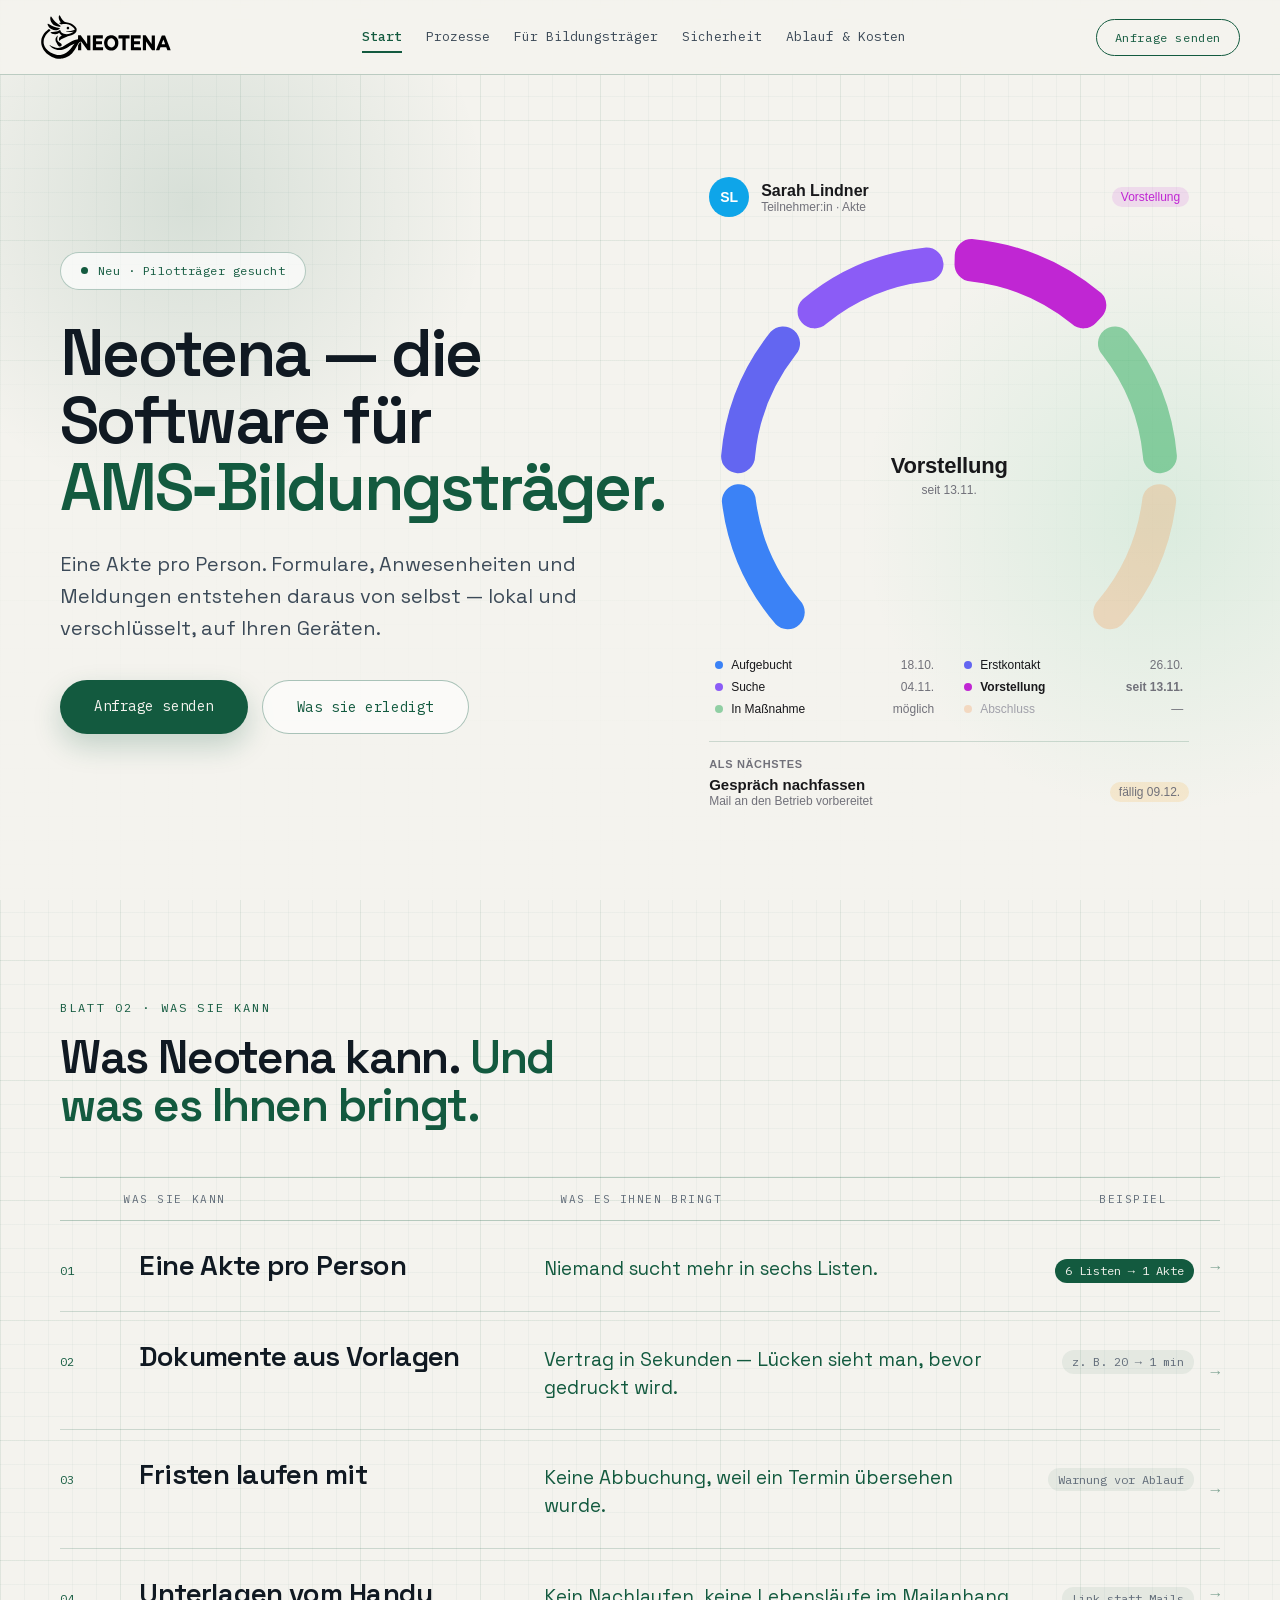
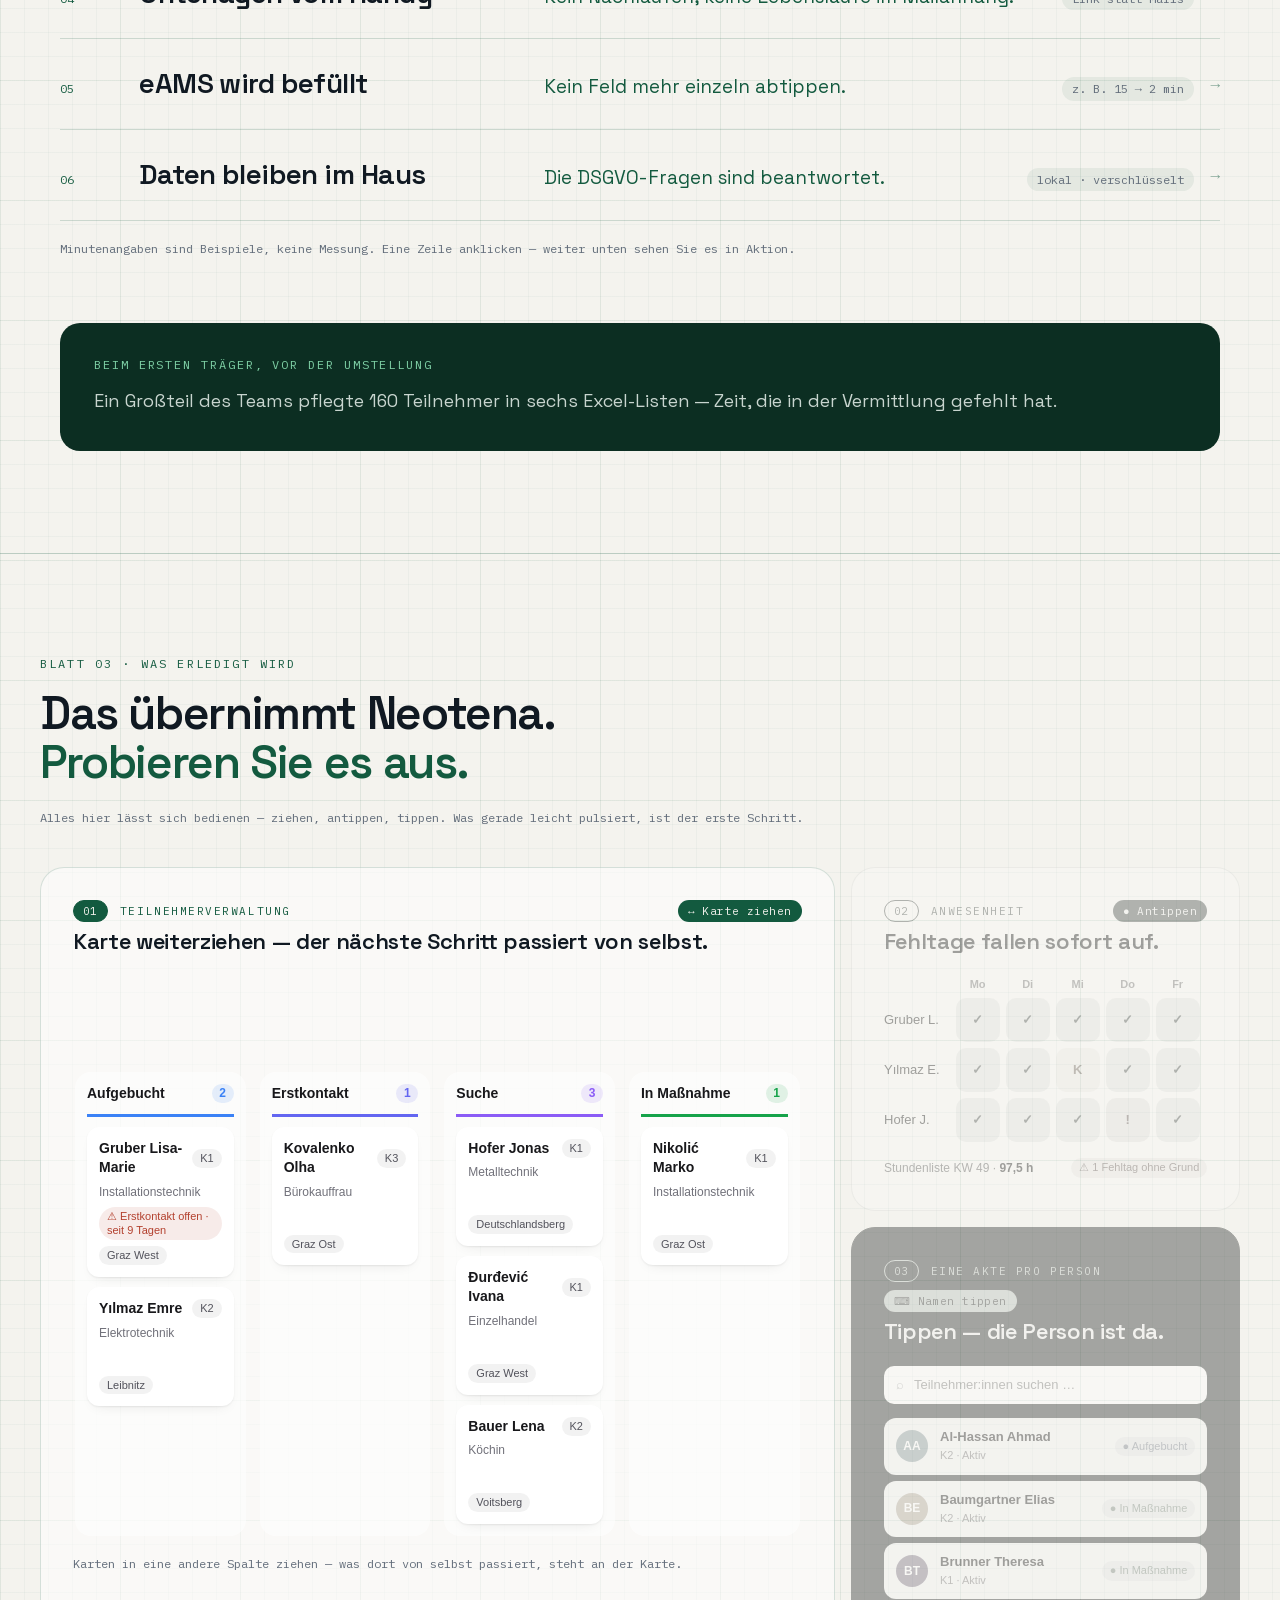
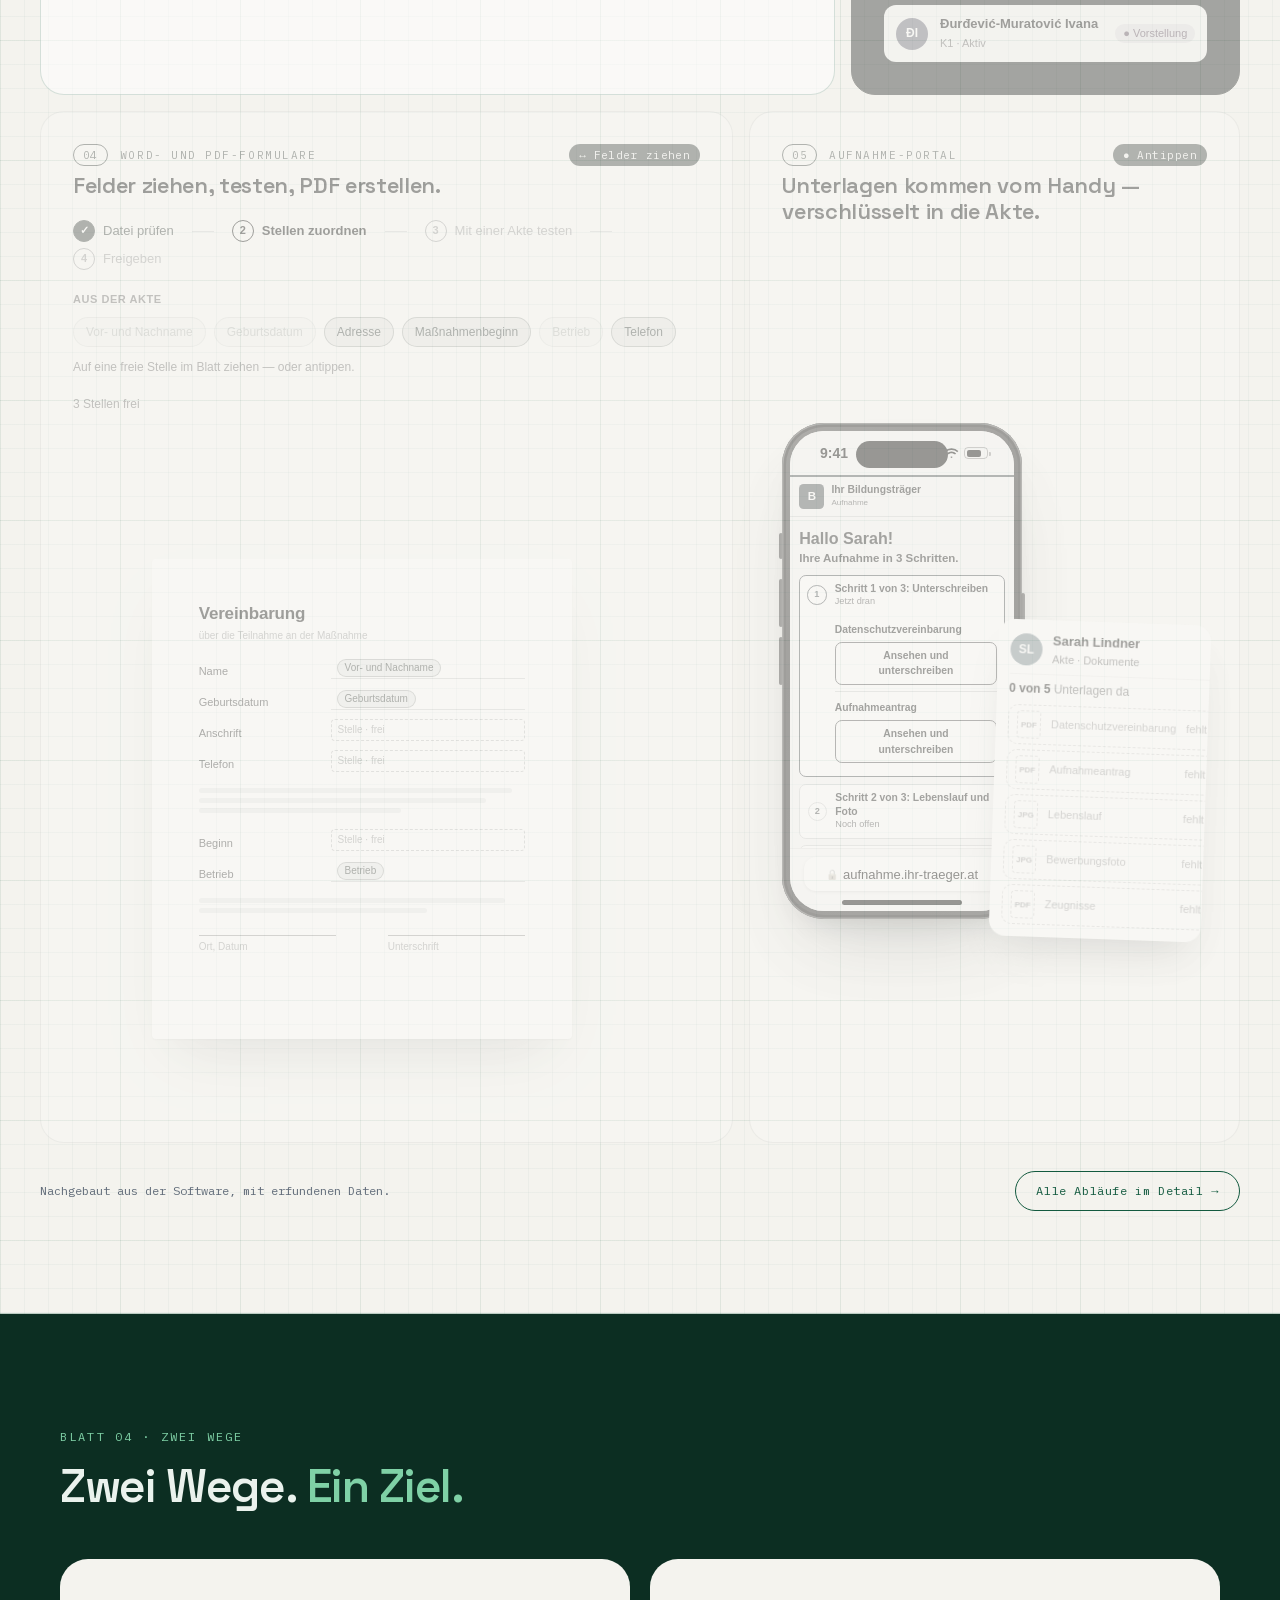
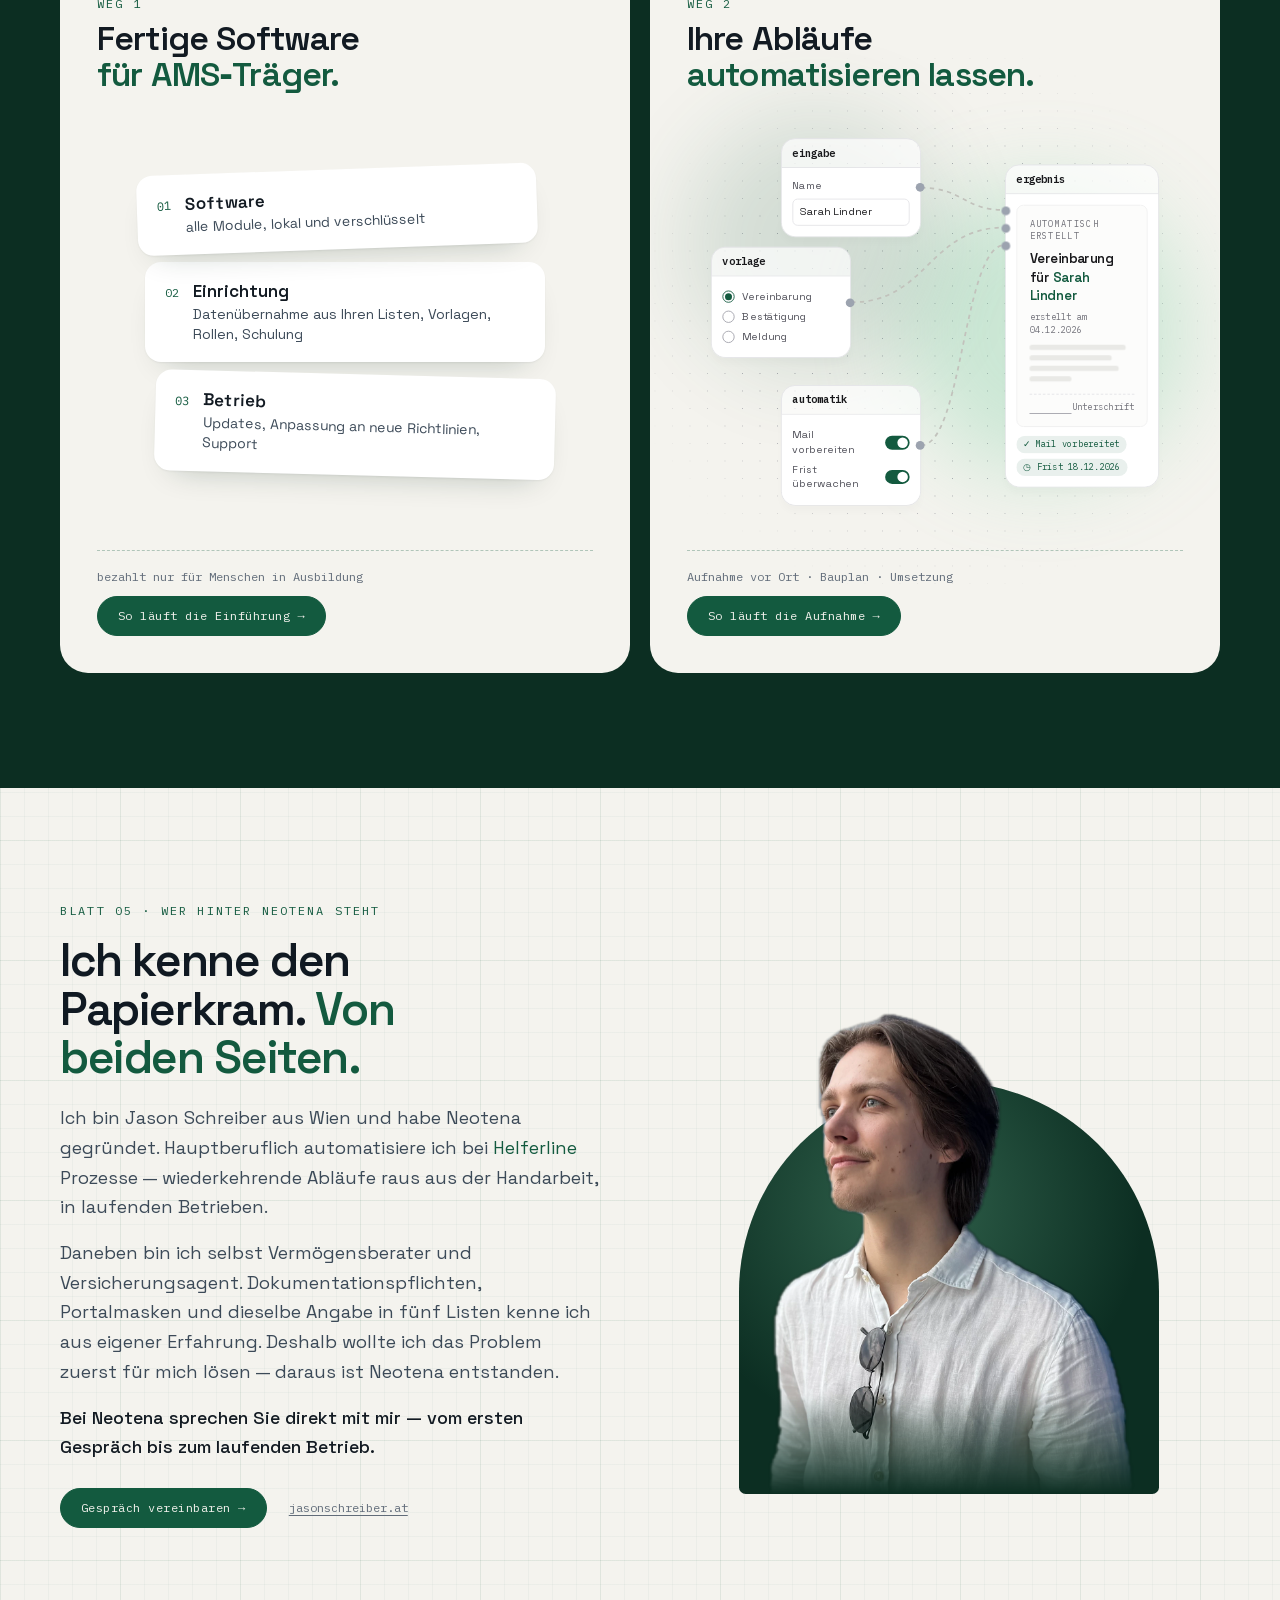
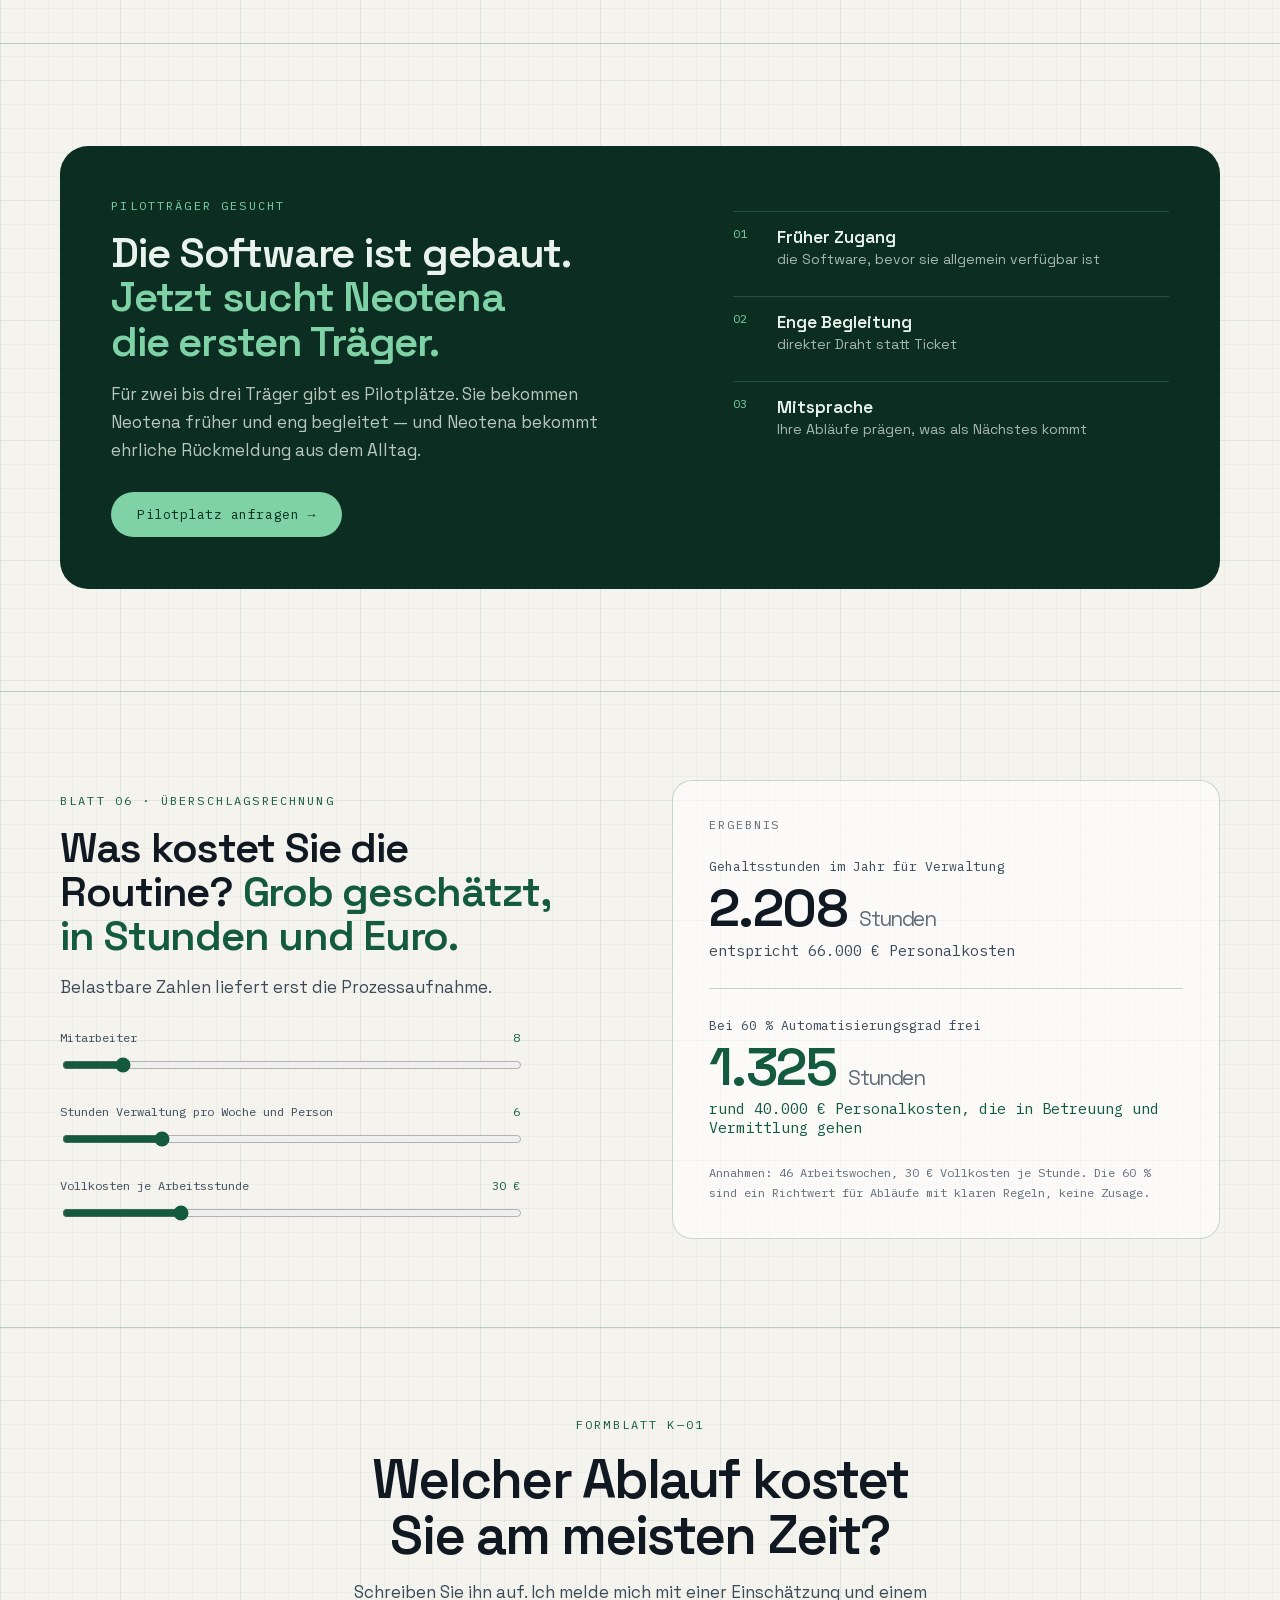
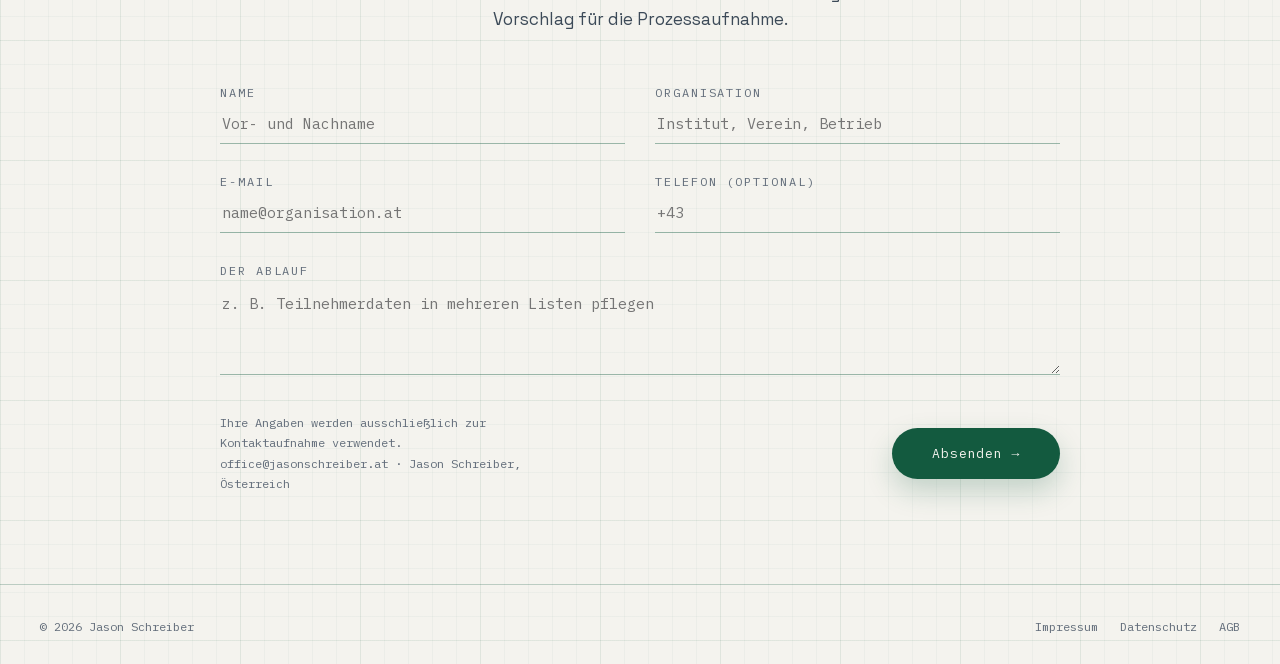
<file: index.html>
<!DOCTYPE html>
<html lang="de-AT">
<head>
<meta charset="utf-8">
<meta name="viewport" content="width=device-width, initial-scale=1">
<meta name="theme-color" content="#F4F3EE">
<link rel="icon" type="image/png" sizes="32x32" href="/assets/favicon-32.png?v=01700a30">
<link rel="apple-touch-icon" href="/assets/apple-touch-icon.png?v=8b65be48">
<title>Software für AMS-Bildungsträger | Neotena Wien</title>
<meta name="description" content="Eine Akte pro Person: Teilnehmerverwaltung, Formulare, Anwesenheiten und eAMS-Meldungen automatisch — lokal und verschlüsselt. Bezahlt nur für Menschen in Ausbildung." />
<meta name="author" content="Jason Schreiber" />
<meta name="robots" content="index, follow" />
<link rel="canonical" href="https://neotena.jasonschreiber.at/" />
<meta property="og:url" content="https://neotena.jasonschreiber.at/" />
<meta property="og:type" content="website" />
<meta property="og:locale" content="de_AT" />
<meta property="og:title" content="Software für AMS-Bildungsträger | Neotena Wien" />
<meta property="og:description" content="Eine Akte pro Person: Teilnehmerverwaltung, Formulare, Anwesenheiten und eAMS-Meldungen automatisch — lokal und verschlüsselt. Bezahlt nur für Menschen in Ausbildung." />
<meta property="og:image" content="https://neotena.jasonschreiber.at/assets/og.jpg" />
<meta property="og:image:width" content="1200" />
<meta property="og:image:height" content="630" />
<meta property="og:site_name" content="Neotena" />
<meta name="twitter:card" content="summary_large_image" />
<script type="application/ld+json">{"@context":"https://schema.org","@type":"ProfessionalService","name":"Neotena","description":"Software für AMS-Bildungsträger: eine Akte pro Person, Formulare, Anwesenheiten und das Befüllen von Portalen wie eAMS — lokal und verschlüsselt. Bezahlt nur für Menschen in Ausbildung.","founder":{"@type":"Person","name":"Jason Schreiber","url":"https://jasonschreiber.at"},"email":"office@jasonschreiber.at","telephone":"+436766433346","address":{"@type":"PostalAddress","streetAddress":"Kalvarienberggasse 18/1/21","postalCode":"1170","addressLocality":"Wien","addressCountry":"AT"},"areaServed":"AT","knowsLanguage":"de-AT","url":"https://neotena.jasonschreiber.at/","logo":"https://neotena.jasonschreiber.at/assets/apple-touch-icon.png","image":"https://neotena.jasonschreiber.at/assets/og.jpg"}</script>
<link href="/assets/fonts/fonts.css?v=b1770259" rel="stylesheet" />
<link rel="preload" href="/assets/fonts/space-grotesk-latin.woff2" as="font" type="font/woff2" crossorigin="" />
<script src="/assets/flow.js?v=0f6fc328" defer></script>
<script src="/assets/interaktiv.js?v=c60eef68" defer></script>
<script src="/assets/nachbau.js?v=1e6e6358" defer></script>
<style>
  body { margin: 0; background: #F4F3EE; }
  a { color: #135A3F; text-decoration: none; }
  a:hover { color: #0B3D2A; }
  ::selection { background: #CDE9DA; }
  input, textarea, button, select { box-sizing: border-box; width: 100%; }
  [data-rv] { opacity: 0; transform: translateY(20px); }
  [data-rv].rv-in { opacity: 1; transform: none; transition: opacity .8s ease, transform .9s cubic-bezier(.22,.61,.36,1); }
  @media (prefers-reduced-motion: reduce) { [data-rv] { opacity: 1; transform: none; } [style*="animation"] { animation: none !important; } }
  @keyframes axDrift { 0%, 100% { transform: translateY(0); } 50% { transform: translateY(-7px); } }
  @keyframes axSweep { 0% { transform: translateY(-10%); opacity: 0; } 20% { opacity: .55; } 100% { transform: translateY(320%); opacity: 0; } }
  @keyframes axPulse { 0%, 100% { opacity: 1; } 50% { opacity: .45; } }
  @keyframes axDash { to { background-position-y: 12px; } }
  @keyframes axFill { 0% { width: 12%; } 100% { width: 92%; } }
  @keyframes axTravel { 0% { left: -2%; opacity: 0; } 12% { opacity: 1; } 88% { opacity: 1; } 100% { left: 100%; opacity: 0; } }
  @keyframes axHalo { 0% { transform: scale(.6); opacity: .55; } 100% { transform: scale(2.1); opacity: 0; } }
  @keyframes axRise { 0% { opacity: 0; transform: translateY(14px) scale(.985); } 100% { opacity: 1; transform: none; } }
  @keyframes axRipple { 0% { transform: scale(.85); opacity: .5; } 100% { transform: scale(1.55); opacity: 0; } }
  @keyframes axType { 0%, 8% { width: 6%; } 55%, 100% { width: 82%; } }
  @keyframes axCheck { 0%, 18% { opacity: 0; transform: scale(.5); } 34%, 100% { opacity: 1; transform: none; } }
  @keyframes axDot { 0% { left: 0%; opacity: 0; } 12% { opacity: 1; } 88% { opacity: 1; } 100% { left: 100%; opacity: 0; } }
  @keyframes axGlow { 0%, 100% { box-shadow: 0 0 0 0 rgba(127,209,166,.35); } 50% { box-shadow: 0 0 26px 4px rgba(127,209,166,.35); } }

  .hv1:hover { color: #135A3F !important; }
  .hv2:hover { color: #135A3F !important; }
  .hv3:hover { color: #135A3F !important; }
  .hv4:hover { color: #135A3F !important; }
  .hv5:hover { color: #135A3F !important; }
  .hv6:hover { background: #135A3F !important; color: #F4F3EE !important; }
  .hv7:hover { background: #0B3D2A !important; transform: translateY(-2px) !important; }
  .hv8:hover { background: #FFFFFF !important; transform: translateY(-2px) !important; }
  .hv9:hover { background: #135A3F !important; color: #F4F3EE !important; }
  .hv10:hover { background: #135A3F !important; color: #F4F3EE !important; }
  .hv11:hover { background: #0B3D2A !important; }
  .hv12:hover { background: #0B3D2A !important; transform: translateY(-2px) !important; }
  .hv13:hover { color: #135A3F !important; }
  .hv14:hover { color: #135A3F !important; }
  .hv15:hover { color: #135A3F !important; }
  .fc16:focus { outline: none !important; border-bottom-color: #135A3F !important; }
  .fc17:focus { outline: none !important; border-bottom-color: #135A3F !important; }
  .fc18:focus { outline: none !important; border-bottom-color: #135A3F !important; }
  .fc19:focus { outline: none !important; border-bottom-color: #135A3F !important; }
  .fc20:focus { outline: none !important; border-bottom-color: #135A3F !important; }
</style>
<style>
  *, *::before, *::after { box-sizing: border-box; }
  html { scroll-behavior: smooth; }
  @media (prefers-reduced-motion: reduce) { html { scroll-behavior: auto; } }
  img { max-width: 100%; display: block; }
  /* iOS zoomt bei Eingabefeldern unter 16 px hinein — auf dem Handy nie kleiner. */
  @media (max-width: 760px) { input, textarea, select { font-size: 16px !important; } }
  /* Lange deutsche Wörter (Datenschutzbeauftragter) trennen statt aus dem Fenster zu ragen. */
  h1, h2, h3 { overflow-wrap: break-word; text-wrap: balance; }
  /* Nur wirklich lange Wörter trennen (Datenschutzbeauftragter), nicht „ver-langt“. */
  @media (max-width: 600px) { h1, h2, h3 { hyphens: auto; -webkit-hyphens: auto; hyphenate-limit-chars: 16 7 7; } }
  /* Prozesse: auf dem Handy immer erst Text, dann Bild. */
  @media (max-width: 760px) { [data-nf="ablauf"] > div { order: 0 !important; } }
  :focus-visible { outline: 2px solid #135A3F; outline-offset: 3px; }
  .ax-page[hidden] { display: none; }
  .ax-nav { width: auto; background: none; border: none; font: inherit; cursor: pointer;
    padding: 6px 0; color: inherit; font-weight: 400;
    border-bottom: 2px solid transparent; transition: color .2s ease, border-color .2s ease; }
  .ax-nav.is-active { color: #135A3F; font-weight: 500; border-bottom-color: #135A3F; }
  .ax-slot { position: absolute; inset: 0; display: grid; place-items: center;
    background: repeating-linear-gradient(45deg, rgba(19,90,63,.05) 0 10px, transparent 10px 20px); }
  .ax-slot img { position: absolute; inset: 0; width: 100%; height: 100%; object-fit: cover; }
  .ax-slot-label { font-family: 'IBM Plex Mono', monospace; font-size: 12px;
    color: #616C79; text-align: center; padding: 0 16px; }
  .ax-note { margin: 0; font-family: 'IBM Plex Mono', monospace; font-size: 13px;
    line-height: 1.6; color: #135A3F; }
  .ax-note[hidden] { display: none; }
  /* „Was sie kann · was es bringt“: große Zeilen, jede führt zu ihrer Kachel im Bento. */
  .nb-kb { display: grid; border-top: 1px solid rgba(19,90,63,.28); }
  .nb-kb-kopf, .nb-kb-zeile { display: grid; grid-template-columns: 3.2em minmax(0, 1fr) minmax(0, 1.25fr) 11em; gap: 8px 28px; align-items: baseline; }
  .nb-kb-kopf { padding: 14px 0; font-family: 'IBM Plex Mono', monospace; font-size: 11px; letter-spacing: .14em; text-transform: uppercase; color: #616C79;
    border-bottom: 1px solid rgba(19,90,63,.28); }
  .nb-kb-zeile { position: relative; padding: clamp(18px, 2.4vw, 28px) 0; border-bottom: 1px solid rgba(19,90,63,.18);
    color: inherit; text-decoration: none; transition: background .3s, padding .3s; }
  .nb-kb-zeile:hover, .nb-kb-zeile:focus-visible { background: rgba(255,255,255,.55); padding-left: 14px; padding-right: 14px; }
  .nb-kb-nr { font-family: 'IBM Plex Mono', monospace; font-size: 12px; color: #135A3F; }
  .nb-kb-kann { font-size: clamp(20px, 2.3vw, 28px); line-height: 1.15; letter-spacing: -.02em; font-weight: 600; }
  .nb-kb-bringt { font-size: clamp(16px, 1.6vw, 19px); line-height: 1.45; color: #135A3F; }
  .nb-kb-bsp { justify-self: end; padding: 4px 10px; border-radius: 999px; background: rgba(19,90,63,.07); font-family: 'IBM Plex Mono', monospace;
    font-size: 12px; color: #616C79; white-space: nowrap; }
  .nb-kb-echt { background: #135A3F; color: #F4F3EE; }
  .nb-kb-zeile::after { content: "→"; position: absolute; right: 0; top: 50%; transform: translate(0, -50%); opacity: .5;
    font-family: 'IBM Plex Mono', monospace; color: #135A3F; transition: opacity .3s, transform .3s; }
  .nb-kb-zeile:hover::after { opacity: 1; transform: translate(-6px, -50%); }
  .nb-kb-bsp { margin-right: 26px; }
  .nb-kb-zeile:hover .nb-kb-bsp { opacity: 0; }
  @media (max-width: 820px) {
    .nb-kb-kopf { display: none; }
    .nb-kb-zeile { padding-right: 28px; }
    .nb-kb-zeile { grid-template-columns: 2.4em minmax(0, 1fr); }
    .nb-kb-bringt, .nb-kb-bsp { grid-column: 2; }
    .nb-kb-bsp { justify-self: start; }
  }
  .nb-kachel { scroll-margin-top: 96px; }
  /* Hero: zwei Türen als Kacheln. */
  .nb-tueren { display: grid; grid-template-columns: repeat(auto-fit, minmax(min(440px, 100%), 1fr)); gap: 20px; }
  .nb-tuer { display: flex; flex-direction: column; min-width: 0; overflow: hidden; padding: clamp(24px, 3vw, 36px);
    border-radius: 28px; border: 1px solid rgba(19,90,63,.2); background: rgba(255,255,255,.55);
    transition: transform .4s cubic-bezier(.2,.7,.2,1), box-shadow .4s, background .4s; }
  .nb-tuer:hover { transform: translateY(-3px); background: rgba(255,255,255,.75); box-shadow: 0 30px 60px -30px rgba(12,46,34,.25); }
  .nb-tuer-weg { font-family: 'IBM Plex Mono', monospace; font-size: 12px; letter-spacing: .16em; text-transform: uppercase; color: #135A3F; }
  .nb-tuer-titel { margin: 10px 0 0; font-size: clamp(26px, 2.8vw, 34px); line-height: 1.08; letter-spacing: -.025em; font-weight: 600; }
  .nb-tuer-bild { flex: 1; display: grid; align-items: center; min-height: 320px; margin: 8px 0; }
  .nb-tuer-fuss { display: flex; flex-wrap: wrap; align-items: center; justify-content: space-between; gap: 12px 20px;
    padding-top: 18px; border-top: 1px dashed rgba(19,90,63,.3); font-family: 'IBM Plex Mono', monospace; font-size: 12px; color: #616C79; }
  .nb-tuer-los { width: auto; padding: 11px 20px; border-radius: 999px; border: 1px solid #135A3F; background: #135A3F; color: #F4F3EE;
    font-family: 'IBM Plex Mono', monospace; font-size: 12px; letter-spacing: .04em; cursor: pointer; text-decoration: none; }
  .nb-tuer-los:hover { background: #0B3D2A; }
  /* Dunkelgrünes Band: bricht die Papierfläche auf; Kacheln stehen hell darauf. */
  .nb-band .nb-tuer { background: #F4F3EE; border-color: transparent; color: #121A22; }
  .nb-band .nb-tuer:hover { background: #FFFFFF; box-shadow: 0 30px 60px -20px rgba(0,0,0,.45); }
  /* Wer dahintersteht: freigestelltes Foto, randlos vor einem grünen Bogen. */
  .nb-portrait { position: relative; max-width: 420px; width: 100%; margin: 0 auto; aspect-ratio: 1132 / 1500; }
  .nb-portrait::before { content: ""; position: absolute; left: 0; right: 0; top: 26%; bottom: 0;
    border-radius: 999px 999px 32px 32px; background: #0C2E22; }
  .nb-portrait::after { content: ""; position: absolute; left: 0; right: 0; top: 26%; bottom: 0; border-radius: 999px 999px 32px 32px;
    background: radial-gradient(circle at 40% 30%, rgba(127,209,166,.32), transparent 62%); }
  @media (max-width: 760px) { .nb-portrait { order: 0 !important; } }
  .nb-portrait img { position: relative; z-index: 1; width: 92%; height: 100%; margin: 0 auto; object-fit: contain; object-position: bottom;
    -webkit-mask-image: linear-gradient(to bottom, #000 82%, transparent 100%); mask-image: linear-gradient(to bottom, #000 82%, transparent 100%); }
  /* Pilotangebot: dunkle Karte über die Breite. */
  .nb-pilot { display: grid; grid-template-columns: minmax(0, 1.3fr) minmax(0, 1fr); gap: 28px 56px; align-items: center;
    padding: clamp(28px, 4vw, 56px); border-radius: 28px; background: #0C2E22; color: #EAF2ED; }
  .nb-pilot-liste { list-style: none; margin: 0; padding: 0; display: grid; gap: 14px; }
  .nb-pilot-liste li { display: grid; grid-template-columns: 2.4em 1fr; gap: 2px 10px; padding: 14px 0; border-top: 1px solid rgba(127,209,166,.22);
    font-size: 14px; color: rgba(234,242,237,.7); }
  .nb-pilot-liste li span { grid-row: span 2; font-family: 'IBM Plex Mono', monospace; font-size: 12px; color: #7FD1A6; }
  .nb-pilot-liste b { font-size: 17px; font-weight: 600; color: #EAF2ED; }
  .nb-pilot-los { grid-column: 1 / -1; justify-self: start; padding: 14px 26px; border-radius: 999px; background: #7FD1A6; color: #0C2E22;
    font-family: 'IBM Plex Mono', monospace; font-size: 13px; letter-spacing: .04em; text-decoration: none; transition: background .3s; }
  .nb-pilot-los:hover { background: #A6E3C3; }
  @media (max-width: 860px) { .nb-pilot { grid-template-columns: 1fr; } }
  /* Sicherheit: drei Gruppen, je Schicht ein Satz und die Technik. */
  .nb-schutz { display: grid; grid-template-columns: repeat(auto-fit, minmax(min(320px, 100%), 1fr)); gap: 16px; }
  .nb-sg { display: grid; align-content: start; gap: 0; padding: clamp(20px, 2.6vw, 30px); border-radius: 24px; border: 1px solid rgba(19,90,63,.16); background: rgba(255,255,255,.5); }
  .nb-sg .nb-k-label { margin-bottom: 10px; }
  .nb-sz { display: grid; gap: 4px; padding: 16px 0; border-top: 1px solid rgba(19,90,63,.14); }
  .nb-sz b { font-size: 18px; font-weight: 600; letter-spacing: -.01em; }
  .nb-sz span { font-size: 15px; line-height: 1.55; color: #3C4A58; }
  .nb-sz code { font-family: 'IBM Plex Mono', monospace; font-size: 11px; color: #135A3F; }
  /* Kosten: welche Stages verrechnet werden. */
  .nb-zaehlt { display: grid; grid-template-columns: repeat(5, minmax(0, 1fr)); gap: 8px; }
  .nb-z-st { display: grid; gap: 6px; padding: 14px; border-radius: 14px; border: 1px dashed rgba(127,209,166,.3);
    font-size: 14px; font-weight: 600; color: rgba(234,242,237,.55); }
  .nb-z-st i { width: 10px; height: 10px; border-radius: 50%; opacity: .5; }
  .nb-z-st span { font-family: 'IBM Plex Mono', monospace; font-size: 11px; font-weight: 400; }
  .nb-z-ja { border: 0; background: #7FD1A6; color: #0C2E22; }
  .nb-z-ja i { opacity: 1; } .nb-z-ja span { font-weight: 600; }
  @media (max-width: 760px) { .nb-zaehlt { grid-template-columns: 1fr 1fr; } .nb-z-ja { grid-column: 1 / -1; } }
  /* Weg 1: das Paket als drei aufgefächerte Karten. */
  .nb-paket { position: relative; display: grid; gap: 12px; max-width: 400px; width: 100%; margin: 0 auto; }
  .nb-paket-karte { display: grid; grid-template-columns: auto 1fr; gap: 2px 14px; align-items: baseline; padding: 18px 20px;
    border-radius: 16px; background: #FFFFFF; box-shadow: 0 1px 2px rgba(0,0,0,.05), 0 16px 32px -20px rgba(12,46,34,.3);
    transition: transform .5s cubic-bezier(.2,.7,.2,1); }
  .nb-paket-karte:nth-child(1) { transform: rotate(-2deg) translateX(-8px); }
  .nb-paket-karte:nth-child(3) { transform: rotate(1.5deg) translateX(10px); }
  .nb-tuer:hover .nb-paket-karte { transform: none; }
  .nb-paket-nr { grid-row: span 2; font-family: 'IBM Plex Mono', monospace; font-size: 12px; color: #135A3F; }
  .nb-paket-karte b { font-size: 17px; font-weight: 600; }
  .nb-paket-karte span:last-child { font-size: 14px; line-height: 1.45; color: #3C4A58; }
  /* Bento: Kacheln in verschiedenen Größen, jede zum Anfassen. */
  .nb-bento { display: grid; grid-template-columns: repeat(12, minmax(0, 1fr)); gap: 16px; }
  .nb-kachel { display: flex; flex-direction: column; min-width: 0; padding: clamp(20px, 2.6vw, 32px);
    border-radius: 24px; border: 1px solid rgba(19,90,63,.16); background: rgba(255,255,255,.5); }
  /* Dunkelgrüne Kacheln: dasselbe Grün wie das Band, Inhalt bleibt hell. */
  .nb-kachel.nb-dunkel { background: #0C2E22; border-color: #0C2E22; color: #EAF2ED; }
  .nb-dunkel .nb-k-label { color: #7FD1A6; }
  .nb-dunkel .nb-k-tipp { background: #7FD1A6; color: #0C2E22; }
  .nb-dunkel .pt-linie { border-color: rgba(127,209,166,.45) !important; }
  .nb-dunkel .pt-akte { background: rgba(255,255,255,.96); color: #18181b; }
  .nb-dunkel .nb-suche { background: #FFFFFF; }
  .nb-dunkel .nb-tn { background: rgba(255,255,255,.94); color: #18181b; }
  .nb-dunkel .nb-nichts { color: rgba(234,242,237,.7); }
  .nb-k4 { grid-column: span 4; } .nb-k6 { grid-column: span 6; } .nb-k8 { grid-column: span 8; } .nb-k12 { grid-column: span 12; }
  .nb-hoch { grid-row: span 2; }
  .nb-k-label { font-family: 'IBM Plex Mono', monospace; font-size: 11px; letter-spacing: .14em; text-transform: uppercase; color: #135A3F;
    display: flex; flex-wrap: wrap; align-items: center; justify-content: space-between; gap: 8px; }
  .nb-k-tipp { padding: 4px 10px; border-radius: 999px; background: #135A3F; color: #F4F3EE; letter-spacing: .04em; text-transform: none; font-size: 11px; white-space: nowrap; }
  .nb-k-titel { margin: 6px 0 22px; font-size: clamp(19px, 1.8vw, 22px); line-height: 1.2; letter-spacing: -.015em; font-weight: 600; }
  @media (max-width: 960px) {
    .nb-bento { grid-template-columns: 1fr; }
    .nb-k4, .nb-k6, .nb-k8, .nb-k12 { grid-column: auto; } .nb-hoch { grid-row: auto; }
  }
  /* Schmaler Viewport: Logo und Anfrage-Button in die erste Zeile, Navigation darunter. */
  /* „Was erledigt wird“: Raster, Kachelgröße nach Inhalt. Kacheln erscheinen
     nacheinander beim Scrollen; Inhalt sitzt mittig in der Kachel. */
  .nb-bento { align-items: stretch; }
  .nb-bento > .nb-kachel > [data-nachbau] { margin-block: auto; }
  .nb-bento > .nb-kachel { opacity: 0; transform: translateY(28px); transition: opacity .7s ease, transform .7s cubic-bezier(.2,.7,.2,1); }
  .nb-bento > .nb-kachel.is-da { opacity: 1; transform: none; }
  @media (prefers-reduced-motion: reduce) { .nb-bento > .nb-kachel { opacity: 1; transform: none; } }
  .nb-k5 { grid-column: span 5; } .nb-k7 { grid-column: span 7; }
  /* Nummerierung und Fokus: nur eine Kachel ist hell und spielt sich vor. */
  #erledigt { counter-reset: station; }
  .nb-pin + .nb-pin { margin-top: 16px; }
  .nb-bento > .nb-kachel { counter-increment: station; }
  .nb-bento > .nb-kachel > .nb-k-label > span:first-child::before { content: counter(station, decimal-leading-zero);
    display: inline-block; margin-right: 12px; padding: 3px 9px; border-radius: 999px; border: 1px solid currentColor; letter-spacing: .04em; }
  .nb-bento > .nb-kachel.is-da { transition: opacity .5s ease, filter .5s ease, transform .7s cubic-bezier(.2,.7,.2,1); }
  #erledigt.hat-fokus .nb-bento > .nb-kachel.is-da:not(.is-fokus) { opacity: .38; filter: grayscale(.9); }
  .nb-bento > .nb-kachel:not(.is-fokus) .nb-lockt { animation: none; }
  .nb-bento > .nb-kachel:not(.is-fokus) * { animation-play-state: paused !important; }
  .nb-bento > .nb-kachel.is-fokus > .nb-k-label > span:first-child::before { background: #135A3F; color: #F4F3EE; border-color: #135A3F; }
  .nb-bento > .nb-kachel.nb-dunkel.is-fokus > .nb-k-label > span:first-child::before { background: #7FD1A6; color: #0C2E22; border-color: #7FD1A6; }
  @media (max-width: 960px) { .nb-k5, .nb-k7 { grid-column: auto; } }
  /* Kopfzeile: Inhalt so breit wie der breiteste Abschnitt (1400 px), Fläche bleibt randlos. */
  body > header, header[style*="sticky"] { padding-left: max(clamp(20px, 5vw, 40px), calc((100% - 1400px) / 2)) !important;
    padding-right: max(clamp(20px, 5vw, 40px), calc((100% - 1400px) / 2)) !important; }
  /* Handy: Burger-Menü statt Navigationszeile. */
  .ax-burger { display: none; }
  @media (max-width: 860px) {
    header > a[href="#kontakt"] { margin-left: auto; padding: 9px 14px !important; }
    .ax-burger { display: grid; place-items: center; width: 42px; height: 42px; padding: 0; border: 1px solid rgba(19,90,63,.35);
      border-radius: 999px; background: transparent; cursor: pointer; }
    .ax-burger span, .ax-burger span::before, .ax-burger span::after { display: block; width: 16px; height: 1.5px; background: #135A3F;
      position: relative; transition: transform .25s, background .2s; }
    .ax-burger span::before, .ax-burger span::after { content: ""; position: absolute; left: 0; }
    .ax-burger span::before { top: -5px; } .ax-burger span::after { top: 5px; }
    header.is-offen .ax-burger span { background: transparent; }
    header.is-offen .ax-burger span::before { transform: translateY(5px) rotate(45deg); }
    header.is-offen .ax-burger span::after { transform: translateY(-5px) rotate(-45deg); }
    header > nav { display: none !important; order: 3; flex-basis: 100%; flex-direction: column; align-items: stretch !important;
      gap: 0 !important; padding: 8px 0 6px; }
    header.is-offen > nav { display: flex !important; }
    header > nav > * { text-align: left; padding: 14px 2px !important; font-size: 17px !important; border-bottom: 1px solid rgba(19,90,63,.14) !important; }
    header > nav > *:last-child { border-bottom: 0 !important; }
    header > nav > .ax-nav.is-active { border-bottom-color: rgba(19,90,63,.14) !important; }
  }
</style>
</head>
<body>
<div style="font-family: 'Space Grotesk', system-ui, sans-serif; color: #101922; background: #F4F3EE; background-image: radial-gradient(130% 80% at 50% 4%, rgba(244,243,238,0) 30%, rgba(244,243,238,.75) 72%, rgba(244,243,238,.96) 100%), linear-gradient(rgba(19,90,63,.035) 1px, transparent 1px), linear-gradient(90deg, rgba(19,90,63,.035) 1px, transparent 1px), linear-gradient(rgba(19,90,63,.06) 1px, transparent 1px), linear-gradient(90deg, rgba(19,90,63,.06) 1px, transparent 1px); background-size: 100% 100%, 24px 24px, 24px 24px, 120px 120px, 120px 120px; background-attachment: fixed, scroll, scroll, scroll, scroll; min-height: 100vh;">

  <header style="position: sticky; top: 0; z-index: 50; display: flex; align-items: center; justify-content: space-between; gap: 24px; flex-wrap: wrap; padding: clamp(11px, 7vw, 14px) clamp(20px, 5vw, 40px); background: rgba(244,243,238,.9); backdrop-filter: blur(8px); border-bottom: 1px solid rgba(19,90,63,.25);">
    <button type="button" data-go="start" aria-label="Zur Startseite" style="width: auto; display: flex; align-items: center; background: none; border: none; padding: 0; cursor: pointer; font-family: inherit;">
      <img src="/assets/neotena.svg?v=9c6d75fc" alt="Neotena" width="1092" height="381" style="height: clamp(34px, 4vw, 46px); width: auto; display: block;" />
    </button>
    <nav style="display: flex; gap: clamp(12px, 2vw, 24px); flex-wrap: wrap; flex: 1 1 auto; justify-content: center; font-family: 'IBM Plex Mono', monospace; font-size: 13px; letter-spacing: .04em; color: #3C4A58;">
      <button type="button" data-go="start" data-nav="start" class="ax-nav hv1">Start</button>
      <button type="button" data-go="prozesse" data-nav="prozesse" class="ax-nav hv2">Prozesse</button>
      <button type="button" data-go="traeger" data-nav="traeger" class="ax-nav hv3">Für Bildungsträger</button>
      <button type="button" data-go="sicherheit" data-nav="sicherheit" class="ax-nav hv4">Sicherheit</button>
      <button type="button" data-go="preise" data-nav="preise" class="ax-nav hv5">Ablauf &amp; Kosten</button>
    </nav>
    <a href="#kontakt" style="width: auto; white-space: nowrap; font-family: 'IBM Plex Mono', monospace; font-size: 12px; letter-spacing: .05em; padding: 10px 18px; border-radius: 999px; border: 1px solid #135A3F; color: #135A3F;" class="hv6">Anfrage senden</a>
  </header>

  <div class="ax-page" data-page="start">
  <div>
    <section style="position: relative; overflow: hidden; padding: clamp(64px, 8vw, 118px) clamp(20px, 5vw, 40px) clamp(56px, 7vw, 92px);">
      <div style="position: absolute; top: -180px; left: -120px; width: 620px; height: 620px; border-radius: 50%; background: radial-gradient(circle, rgba(19,90,63,.13), rgba(19,90,63,0) 68%); pointer-events: none;"></div>
      <div style="position: absolute; top: 120px; right: -200px; width: 640px; height: 640px; border-radius: 50%; background: radial-gradient(circle, rgba(127,209,166,.22), rgba(127,209,166,0) 66%); pointer-events: none;"></div>

      <div style="position: relative; max-width: 1160px; margin: 0 auto; display: grid; grid-template-columns: repeat(auto-fit, minmax(min(340px, 100%), 1fr)); gap: clamp(40px, 6vw, 88px); align-items: center;">
        <div>
          <a href="#pilot" style="display: inline-flex; align-items: center; gap: 10px; border-radius: 999px; border: 1px solid rgba(19,90,63,.3); background: rgba(255,255,255,.7); padding: 9px 20px; max-width: 100%; text-align: left; line-height: 1.5; text-decoration: none; font-family: 'IBM Plex Mono', monospace; font-size: 12px; letter-spacing: .04em; color: #135A3F;">
            <span style="flex: none; width: 7px; height: 7px; border-radius: 50%; background: #135A3F;"></span>
            Neu · Pilotträger gesucht
          </a>
          <h1 style="font-size: clamp(38px, 5.2vw, 66px); line-height: 1.02; letter-spacing: -.04em; font-weight: 600; margin: 30px 0 26px; text-wrap: balance;">Neotena — die Software für <span style="color: #135A3F; white-space: nowrap;">AMS‑Bildungsträger.</span></h1>
          <p style="font-size: clamp(17px, 1.8vw, 20px); line-height: 1.6; color: #3C4A58; max-width: 26em; margin: 0 0 36px;">Eine Akte pro Person. Formulare, Anwesenheiten und Meldungen entstehen daraus von selbst — lokal und verschlüsselt, auf Ihren Geräten.</p>
          <div style="display: flex; gap: 14px; flex-wrap: wrap;">
            <a href="#kontakt" style="width: auto; border-radius: 999px; font-family: 'IBM Plex Mono', monospace; font-size: 14px; letter-spacing: .04em; padding: 17px 34px; background: #135A3F; color: #F4F3EE; box-shadow: 0 12px 28px rgba(19,90,63,.22); transition: transform .3s ease, background-color .3s ease;" class="hv7">Anfrage senden</a>
            <a href="#erledigt" style="width: auto; border-radius: 999px; font-family: 'IBM Plex Mono', monospace; font-size: 14px; letter-spacing: .04em; padding: 17px 34px; border: 1px solid rgba(19,90,63,.35); background: rgba(255,255,255,.6); color: #135A3F; transition: transform .3s ease, background-color .3s ease;" class="hv8">Was sie erledigt</a>
          </div>
        </div>
        <div id="nf-kreis" style="position: relative; min-height: 420px;"></div>
      </div>
    </section>

    <section style="padding: clamp(64px, 8vw, 120px) clamp(20px, 5vw, 40px); border-bottom: 1px solid rgba(19,90,63,.25);">
      <div style="max-width: 1160px; margin: 0 auto;">
        <div style="font-family: 'IBM Plex Mono', monospace; font-size: 12px; letter-spacing: .18em; text-transform: uppercase; color: #135A3F; margin-bottom: 18px;">Blatt 02 · Was sie kann</div>
        <h2 style="font-size: clamp(30px, 3.6vw, 46px); line-height: 1.05; letter-spacing: -.03em; font-weight: 600; margin: 0 0 clamp(32px, 4vw, 48px); max-width: 18em;">Was Neotena kann. <span style="color: #135A3F;">Und was es Ihnen bringt.</span></h2>
        <div class="nb-kb">
          <div class="nb-kb-kopf"><span></span><span>Was sie kann</span><span>Was es Ihnen bringt</span><span>Beispiel</span></div>
          <a class="nb-kb-zeile" href="#k-akte"><span class="nb-kb-nr">01</span><span class="nb-kb-kann">Eine Akte pro Person</span><span class="nb-kb-bringt">Niemand sucht mehr in sechs Listen.</span><span class="nb-kb-bsp nb-kb-echt">6 Listen → 1 Akte</span></a>
          <a class="nb-kb-zeile" href="#k-vorlage"><span class="nb-kb-nr">02</span><span class="nb-kb-kann">Dokumente aus Vorlagen</span><span class="nb-kb-bringt">Vertrag in Sekunden — Lücken sieht man, bevor gedruckt wird.</span><span class="nb-kb-bsp">z. B. 20 → 1 min</span></a>
          <a class="nb-kb-zeile" href="#k-pipeline"><span class="nb-kb-nr">03</span><span class="nb-kb-kann">Fristen laufen mit</span><span class="nb-kb-bringt">Keine Abbuchung, weil ein Termin übersehen wurde.</span><span class="nb-kb-bsp">Warnung vor Ablauf</span></a>
          <a class="nb-kb-zeile" href="#k-portal"><span class="nb-kb-nr">04</span><span class="nb-kb-kann">Unterlagen vom Handy</span><span class="nb-kb-bringt">Kein Nachlaufen, keine Lebensläufe im Mailanhang.</span><span class="nb-kb-bsp">Link statt Mails</span></a>
          <a class="nb-kb-zeile" href="/prozesse/#ablauf-06"><span class="nb-kb-nr">05</span><span class="nb-kb-kann">eAMS wird befüllt</span><span class="nb-kb-bringt">Kein Feld mehr einzeln abtippen.</span><span class="nb-kb-bsp">z. B. 15 → 2 min</span></a>
          <a class="nb-kb-zeile" href="/sicherheit/"><span class="nb-kb-nr">06</span><span class="nb-kb-kann">Daten bleiben im Haus</span><span class="nb-kb-bringt">Die DSGVO-Fragen sind beantwortet.</span><span class="nb-kb-bsp">lokal · verschlüsselt</span></a>
        </div>
        <p style="font-family: 'IBM Plex Mono', monospace; font-size: 12px; color: #616C79; line-height: 1.7; margin: 18px 0 clamp(40px, 5vw, 64px);">Minutenangaben sind Beispiele, keine Messung. Eine Zeile anklicken — weiter unten sehen Sie es in Aktion.</p>
        <div style="border-radius: 20px; background: #0C2E22; color: #EAF2ED; padding: clamp(24px, 3vw, 34px);">
          <div style="font-family: 'IBM Plex Mono', monospace; font-size: 12px; letter-spacing: .16em; text-transform: uppercase; color: #7FD1A6; margin-bottom: 14px;">Beim ersten Träger, vor der Umstellung</div>
          <p style="font-size: clamp(16px, 1.7vw, 18px); line-height: 1.7; margin: 0; color: rgba(234,242,237,.85);">Ein Großteil des Teams pflegte 160 Teilnehmer in sechs Excel-Listen — Zeit, die in der Vermittlung gefehlt hat.</p>
        </div>
      </div>
    </section>

    <section id="erledigt" style="padding: clamp(64px, 8vw, 120px) clamp(20px, 5vw, 40px); border-bottom: 1px solid rgba(19,90,63,.25); scroll-margin-top: 80px;">
      <div style="max-width: 1400px; margin: 0 auto;">
        <div style="font-family: 'IBM Plex Mono', monospace; font-size: 12px; letter-spacing: .18em; text-transform: uppercase; color: #135A3F; margin-bottom: 18px;">Blatt 03 · Was erledigt wird</div>
        <h2 style="font-size: clamp(30px, 3.6vw, 46px); line-height: 1.05; letter-spacing: -.03em; font-weight: 600; margin: 0 0 clamp(32px, 4vw, 48px); max-width: 18em;">Das übernimmt Neotena. <span style="color: #135A3F;">Probieren Sie es aus.</span></h2>
        <p style="font-family: 'IBM Plex Mono', monospace; font-size: 12px; color: #616C79; line-height: 1.7; margin: calc(-1 * clamp(16px, 2vw, 28px)) 0 clamp(28px, 3vw, 40px);">Alles hier lässt sich bedienen — ziehen, antippen, tippen. Was gerade leicht pulsiert, ist der erste Schritt.</p>
        <div class="nb-pin" data-schritte="3"><div class="nb-bento">
          <div id="k-pipeline" class="nb-kachel nb-k8 nb-hoch"><div class="nb-k-label"><span>Teilnehmerverwaltung</span><span class="nb-k-tipp">↔ Karte ziehen</span></div><div class="nb-k-titel">Karte weiterziehen — der nächste Schritt passiert von selbst.</div><div data-nachbau="pipeline"></div></div>
          <div id="k-anwesenheit" class="nb-kachel nb-k4"><div class="nb-k-label"><span>Anwesenheit</span><span class="nb-k-tipp">● Antippen</span></div><div class="nb-k-titel">Fehltage fallen sofort auf.</div><div data-nachbau="anwesenheit"></div></div>
          <div id="k-akte" class="nb-kachel nb-dunkel nb-k4"><div class="nb-k-label"><span>Eine Akte pro Person</span><span class="nb-k-tipp">⌨ Namen tippen</span></div><div class="nb-k-titel">Tippen — die Person ist da.</div><div data-nachbau="teilnehmer" data-anzahl="4"></div></div>
        </div></div>
        <div class="nb-pin" data-schritte="2"><div class="nb-bento">
          <div id="k-vorlage" class="nb-kachel nb-k7"><div class="nb-k-label"><span>Word- und PDF-Formulare</span><span class="nb-k-tipp">↔ Felder ziehen</span></div><div class="nb-k-titel">Felder ziehen, testen, PDF erstellen.</div><div data-nachbau="vorlage"></div></div>
          <div id="k-portal" class="nb-kachel nb-k5 pt-kompakt"><div class="nb-k-label"><span>Aufnahme-Portal</span><span class="nb-k-tipp">● Antippen</span></div><div class="nb-k-titel">Unterlagen kommen vom Handy — verschlüsselt in die Akte.</div><div data-nachbau="portal"></div></div>
        </div></div>
        <div style="display: flex; flex-wrap: wrap; align-items: center; justify-content: space-between; gap: 16px; margin-top: 28px;">
          <p style="font-family: 'IBM Plex Mono', monospace; font-size: 12px; color: #616C79; line-height: 1.7; margin: 0;">Nachgebaut aus der Software, mit erfundenen Daten.</p>
          <button type="button" data-go="prozesse" style="width: auto; font-family: 'IBM Plex Mono', monospace; font-size: 12px; letter-spacing: .05em; padding: 11px 20px; border-radius: 999px; border: 1px solid #135A3F; background: transparent; color: #135A3F; cursor: pointer;" class="hv9">Alle Abläufe im Detail →</button>
        </div>
      </div>
    </section>

    <section class="nb-band" style="padding: clamp(72px, 9vw, 130px) clamp(20px, 5vw, 40px); background: #0C2E22; color: #EAF2ED;">
      <div style="max-width: 1160px; margin: 0 auto;">
        <div style="font-family: 'IBM Plex Mono', monospace; font-size: 12px; letter-spacing: .18em; text-transform: uppercase; color: #7FD1A6; margin-bottom: 18px;">Blatt 04 · Zwei Wege</div>
        <h2 style="font-size: clamp(30px, 3.6vw, 46px); line-height: 1.05; letter-spacing: -.03em; font-weight: 600; margin: 0 0 clamp(32px, 4vw, 48px);">Zwei Wege. <span style="color: #7FD1A6;">Ein Ziel.</span></h2>
        <div class="nb-tueren">
          <div class="nb-tuer">
            <div class="nb-tuer-weg">Weg 1</div>
            <h2 class="nb-tuer-titel">Fertige Software <span style="color: #135A3F;">für AMS‑Träger.</span></h2>
            <div class="nb-tuer-bild"><div class="nb-paket"><div class="nb-paket-karte"><span class="nb-paket-nr">01</span><b>Software</b><span>alle Module, lokal und verschlüsselt</span></div><div class="nb-paket-karte"><span class="nb-paket-nr">02</span><b>Einrichtung</b><span>Datenübernahme aus Ihren Listen, Vorlagen, Rollen, Schulung</span></div><div class="nb-paket-karte"><span class="nb-paket-nr">03</span><b>Betrieb</b><span>Updates, Anpassung an neue Richtlinien, Support</span></div></div></div>
            <div class="nb-tuer-fuss"><span>bezahlt nur für Menschen in Ausbildung</span><button type="button" data-go="preise" class="nb-tuer-los">So läuft die Einführung →</button></div>
          </div>
          <div class="nb-tuer">
            <div class="nb-tuer-weg">Weg 2</div>
            <h2 class="nb-tuer-titel">Ihre Abläufe <span style="color: #135A3F;">automatisieren lassen.</span></h2>
            <div class="nb-tuer-bild"><div id="nf-flow" style="position: relative; min-height: 440px;"></div></div>
            <div class="nb-tuer-fuss"><span>Aufnahme vor Ort · Bauplan · Umsetzung</span><button type="button" data-go="preise" class="nb-tuer-los">So läuft die Aufnahme →</button></div>
          </div>
        </div>
      </div>
    </section>

    <section id="wer" style="padding: clamp(72px, 9vw, 130px) clamp(20px, 5vw, 40px); border-bottom: 1px solid rgba(19,90,63,.25);">
      <div style="max-width: 1160px; margin: 0 auto; display: grid; grid-template-columns: repeat(auto-fit, minmax(min(340px, 100%), 1fr)); gap: clamp(40px, 6vw, 96px); align-items: center;">
        <div class="nb-portrait" style="order: 2;"><img src="/assets/jason.webp?v=7fc3ae94" width="1132" height="1500" alt="Jason Schreiber, Gründer von Neotena" loading="lazy" decoding="async" /></div>
        <div>
          <div style="font-family: 'IBM Plex Mono', monospace; font-size: 12px; letter-spacing: .18em; text-transform: uppercase; color: #135A3F; margin-bottom: 18px;">Blatt 05 · Wer hinter Neotena steht</div>
          <h2 style="font-size: clamp(30px, 3.6vw, 46px); line-height: 1.05; letter-spacing: -.03em; font-weight: 600; margin: 0 0 22px;">Ich kenne den Papierkram. <span style="color: #135A3F;">Von beiden Seiten.</span></h2>
          <p style="font-size: clamp(16px, 1.6vw, 18px); line-height: 1.65; color: #3C4A58; margin: 0 0 16px; max-width: 32em;">Ich bin Jason Schreiber aus Wien und habe Neotena gegründet. Hauptberuflich automatisiere ich bei <a href="https://www.helferline.at" target="_blank" rel="noopener" style="color: #135A3F; text-underline-offset: 3px;">Helferline</a> Prozesse — wiederkehrende Abläufe raus aus der Handarbeit, in laufenden Betrieben.</p>
          <p style="font-size: clamp(16px, 1.6vw, 18px); line-height: 1.65; color: #3C4A58; margin: 0 0 16px; max-width: 32em;">Daneben bin ich selbst Vermögensberater und Versicherungsagent. Dokumentationspflichten, Portalmasken und dieselbe Angabe in fünf Listen kenne ich aus eigener Erfahrung. Deshalb wollte ich das Problem zuerst für mich lösen — daraus ist Neotena entstanden.</p>
          <p style="font-size: clamp(16px, 1.6vw, 18px); line-height: 1.65; color: #121A22; font-weight: 500; margin: 0 0 26px; max-width: 32em;">Bei Neotena sprechen Sie direkt mit mir — vom ersten Gespräch bis zum laufenden Betrieb.</p>
          <div style="display: flex; flex-wrap: wrap; align-items: center; gap: 14px 22px;">
            <a href="#kontakt" class="nb-tuer-los">Gespräch vereinbaren →</a>
            <a href="https://jasonschreiber.at" target="_blank" rel="noopener" style="font-family: 'IBM Plex Mono', monospace; font-size: 12px; color: #616C79; line-height: 1.7; text-decoration: underline; text-underline-offset: 3px;">jasonschreiber.at</a>
          </div>
        </div>
      </div>
    </section>

    <section id="pilot" style="padding: clamp(64px, 8vw, 110px) clamp(20px, 5vw, 40px); border-bottom: 1px solid rgba(19,90,63,.25); scroll-margin-top: 80px;">
      <div style="max-width: 1160px; margin: 0 auto;">
        <div class="nb-pilot">
          <div>
            <div style="font-family: 'IBM Plex Mono', monospace; font-size: 12px; letter-spacing: .18em; text-transform: uppercase; color: #7FD1A6; margin-bottom: 18px;">Pilotträger gesucht</div>
            <h2 style="font-size: clamp(28px, 3.4vw, 42px); line-height: 1.06; letter-spacing: -.03em; font-weight: 600; margin: 0 0 16px;">Die Software ist gebaut. <span style="color: #7FD1A6;">Jetzt sucht Neotena die ersten Träger.</span></h2>
            <p style="font-size: clamp(16px, 1.6vw, 17px); line-height: 1.65; color: rgba(234,242,237,.78); margin: 0; max-width: 30em;">Für zwei bis drei Träger gibt es Pilotplätze. Sie bekommen Neotena früher und eng begleitet — und Neotena bekommt ehrliche Rückmeldung aus dem Alltag.</p>
          </div>
          <ul class="nb-pilot-liste">
            <li><span>01</span><b>Früher Zugang</b>die Software, bevor sie allgemein verfügbar ist</li>
            <li><span>02</span><b>Enge Begleitung</b>direkter Draht statt Ticket</li>
            <li><span>03</span><b>Mitsprache</b>Ihre Abläufe prägen, was als Nächstes kommt</li>
          </ul>
          <a href="#kontakt" class="nb-pilot-los">Pilotplatz anfragen →</a>
        </div>
      </div>
    </section>

    <section style="padding: clamp(56px, 7vw, 88px) clamp(20px, 5vw, 40px); border-bottom: 1px solid rgba(19,90,63,.25);">
      <div style="max-width: 1160px; margin: 0 auto; display: grid; grid-template-columns: repeat(auto-fit, minmax(min(340px, 100%), 1fr)); gap: 64px; align-items: center;">
        <div>
          <div style="font-family: 'IBM Plex Mono', monospace; font-size: 12px; letter-spacing: .18em; text-transform: uppercase; color: #135A3F; margin-bottom: 18px;">Blatt 06 · Überschlagsrechnung</div>
          <h2 style="font-size: clamp(30px, 3.4vw, 42px); line-height: 1.05; letter-spacing: -.03em; font-weight: 600; margin: 0 0 16px;">Was kostet Sie die Routine? <span style="color: #135A3F;">Grob geschätzt, in Stunden und Euro.</span></h2>
          <p style="font-size: clamp(16px, 1.6vw, 17px); line-height: 1.55; color: #3C4A58; margin: 0 0 30px; max-width: 34em;">Belastbare Zahlen liefert erst die Prozessaufnahme.</p>
          <div style="display: grid; gap: 26px; max-width: 460px;">
            <div>
              <div style="display: flex; justify-content: space-between; font-family: 'IBM Plex Mono', monospace; font-size: 12px; color: #3C4A58; margin-bottom: 10px;">
                <span>Mitarbeiter</span><span style="color: #135A3F;"><span data-bind="mitarbeiter"></span></span>
              </div>
              <input type="range" min="1" max="60" step="1" data-model="mitarbeiter" style=" accent-color: #135A3F;" />
            </div>
            <div>
              <div style="display: flex; justify-content: space-between; gap: 16px; font-family: 'IBM Plex Mono', monospace; font-size: 12px; color: #3C4A58; margin-bottom: 10px;">
                <span>Stunden Verwaltung pro Woche und Person</span><span style="color: #135A3F;"><span data-bind="stunden"></span></span>
              </div>
              <input type="range" min="1" max="25" step="1" data-model="stunden" style=" accent-color: #135A3F;" />
            </div>
            <div>
              <div style="display: flex; justify-content: space-between; gap: 16px; font-family: 'IBM Plex Mono', monospace; font-size: 12px; color: #3C4A58; margin-bottom: 10px;">
                <span>Vollkosten je Arbeitsstunde</span><span style="color: #135A3F;"><span data-bind="satz"></span> €</span>
              </div>
              <input type="range" min="20" max="60" step="1" data-model="satz" style=" accent-color: #135A3F;" />
            </div>
          </div>
        </div>
        <div style="border-radius: 20px; border: 1px solid rgba(19,90,63,.22); background: rgba(255,255,255,.6); padding: clamp(26px, 3vw, 36px);">
          <div style="font-family: 'IBM Plex Mono', monospace; font-size: 12px; letter-spacing: .16em; text-transform: uppercase; color: #616C79; margin-bottom: 26px;">Ergebnis</div>
          <div style="font-family: 'IBM Plex Mono', monospace; font-size: 13px; color: #3C4A58; margin-bottom: 6px;">Gehaltsstunden im Jahr für Verwaltung</div>
          <div style="font-size: clamp(38px, 4.2vw, 54px); font-weight: 600; letter-spacing: -.03em; line-height: 1; margin-bottom: 6px;"><span data-bind="stundenJahr"></span> <span style="font-size: 21px; font-weight: 400; color: #616C79;">Stunden</span></div>
          <div style="font-family: 'IBM Plex Mono', monospace; font-size: 15px; color: #3C4A58; margin-bottom: 28px;">entspricht <span data-bind="kostenJahr"></span> € Personalkosten</div>
          <div style="height: 1px; background: rgba(19,90,63,.25); margin-bottom: 28px;"></div>
          <div style="font-family: 'IBM Plex Mono', monospace; font-size: 13px; color: #3C4A58; margin-bottom: 6px;">Bei 60 % Automatisierungsgrad frei</div>
          <div style="font-size: clamp(38px, 4.2vw, 54px); font-weight: 600; letter-spacing: -.03em; line-height: 1; color: #135A3F; margin-bottom: 6px;"><span data-bind="gespart"></span> <span style="font-size: 21px; font-weight: 400; color: #616C79;">Stunden</span></div>
          <div style="font-family: 'IBM Plex Mono', monospace; font-size: 15px; color: #135A3F;">rund <span data-bind="kostenGespart"></span> € Personalkosten, die in Betreuung und Vermittlung gehen</div>
          <div style="margin-top: 26px; font-family: 'IBM Plex Mono', monospace; font-size: 12px; color: #616C79; line-height: 1.6;">Annahmen: 46 Arbeitswochen, <span data-bind="satz"></span> € Vollkosten je Stunde. Die 60 % sind ein Richtwert für Abläufe mit klaren Regeln, keine Zusage.</div>
        </div>
      </div>
    </section>

  </div>
  </div>

  

  

  

  

  

  

  

  <div id="ax-kontakt-wrap">
  <section id="kontakt" style="padding: clamp(56px, 7vw, 100px) clamp(20px, 5vw, 40px) clamp(52px, 7vw, 110px);">
    <div style="max-width: 840px; margin: 0 auto;">
      <div style="text-align: center; margin-bottom: 52px;">
        <div style="font-family: 'IBM Plex Mono', monospace; font-size: 12px; letter-spacing: .18em; text-transform: uppercase; color: #135A3F; margin-bottom: 20px;">Formblatt K—01</div>
        <h2 style="font-size: clamp(34px, 4.4vw, 54px); line-height: 1.02; letter-spacing: -.035em; font-weight: 600; margin: 0 0 16px;">Welcher Ablauf kostet Sie am meisten Zeit?</h2>
        <p style="font-size: clamp(16px, 1.6vw, 17px); line-height: 1.6; color: #3C4A58; margin: 0 auto; max-width: 34em;">Schreiben Sie ihn auf. Ich melde mich mit einer Einschätzung und einem Vorschlag für die Prozessaufnahme.</p>
      </div>

      <form id="ax-form" novalidate style="display: grid; gap: 30px;">
        <div style="display: grid; grid-template-columns: repeat(auto-fit, minmax(min(220px, 100%), 1fr)); gap: 30px;">
          <label style="display: grid; gap: 2px;"><span style="font-family: 'IBM Plex Mono', monospace; font-size: 12px; letter-spacing: .16em; text-transform: uppercase; color: #616C79; margin-bottom: 2px;">Name</span><input placeholder="Vor- und Nachname" name="name" required style="font-family: 'IBM Plex Mono', monospace; font-size: 15px; padding: 10px 2px; border: none; border-bottom: 1px solid rgba(19,90,63,.4); background: transparent; color: #101922;" class="fc16"/></label>
          <label style="display: grid; gap: 2px;"><span style="font-family: 'IBM Plex Mono', monospace; font-size: 12px; letter-spacing: .16em; text-transform: uppercase; color: #616C79; margin-bottom: 2px;">Organisation</span><input placeholder="Institut, Verein, Betrieb" name="organisation" style="font-family: 'IBM Plex Mono', monospace; font-size: 15px; padding: 10px 2px; border: none; border-bottom: 1px solid rgba(19,90,63,.4); background: transparent; color: #101922;" class="fc17"/></label>
        </div>
        <div style="display: grid; grid-template-columns: repeat(auto-fit, minmax(min(220px, 100%), 1fr)); gap: 30px;">
          <label style="display: grid; gap: 2px;"><span style="font-family: 'IBM Plex Mono', monospace; font-size: 12px; letter-spacing: .16em; text-transform: uppercase; color: #616C79; margin-bottom: 2px;">E-Mail</span><input placeholder="name@organisation.at" name="email" type="email" required style="font-family: 'IBM Plex Mono', monospace; font-size: 15px; padding: 10px 2px; border: none; border-bottom: 1px solid rgba(19,90,63,.4); background: transparent; color: #101922;" class="fc18"/></label>
          <label style="display: grid; gap: 2px;"><span style="font-family: 'IBM Plex Mono', monospace; font-size: 12px; letter-spacing: .16em; text-transform: uppercase; color: #616C79; margin-bottom: 2px;">Telefon (optional)</span><input placeholder="+43" name="telefon" type="tel" style="font-family: 'IBM Plex Mono', monospace; font-size: 15px; padding: 10px 2px; border: none; border-bottom: 1px solid rgba(19,90,63,.4); background: transparent; color: #101922;" class="fc19"/></label>
        </div>
        <label style="display: grid; gap: 2px;"><span style="font-family: 'IBM Plex Mono', monospace; font-size: 12px; letter-spacing: .16em; text-transform: uppercase; color: #616C79; margin-bottom: 2px;">Der Ablauf</span><textarea rows="3" name="ablauf" required placeholder="z. B. Teilnehmerdaten in mehreren Listen pflegen" style="font-family: 'IBM Plex Mono', monospace; font-size: 15px; padding: 10px 2px; border: none; border-bottom: 1px solid rgba(19,90,63,.4); background: transparent; color: #101922; resize: vertical; line-height: 1.6;" class="fc20"></textarea></label>
        <div style="display: flex; flex-wrap: wrap; align-items: center; justify-content: space-between; gap: 20px; margin-top: 8px;">
          <span style="font-family: 'IBM Plex Mono', monospace; font-size: 12px; color: #616C79; line-height: 1.7; max-width: 30em;">Ihre Angaben werden ausschließlich zur Kontaktaufnahme verwendet.<br />office@jasonschreiber.at · Jason Schreiber, Österreich</span>
          <button type="submit" style="width: auto; font-family: 'IBM Plex Mono', monospace; font-size: 13px; letter-spacing: .06em; padding: clamp(13px, 7vw, 17px) clamp(20px, 5vw, 40px); border-radius: 999px; background: #135A3F; color: #F4F3EE; border: none; cursor: pointer; box-shadow: 0 12px 28px rgba(19,90,63,.22); transition: background-color .3s ease, transform .3s ease;" class="hv12">Absenden →</button>
        </div>
      </form>
    </div>
  </section>
  </div>

  <footer style="border-top: 1px solid rgba(19,90,63,.25); padding: clamp(20px, 7vw, 26px) clamp(20px, 5vw, 40px); display: flex; justify-content: space-between; align-items: center; flex-wrap: wrap; gap: 16px; font-family: 'IBM Plex Mono', monospace; font-size: 12px; color: #616C79;">
    <span>© 2026 Jason Schreiber</span>
    <span style="display: flex; gap: 22px;">
      <button type="button" data-go="impressum" style="width: auto; background: none; border: none; padding: 8px 0; cursor: pointer; font: inherit; color: #616C79;" class="hv13">Impressum</button>
      <button type="button" data-go="datenschutz" style="width: auto; background: none; border: none; padding: 8px 0; cursor: pointer; font: inherit; color: #616C79;" class="hv14">Datenschutz</button>
      <button type="button" data-go="agb" style="width: auto; background: none; border: none; padding: 8px 0; cursor: pointer; font: inherit; color: #616C79;" class="hv15">AGB</button>
    </span>
  </footer>
</div>
<script>
(function () {
  var AX_SEITE = "start";
  var PFAD = { start: '/', prozesse: '/prozesse/', traeger: '/bildungstraeger/', sicherheit: '/sicherheit/',
    preise: '/ablauf-und-kosten/', impressum: '/impressum/', datenschutz: '/datenschutz/', agb: '/agb/' };
  // Alte Links (#/prozesse) auf die echte Adresse umleiten.
  var alt = (location.hash || '').match(/^#\/(\w+)/);
  if (alt && PFAD[alt[1]] && AX_SEITE !== alt[1]) { location.replace(PFAD[alt[1]]); return; }
  var page = AX_SEITE || 'start';
  document.querySelectorAll('.ax-page').forEach(function (el) { el.hidden = el.dataset.page !== page; });
  document.querySelectorAll('.ax-nav').forEach(function (el) { el.classList.toggle('is-active', el.dataset.nav === page); });
  document.documentElement.dataset.page = page;
  // Kacheln erscheinen nacheinander, sobald sie ins Bild kommen.
  var kacheln = document.querySelectorAll('.nb-bento > .nb-kachel');
  if (kacheln.length && 'IntersectionObserver' in window) {
    var da = new IntersectionObserver(function (e) {
      e.forEach(function (x) { if (x.isIntersecting) { x.target.classList.add('is-da'); da.unobserve(x.target); } });
    }, { rootMargin: '0px 0px -12% 0px', threshold: 0.15 });
    kacheln.forEach(function (k, i) { k.style.transitionDelay = (i % 2) * 120 + 'ms'; da.observe(k); });
  } else { kacheln.forEach(function (k) { k.classList.add('is-da'); }); }
  // Fokus. Desktop: jede Reihe bleibt stehen (sticky), bis ihre Kacheln
  // nacheinander dran waren — man scrollt nicht über eine Vorführung hinweg.
  // Passt eine Reihe nicht ins Fenster, oder auf dem Handy: Startpunkte je Kachel.
  var bereich = document.getElementById('erledigt');
  var pins = Array.prototype.slice.call(document.querySelectorAll('.nb-pin'));
  if (bereich && kacheln.length) {
    var liste = Array.prototype.slice.call(kacheln), manuell = null, manuellY = 0;
    var SCHRITT = 0.55; // Fensterhöhen Scrollweg je Kachel
    var setze = function (k) {
      if (!k || k.classList.contains('is-fokus')) return;
      liste.forEach(function (x) { x.classList.toggle('is-fokus', x === k); });
      bereich.classList.add('hat-fokus');
      document.dispatchEvent(new Event('nb-fokus'));
    };
    var heften = function () {
      var an = innerWidth > 960 && !matchMedia('(prefers-reduced-motion: reduce)').matches;
      pins.forEach(function (p) {
        var b = p.firstElementChild, n = +p.dataset.schritte || 1;
        b.style.position = ''; b.style.top = ''; p.style.height = ''; p.dataset.an = '';
        var h = b.offsetHeight, platz = innerHeight - 90;
        if (an && h <= platz) {
          p.style.height = (h + (n - 1) * innerHeight * SCHRITT) + 'px';
          b.style.position = 'sticky';
          b.style.top = Math.max(82, (innerHeight - h) / 2 + 30) + 'px';
          p.dataset.an = '1';
        }
      });
    };
    var rechne = function () {
      if (manuell && Math.abs(scrollY - manuellY) < 160) return;
      manuell = null;
      var linie = scrollY + innerHeight * 0.45, punkte = [];
      pins.forEach(function (p) {
        var kids = Array.prototype.slice.call(p.querySelectorAll('.nb-kachel'));
        var oben = p.getBoundingClientRect().top + scrollY;
        if (p.dataset.an) {
          var top = parseFloat(p.firstElementChild.style.top) || 0;
          kids.forEach(function (k, j) { punkte.push([oben - top + innerHeight * 0.45 - innerHeight * 0.1 + j * innerHeight * SCHRITT, k]); });
        } else {
          var gruppen = {};
          // Ohne Transform rechnen: die Einblend-Animation verschiebt die Kacheln kurz.
          var seitenTop = function (el) { var y = 0; while (el) { y += el.offsetTop; el = el.offsetParent; } return y; };
          kids.forEach(function (k) { var key = Math.round(seitenTop(k)); (gruppen[key] = gruppen[key] || []).push([k, k.offsetHeight]); });
          Object.keys(gruppen).forEach(function (key) {
            var g = gruppen[key], hh = Math.min.apply(null, g.map(function (x) { return x[1]; }));
            g.forEach(function (x, j) { punkte.push([+key - innerHeight * 0.1 + j * hh / g.length, x[0]]); });
          });
        }
      });
      punkte.sort(function (a, b) { return a[0] - b[0]; });
      // Jede Kachel bekommt mindestens eine halbe Fensterhöhe Scrollweg.
      for (var i = 1; i < punkte.length; i++) punkte[i][0] = Math.max(punkte[i][0], punkte[i - 1][0] + innerHeight * 0.45);
      var wahl = punkte[0][1];
      punkte.forEach(function (p) { if (p[0] <= linie) wahl = p[1]; });
      setze(wahl);
    };
    var warte = false;
    addEventListener('scroll', function () { if (!warte) { warte = true; requestAnimationFrame(function () { warte = false; rechne(); }); } }, { passive: true });
    addEventListener('resize', function () { heften(); rechne(); });
    liste.forEach(function (k) {
      var hol = function () { manuell = k; manuellY = scrollY; setze(k); };
      k.addEventListener('pointerenter', function (e) { if (e.pointerType === 'mouse') hol(); });
      k.addEventListener('pointerdown', hol, true);
    });
    heften();
    // Vorführungen setzen ihre Höhe erst nach dem ersten Zeichnen.
    setTimeout(function () { heften(); rechne(); }, 400);
    rechne();
  }
  // Burger-Menü fürs Handy: Knopf hinter „Anfrage senden“ einhängen.
  var kopf = document.querySelector('header'), menue = kopf && kopf.querySelector('nav');
  if (kopf && menue) {
    menue.id = 'ax-menue';
    var burger = document.createElement('button');
    burger.type = 'button'; burger.className = 'ax-burger';
    burger.setAttribute('aria-label', 'Menü öffnen'); burger.setAttribute('aria-expanded', 'false'); burger.setAttribute('aria-controls', 'ax-menue');
    burger.innerHTML = '<span></span>';
    kopf.appendChild(burger);
    var zu = function () { kopf.classList.remove('is-offen'); burger.setAttribute('aria-expanded', 'false'); burger.setAttribute('aria-label', 'Menü öffnen'); };
    burger.addEventListener('click', function () {
      var offen = kopf.classList.toggle('is-offen');
      burger.setAttribute('aria-expanded', String(offen)); burger.setAttribute('aria-label', offen ? 'Menü schließen' : 'Menü öffnen');
    });
    menue.addEventListener('click', zu);
    document.addEventListener('keydown', function (e) { if (e.key === 'Escape') zu(); });
  }
  document.addEventListener('click', function (e) {
    var btn = e.target.closest('[data-go], [data-nav]');
    if (!btn) return;
    var ziel = btn.dataset.go || btn.dataset.nav;
    if (!PFAD[ziel]) return;
    e.preventDefault();
    if (ziel === page) { window.scrollTo(0, 0); return; }
    location.href = PFAD[ziel];
  });
  // Ohne Kontaktformular (Rechtsseiten) fuehrt „Anfrage senden“ zur Startseite.
  document.addEventListener('click', function (e) {
    var link = e.target.closest('a[href="#kontakt"]');
    if (!link || document.getElementById('kontakt')) return;
    e.preventDefault();
    location.href = '/#kontakt';
  });
  // ---- Ueberschlagsrechner
  var state = { mitarbeiter: 8, stunden: 6, satz: 30 };
  var fmt = function (n) { return String(n).replace(/\B(?=(\d{3})+(?!\d))/g, '.'); };

  function compute() {
    var jahr = state.mitarbeiter * state.stunden * 46;
    var frei = Math.round(jahr * 0.6);
    return {
      mitarbeiter: state.mitarbeiter,
      stunden: state.stunden,
      satz: state.satz,
      stundenJahr: fmt(jahr),
      gespart: fmt(frei),
      kostenJahr: fmt(Math.round(jahr * state.satz / 1000) * 1000),
      kostenGespart: fmt(Math.round(frei * state.satz / 1000) * 1000)
    };
  }

  function paint() {
    var vals = compute();
    document.querySelectorAll('[data-bind]').forEach(function (el) {
      el.textContent = vals[el.dataset.bind];
    });
  }

  document.querySelectorAll('[data-model]').forEach(function (input) {
    input.value = state[input.dataset.model];
    input.addEventListener('input', function () {
      state[input.dataset.model] = +input.value;
      paint();
    });
  });
  paint();

  // ---- Kontaktformular: ohne Backend per E-Mail-Entwurf
  var form = document.getElementById('ax-form');
  if (form) {
    var note = document.createElement('p');
    note.className = 'ax-note';
    note.hidden = true;
    form.appendChild(note);
    form.addEventListener('submit', function (e) {
      e.preventDefault();
      if (!form.reportValidity()) return;
      var d = new FormData(form);
      var lines = [
        'Name: ' + (d.get('name') || ''),
        'Organisation: ' + (d.get('organisation') || '—'),
        'E-Mail: ' + (d.get('email') || ''),
        'Telefon: ' + (d.get('telefon') || '—'),
        '',
        'Der Ablauf:',
        (d.get('ablauf') || '')
      ];
      location.href = 'mailto:office@jasonschreiber.at'
        + '?subject=' + encodeURIComponent('Anfrage Prozessautomatisierung')
        + '&body=' + encodeURIComponent(lines.join('\n'));
      note.textContent = 'Ihr E-Mail-Programm öffnet sich mit der fertigen Anfrage. '
        + 'Falls nicht: office@jasonschreiber.at';
      note.hidden = false;
    });
  }

  // ---- Scroll-Reveal (aus der Design-Quelle uebernommen)
  var obs = null;
  function reveal() {
    document.querySelectorAll('section').forEach(function (sec) {
      sec.querySelectorAll(':scope > div > *, :scope > div > div > *').forEach(function (el, i) {
        if (el.dataset.rv) return;
        el.dataset.rv = '1';
        el.style.transitionDelay = Math.min(i * 70, 420) + 'ms';
      });
    });
    if (!obs) {
      obs = new IntersectionObserver(function (entries) {
        entries.forEach(function (en) {
          if (en.isIntersecting) { en.target.classList.add('rv-in'); obs.unobserve(en.target); }
        });
      }, { rootMargin: '0px 0px -8% 0px', threshold: 0.05 });
    }
    document.querySelectorAll('[data-rv]:not(.rv-in)').forEach(function (el) { obs.observe(el); });
    clearTimeout(reveal._t);
    reveal._t = setTimeout(function () {
      document.querySelectorAll('[data-rv]:not(.rv-in)').forEach(function (el) {
        el.classList.add('rv-in');
      });
    }, 2500);
  }

  reveal();
  if (location.hash === '#kontakt') {
    var k = document.getElementById('kontakt');
    if (k) k.scrollIntoView();
  }
})();
</script>
</body>
</html>
</file>
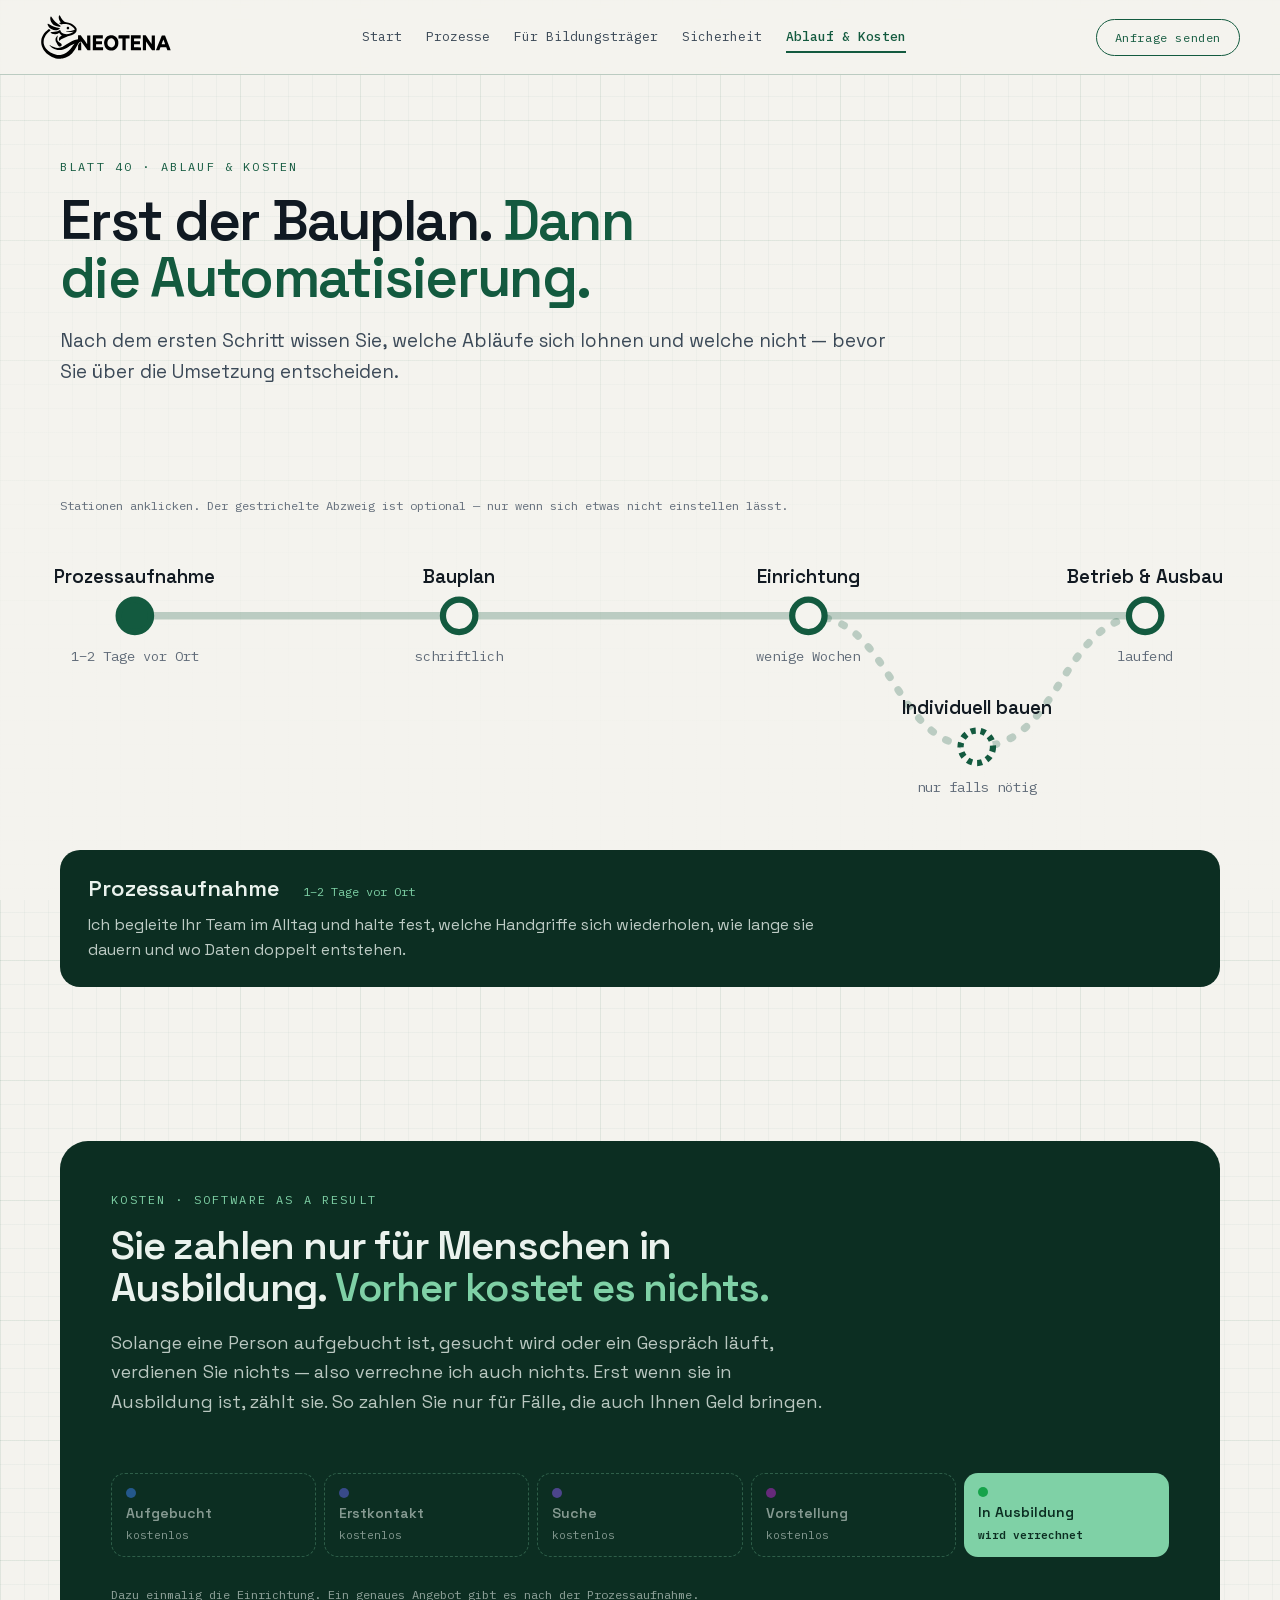
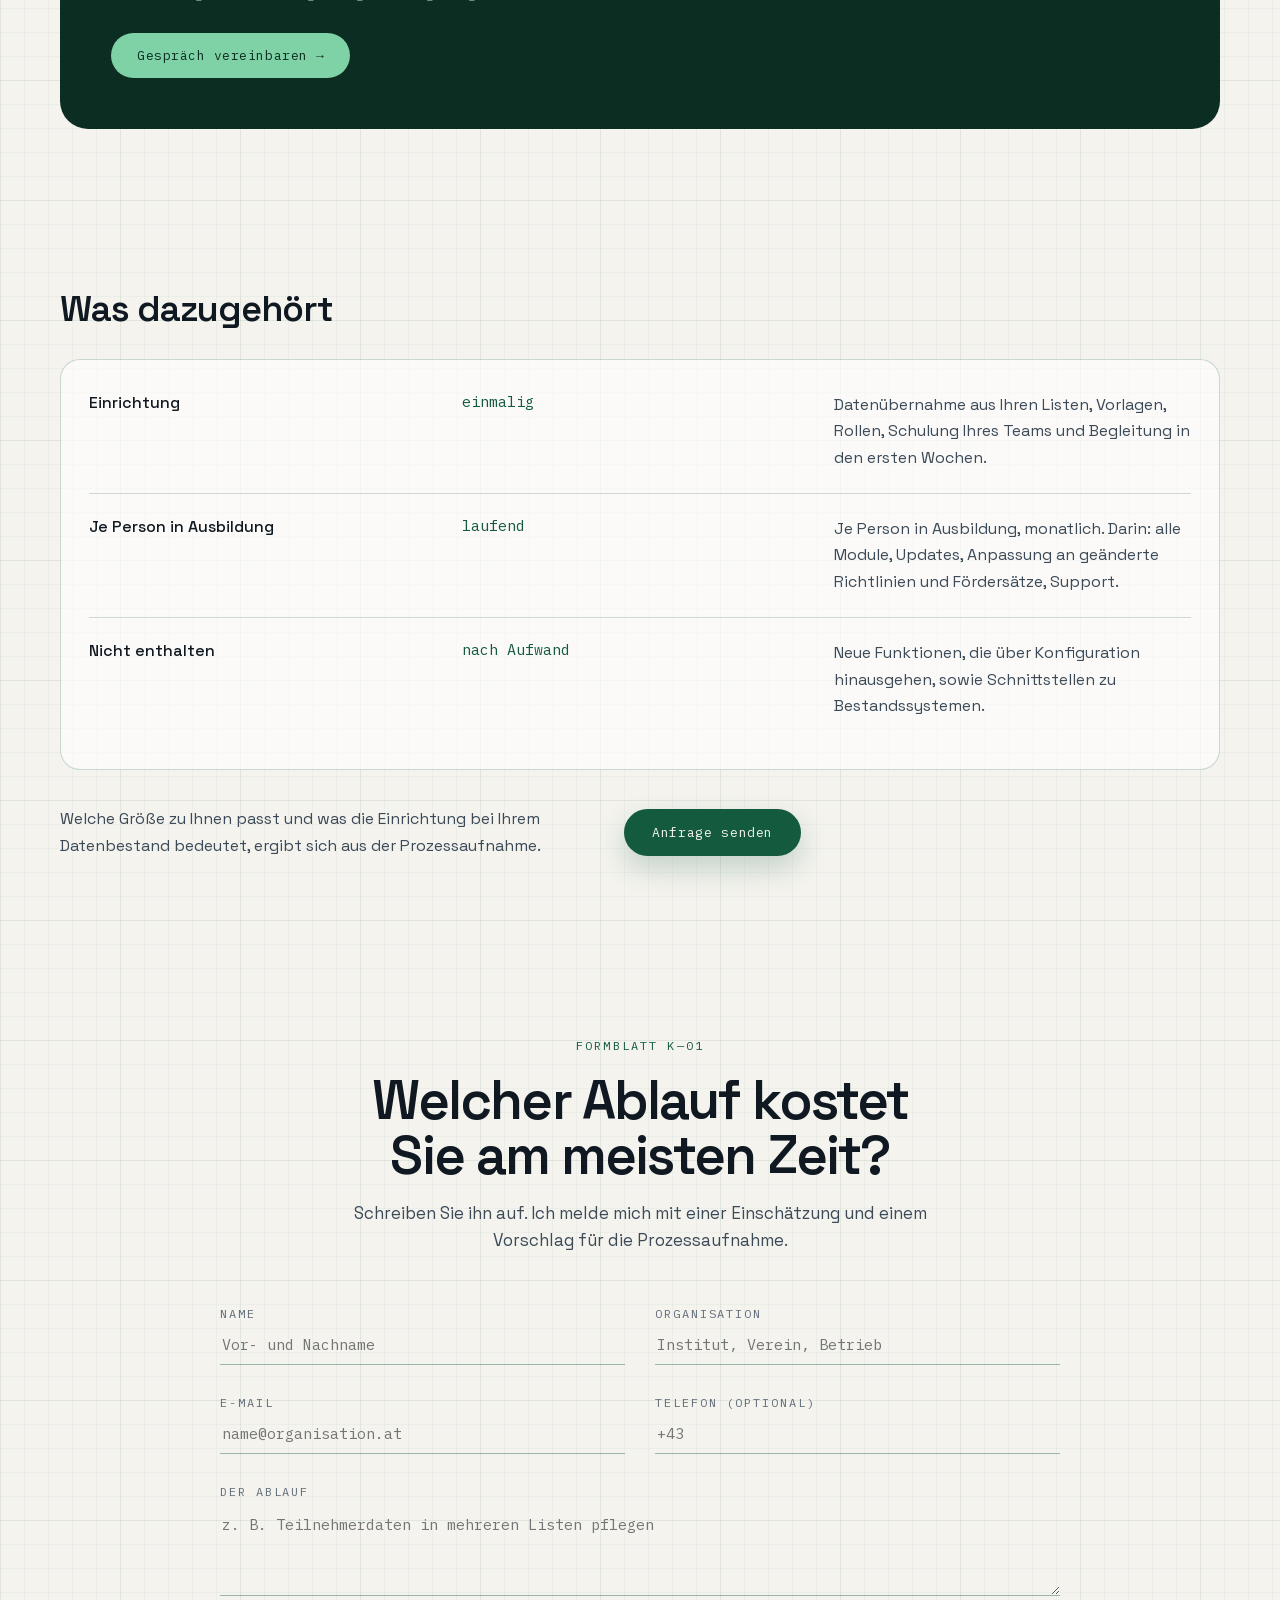
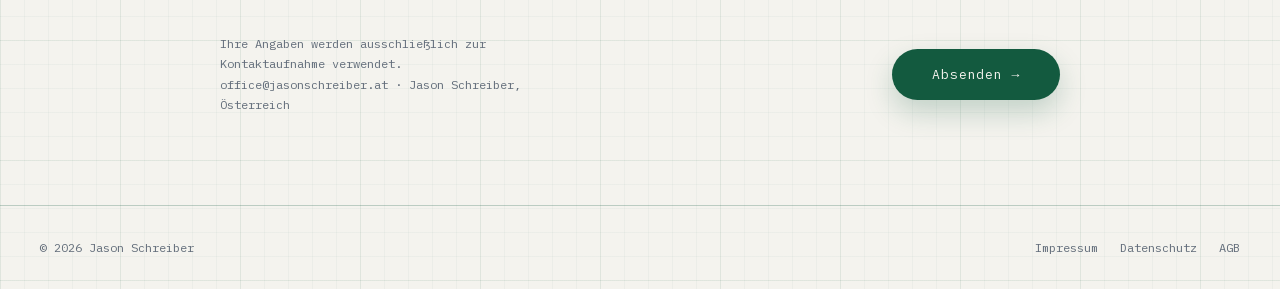
<file: ablauf-und-kosten/index.html>
<!DOCTYPE html>
<html lang="de-AT">
<head>
<meta charset="utf-8">
<meta name="viewport" content="width=device-width, initial-scale=1">
<meta name="theme-color" content="#F4F3EE">
<link rel="icon" type="image/png" sizes="32x32" href="/assets/favicon-32.png?v=01700a30">
<link rel="apple-touch-icon" href="/assets/apple-touch-icon.png?v=8b65be48">
<title>Ablauf &amp; Kosten — Software as a Result | Neotena</title>
<meta name="description" content="Prozessaufnahme, Bauplan, Einrichtung, Betrieb. Sie zahlen nur für Menschen in Ausbildung — vorher kostet es nichts." />
<meta name="author" content="Jason Schreiber" />
<meta name="robots" content="index, follow" />
<link rel="canonical" href="https://neotena.jasonschreiber.at/ablauf-und-kosten/" />
<meta property="og:url" content="https://neotena.jasonschreiber.at/ablauf-und-kosten/" />
<meta property="og:type" content="website" />
<meta property="og:locale" content="de_AT" />
<meta property="og:title" content="Ablauf &amp; Kosten — Software as a Result | Neotena" />
<meta property="og:description" content="Prozessaufnahme, Bauplan, Einrichtung, Betrieb. Sie zahlen nur für Menschen in Ausbildung — vorher kostet es nichts." />
<meta property="og:image" content="https://neotena.jasonschreiber.at/assets/og.jpg" />
<meta property="og:image:width" content="1200" />
<meta property="og:image:height" content="630" />
<meta property="og:site_name" content="Neotena" />
<meta name="twitter:card" content="summary_large_image" />
<script type="application/ld+json">{"@context":"https://schema.org","@type":"ProfessionalService","name":"Neotena","description":"Software für AMS-Bildungsträger: eine Akte pro Person, Formulare, Anwesenheiten und das Befüllen von Portalen wie eAMS — lokal und verschlüsselt. Bezahlt nur für Menschen in Ausbildung.","founder":{"@type":"Person","name":"Jason Schreiber","url":"https://jasonschreiber.at"},"email":"office@jasonschreiber.at","telephone":"+436766433346","address":{"@type":"PostalAddress","streetAddress":"Kalvarienberggasse 18/1/21","postalCode":"1170","addressLocality":"Wien","addressCountry":"AT"},"areaServed":"AT","knowsLanguage":"de-AT","url":"https://neotena.jasonschreiber.at/","logo":"https://neotena.jasonschreiber.at/assets/apple-touch-icon.png","image":"https://neotena.jasonschreiber.at/assets/og.jpg"}</script>
<link href="/assets/fonts/fonts.css?v=b1770259" rel="stylesheet" />
<link rel="preload" href="/assets/fonts/space-grotesk-latin.woff2" as="font" type="font/woff2" crossorigin="" />
<script src="/assets/flow.js?v=0f6fc328" defer></script>
<script src="/assets/interaktiv.js?v=c60eef68" defer></script>
<script src="/assets/nachbau.js?v=1e6e6358" defer></script>
<style>
  body { margin: 0; background: #F4F3EE; }
  a { color: #135A3F; text-decoration: none; }
  a:hover { color: #0B3D2A; }
  ::selection { background: #CDE9DA; }
  input, textarea, button, select { box-sizing: border-box; width: 100%; }
  [data-rv] { opacity: 0; transform: translateY(20px); }
  [data-rv].rv-in { opacity: 1; transform: none; transition: opacity .8s ease, transform .9s cubic-bezier(.22,.61,.36,1); }
  @media (prefers-reduced-motion: reduce) { [data-rv] { opacity: 1; transform: none; } [style*="animation"] { animation: none !important; } }
  @keyframes axDrift { 0%, 100% { transform: translateY(0); } 50% { transform: translateY(-7px); } }
  @keyframes axSweep { 0% { transform: translateY(-10%); opacity: 0; } 20% { opacity: .55; } 100% { transform: translateY(320%); opacity: 0; } }
  @keyframes axPulse { 0%, 100% { opacity: 1; } 50% { opacity: .45; } }
  @keyframes axDash { to { background-position-y: 12px; } }
  @keyframes axFill { 0% { width: 12%; } 100% { width: 92%; } }
  @keyframes axTravel { 0% { left: -2%; opacity: 0; } 12% { opacity: 1; } 88% { opacity: 1; } 100% { left: 100%; opacity: 0; } }
  @keyframes axHalo { 0% { transform: scale(.6); opacity: .55; } 100% { transform: scale(2.1); opacity: 0; } }
  @keyframes axRise { 0% { opacity: 0; transform: translateY(14px) scale(.985); } 100% { opacity: 1; transform: none; } }
  @keyframes axRipple { 0% { transform: scale(.85); opacity: .5; } 100% { transform: scale(1.55); opacity: 0; } }
  @keyframes axType { 0%, 8% { width: 6%; } 55%, 100% { width: 82%; } }
  @keyframes axCheck { 0%, 18% { opacity: 0; transform: scale(.5); } 34%, 100% { opacity: 1; transform: none; } }
  @keyframes axDot { 0% { left: 0%; opacity: 0; } 12% { opacity: 1; } 88% { opacity: 1; } 100% { left: 100%; opacity: 0; } }
  @keyframes axGlow { 0%, 100% { box-shadow: 0 0 0 0 rgba(127,209,166,.35); } 50% { box-shadow: 0 0 26px 4px rgba(127,209,166,.35); } }

  .hv1:hover { color: #135A3F !important; }
  .hv2:hover { color: #135A3F !important; }
  .hv3:hover { color: #135A3F !important; }
  .hv4:hover { color: #135A3F !important; }
  .hv5:hover { color: #135A3F !important; }
  .hv6:hover { background: #135A3F !important; color: #F4F3EE !important; }
  .hv7:hover { background: #0B3D2A !important; transform: translateY(-2px) !important; }
  .hv8:hover { background: #FFFFFF !important; transform: translateY(-2px) !important; }
  .hv9:hover { background: #135A3F !important; color: #F4F3EE !important; }
  .hv10:hover { background: #135A3F !important; color: #F4F3EE !important; }
  .hv11:hover { background: #0B3D2A !important; }
  .hv12:hover { background: #0B3D2A !important; transform: translateY(-2px) !important; }
  .hv13:hover { color: #135A3F !important; }
  .hv14:hover { color: #135A3F !important; }
  .hv15:hover { color: #135A3F !important; }
  .fc16:focus { outline: none !important; border-bottom-color: #135A3F !important; }
  .fc17:focus { outline: none !important; border-bottom-color: #135A3F !important; }
  .fc18:focus { outline: none !important; border-bottom-color: #135A3F !important; }
  .fc19:focus { outline: none !important; border-bottom-color: #135A3F !important; }
  .fc20:focus { outline: none !important; border-bottom-color: #135A3F !important; }
</style>
<style>
  *, *::before, *::after { box-sizing: border-box; }
  html { scroll-behavior: smooth; }
  @media (prefers-reduced-motion: reduce) { html { scroll-behavior: auto; } }
  img { max-width: 100%; display: block; }
  /* iOS zoomt bei Eingabefeldern unter 16 px hinein — auf dem Handy nie kleiner. */
  @media (max-width: 760px) { input, textarea, select { font-size: 16px !important; } }
  /* Lange deutsche Wörter (Datenschutzbeauftragter) trennen statt aus dem Fenster zu ragen. */
  h1, h2, h3 { overflow-wrap: break-word; text-wrap: balance; }
  /* Nur wirklich lange Wörter trennen (Datenschutzbeauftragter), nicht „ver-langt“. */
  @media (max-width: 600px) { h1, h2, h3 { hyphens: auto; -webkit-hyphens: auto; hyphenate-limit-chars: 16 7 7; } }
  /* Prozesse: auf dem Handy immer erst Text, dann Bild. */
  @media (max-width: 760px) { [data-nf="ablauf"] > div { order: 0 !important; } }
  :focus-visible { outline: 2px solid #135A3F; outline-offset: 3px; }
  .ax-page[hidden] { display: none; }
  .ax-nav { width: auto; background: none; border: none; font: inherit; cursor: pointer;
    padding: 6px 0; color: inherit; font-weight: 400;
    border-bottom: 2px solid transparent; transition: color .2s ease, border-color .2s ease; }
  .ax-nav.is-active { color: #135A3F; font-weight: 500; border-bottom-color: #135A3F; }
  .ax-slot { position: absolute; inset: 0; display: grid; place-items: center;
    background: repeating-linear-gradient(45deg, rgba(19,90,63,.05) 0 10px, transparent 10px 20px); }
  .ax-slot img { position: absolute; inset: 0; width: 100%; height: 100%; object-fit: cover; }
  .ax-slot-label { font-family: 'IBM Plex Mono', monospace; font-size: 12px;
    color: #616C79; text-align: center; padding: 0 16px; }
  .ax-note { margin: 0; font-family: 'IBM Plex Mono', monospace; font-size: 13px;
    line-height: 1.6; color: #135A3F; }
  .ax-note[hidden] { display: none; }
  /* „Was sie kann · was es bringt“: große Zeilen, jede führt zu ihrer Kachel im Bento. */
  .nb-kb { display: grid; border-top: 1px solid rgba(19,90,63,.28); }
  .nb-kb-kopf, .nb-kb-zeile { display: grid; grid-template-columns: 3.2em minmax(0, 1fr) minmax(0, 1.25fr) 11em; gap: 8px 28px; align-items: baseline; }
  .nb-kb-kopf { padding: 14px 0; font-family: 'IBM Plex Mono', monospace; font-size: 11px; letter-spacing: .14em; text-transform: uppercase; color: #616C79;
    border-bottom: 1px solid rgba(19,90,63,.28); }
  .nb-kb-zeile { position: relative; padding: clamp(18px, 2.4vw, 28px) 0; border-bottom: 1px solid rgba(19,90,63,.18);
    color: inherit; text-decoration: none; transition: background .3s, padding .3s; }
  .nb-kb-zeile:hover, .nb-kb-zeile:focus-visible { background: rgba(255,255,255,.55); padding-left: 14px; padding-right: 14px; }
  .nb-kb-nr { font-family: 'IBM Plex Mono', monospace; font-size: 12px; color: #135A3F; }
  .nb-kb-kann { font-size: clamp(20px, 2.3vw, 28px); line-height: 1.15; letter-spacing: -.02em; font-weight: 600; }
  .nb-kb-bringt { font-size: clamp(16px, 1.6vw, 19px); line-height: 1.45; color: #135A3F; }
  .nb-kb-bsp { justify-self: end; padding: 4px 10px; border-radius: 999px; background: rgba(19,90,63,.07); font-family: 'IBM Plex Mono', monospace;
    font-size: 12px; color: #616C79; white-space: nowrap; }
  .nb-kb-echt { background: #135A3F; color: #F4F3EE; }
  .nb-kb-zeile::after { content: "→"; position: absolute; right: 0; top: 50%; transform: translate(0, -50%); opacity: .5;
    font-family: 'IBM Plex Mono', monospace; color: #135A3F; transition: opacity .3s, transform .3s; }
  .nb-kb-zeile:hover::after { opacity: 1; transform: translate(-6px, -50%); }
  .nb-kb-bsp { margin-right: 26px; }
  .nb-kb-zeile:hover .nb-kb-bsp { opacity: 0; }
  @media (max-width: 820px) {
    .nb-kb-kopf { display: none; }
    .nb-kb-zeile { padding-right: 28px; }
    .nb-kb-zeile { grid-template-columns: 2.4em minmax(0, 1fr); }
    .nb-kb-bringt, .nb-kb-bsp { grid-column: 2; }
    .nb-kb-bsp { justify-self: start; }
  }
  .nb-kachel { scroll-margin-top: 96px; }
  /* Hero: zwei Türen als Kacheln. */
  .nb-tueren { display: grid; grid-template-columns: repeat(auto-fit, minmax(min(440px, 100%), 1fr)); gap: 20px; }
  .nb-tuer { display: flex; flex-direction: column; min-width: 0; overflow: hidden; padding: clamp(24px, 3vw, 36px);
    border-radius: 28px; border: 1px solid rgba(19,90,63,.2); background: rgba(255,255,255,.55);
    transition: transform .4s cubic-bezier(.2,.7,.2,1), box-shadow .4s, background .4s; }
  .nb-tuer:hover { transform: translateY(-3px); background: rgba(255,255,255,.75); box-shadow: 0 30px 60px -30px rgba(12,46,34,.25); }
  .nb-tuer-weg { font-family: 'IBM Plex Mono', monospace; font-size: 12px; letter-spacing: .16em; text-transform: uppercase; color: #135A3F; }
  .nb-tuer-titel { margin: 10px 0 0; font-size: clamp(26px, 2.8vw, 34px); line-height: 1.08; letter-spacing: -.025em; font-weight: 600; }
  .nb-tuer-bild { flex: 1; display: grid; align-items: center; min-height: 320px; margin: 8px 0; }
  .nb-tuer-fuss { display: flex; flex-wrap: wrap; align-items: center; justify-content: space-between; gap: 12px 20px;
    padding-top: 18px; border-top: 1px dashed rgba(19,90,63,.3); font-family: 'IBM Plex Mono', monospace; font-size: 12px; color: #616C79; }
  .nb-tuer-los { width: auto; padding: 11px 20px; border-radius: 999px; border: 1px solid #135A3F; background: #135A3F; color: #F4F3EE;
    font-family: 'IBM Plex Mono', monospace; font-size: 12px; letter-spacing: .04em; cursor: pointer; text-decoration: none; }
  .nb-tuer-los:hover { background: #0B3D2A; }
  /* Dunkelgrünes Band: bricht die Papierfläche auf; Kacheln stehen hell darauf. */
  .nb-band .nb-tuer { background: #F4F3EE; border-color: transparent; color: #121A22; }
  .nb-band .nb-tuer:hover { background: #FFFFFF; box-shadow: 0 30px 60px -20px rgba(0,0,0,.45); }
  /* Wer dahintersteht: freigestelltes Foto, randlos vor einem grünen Bogen. */
  .nb-portrait { position: relative; max-width: 420px; width: 100%; margin: 0 auto; aspect-ratio: 1132 / 1500; }
  .nb-portrait::before { content: ""; position: absolute; left: 0; right: 0; top: 26%; bottom: 0;
    border-radius: 999px 999px 32px 32px; background: #0C2E22; }
  .nb-portrait::after { content: ""; position: absolute; left: 0; right: 0; top: 26%; bottom: 0; border-radius: 999px 999px 32px 32px;
    background: radial-gradient(circle at 40% 30%, rgba(127,209,166,.32), transparent 62%); }
  @media (max-width: 760px) { .nb-portrait { order: 0 !important; } }
  .nb-portrait img { position: relative; z-index: 1; width: 92%; height: 100%; margin: 0 auto; object-fit: contain; object-position: bottom;
    -webkit-mask-image: linear-gradient(to bottom, #000 82%, transparent 100%); mask-image: linear-gradient(to bottom, #000 82%, transparent 100%); }
  /* Pilotangebot: dunkle Karte über die Breite. */
  .nb-pilot { display: grid; grid-template-columns: minmax(0, 1.3fr) minmax(0, 1fr); gap: 28px 56px; align-items: center;
    padding: clamp(28px, 4vw, 56px); border-radius: 28px; background: #0C2E22; color: #EAF2ED; }
  .nb-pilot-liste { list-style: none; margin: 0; padding: 0; display: grid; gap: 14px; }
  .nb-pilot-liste li { display: grid; grid-template-columns: 2.4em 1fr; gap: 2px 10px; padding: 14px 0; border-top: 1px solid rgba(127,209,166,.22);
    font-size: 14px; color: rgba(234,242,237,.7); }
  .nb-pilot-liste li span { grid-row: span 2; font-family: 'IBM Plex Mono', monospace; font-size: 12px; color: #7FD1A6; }
  .nb-pilot-liste b { font-size: 17px; font-weight: 600; color: #EAF2ED; }
  .nb-pilot-los { grid-column: 1 / -1; justify-self: start; padding: 14px 26px; border-radius: 999px; background: #7FD1A6; color: #0C2E22;
    font-family: 'IBM Plex Mono', monospace; font-size: 13px; letter-spacing: .04em; text-decoration: none; transition: background .3s; }
  .nb-pilot-los:hover { background: #A6E3C3; }
  @media (max-width: 860px) { .nb-pilot { grid-template-columns: 1fr; } }
  /* Sicherheit: drei Gruppen, je Schicht ein Satz und die Technik. */
  .nb-schutz { display: grid; grid-template-columns: repeat(auto-fit, minmax(min(320px, 100%), 1fr)); gap: 16px; }
  .nb-sg { display: grid; align-content: start; gap: 0; padding: clamp(20px, 2.6vw, 30px); border-radius: 24px; border: 1px solid rgba(19,90,63,.16); background: rgba(255,255,255,.5); }
  .nb-sg .nb-k-label { margin-bottom: 10px; }
  .nb-sz { display: grid; gap: 4px; padding: 16px 0; border-top: 1px solid rgba(19,90,63,.14); }
  .nb-sz b { font-size: 18px; font-weight: 600; letter-spacing: -.01em; }
  .nb-sz span { font-size: 15px; line-height: 1.55; color: #3C4A58; }
  .nb-sz code { font-family: 'IBM Plex Mono', monospace; font-size: 11px; color: #135A3F; }
  /* Kosten: welche Stages verrechnet werden. */
  .nb-zaehlt { display: grid; grid-template-columns: repeat(5, minmax(0, 1fr)); gap: 8px; }
  .nb-z-st { display: grid; gap: 6px; padding: 14px; border-radius: 14px; border: 1px dashed rgba(127,209,166,.3);
    font-size: 14px; font-weight: 600; color: rgba(234,242,237,.55); }
  .nb-z-st i { width: 10px; height: 10px; border-radius: 50%; opacity: .5; }
  .nb-z-st span { font-family: 'IBM Plex Mono', monospace; font-size: 11px; font-weight: 400; }
  .nb-z-ja { border: 0; background: #7FD1A6; color: #0C2E22; }
  .nb-z-ja i { opacity: 1; } .nb-z-ja span { font-weight: 600; }
  @media (max-width: 760px) { .nb-zaehlt { grid-template-columns: 1fr 1fr; } .nb-z-ja { grid-column: 1 / -1; } }
  /* Weg 1: das Paket als drei aufgefächerte Karten. */
  .nb-paket { position: relative; display: grid; gap: 12px; max-width: 400px; width: 100%; margin: 0 auto; }
  .nb-paket-karte { display: grid; grid-template-columns: auto 1fr; gap: 2px 14px; align-items: baseline; padding: 18px 20px;
    border-radius: 16px; background: #FFFFFF; box-shadow: 0 1px 2px rgba(0,0,0,.05), 0 16px 32px -20px rgba(12,46,34,.3);
    transition: transform .5s cubic-bezier(.2,.7,.2,1); }
  .nb-paket-karte:nth-child(1) { transform: rotate(-2deg) translateX(-8px); }
  .nb-paket-karte:nth-child(3) { transform: rotate(1.5deg) translateX(10px); }
  .nb-tuer:hover .nb-paket-karte { transform: none; }
  .nb-paket-nr { grid-row: span 2; font-family: 'IBM Plex Mono', monospace; font-size: 12px; color: #135A3F; }
  .nb-paket-karte b { font-size: 17px; font-weight: 600; }
  .nb-paket-karte span:last-child { font-size: 14px; line-height: 1.45; color: #3C4A58; }
  /* Bento: Kacheln in verschiedenen Größen, jede zum Anfassen. */
  .nb-bento { display: grid; grid-template-columns: repeat(12, minmax(0, 1fr)); gap: 16px; }
  .nb-kachel { display: flex; flex-direction: column; min-width: 0; padding: clamp(20px, 2.6vw, 32px);
    border-radius: 24px; border: 1px solid rgba(19,90,63,.16); background: rgba(255,255,255,.5); }
  /* Dunkelgrüne Kacheln: dasselbe Grün wie das Band, Inhalt bleibt hell. */
  .nb-kachel.nb-dunkel { background: #0C2E22; border-color: #0C2E22; color: #EAF2ED; }
  .nb-dunkel .nb-k-label { color: #7FD1A6; }
  .nb-dunkel .nb-k-tipp { background: #7FD1A6; color: #0C2E22; }
  .nb-dunkel .pt-linie { border-color: rgba(127,209,166,.45) !important; }
  .nb-dunkel .pt-akte { background: rgba(255,255,255,.96); color: #18181b; }
  .nb-dunkel .nb-suche { background: #FFFFFF; }
  .nb-dunkel .nb-tn { background: rgba(255,255,255,.94); color: #18181b; }
  .nb-dunkel .nb-nichts { color: rgba(234,242,237,.7); }
  .nb-k4 { grid-column: span 4; } .nb-k6 { grid-column: span 6; } .nb-k8 { grid-column: span 8; } .nb-k12 { grid-column: span 12; }
  .nb-hoch { grid-row: span 2; }
  .nb-k-label { font-family: 'IBM Plex Mono', monospace; font-size: 11px; letter-spacing: .14em; text-transform: uppercase; color: #135A3F;
    display: flex; flex-wrap: wrap; align-items: center; justify-content: space-between; gap: 8px; }
  .nb-k-tipp { padding: 4px 10px; border-radius: 999px; background: #135A3F; color: #F4F3EE; letter-spacing: .04em; text-transform: none; font-size: 11px; white-space: nowrap; }
  .nb-k-titel { margin: 6px 0 22px; font-size: clamp(19px, 1.8vw, 22px); line-height: 1.2; letter-spacing: -.015em; font-weight: 600; }
  @media (max-width: 960px) {
    .nb-bento { grid-template-columns: 1fr; }
    .nb-k4, .nb-k6, .nb-k8, .nb-k12 { grid-column: auto; } .nb-hoch { grid-row: auto; }
  }
  /* Schmaler Viewport: Logo und Anfrage-Button in die erste Zeile, Navigation darunter. */
  /* „Was erledigt wird“: Raster, Kachelgröße nach Inhalt. Kacheln erscheinen
     nacheinander beim Scrollen; Inhalt sitzt mittig in der Kachel. */
  .nb-bento { align-items: stretch; }
  .nb-bento > .nb-kachel > [data-nachbau] { margin-block: auto; }
  .nb-bento > .nb-kachel { opacity: 0; transform: translateY(28px); transition: opacity .7s ease, transform .7s cubic-bezier(.2,.7,.2,1); }
  .nb-bento > .nb-kachel.is-da { opacity: 1; transform: none; }
  @media (prefers-reduced-motion: reduce) { .nb-bento > .nb-kachel { opacity: 1; transform: none; } }
  .nb-k5 { grid-column: span 5; } .nb-k7 { grid-column: span 7; }
  /* Nummerierung und Fokus: nur eine Kachel ist hell und spielt sich vor. */
  #erledigt { counter-reset: station; }
  .nb-pin + .nb-pin { margin-top: 16px; }
  .nb-bento > .nb-kachel { counter-increment: station; }
  .nb-bento > .nb-kachel > .nb-k-label > span:first-child::before { content: counter(station, decimal-leading-zero);
    display: inline-block; margin-right: 12px; padding: 3px 9px; border-radius: 999px; border: 1px solid currentColor; letter-spacing: .04em; }
  .nb-bento > .nb-kachel.is-da { transition: opacity .5s ease, filter .5s ease, transform .7s cubic-bezier(.2,.7,.2,1); }
  #erledigt.hat-fokus .nb-bento > .nb-kachel.is-da:not(.is-fokus) { opacity: .38; filter: grayscale(.9); }
  .nb-bento > .nb-kachel:not(.is-fokus) .nb-lockt { animation: none; }
  .nb-bento > .nb-kachel:not(.is-fokus) * { animation-play-state: paused !important; }
  .nb-bento > .nb-kachel.is-fokus > .nb-k-label > span:first-child::before { background: #135A3F; color: #F4F3EE; border-color: #135A3F; }
  .nb-bento > .nb-kachel.nb-dunkel.is-fokus > .nb-k-label > span:first-child::before { background: #7FD1A6; color: #0C2E22; border-color: #7FD1A6; }
  @media (max-width: 960px) { .nb-k5, .nb-k7 { grid-column: auto; } }
  /* Kopfzeile: Inhalt so breit wie der breiteste Abschnitt (1400 px), Fläche bleibt randlos. */
  body > header, header[style*="sticky"] { padding-left: max(clamp(20px, 5vw, 40px), calc((100% - 1400px) / 2)) !important;
    padding-right: max(clamp(20px, 5vw, 40px), calc((100% - 1400px) / 2)) !important; }
  /* Handy: Burger-Menü statt Navigationszeile. */
  .ax-burger { display: none; }
  @media (max-width: 860px) {
    header > a[href="#kontakt"] { margin-left: auto; padding: 9px 14px !important; }
    .ax-burger { display: grid; place-items: center; width: 42px; height: 42px; padding: 0; border: 1px solid rgba(19,90,63,.35);
      border-radius: 999px; background: transparent; cursor: pointer; }
    .ax-burger span, .ax-burger span::before, .ax-burger span::after { display: block; width: 16px; height: 1.5px; background: #135A3F;
      position: relative; transition: transform .25s, background .2s; }
    .ax-burger span::before, .ax-burger span::after { content: ""; position: absolute; left: 0; }
    .ax-burger span::before { top: -5px; } .ax-burger span::after { top: 5px; }
    header.is-offen .ax-burger span { background: transparent; }
    header.is-offen .ax-burger span::before { transform: translateY(5px) rotate(45deg); }
    header.is-offen .ax-burger span::after { transform: translateY(-5px) rotate(-45deg); }
    header > nav { display: none !important; order: 3; flex-basis: 100%; flex-direction: column; align-items: stretch !important;
      gap: 0 !important; padding: 8px 0 6px; }
    header.is-offen > nav { display: flex !important; }
    header > nav > * { text-align: left; padding: 14px 2px !important; font-size: 17px !important; border-bottom: 1px solid rgba(19,90,63,.14) !important; }
    header > nav > *:last-child { border-bottom: 0 !important; }
    header > nav > .ax-nav.is-active { border-bottom-color: rgba(19,90,63,.14) !important; }
  }
</style>
</head>
<body>
<div style="font-family: 'Space Grotesk', system-ui, sans-serif; color: #101922; background: #F4F3EE; background-image: radial-gradient(130% 80% at 50% 4%, rgba(244,243,238,0) 30%, rgba(244,243,238,.75) 72%, rgba(244,243,238,.96) 100%), linear-gradient(rgba(19,90,63,.035) 1px, transparent 1px), linear-gradient(90deg, rgba(19,90,63,.035) 1px, transparent 1px), linear-gradient(rgba(19,90,63,.06) 1px, transparent 1px), linear-gradient(90deg, rgba(19,90,63,.06) 1px, transparent 1px); background-size: 100% 100%, 24px 24px, 24px 24px, 120px 120px, 120px 120px; background-attachment: fixed, scroll, scroll, scroll, scroll; min-height: 100vh;">

  <header style="position: sticky; top: 0; z-index: 50; display: flex; align-items: center; justify-content: space-between; gap: 24px; flex-wrap: wrap; padding: clamp(11px, 7vw, 14px) clamp(20px, 5vw, 40px); background: rgba(244,243,238,.9); backdrop-filter: blur(8px); border-bottom: 1px solid rgba(19,90,63,.25);">
    <button type="button" data-go="start" aria-label="Zur Startseite" style="width: auto; display: flex; align-items: center; background: none; border: none; padding: 0; cursor: pointer; font-family: inherit;">
      <img src="/assets/neotena.svg?v=9c6d75fc" alt="Neotena" width="1092" height="381" style="height: clamp(34px, 4vw, 46px); width: auto; display: block;" />
    </button>
    <nav style="display: flex; gap: clamp(12px, 2vw, 24px); flex-wrap: wrap; flex: 1 1 auto; justify-content: center; font-family: 'IBM Plex Mono', monospace; font-size: 13px; letter-spacing: .04em; color: #3C4A58;">
      <button type="button" data-go="start" data-nav="start" class="ax-nav hv1">Start</button>
      <button type="button" data-go="prozesse" data-nav="prozesse" class="ax-nav hv2">Prozesse</button>
      <button type="button" data-go="traeger" data-nav="traeger" class="ax-nav hv3">Für Bildungsträger</button>
      <button type="button" data-go="sicherheit" data-nav="sicherheit" class="ax-nav hv4">Sicherheit</button>
      <button type="button" data-go="preise" data-nav="preise" class="ax-nav hv5">Ablauf &amp; Kosten</button>
    </nav>
    <a href="#kontakt" style="width: auto; white-space: nowrap; font-family: 'IBM Plex Mono', monospace; font-size: 12px; letter-spacing: .05em; padding: 10px 18px; border-radius: 999px; border: 1px solid #135A3F; color: #135A3F;" class="hv6">Anfrage senden</a>
  </header>

  

  

  

  

  <div class="ax-page" data-page="preise">
  <div>
    <section style="padding: clamp(56px, 7vw, 84px) clamp(20px, 5vw, 40px) clamp(52px, 7vw, 60px);">
      <div style="max-width: 1160px; margin: 0 auto;">
        <div style="font-family: 'IBM Plex Mono', monospace; font-size: 12px; letter-spacing: .18em; text-transform: uppercase; color: #135A3F; margin-bottom: 18px;">Blatt 40 · Ablauf &amp; Kosten</div>
        <h1 style="font-size: clamp(34px, 4.4vw, 56px); line-height: 1.02; letter-spacing: -.03em; font-weight: 600; margin: 0 0 20px; max-width: 15em;">Erst der Bauplan. <span style="color: #135A3F;">Dann die Automatisierung.</span></h1>
        <p style="font-size: clamp(17px, 1.8vw, 19px); line-height: 1.6; color: #3C4A58; max-width: 44em; margin: 0;">Nach dem ersten Schritt wissen Sie, welche Abläufe sich lohnen und welche nicht — bevor Sie über die Umsetzung entscheiden.</p>
      </div>
    </section>

    <section style="padding: clamp(24px, 4vw, 56px) clamp(20px, 5vw, 40px) clamp(48px, 6vw, 80px);">
      <div style="max-width: 1160px; margin: 0 auto;"><div id="nf-linie"></div></div>
    </section>

    <section style="padding: clamp(40px, 6vw, 80px) clamp(20px, 5vw, 40px);">
      <div style="max-width: 1160px; margin: 0 auto;">
        <div class="nb-pilot" style="grid-template-columns: 1fr;">
          <div>
            <div style="font-family: 'IBM Plex Mono', monospace; font-size: 12px; letter-spacing: .18em; text-transform: uppercase; color: #7FD1A6; margin-bottom: 18px;">Kosten · Software as a Result</div>
            <h2 style="font-size: clamp(28px, 3.2vw, 40px); line-height: 1.06; letter-spacing: -.03em; font-weight: 600; margin: 0 0 18px;">Sie zahlen nur für Menschen in Ausbildung. <span style="color: #7FD1A6;">Vorher kostet es nichts.</span></h2>
            <p style="font-size: clamp(16px, 1.6vw, 18px); line-height: 1.65; color: rgba(234,242,237,.78); margin: 0 0 28px; max-width: 40em;">Solange eine Person aufgebucht ist, gesucht wird oder ein Gespräch läuft, verdienen Sie nichts — also verrechne ich auch nichts. Erst wenn sie in Ausbildung ist, zählt sie. So zahlen Sie nur für Fälle, die auch Ihnen Geld bringen.</p>
          </div>
          <div class="nb-zaehlt" aria-label="Welche Stages verrechnet werden">
            <div class="nb-z-st"><i style="background:#3B82F6"></i>Aufgebucht<span>kostenlos</span></div>
            <div class="nb-z-st"><i style="background:#6366F1"></i>Erstkontakt<span>kostenlos</span></div>
            <div class="nb-z-st"><i style="background:#8B5CF6"></i>Suche<span>kostenlos</span></div>
            <div class="nb-z-st"><i style="background:#C026D3"></i>Vorstellung<span>kostenlos</span></div>
            <div class="nb-z-st nb-z-ja"><i style="background:#16A34A"></i>In Ausbildung<span>wird verrechnet</span></div>
          </div>
          <p style="font-family: 'IBM Plex Mono', monospace; font-size: 12px; line-height: 1.7; color: rgba(234,242,237,.6); margin: 0;">Dazu einmalig die Einrichtung. Ein genaues Angebot gibt es nach der Prozessaufnahme.</p>
          <a href="#kontakt" class="nb-pilot-los">Gespräch vereinbaren →</a>
        </div>
      </div>
    </section>

    <section style="padding: clamp(56px, 7vw, 84px) clamp(20px, 5vw, 40px) clamp(52px, 7vw, 92px);">
      <div style="max-width: 1160px; margin: 0 auto;">
        <h2 style="font-size: clamp(26px, 3vw, 36px); line-height: 1.08; letter-spacing: -.03em; font-weight: 600; margin: 0 0 30px;">Was dazugehört</h2>
        <div style="border-radius: 20px; border: 1px solid rgba(19,90,63,.22); background: rgba(255,255,255,.6); padding: 10px 28px 28px; margin-bottom: 36px;">
          <div style="display: grid; grid-template-columns: repeat(auto-fit, minmax(min(200px, 100%), 1fr)); gap: 16px; padding: 22px 0; ">
            <span style="font-size: 16px; font-weight: 500;">Einrichtung</span>
            <span style="font-family: 'IBM Plex Mono', monospace; font-size: 15px; color: #135A3F;">einmalig</span>
            <span style="font-size: clamp(15px, 1.4vw, 16px); line-height: 1.65; color: #3C4A58;">Datenübernahme aus Ihren Listen, Vorlagen, Rollen, Schulung Ihres Teams und Begleitung in den ersten Wochen.</span>
          </div>
          <div style="display: grid; grid-template-columns: repeat(auto-fit, minmax(min(200px, 100%), 1fr)); gap: 16px; padding: 22px 0; border-top: 1px solid rgba(19,90,63,.2);">
            <span style="font-size: 16px; font-weight: 500;">Je Person in Ausbildung</span>
            <span style="font-family: 'IBM Plex Mono', monospace; font-size: 15px; color: #135A3F;">laufend</span>
            <span style="font-size: clamp(15px, 1.4vw, 16px); line-height: 1.65; color: #3C4A58;">Je Person in Ausbildung, monatlich. Darin: alle Module, Updates, Anpassung an geänderte Richtlinien und Fördersätze, Support.</span>
          </div>
          <div style="display: grid; grid-template-columns: repeat(auto-fit, minmax(min(200px, 100%), 1fr)); gap: 16px; padding: 22px 0; border-top: 1px solid rgba(19,90,63,.2);">
            <span style="font-size: 16px; font-weight: 500;">Nicht enthalten</span>
            <span style="font-family: 'IBM Plex Mono', monospace; font-size: 15px; color: #135A3F;">nach Aufwand</span>
            <span style="font-size: clamp(15px, 1.4vw, 16px); line-height: 1.65; color: #3C4A58;">Neue Funktionen, die über Konfiguration hinausgehen, sowie Schnittstellen zu Bestandssystemen.</span>
          </div>
        </div>
        <div style="display: flex; flex-wrap: wrap; align-items: center; gap: 20px;">
          <p style="font-size: 16px; line-height: 1.65; color: #3C4A58; margin: 0; max-width: 34em;">Welche Größe zu Ihnen passt und was die Einrichtung bei Ihrem Datenbestand bedeutet, ergibt sich aus der Prozessaufnahme.</p>
          <a href="#kontakt" style="width: auto; border-radius: 999px; font-family: 'IBM Plex Mono', monospace; font-size: 13px; letter-spacing: .05em; padding: 15px 28px; background: #135A3F; color: #F4F3EE; box-shadow: 0 12px 28px rgba(19,90,63,.22);" class="hv11">Anfrage senden</a>
        </div>
      </div>
    </section>
  </div>
  </div>

  

  

  

  <div id="ax-kontakt-wrap">
  <section id="kontakt" style="padding: clamp(56px, 7vw, 100px) clamp(20px, 5vw, 40px) clamp(52px, 7vw, 110px);">
    <div style="max-width: 840px; margin: 0 auto;">
      <div style="text-align: center; margin-bottom: 52px;">
        <div style="font-family: 'IBM Plex Mono', monospace; font-size: 12px; letter-spacing: .18em; text-transform: uppercase; color: #135A3F; margin-bottom: 20px;">Formblatt K—01</div>
        <h2 style="font-size: clamp(34px, 4.4vw, 54px); line-height: 1.02; letter-spacing: -.035em; font-weight: 600; margin: 0 0 16px;">Welcher Ablauf kostet Sie am meisten Zeit?</h2>
        <p style="font-size: clamp(16px, 1.6vw, 17px); line-height: 1.6; color: #3C4A58; margin: 0 auto; max-width: 34em;">Schreiben Sie ihn auf. Ich melde mich mit einer Einschätzung und einem Vorschlag für die Prozessaufnahme.</p>
      </div>

      <form id="ax-form" novalidate style="display: grid; gap: 30px;">
        <div style="display: grid; grid-template-columns: repeat(auto-fit, minmax(min(220px, 100%), 1fr)); gap: 30px;">
          <label style="display: grid; gap: 2px;"><span style="font-family: 'IBM Plex Mono', monospace; font-size: 12px; letter-spacing: .16em; text-transform: uppercase; color: #616C79; margin-bottom: 2px;">Name</span><input placeholder="Vor- und Nachname" name="name" required style="font-family: 'IBM Plex Mono', monospace; font-size: 15px; padding: 10px 2px; border: none; border-bottom: 1px solid rgba(19,90,63,.4); background: transparent; color: #101922;" class="fc16"/></label>
          <label style="display: grid; gap: 2px;"><span style="font-family: 'IBM Plex Mono', monospace; font-size: 12px; letter-spacing: .16em; text-transform: uppercase; color: #616C79; margin-bottom: 2px;">Organisation</span><input placeholder="Institut, Verein, Betrieb" name="organisation" style="font-family: 'IBM Plex Mono', monospace; font-size: 15px; padding: 10px 2px; border: none; border-bottom: 1px solid rgba(19,90,63,.4); background: transparent; color: #101922;" class="fc17"/></label>
        </div>
        <div style="display: grid; grid-template-columns: repeat(auto-fit, minmax(min(220px, 100%), 1fr)); gap: 30px;">
          <label style="display: grid; gap: 2px;"><span style="font-family: 'IBM Plex Mono', monospace; font-size: 12px; letter-spacing: .16em; text-transform: uppercase; color: #616C79; margin-bottom: 2px;">E-Mail</span><input placeholder="name@organisation.at" name="email" type="email" required style="font-family: 'IBM Plex Mono', monospace; font-size: 15px; padding: 10px 2px; border: none; border-bottom: 1px solid rgba(19,90,63,.4); background: transparent; color: #101922;" class="fc18"/></label>
          <label style="display: grid; gap: 2px;"><span style="font-family: 'IBM Plex Mono', monospace; font-size: 12px; letter-spacing: .16em; text-transform: uppercase; color: #616C79; margin-bottom: 2px;">Telefon (optional)</span><input placeholder="+43" name="telefon" type="tel" style="font-family: 'IBM Plex Mono', monospace; font-size: 15px; padding: 10px 2px; border: none; border-bottom: 1px solid rgba(19,90,63,.4); background: transparent; color: #101922;" class="fc19"/></label>
        </div>
        <label style="display: grid; gap: 2px;"><span style="font-family: 'IBM Plex Mono', monospace; font-size: 12px; letter-spacing: .16em; text-transform: uppercase; color: #616C79; margin-bottom: 2px;">Der Ablauf</span><textarea rows="3" name="ablauf" required placeholder="z. B. Teilnehmerdaten in mehreren Listen pflegen" style="font-family: 'IBM Plex Mono', monospace; font-size: 15px; padding: 10px 2px; border: none; border-bottom: 1px solid rgba(19,90,63,.4); background: transparent; color: #101922; resize: vertical; line-height: 1.6;" class="fc20"></textarea></label>
        <div style="display: flex; flex-wrap: wrap; align-items: center; justify-content: space-between; gap: 20px; margin-top: 8px;">
          <span style="font-family: 'IBM Plex Mono', monospace; font-size: 12px; color: #616C79; line-height: 1.7; max-width: 30em;">Ihre Angaben werden ausschließlich zur Kontaktaufnahme verwendet.<br />office@jasonschreiber.at · Jason Schreiber, Österreich</span>
          <button type="submit" style="width: auto; font-family: 'IBM Plex Mono', monospace; font-size: 13px; letter-spacing: .06em; padding: clamp(13px, 7vw, 17px) clamp(20px, 5vw, 40px); border-radius: 999px; background: #135A3F; color: #F4F3EE; border: none; cursor: pointer; box-shadow: 0 12px 28px rgba(19,90,63,.22); transition: background-color .3s ease, transform .3s ease;" class="hv12">Absenden →</button>
        </div>
      </form>
    </div>
  </section>
  </div>

  <footer style="border-top: 1px solid rgba(19,90,63,.25); padding: clamp(20px, 7vw, 26px) clamp(20px, 5vw, 40px); display: flex; justify-content: space-between; align-items: center; flex-wrap: wrap; gap: 16px; font-family: 'IBM Plex Mono', monospace; font-size: 12px; color: #616C79;">
    <span>© 2026 Jason Schreiber</span>
    <span style="display: flex; gap: 22px;">
      <button type="button" data-go="impressum" style="width: auto; background: none; border: none; padding: 8px 0; cursor: pointer; font: inherit; color: #616C79;" class="hv13">Impressum</button>
      <button type="button" data-go="datenschutz" style="width: auto; background: none; border: none; padding: 8px 0; cursor: pointer; font: inherit; color: #616C79;" class="hv14">Datenschutz</button>
      <button type="button" data-go="agb" style="width: auto; background: none; border: none; padding: 8px 0; cursor: pointer; font: inherit; color: #616C79;" class="hv15">AGB</button>
    </span>
  </footer>
</div>
<script>
(function () {
  var AX_SEITE = "preise";
  var PFAD = { start: '/', prozesse: '/prozesse/', traeger: '/bildungstraeger/', sicherheit: '/sicherheit/',
    preise: '/ablauf-und-kosten/', impressum: '/impressum/', datenschutz: '/datenschutz/', agb: '/agb/' };
  // Alte Links (#/prozesse) auf die echte Adresse umleiten.
  var alt = (location.hash || '').match(/^#\/(\w+)/);
  if (alt && PFAD[alt[1]] && AX_SEITE !== alt[1]) { location.replace(PFAD[alt[1]]); return; }
  var page = AX_SEITE || 'start';
  document.querySelectorAll('.ax-page').forEach(function (el) { el.hidden = el.dataset.page !== page; });
  document.querySelectorAll('.ax-nav').forEach(function (el) { el.classList.toggle('is-active', el.dataset.nav === page); });
  document.documentElement.dataset.page = page;
  // Kacheln erscheinen nacheinander, sobald sie ins Bild kommen.
  var kacheln = document.querySelectorAll('.nb-bento > .nb-kachel');
  if (kacheln.length && 'IntersectionObserver' in window) {
    var da = new IntersectionObserver(function (e) {
      e.forEach(function (x) { if (x.isIntersecting) { x.target.classList.add('is-da'); da.unobserve(x.target); } });
    }, { rootMargin: '0px 0px -12% 0px', threshold: 0.15 });
    kacheln.forEach(function (k, i) { k.style.transitionDelay = (i % 2) * 120 + 'ms'; da.observe(k); });
  } else { kacheln.forEach(function (k) { k.classList.add('is-da'); }); }
  // Fokus. Desktop: jede Reihe bleibt stehen (sticky), bis ihre Kacheln
  // nacheinander dran waren — man scrollt nicht über eine Vorführung hinweg.
  // Passt eine Reihe nicht ins Fenster, oder auf dem Handy: Startpunkte je Kachel.
  var bereich = document.getElementById('erledigt');
  var pins = Array.prototype.slice.call(document.querySelectorAll('.nb-pin'));
  if (bereich && kacheln.length) {
    var liste = Array.prototype.slice.call(kacheln), manuell = null, manuellY = 0;
    var SCHRITT = 0.55; // Fensterhöhen Scrollweg je Kachel
    var setze = function (k) {
      if (!k || k.classList.contains('is-fokus')) return;
      liste.forEach(function (x) { x.classList.toggle('is-fokus', x === k); });
      bereich.classList.add('hat-fokus');
      document.dispatchEvent(new Event('nb-fokus'));
    };
    var heften = function () {
      var an = innerWidth > 960 && !matchMedia('(prefers-reduced-motion: reduce)').matches;
      pins.forEach(function (p) {
        var b = p.firstElementChild, n = +p.dataset.schritte || 1;
        b.style.position = ''; b.style.top = ''; p.style.height = ''; p.dataset.an = '';
        var h = b.offsetHeight, platz = innerHeight - 90;
        if (an && h <= platz) {
          p.style.height = (h + (n - 1) * innerHeight * SCHRITT) + 'px';
          b.style.position = 'sticky';
          b.style.top = Math.max(82, (innerHeight - h) / 2 + 30) + 'px';
          p.dataset.an = '1';
        }
      });
    };
    var rechne = function () {
      if (manuell && Math.abs(scrollY - manuellY) < 160) return;
      manuell = null;
      var linie = scrollY + innerHeight * 0.45, punkte = [];
      pins.forEach(function (p) {
        var kids = Array.prototype.slice.call(p.querySelectorAll('.nb-kachel'));
        var oben = p.getBoundingClientRect().top + scrollY;
        if (p.dataset.an) {
          var top = parseFloat(p.firstElementChild.style.top) || 0;
          kids.forEach(function (k, j) { punkte.push([oben - top + innerHeight * 0.45 - innerHeight * 0.1 + j * innerHeight * SCHRITT, k]); });
        } else {
          var gruppen = {};
          // Ohne Transform rechnen: die Einblend-Animation verschiebt die Kacheln kurz.
          var seitenTop = function (el) { var y = 0; while (el) { y += el.offsetTop; el = el.offsetParent; } return y; };
          kids.forEach(function (k) { var key = Math.round(seitenTop(k)); (gruppen[key] = gruppen[key] || []).push([k, k.offsetHeight]); });
          Object.keys(gruppen).forEach(function (key) {
            var g = gruppen[key], hh = Math.min.apply(null, g.map(function (x) { return x[1]; }));
            g.forEach(function (x, j) { punkte.push([+key - innerHeight * 0.1 + j * hh / g.length, x[0]]); });
          });
        }
      });
      punkte.sort(function (a, b) { return a[0] - b[0]; });
      // Jede Kachel bekommt mindestens eine halbe Fensterhöhe Scrollweg.
      for (var i = 1; i < punkte.length; i++) punkte[i][0] = Math.max(punkte[i][0], punkte[i - 1][0] + innerHeight * 0.45);
      var wahl = punkte[0][1];
      punkte.forEach(function (p) { if (p[0] <= linie) wahl = p[1]; });
      setze(wahl);
    };
    var warte = false;
    addEventListener('scroll', function () { if (!warte) { warte = true; requestAnimationFrame(function () { warte = false; rechne(); }); } }, { passive: true });
    addEventListener('resize', function () { heften(); rechne(); });
    liste.forEach(function (k) {
      var hol = function () { manuell = k; manuellY = scrollY; setze(k); };
      k.addEventListener('pointerenter', function (e) { if (e.pointerType === 'mouse') hol(); });
      k.addEventListener('pointerdown', hol, true);
    });
    heften();
    // Vorführungen setzen ihre Höhe erst nach dem ersten Zeichnen.
    setTimeout(function () { heften(); rechne(); }, 400);
    rechne();
  }
  // Burger-Menü fürs Handy: Knopf hinter „Anfrage senden“ einhängen.
  var kopf = document.querySelector('header'), menue = kopf && kopf.querySelector('nav');
  if (kopf && menue) {
    menue.id = 'ax-menue';
    var burger = document.createElement('button');
    burger.type = 'button'; burger.className = 'ax-burger';
    burger.setAttribute('aria-label', 'Menü öffnen'); burger.setAttribute('aria-expanded', 'false'); burger.setAttribute('aria-controls', 'ax-menue');
    burger.innerHTML = '<span></span>';
    kopf.appendChild(burger);
    var zu = function () { kopf.classList.remove('is-offen'); burger.setAttribute('aria-expanded', 'false'); burger.setAttribute('aria-label', 'Menü öffnen'); };
    burger.addEventListener('click', function () {
      var offen = kopf.classList.toggle('is-offen');
      burger.setAttribute('aria-expanded', String(offen)); burger.setAttribute('aria-label', offen ? 'Menü schließen' : 'Menü öffnen');
    });
    menue.addEventListener('click', zu);
    document.addEventListener('keydown', function (e) { if (e.key === 'Escape') zu(); });
  }
  document.addEventListener('click', function (e) {
    var btn = e.target.closest('[data-go], [data-nav]');
    if (!btn) return;
    var ziel = btn.dataset.go || btn.dataset.nav;
    if (!PFAD[ziel]) return;
    e.preventDefault();
    if (ziel === page) { window.scrollTo(0, 0); return; }
    location.href = PFAD[ziel];
  });
  // Ohne Kontaktformular (Rechtsseiten) fuehrt „Anfrage senden“ zur Startseite.
  document.addEventListener('click', function (e) {
    var link = e.target.closest('a[href="#kontakt"]');
    if (!link || document.getElementById('kontakt')) return;
    e.preventDefault();
    location.href = '/#kontakt';
  });
  // ---- Ueberschlagsrechner
  var state = { mitarbeiter: 8, stunden: 6, satz: 30 };
  var fmt = function (n) { return String(n).replace(/\B(?=(\d{3})+(?!\d))/g, '.'); };

  function compute() {
    var jahr = state.mitarbeiter * state.stunden * 46;
    var frei = Math.round(jahr * 0.6);
    return {
      mitarbeiter: state.mitarbeiter,
      stunden: state.stunden,
      satz: state.satz,
      stundenJahr: fmt(jahr),
      gespart: fmt(frei),
      kostenJahr: fmt(Math.round(jahr * state.satz / 1000) * 1000),
      kostenGespart: fmt(Math.round(frei * state.satz / 1000) * 1000)
    };
  }

  function paint() {
    var vals = compute();
    document.querySelectorAll('[data-bind]').forEach(function (el) {
      el.textContent = vals[el.dataset.bind];
    });
  }

  document.querySelectorAll('[data-model]').forEach(function (input) {
    input.value = state[input.dataset.model];
    input.addEventListener('input', function () {
      state[input.dataset.model] = +input.value;
      paint();
    });
  });
  paint();

  // ---- Kontaktformular: ohne Backend per E-Mail-Entwurf
  var form = document.getElementById('ax-form');
  if (form) {
    var note = document.createElement('p');
    note.className = 'ax-note';
    note.hidden = true;
    form.appendChild(note);
    form.addEventListener('submit', function (e) {
      e.preventDefault();
      if (!form.reportValidity()) return;
      var d = new FormData(form);
      var lines = [
        'Name: ' + (d.get('name') || ''),
        'Organisation: ' + (d.get('organisation') || '—'),
        'E-Mail: ' + (d.get('email') || ''),
        'Telefon: ' + (d.get('telefon') || '—'),
        '',
        'Der Ablauf:',
        (d.get('ablauf') || '')
      ];
      location.href = 'mailto:office@jasonschreiber.at'
        + '?subject=' + encodeURIComponent('Anfrage Prozessautomatisierung')
        + '&body=' + encodeURIComponent(lines.join('\n'));
      note.textContent = 'Ihr E-Mail-Programm öffnet sich mit der fertigen Anfrage. '
        + 'Falls nicht: office@jasonschreiber.at';
      note.hidden = false;
    });
  }

  // ---- Scroll-Reveal (aus der Design-Quelle uebernommen)
  var obs = null;
  function reveal() {
    document.querySelectorAll('section').forEach(function (sec) {
      sec.querySelectorAll(':scope > div > *, :scope > div > div > *').forEach(function (el, i) {
        if (el.dataset.rv) return;
        el.dataset.rv = '1';
        el.style.transitionDelay = Math.min(i * 70, 420) + 'ms';
      });
    });
    if (!obs) {
      obs = new IntersectionObserver(function (entries) {
        entries.forEach(function (en) {
          if (en.isIntersecting) { en.target.classList.add('rv-in'); obs.unobserve(en.target); }
        });
      }, { rootMargin: '0px 0px -8% 0px', threshold: 0.05 });
    }
    document.querySelectorAll('[data-rv]:not(.rv-in)').forEach(function (el) { obs.observe(el); });
    clearTimeout(reveal._t);
    reveal._t = setTimeout(function () {
      document.querySelectorAll('[data-rv]:not(.rv-in)').forEach(function (el) {
        el.classList.add('rv-in');
      });
    }, 2500);
  }

  reveal();
  if (location.hash === '#kontakt') {
    var k = document.getElementById('kontakt');
    if (k) k.scrollIntoView();
  }
})();
</script>
</body>
</html>
</file>
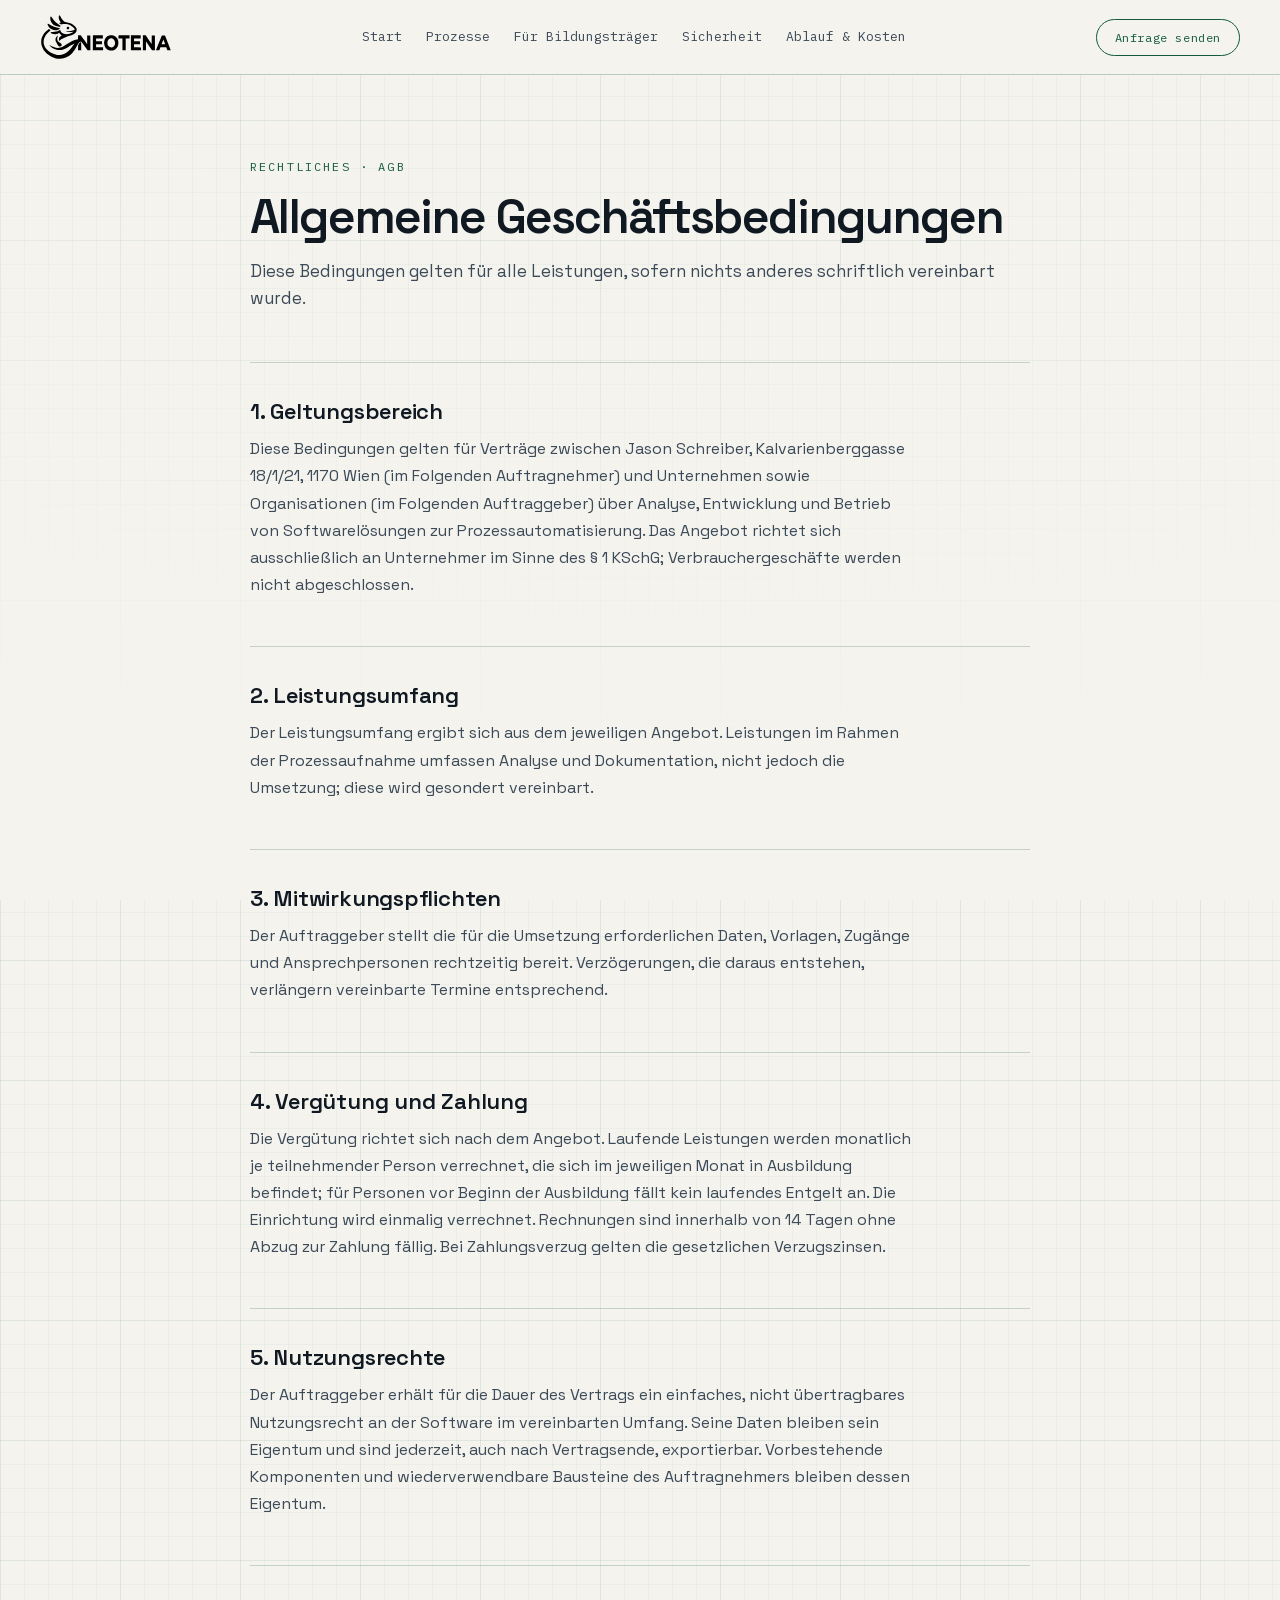
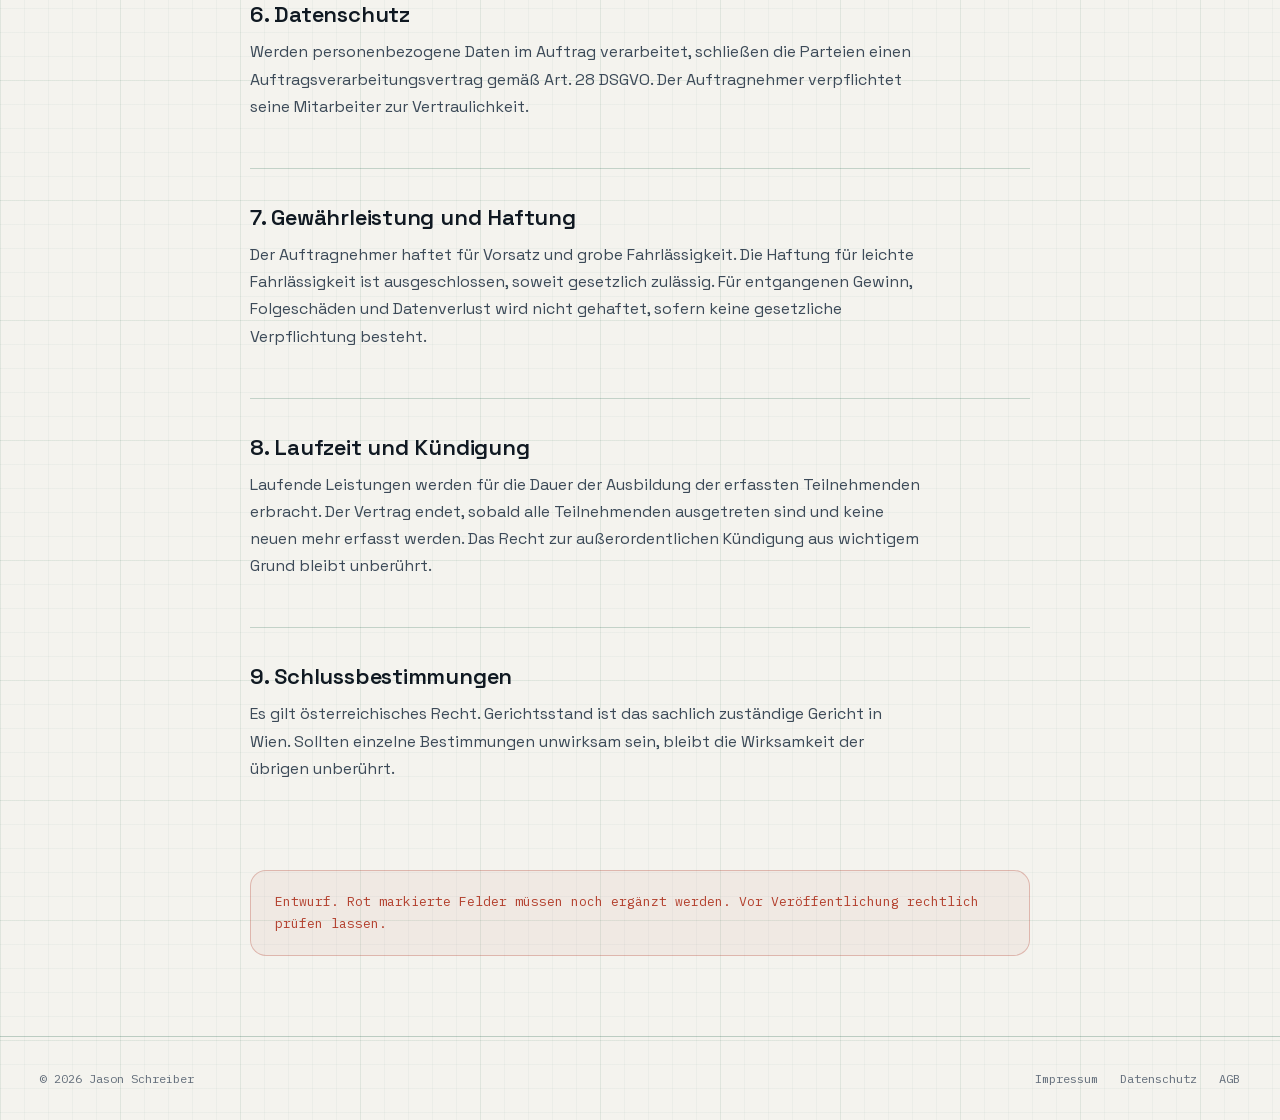
<file: agb/index.html>
<!DOCTYPE html>
<html lang="de-AT">
<head>
<meta charset="utf-8">
<meta name="viewport" content="width=device-width, initial-scale=1">
<meta name="theme-color" content="#F4F3EE">
<link rel="icon" type="image/png" sizes="32x32" href="/assets/favicon-32.png?v=01700a30">
<link rel="apple-touch-icon" href="/assets/apple-touch-icon.png?v=8b65be48">
<title>Allgemeine Geschäftsbedingungen | Neotena</title>
<meta name="description" content="Allgemeine Geschäftsbedingungen von Neotena." />
<meta name="author" content="Jason Schreiber" />
<meta name="robots" content="index, follow" />
<link rel="canonical" href="https://neotena.jasonschreiber.at/agb/" />
<meta property="og:url" content="https://neotena.jasonschreiber.at/agb/" />
<meta property="og:type" content="website" />
<meta property="og:locale" content="de_AT" />
<meta property="og:title" content="Allgemeine Geschäftsbedingungen | Neotena" />
<meta property="og:description" content="Allgemeine Geschäftsbedingungen von Neotena." />
<meta property="og:image" content="https://neotena.jasonschreiber.at/assets/og.jpg" />
<meta property="og:image:width" content="1200" />
<meta property="og:image:height" content="630" />
<meta property="og:site_name" content="Neotena" />
<meta name="twitter:card" content="summary_large_image" />
<script type="application/ld+json">{"@context":"https://schema.org","@type":"ProfessionalService","name":"Neotena","description":"Software für AMS-Bildungsträger: eine Akte pro Person, Formulare, Anwesenheiten und das Befüllen von Portalen wie eAMS — lokal und verschlüsselt. Bezahlt nur für Menschen in Ausbildung.","founder":{"@type":"Person","name":"Jason Schreiber","url":"https://jasonschreiber.at"},"email":"office@jasonschreiber.at","telephone":"+436766433346","address":{"@type":"PostalAddress","streetAddress":"Kalvarienberggasse 18/1/21","postalCode":"1170","addressLocality":"Wien","addressCountry":"AT"},"areaServed":"AT","knowsLanguage":"de-AT","url":"https://neotena.jasonschreiber.at/","logo":"https://neotena.jasonschreiber.at/assets/apple-touch-icon.png","image":"https://neotena.jasonschreiber.at/assets/og.jpg"}</script>
<link href="/assets/fonts/fonts.css?v=b1770259" rel="stylesheet" />
<link rel="preload" href="/assets/fonts/space-grotesk-latin.woff2" as="font" type="font/woff2" crossorigin="" />
<script src="/assets/flow.js?v=0f6fc328" defer></script>
<script src="/assets/interaktiv.js?v=c60eef68" defer></script>
<script src="/assets/nachbau.js?v=1e6e6358" defer></script>
<style>
  body { margin: 0; background: #F4F3EE; }
  a { color: #135A3F; text-decoration: none; }
  a:hover { color: #0B3D2A; }
  ::selection { background: #CDE9DA; }
  input, textarea, button, select { box-sizing: border-box; width: 100%; }
  [data-rv] { opacity: 0; transform: translateY(20px); }
  [data-rv].rv-in { opacity: 1; transform: none; transition: opacity .8s ease, transform .9s cubic-bezier(.22,.61,.36,1); }
  @media (prefers-reduced-motion: reduce) { [data-rv] { opacity: 1; transform: none; } [style*="animation"] { animation: none !important; } }
  @keyframes axDrift { 0%, 100% { transform: translateY(0); } 50% { transform: translateY(-7px); } }
  @keyframes axSweep { 0% { transform: translateY(-10%); opacity: 0; } 20% { opacity: .55; } 100% { transform: translateY(320%); opacity: 0; } }
  @keyframes axPulse { 0%, 100% { opacity: 1; } 50% { opacity: .45; } }
  @keyframes axDash { to { background-position-y: 12px; } }
  @keyframes axFill { 0% { width: 12%; } 100% { width: 92%; } }
  @keyframes axTravel { 0% { left: -2%; opacity: 0; } 12% { opacity: 1; } 88% { opacity: 1; } 100% { left: 100%; opacity: 0; } }
  @keyframes axHalo { 0% { transform: scale(.6); opacity: .55; } 100% { transform: scale(2.1); opacity: 0; } }
  @keyframes axRise { 0% { opacity: 0; transform: translateY(14px) scale(.985); } 100% { opacity: 1; transform: none; } }
  @keyframes axRipple { 0% { transform: scale(.85); opacity: .5; } 100% { transform: scale(1.55); opacity: 0; } }
  @keyframes axType { 0%, 8% { width: 6%; } 55%, 100% { width: 82%; } }
  @keyframes axCheck { 0%, 18% { opacity: 0; transform: scale(.5); } 34%, 100% { opacity: 1; transform: none; } }
  @keyframes axDot { 0% { left: 0%; opacity: 0; } 12% { opacity: 1; } 88% { opacity: 1; } 100% { left: 100%; opacity: 0; } }
  @keyframes axGlow { 0%, 100% { box-shadow: 0 0 0 0 rgba(127,209,166,.35); } 50% { box-shadow: 0 0 26px 4px rgba(127,209,166,.35); } }

  .hv1:hover { color: #135A3F !important; }
  .hv2:hover { color: #135A3F !important; }
  .hv3:hover { color: #135A3F !important; }
  .hv4:hover { color: #135A3F !important; }
  .hv5:hover { color: #135A3F !important; }
  .hv6:hover { background: #135A3F !important; color: #F4F3EE !important; }
  .hv7:hover { background: #0B3D2A !important; transform: translateY(-2px) !important; }
  .hv8:hover { background: #FFFFFF !important; transform: translateY(-2px) !important; }
  .hv9:hover { background: #135A3F !important; color: #F4F3EE !important; }
  .hv10:hover { background: #135A3F !important; color: #F4F3EE !important; }
  .hv11:hover { background: #0B3D2A !important; }
  .hv12:hover { background: #0B3D2A !important; transform: translateY(-2px) !important; }
  .hv13:hover { color: #135A3F !important; }
  .hv14:hover { color: #135A3F !important; }
  .hv15:hover { color: #135A3F !important; }
  .fc16:focus { outline: none !important; border-bottom-color: #135A3F !important; }
  .fc17:focus { outline: none !important; border-bottom-color: #135A3F !important; }
  .fc18:focus { outline: none !important; border-bottom-color: #135A3F !important; }
  .fc19:focus { outline: none !important; border-bottom-color: #135A3F !important; }
  .fc20:focus { outline: none !important; border-bottom-color: #135A3F !important; }
</style>
<style>
  *, *::before, *::after { box-sizing: border-box; }
  html { scroll-behavior: smooth; }
  @media (prefers-reduced-motion: reduce) { html { scroll-behavior: auto; } }
  img { max-width: 100%; display: block; }
  /* iOS zoomt bei Eingabefeldern unter 16 px hinein — auf dem Handy nie kleiner. */
  @media (max-width: 760px) { input, textarea, select { font-size: 16px !important; } }
  /* Lange deutsche Wörter (Datenschutzbeauftragter) trennen statt aus dem Fenster zu ragen. */
  h1, h2, h3 { overflow-wrap: break-word; text-wrap: balance; }
  /* Nur wirklich lange Wörter trennen (Datenschutzbeauftragter), nicht „ver-langt“. */
  @media (max-width: 600px) { h1, h2, h3 { hyphens: auto; -webkit-hyphens: auto; hyphenate-limit-chars: 16 7 7; } }
  /* Prozesse: auf dem Handy immer erst Text, dann Bild. */
  @media (max-width: 760px) { [data-nf="ablauf"] > div { order: 0 !important; } }
  :focus-visible { outline: 2px solid #135A3F; outline-offset: 3px; }
  .ax-page[hidden] { display: none; }
  .ax-nav { width: auto; background: none; border: none; font: inherit; cursor: pointer;
    padding: 6px 0; color: inherit; font-weight: 400;
    border-bottom: 2px solid transparent; transition: color .2s ease, border-color .2s ease; }
  .ax-nav.is-active { color: #135A3F; font-weight: 500; border-bottom-color: #135A3F; }
  .ax-slot { position: absolute; inset: 0; display: grid; place-items: center;
    background: repeating-linear-gradient(45deg, rgba(19,90,63,.05) 0 10px, transparent 10px 20px); }
  .ax-slot img { position: absolute; inset: 0; width: 100%; height: 100%; object-fit: cover; }
  .ax-slot-label { font-family: 'IBM Plex Mono', monospace; font-size: 12px;
    color: #616C79; text-align: center; padding: 0 16px; }
  .ax-note { margin: 0; font-family: 'IBM Plex Mono', monospace; font-size: 13px;
    line-height: 1.6; color: #135A3F; }
  .ax-note[hidden] { display: none; }
  /* „Was sie kann · was es bringt“: große Zeilen, jede führt zu ihrer Kachel im Bento. */
  .nb-kb { display: grid; border-top: 1px solid rgba(19,90,63,.28); }
  .nb-kb-kopf, .nb-kb-zeile { display: grid; grid-template-columns: 3.2em minmax(0, 1fr) minmax(0, 1.25fr) 11em; gap: 8px 28px; align-items: baseline; }
  .nb-kb-kopf { padding: 14px 0; font-family: 'IBM Plex Mono', monospace; font-size: 11px; letter-spacing: .14em; text-transform: uppercase; color: #616C79;
    border-bottom: 1px solid rgba(19,90,63,.28); }
  .nb-kb-zeile { position: relative; padding: clamp(18px, 2.4vw, 28px) 0; border-bottom: 1px solid rgba(19,90,63,.18);
    color: inherit; text-decoration: none; transition: background .3s, padding .3s; }
  .nb-kb-zeile:hover, .nb-kb-zeile:focus-visible { background: rgba(255,255,255,.55); padding-left: 14px; padding-right: 14px; }
  .nb-kb-nr { font-family: 'IBM Plex Mono', monospace; font-size: 12px; color: #135A3F; }
  .nb-kb-kann { font-size: clamp(20px, 2.3vw, 28px); line-height: 1.15; letter-spacing: -.02em; font-weight: 600; }
  .nb-kb-bringt { font-size: clamp(16px, 1.6vw, 19px); line-height: 1.45; color: #135A3F; }
  .nb-kb-bsp { justify-self: end; padding: 4px 10px; border-radius: 999px; background: rgba(19,90,63,.07); font-family: 'IBM Plex Mono', monospace;
    font-size: 12px; color: #616C79; white-space: nowrap; }
  .nb-kb-echt { background: #135A3F; color: #F4F3EE; }
  .nb-kb-zeile::after { content: "→"; position: absolute; right: 0; top: 50%; transform: translate(0, -50%); opacity: .5;
    font-family: 'IBM Plex Mono', monospace; color: #135A3F; transition: opacity .3s, transform .3s; }
  .nb-kb-zeile:hover::after { opacity: 1; transform: translate(-6px, -50%); }
  .nb-kb-bsp { margin-right: 26px; }
  .nb-kb-zeile:hover .nb-kb-bsp { opacity: 0; }
  @media (max-width: 820px) {
    .nb-kb-kopf { display: none; }
    .nb-kb-zeile { padding-right: 28px; }
    .nb-kb-zeile { grid-template-columns: 2.4em minmax(0, 1fr); }
    .nb-kb-bringt, .nb-kb-bsp { grid-column: 2; }
    .nb-kb-bsp { justify-self: start; }
  }
  .nb-kachel { scroll-margin-top: 96px; }
  /* Hero: zwei Türen als Kacheln. */
  .nb-tueren { display: grid; grid-template-columns: repeat(auto-fit, minmax(min(440px, 100%), 1fr)); gap: 20px; }
  .nb-tuer { display: flex; flex-direction: column; min-width: 0; overflow: hidden; padding: clamp(24px, 3vw, 36px);
    border-radius: 28px; border: 1px solid rgba(19,90,63,.2); background: rgba(255,255,255,.55);
    transition: transform .4s cubic-bezier(.2,.7,.2,1), box-shadow .4s, background .4s; }
  .nb-tuer:hover { transform: translateY(-3px); background: rgba(255,255,255,.75); box-shadow: 0 30px 60px -30px rgba(12,46,34,.25); }
  .nb-tuer-weg { font-family: 'IBM Plex Mono', monospace; font-size: 12px; letter-spacing: .16em; text-transform: uppercase; color: #135A3F; }
  .nb-tuer-titel { margin: 10px 0 0; font-size: clamp(26px, 2.8vw, 34px); line-height: 1.08; letter-spacing: -.025em; font-weight: 600; }
  .nb-tuer-bild { flex: 1; display: grid; align-items: center; min-height: 320px; margin: 8px 0; }
  .nb-tuer-fuss { display: flex; flex-wrap: wrap; align-items: center; justify-content: space-between; gap: 12px 20px;
    padding-top: 18px; border-top: 1px dashed rgba(19,90,63,.3); font-family: 'IBM Plex Mono', monospace; font-size: 12px; color: #616C79; }
  .nb-tuer-los { width: auto; padding: 11px 20px; border-radius: 999px; border: 1px solid #135A3F; background: #135A3F; color: #F4F3EE;
    font-family: 'IBM Plex Mono', monospace; font-size: 12px; letter-spacing: .04em; cursor: pointer; text-decoration: none; }
  .nb-tuer-los:hover { background: #0B3D2A; }
  /* Dunkelgrünes Band: bricht die Papierfläche auf; Kacheln stehen hell darauf. */
  .nb-band .nb-tuer { background: #F4F3EE; border-color: transparent; color: #121A22; }
  .nb-band .nb-tuer:hover { background: #FFFFFF; box-shadow: 0 30px 60px -20px rgba(0,0,0,.45); }
  /* Wer dahintersteht: freigestelltes Foto, randlos vor einem grünen Bogen. */
  .nb-portrait { position: relative; max-width: 420px; width: 100%; margin: 0 auto; aspect-ratio: 1132 / 1500; }
  .nb-portrait::before { content: ""; position: absolute; left: 0; right: 0; top: 26%; bottom: 0;
    border-radius: 999px 999px 32px 32px; background: #0C2E22; }
  .nb-portrait::after { content: ""; position: absolute; left: 0; right: 0; top: 26%; bottom: 0; border-radius: 999px 999px 32px 32px;
    background: radial-gradient(circle at 40% 30%, rgba(127,209,166,.32), transparent 62%); }
  @media (max-width: 760px) { .nb-portrait { order: 0 !important; } }
  .nb-portrait img { position: relative; z-index: 1; width: 92%; height: 100%; margin: 0 auto; object-fit: contain; object-position: bottom;
    -webkit-mask-image: linear-gradient(to bottom, #000 82%, transparent 100%); mask-image: linear-gradient(to bottom, #000 82%, transparent 100%); }
  /* Pilotangebot: dunkle Karte über die Breite. */
  .nb-pilot { display: grid; grid-template-columns: minmax(0, 1.3fr) minmax(0, 1fr); gap: 28px 56px; align-items: center;
    padding: clamp(28px, 4vw, 56px); border-radius: 28px; background: #0C2E22; color: #EAF2ED; }
  .nb-pilot-liste { list-style: none; margin: 0; padding: 0; display: grid; gap: 14px; }
  .nb-pilot-liste li { display: grid; grid-template-columns: 2.4em 1fr; gap: 2px 10px; padding: 14px 0; border-top: 1px solid rgba(127,209,166,.22);
    font-size: 14px; color: rgba(234,242,237,.7); }
  .nb-pilot-liste li span { grid-row: span 2; font-family: 'IBM Plex Mono', monospace; font-size: 12px; color: #7FD1A6; }
  .nb-pilot-liste b { font-size: 17px; font-weight: 600; color: #EAF2ED; }
  .nb-pilot-los { grid-column: 1 / -1; justify-self: start; padding: 14px 26px; border-radius: 999px; background: #7FD1A6; color: #0C2E22;
    font-family: 'IBM Plex Mono', monospace; font-size: 13px; letter-spacing: .04em; text-decoration: none; transition: background .3s; }
  .nb-pilot-los:hover { background: #A6E3C3; }
  @media (max-width: 860px) { .nb-pilot { grid-template-columns: 1fr; } }
  /* Sicherheit: drei Gruppen, je Schicht ein Satz und die Technik. */
  .nb-schutz { display: grid; grid-template-columns: repeat(auto-fit, minmax(min(320px, 100%), 1fr)); gap: 16px; }
  .nb-sg { display: grid; align-content: start; gap: 0; padding: clamp(20px, 2.6vw, 30px); border-radius: 24px; border: 1px solid rgba(19,90,63,.16); background: rgba(255,255,255,.5); }
  .nb-sg .nb-k-label { margin-bottom: 10px; }
  .nb-sz { display: grid; gap: 4px; padding: 16px 0; border-top: 1px solid rgba(19,90,63,.14); }
  .nb-sz b { font-size: 18px; font-weight: 600; letter-spacing: -.01em; }
  .nb-sz span { font-size: 15px; line-height: 1.55; color: #3C4A58; }
  .nb-sz code { font-family: 'IBM Plex Mono', monospace; font-size: 11px; color: #135A3F; }
  /* Kosten: welche Stages verrechnet werden. */
  .nb-zaehlt { display: grid; grid-template-columns: repeat(5, minmax(0, 1fr)); gap: 8px; }
  .nb-z-st { display: grid; gap: 6px; padding: 14px; border-radius: 14px; border: 1px dashed rgba(127,209,166,.3);
    font-size: 14px; font-weight: 600; color: rgba(234,242,237,.55); }
  .nb-z-st i { width: 10px; height: 10px; border-radius: 50%; opacity: .5; }
  .nb-z-st span { font-family: 'IBM Plex Mono', monospace; font-size: 11px; font-weight: 400; }
  .nb-z-ja { border: 0; background: #7FD1A6; color: #0C2E22; }
  .nb-z-ja i { opacity: 1; } .nb-z-ja span { font-weight: 600; }
  @media (max-width: 760px) { .nb-zaehlt { grid-template-columns: 1fr 1fr; } .nb-z-ja { grid-column: 1 / -1; } }
  /* Weg 1: das Paket als drei aufgefächerte Karten. */
  .nb-paket { position: relative; display: grid; gap: 12px; max-width: 400px; width: 100%; margin: 0 auto; }
  .nb-paket-karte { display: grid; grid-template-columns: auto 1fr; gap: 2px 14px; align-items: baseline; padding: 18px 20px;
    border-radius: 16px; background: #FFFFFF; box-shadow: 0 1px 2px rgba(0,0,0,.05), 0 16px 32px -20px rgba(12,46,34,.3);
    transition: transform .5s cubic-bezier(.2,.7,.2,1); }
  .nb-paket-karte:nth-child(1) { transform: rotate(-2deg) translateX(-8px); }
  .nb-paket-karte:nth-child(3) { transform: rotate(1.5deg) translateX(10px); }
  .nb-tuer:hover .nb-paket-karte { transform: none; }
  .nb-paket-nr { grid-row: span 2; font-family: 'IBM Plex Mono', monospace; font-size: 12px; color: #135A3F; }
  .nb-paket-karte b { font-size: 17px; font-weight: 600; }
  .nb-paket-karte span:last-child { font-size: 14px; line-height: 1.45; color: #3C4A58; }
  /* Bento: Kacheln in verschiedenen Größen, jede zum Anfassen. */
  .nb-bento { display: grid; grid-template-columns: repeat(12, minmax(0, 1fr)); gap: 16px; }
  .nb-kachel { display: flex; flex-direction: column; min-width: 0; padding: clamp(20px, 2.6vw, 32px);
    border-radius: 24px; border: 1px solid rgba(19,90,63,.16); background: rgba(255,255,255,.5); }
  /* Dunkelgrüne Kacheln: dasselbe Grün wie das Band, Inhalt bleibt hell. */
  .nb-kachel.nb-dunkel { background: #0C2E22; border-color: #0C2E22; color: #EAF2ED; }
  .nb-dunkel .nb-k-label { color: #7FD1A6; }
  .nb-dunkel .nb-k-tipp { background: #7FD1A6; color: #0C2E22; }
  .nb-dunkel .pt-linie { border-color: rgba(127,209,166,.45) !important; }
  .nb-dunkel .pt-akte { background: rgba(255,255,255,.96); color: #18181b; }
  .nb-dunkel .nb-suche { background: #FFFFFF; }
  .nb-dunkel .nb-tn { background: rgba(255,255,255,.94); color: #18181b; }
  .nb-dunkel .nb-nichts { color: rgba(234,242,237,.7); }
  .nb-k4 { grid-column: span 4; } .nb-k6 { grid-column: span 6; } .nb-k8 { grid-column: span 8; } .nb-k12 { grid-column: span 12; }
  .nb-hoch { grid-row: span 2; }
  .nb-k-label { font-family: 'IBM Plex Mono', monospace; font-size: 11px; letter-spacing: .14em; text-transform: uppercase; color: #135A3F;
    display: flex; flex-wrap: wrap; align-items: center; justify-content: space-between; gap: 8px; }
  .nb-k-tipp { padding: 4px 10px; border-radius: 999px; background: #135A3F; color: #F4F3EE; letter-spacing: .04em; text-transform: none; font-size: 11px; white-space: nowrap; }
  .nb-k-titel { margin: 6px 0 22px; font-size: clamp(19px, 1.8vw, 22px); line-height: 1.2; letter-spacing: -.015em; font-weight: 600; }
  @media (max-width: 960px) {
    .nb-bento { grid-template-columns: 1fr; }
    .nb-k4, .nb-k6, .nb-k8, .nb-k12 { grid-column: auto; } .nb-hoch { grid-row: auto; }
  }
  /* Schmaler Viewport: Logo und Anfrage-Button in die erste Zeile, Navigation darunter. */
  /* „Was erledigt wird“: Raster, Kachelgröße nach Inhalt. Kacheln erscheinen
     nacheinander beim Scrollen; Inhalt sitzt mittig in der Kachel. */
  .nb-bento { align-items: stretch; }
  .nb-bento > .nb-kachel > [data-nachbau] { margin-block: auto; }
  .nb-bento > .nb-kachel { opacity: 0; transform: translateY(28px); transition: opacity .7s ease, transform .7s cubic-bezier(.2,.7,.2,1); }
  .nb-bento > .nb-kachel.is-da { opacity: 1; transform: none; }
  @media (prefers-reduced-motion: reduce) { .nb-bento > .nb-kachel { opacity: 1; transform: none; } }
  .nb-k5 { grid-column: span 5; } .nb-k7 { grid-column: span 7; }
  /* Nummerierung und Fokus: nur eine Kachel ist hell und spielt sich vor. */
  #erledigt { counter-reset: station; }
  .nb-pin + .nb-pin { margin-top: 16px; }
  .nb-bento > .nb-kachel { counter-increment: station; }
  .nb-bento > .nb-kachel > .nb-k-label > span:first-child::before { content: counter(station, decimal-leading-zero);
    display: inline-block; margin-right: 12px; padding: 3px 9px; border-radius: 999px; border: 1px solid currentColor; letter-spacing: .04em; }
  .nb-bento > .nb-kachel.is-da { transition: opacity .5s ease, filter .5s ease, transform .7s cubic-bezier(.2,.7,.2,1); }
  #erledigt.hat-fokus .nb-bento > .nb-kachel.is-da:not(.is-fokus) { opacity: .38; filter: grayscale(.9); }
  .nb-bento > .nb-kachel:not(.is-fokus) .nb-lockt { animation: none; }
  .nb-bento > .nb-kachel:not(.is-fokus) * { animation-play-state: paused !important; }
  .nb-bento > .nb-kachel.is-fokus > .nb-k-label > span:first-child::before { background: #135A3F; color: #F4F3EE; border-color: #135A3F; }
  .nb-bento > .nb-kachel.nb-dunkel.is-fokus > .nb-k-label > span:first-child::before { background: #7FD1A6; color: #0C2E22; border-color: #7FD1A6; }
  @media (max-width: 960px) { .nb-k5, .nb-k7 { grid-column: auto; } }
  /* Kopfzeile: Inhalt so breit wie der breiteste Abschnitt (1400 px), Fläche bleibt randlos. */
  body > header, header[style*="sticky"] { padding-left: max(clamp(20px, 5vw, 40px), calc((100% - 1400px) / 2)) !important;
    padding-right: max(clamp(20px, 5vw, 40px), calc((100% - 1400px) / 2)) !important; }
  /* Handy: Burger-Menü statt Navigationszeile. */
  .ax-burger { display: none; }
  @media (max-width: 860px) {
    header > a[href="#kontakt"] { margin-left: auto; padding: 9px 14px !important; }
    .ax-burger { display: grid; place-items: center; width: 42px; height: 42px; padding: 0; border: 1px solid rgba(19,90,63,.35);
      border-radius: 999px; background: transparent; cursor: pointer; }
    .ax-burger span, .ax-burger span::before, .ax-burger span::after { display: block; width: 16px; height: 1.5px; background: #135A3F;
      position: relative; transition: transform .25s, background .2s; }
    .ax-burger span::before, .ax-burger span::after { content: ""; position: absolute; left: 0; }
    .ax-burger span::before { top: -5px; } .ax-burger span::after { top: 5px; }
    header.is-offen .ax-burger span { background: transparent; }
    header.is-offen .ax-burger span::before { transform: translateY(5px) rotate(45deg); }
    header.is-offen .ax-burger span::after { transform: translateY(-5px) rotate(-45deg); }
    header > nav { display: none !important; order: 3; flex-basis: 100%; flex-direction: column; align-items: stretch !important;
      gap: 0 !important; padding: 8px 0 6px; }
    header.is-offen > nav { display: flex !important; }
    header > nav > * { text-align: left; padding: 14px 2px !important; font-size: 17px !important; border-bottom: 1px solid rgba(19,90,63,.14) !important; }
    header > nav > *:last-child { border-bottom: 0 !important; }
    header > nav > .ax-nav.is-active { border-bottom-color: rgba(19,90,63,.14) !important; }
  }
</style>
</head>
<body>
<div style="font-family: 'Space Grotesk', system-ui, sans-serif; color: #101922; background: #F4F3EE; background-image: radial-gradient(130% 80% at 50% 4%, rgba(244,243,238,0) 30%, rgba(244,243,238,.75) 72%, rgba(244,243,238,.96) 100%), linear-gradient(rgba(19,90,63,.035) 1px, transparent 1px), linear-gradient(90deg, rgba(19,90,63,.035) 1px, transparent 1px), linear-gradient(rgba(19,90,63,.06) 1px, transparent 1px), linear-gradient(90deg, rgba(19,90,63,.06) 1px, transparent 1px); background-size: 100% 100%, 24px 24px, 24px 24px, 120px 120px, 120px 120px; background-attachment: fixed, scroll, scroll, scroll, scroll; min-height: 100vh;">

  <header style="position: sticky; top: 0; z-index: 50; display: flex; align-items: center; justify-content: space-between; gap: 24px; flex-wrap: wrap; padding: clamp(11px, 7vw, 14px) clamp(20px, 5vw, 40px); background: rgba(244,243,238,.9); backdrop-filter: blur(8px); border-bottom: 1px solid rgba(19,90,63,.25);">
    <button type="button" data-go="start" aria-label="Zur Startseite" style="width: auto; display: flex; align-items: center; background: none; border: none; padding: 0; cursor: pointer; font-family: inherit;">
      <img src="/assets/neotena.svg?v=9c6d75fc" alt="Neotena" width="1092" height="381" style="height: clamp(34px, 4vw, 46px); width: auto; display: block;" />
    </button>
    <nav style="display: flex; gap: clamp(12px, 2vw, 24px); flex-wrap: wrap; flex: 1 1 auto; justify-content: center; font-family: 'IBM Plex Mono', monospace; font-size: 13px; letter-spacing: .04em; color: #3C4A58;">
      <button type="button" data-go="start" data-nav="start" class="ax-nav hv1">Start</button>
      <button type="button" data-go="prozesse" data-nav="prozesse" class="ax-nav hv2">Prozesse</button>
      <button type="button" data-go="traeger" data-nav="traeger" class="ax-nav hv3">Für Bildungsträger</button>
      <button type="button" data-go="sicherheit" data-nav="sicherheit" class="ax-nav hv4">Sicherheit</button>
      <button type="button" data-go="preise" data-nav="preise" class="ax-nav hv5">Ablauf &amp; Kosten</button>
    </nav>
    <a href="#kontakt" style="width: auto; white-space: nowrap; font-family: 'IBM Plex Mono', monospace; font-size: 12px; letter-spacing: .05em; padding: 10px 18px; border-radius: 999px; border: 1px solid #135A3F; color: #135A3F;" class="hv6">Anfrage senden</a>
  </header>

  

  

  

  

  

  

  

  <div class="ax-page" data-page="agb">
  <div>
    <section style="padding: clamp(56px, 7vw, 84px) clamp(20px, 5vw, 40px) clamp(15px, 7vw, 20px);">
      <div style="max-width: 780px; margin: 0 auto;">
        <div style="font-family: 'IBM Plex Mono', monospace; font-size: 12px; letter-spacing: .18em; text-transform: uppercase; color: #135A3F; margin-bottom: 18px;">Rechtliches · AGB</div>
        <h1 style="font-size: clamp(32px, 4vw, 48px); line-height: 1.04; letter-spacing: -.035em; font-weight: 600; margin: 0 0 16px;">Allgemeine Geschäftsbedingungen</h1>
        <p style="font-size: clamp(16px, 1.6vw, 17px); line-height: 1.6; color: #3C4A58; margin: 0;">Diese Bedingungen gelten für alle Leistungen, sofern nichts anderes schriftlich vereinbart wurde.</p>
      </div>
    </section>
    <section style="padding: clamp(23px, 7vw, 30px) clamp(20px, 5vw, 40px) clamp(52px, 7vw, 80px);">
      <div style="max-width: 780px; margin: 0 auto;">
        <div style="padding: 34px 0; border-top: 1px solid rgba(19,90,63,.22);"><h2 style="font-size: clamp(20px, 2vw, 22px); font-weight: 600; margin: 0 0 10px; letter-spacing: -.01em;">1. Geltungsbereich</h2><p style="font-size: 16px; line-height: 1.7; color: #3C4A58; margin: 0 0 14px; max-width: 42em;">Diese Bedingungen gelten für Verträge zwischen Jason Schreiber, Kalvarienberggasse 18/1/21, 1170 Wien (im Folgenden Auftragnehmer) und Unternehmen sowie Organisationen (im Folgenden Auftraggeber) über Analyse, Entwicklung und Betrieb von Softwarelösungen zur Prozessautomatisierung. Das Angebot richtet sich ausschließlich an Unternehmer im Sinne des § 1 KSchG; Verbrauchergeschäfte werden nicht abgeschlossen.</p></div>
        <div style="padding: 34px 0; border-top: 1px solid rgba(19,90,63,.22);"><h2 style="font-size: clamp(20px, 2vw, 22px); font-weight: 600; margin: 0 0 10px; letter-spacing: -.01em;">2. Leistungsumfang</h2><p style="font-size: 16px; line-height: 1.7; color: #3C4A58; margin: 0 0 14px; max-width: 42em;">Der Leistungsumfang ergibt sich aus dem jeweiligen Angebot. Leistungen im Rahmen der Prozessaufnahme umfassen Analyse und Dokumentation, nicht jedoch die Umsetzung; diese wird gesondert vereinbart.</p></div>
        <div style="padding: 34px 0; border-top: 1px solid rgba(19,90,63,.22);"><h2 style="font-size: clamp(20px, 2vw, 22px); font-weight: 600; margin: 0 0 10px; letter-spacing: -.01em;">3. Mitwirkungspflichten</h2><p style="font-size: 16px; line-height: 1.7; color: #3C4A58; margin: 0 0 14px; max-width: 42em;">Der Auftraggeber stellt die für die Umsetzung erforderlichen Daten, Vorlagen, Zugänge und Ansprechpersonen rechtzeitig bereit. Verzögerungen, die daraus entstehen, verlängern vereinbarte Termine entsprechend.</p></div>
        <div style="padding: 34px 0; border-top: 1px solid rgba(19,90,63,.22);"><h2 style="font-size: clamp(20px, 2vw, 22px); font-weight: 600; margin: 0 0 10px; letter-spacing: -.01em;">4. Vergütung und Zahlung</h2><p style="font-size: 16px; line-height: 1.7; color: #3C4A58; margin: 0 0 14px; max-width: 42em;">Die Vergütung richtet sich nach dem Angebot. Laufende Leistungen werden monatlich je teilnehmender Person verrechnet, die sich im jeweiligen Monat in Ausbildung befindet; für Personen vor Beginn der Ausbildung fällt kein laufendes Entgelt an. Die Einrichtung wird einmalig verrechnet. Rechnungen sind innerhalb von 14 Tagen ohne Abzug zur Zahlung fällig. Bei Zahlungsverzug gelten die gesetzlichen Verzugszinsen.</p></div>
        <div style="padding: 34px 0; border-top: 1px solid rgba(19,90,63,.22);"><h2 style="font-size: clamp(20px, 2vw, 22px); font-weight: 600; margin: 0 0 10px; letter-spacing: -.01em;">5. Nutzungsrechte</h2><p style="font-size: 16px; line-height: 1.7; color: #3C4A58; margin: 0 0 14px; max-width: 42em;">Der Auftraggeber erhält für die Dauer des Vertrags ein einfaches, nicht übertragbares Nutzungsrecht an der Software im vereinbarten Umfang. Seine Daten bleiben sein Eigentum und sind jederzeit, auch nach Vertragsende, exportierbar. Vorbestehende Komponenten und wiederverwendbare Bausteine des Auftragnehmers bleiben dessen Eigentum.</p></div>
        <div style="padding: 34px 0; border-top: 1px solid rgba(19,90,63,.22);"><h2 style="font-size: clamp(20px, 2vw, 22px); font-weight: 600; margin: 0 0 10px; letter-spacing: -.01em;">6. Datenschutz</h2><p style="font-size: 16px; line-height: 1.7; color: #3C4A58; margin: 0 0 14px; max-width: 42em;">Werden personenbezogene Daten im Auftrag verarbeitet, schließen die Parteien einen Auftragsverarbeitungsvertrag gemäß Art. 28 DSGVO. Der Auftragnehmer verpflichtet seine Mitarbeiter zur Vertraulichkeit.</p></div>
        <div style="padding: 34px 0; border-top: 1px solid rgba(19,90,63,.22);"><h2 style="font-size: clamp(20px, 2vw, 22px); font-weight: 600; margin: 0 0 10px; letter-spacing: -.01em;">7. Gewährleistung und Haftung</h2><p style="font-size: 16px; line-height: 1.7; color: #3C4A58; margin: 0 0 14px; max-width: 42em;">Der Auftragnehmer haftet für Vorsatz und grobe Fahrlässigkeit. Die Haftung für leichte Fahrlässigkeit ist ausgeschlossen, soweit gesetzlich zulässig. Für entgangenen Gewinn, Folgeschäden und Datenverlust wird nicht gehaftet, sofern keine gesetzliche Verpflichtung besteht.</p></div>
        <div style="padding: 34px 0; border-top: 1px solid rgba(19,90,63,.22);"><h2 style="font-size: clamp(20px, 2vw, 22px); font-weight: 600; margin: 0 0 10px; letter-spacing: -.01em;">8. Laufzeit und Kündigung</h2><p style="font-size: 16px; line-height: 1.7; color: #3C4A58; margin: 0 0 14px; max-width: 42em;">Laufende Leistungen werden für die Dauer der Ausbildung der erfassten Teilnehmenden erbracht. Der Vertrag endet, sobald alle Teilnehmenden ausgetreten sind und keine neuen mehr erfasst werden. Das Recht zur außerordentlichen Kündigung aus wichtigem Grund bleibt unberührt.</p></div>
        <div style="padding: 34px 0; border-top: 1px solid rgba(19,90,63,.22);"><h2 style="font-size: clamp(20px, 2vw, 22px); font-weight: 600; margin: 0 0 10px; letter-spacing: -.01em;">9. Schlussbestimmungen</h2><p style="font-size: 16px; line-height: 1.7; color: #3C4A58; margin: 0 0 14px; max-width: 42em;">Es gilt österreichisches Recht. Gerichtsstand ist das sachlich zuständige Gericht in Wien. Sollten einzelne Bestimmungen unwirksam sein, bleibt die Wirksamkeit der übrigen unberührt.</p></div>
        <div style="margin-top: 40px; border-radius: 16px; border: 1px solid rgba(179,64,46,.3); background: rgba(179,64,46,.05); padding: 20px 24px;">
          <p style="font-family: 'IBM Plex Mono', monospace; font-size: 13px; line-height: 1.7; color: #B3402E; margin: 0;">Entwurf. Rot markierte Felder müssen noch ergänzt werden. Vor Veröffentlichung rechtlich prüfen lassen.</p>
        </div>
      </div>
    </section>
  </div>
  </div>

  

  <footer style="border-top: 1px solid rgba(19,90,63,.25); padding: clamp(20px, 7vw, 26px) clamp(20px, 5vw, 40px); display: flex; justify-content: space-between; align-items: center; flex-wrap: wrap; gap: 16px; font-family: 'IBM Plex Mono', monospace; font-size: 12px; color: #616C79;">
    <span>© 2026 Jason Schreiber</span>
    <span style="display: flex; gap: 22px;">
      <button type="button" data-go="impressum" style="width: auto; background: none; border: none; padding: 8px 0; cursor: pointer; font: inherit; color: #616C79;" class="hv13">Impressum</button>
      <button type="button" data-go="datenschutz" style="width: auto; background: none; border: none; padding: 8px 0; cursor: pointer; font: inherit; color: #616C79;" class="hv14">Datenschutz</button>
      <button type="button" data-go="agb" style="width: auto; background: none; border: none; padding: 8px 0; cursor: pointer; font: inherit; color: #616C79;" class="hv15">AGB</button>
    </span>
  </footer>
</div>
<script>
(function () {
  var AX_SEITE = "agb";
  var PFAD = { start: '/', prozesse: '/prozesse/', traeger: '/bildungstraeger/', sicherheit: '/sicherheit/',
    preise: '/ablauf-und-kosten/', impressum: '/impressum/', datenschutz: '/datenschutz/', agb: '/agb/' };
  // Alte Links (#/prozesse) auf die echte Adresse umleiten.
  var alt = (location.hash || '').match(/^#\/(\w+)/);
  if (alt && PFAD[alt[1]] && AX_SEITE !== alt[1]) { location.replace(PFAD[alt[1]]); return; }
  var page = AX_SEITE || 'start';
  document.querySelectorAll('.ax-page').forEach(function (el) { el.hidden = el.dataset.page !== page; });
  document.querySelectorAll('.ax-nav').forEach(function (el) { el.classList.toggle('is-active', el.dataset.nav === page); });
  document.documentElement.dataset.page = page;
  // Kacheln erscheinen nacheinander, sobald sie ins Bild kommen.
  var kacheln = document.querySelectorAll('.nb-bento > .nb-kachel');
  if (kacheln.length && 'IntersectionObserver' in window) {
    var da = new IntersectionObserver(function (e) {
      e.forEach(function (x) { if (x.isIntersecting) { x.target.classList.add('is-da'); da.unobserve(x.target); } });
    }, { rootMargin: '0px 0px -12% 0px', threshold: 0.15 });
    kacheln.forEach(function (k, i) { k.style.transitionDelay = (i % 2) * 120 + 'ms'; da.observe(k); });
  } else { kacheln.forEach(function (k) { k.classList.add('is-da'); }); }
  // Fokus. Desktop: jede Reihe bleibt stehen (sticky), bis ihre Kacheln
  // nacheinander dran waren — man scrollt nicht über eine Vorführung hinweg.
  // Passt eine Reihe nicht ins Fenster, oder auf dem Handy: Startpunkte je Kachel.
  var bereich = document.getElementById('erledigt');
  var pins = Array.prototype.slice.call(document.querySelectorAll('.nb-pin'));
  if (bereich && kacheln.length) {
    var liste = Array.prototype.slice.call(kacheln), manuell = null, manuellY = 0;
    var SCHRITT = 0.55; // Fensterhöhen Scrollweg je Kachel
    var setze = function (k) {
      if (!k || k.classList.contains('is-fokus')) return;
      liste.forEach(function (x) { x.classList.toggle('is-fokus', x === k); });
      bereich.classList.add('hat-fokus');
      document.dispatchEvent(new Event('nb-fokus'));
    };
    var heften = function () {
      var an = innerWidth > 960 && !matchMedia('(prefers-reduced-motion: reduce)').matches;
      pins.forEach(function (p) {
        var b = p.firstElementChild, n = +p.dataset.schritte || 1;
        b.style.position = ''; b.style.top = ''; p.style.height = ''; p.dataset.an = '';
        var h = b.offsetHeight, platz = innerHeight - 90;
        if (an && h <= platz) {
          p.style.height = (h + (n - 1) * innerHeight * SCHRITT) + 'px';
          b.style.position = 'sticky';
          b.style.top = Math.max(82, (innerHeight - h) / 2 + 30) + 'px';
          p.dataset.an = '1';
        }
      });
    };
    var rechne = function () {
      if (manuell && Math.abs(scrollY - manuellY) < 160) return;
      manuell = null;
      var linie = scrollY + innerHeight * 0.45, punkte = [];
      pins.forEach(function (p) {
        var kids = Array.prototype.slice.call(p.querySelectorAll('.nb-kachel'));
        var oben = p.getBoundingClientRect().top + scrollY;
        if (p.dataset.an) {
          var top = parseFloat(p.firstElementChild.style.top) || 0;
          kids.forEach(function (k, j) { punkte.push([oben - top + innerHeight * 0.45 - innerHeight * 0.1 + j * innerHeight * SCHRITT, k]); });
        } else {
          var gruppen = {};
          // Ohne Transform rechnen: die Einblend-Animation verschiebt die Kacheln kurz.
          var seitenTop = function (el) { var y = 0; while (el) { y += el.offsetTop; el = el.offsetParent; } return y; };
          kids.forEach(function (k) { var key = Math.round(seitenTop(k)); (gruppen[key] = gruppen[key] || []).push([k, k.offsetHeight]); });
          Object.keys(gruppen).forEach(function (key) {
            var g = gruppen[key], hh = Math.min.apply(null, g.map(function (x) { return x[1]; }));
            g.forEach(function (x, j) { punkte.push([+key - innerHeight * 0.1 + j * hh / g.length, x[0]]); });
          });
        }
      });
      punkte.sort(function (a, b) { return a[0] - b[0]; });
      // Jede Kachel bekommt mindestens eine halbe Fensterhöhe Scrollweg.
      for (var i = 1; i < punkte.length; i++) punkte[i][0] = Math.max(punkte[i][0], punkte[i - 1][0] + innerHeight * 0.45);
      var wahl = punkte[0][1];
      punkte.forEach(function (p) { if (p[0] <= linie) wahl = p[1]; });
      setze(wahl);
    };
    var warte = false;
    addEventListener('scroll', function () { if (!warte) { warte = true; requestAnimationFrame(function () { warte = false; rechne(); }); } }, { passive: true });
    addEventListener('resize', function () { heften(); rechne(); });
    liste.forEach(function (k) {
      var hol = function () { manuell = k; manuellY = scrollY; setze(k); };
      k.addEventListener('pointerenter', function (e) { if (e.pointerType === 'mouse') hol(); });
      k.addEventListener('pointerdown', hol, true);
    });
    heften();
    // Vorführungen setzen ihre Höhe erst nach dem ersten Zeichnen.
    setTimeout(function () { heften(); rechne(); }, 400);
    rechne();
  }
  // Burger-Menü fürs Handy: Knopf hinter „Anfrage senden“ einhängen.
  var kopf = document.querySelector('header'), menue = kopf && kopf.querySelector('nav');
  if (kopf && menue) {
    menue.id = 'ax-menue';
    var burger = document.createElement('button');
    burger.type = 'button'; burger.className = 'ax-burger';
    burger.setAttribute('aria-label', 'Menü öffnen'); burger.setAttribute('aria-expanded', 'false'); burger.setAttribute('aria-controls', 'ax-menue');
    burger.innerHTML = '<span></span>';
    kopf.appendChild(burger);
    var zu = function () { kopf.classList.remove('is-offen'); burger.setAttribute('aria-expanded', 'false'); burger.setAttribute('aria-label', 'Menü öffnen'); };
    burger.addEventListener('click', function () {
      var offen = kopf.classList.toggle('is-offen');
      burger.setAttribute('aria-expanded', String(offen)); burger.setAttribute('aria-label', offen ? 'Menü schließen' : 'Menü öffnen');
    });
    menue.addEventListener('click', zu);
    document.addEventListener('keydown', function (e) { if (e.key === 'Escape') zu(); });
  }
  document.addEventListener('click', function (e) {
    var btn = e.target.closest('[data-go], [data-nav]');
    if (!btn) return;
    var ziel = btn.dataset.go || btn.dataset.nav;
    if (!PFAD[ziel]) return;
    e.preventDefault();
    if (ziel === page) { window.scrollTo(0, 0); return; }
    location.href = PFAD[ziel];
  });
  // Ohne Kontaktformular (Rechtsseiten) fuehrt „Anfrage senden“ zur Startseite.
  document.addEventListener('click', function (e) {
    var link = e.target.closest('a[href="#kontakt"]');
    if (!link || document.getElementById('kontakt')) return;
    e.preventDefault();
    location.href = '/#kontakt';
  });
  // ---- Ueberschlagsrechner
  var state = { mitarbeiter: 8, stunden: 6, satz: 30 };
  var fmt = function (n) { return String(n).replace(/\B(?=(\d{3})+(?!\d))/g, '.'); };

  function compute() {
    var jahr = state.mitarbeiter * state.stunden * 46;
    var frei = Math.round(jahr * 0.6);
    return {
      mitarbeiter: state.mitarbeiter,
      stunden: state.stunden,
      satz: state.satz,
      stundenJahr: fmt(jahr),
      gespart: fmt(frei),
      kostenJahr: fmt(Math.round(jahr * state.satz / 1000) * 1000),
      kostenGespart: fmt(Math.round(frei * state.satz / 1000) * 1000)
    };
  }

  function paint() {
    var vals = compute();
    document.querySelectorAll('[data-bind]').forEach(function (el) {
      el.textContent = vals[el.dataset.bind];
    });
  }

  document.querySelectorAll('[data-model]').forEach(function (input) {
    input.value = state[input.dataset.model];
    input.addEventListener('input', function () {
      state[input.dataset.model] = +input.value;
      paint();
    });
  });
  paint();

  // ---- Kontaktformular: ohne Backend per E-Mail-Entwurf
  var form = document.getElementById('ax-form');
  if (form) {
    var note = document.createElement('p');
    note.className = 'ax-note';
    note.hidden = true;
    form.appendChild(note);
    form.addEventListener('submit', function (e) {
      e.preventDefault();
      if (!form.reportValidity()) return;
      var d = new FormData(form);
      var lines = [
        'Name: ' + (d.get('name') || ''),
        'Organisation: ' + (d.get('organisation') || '—'),
        'E-Mail: ' + (d.get('email') || ''),
        'Telefon: ' + (d.get('telefon') || '—'),
        '',
        'Der Ablauf:',
        (d.get('ablauf') || '')
      ];
      location.href = 'mailto:office@jasonschreiber.at'
        + '?subject=' + encodeURIComponent('Anfrage Prozessautomatisierung')
        + '&body=' + encodeURIComponent(lines.join('\n'));
      note.textContent = 'Ihr E-Mail-Programm öffnet sich mit der fertigen Anfrage. '
        + 'Falls nicht: office@jasonschreiber.at';
      note.hidden = false;
    });
  }

  // ---- Scroll-Reveal (aus der Design-Quelle uebernommen)
  var obs = null;
  function reveal() {
    document.querySelectorAll('section').forEach(function (sec) {
      sec.querySelectorAll(':scope > div > *, :scope > div > div > *').forEach(function (el, i) {
        if (el.dataset.rv) return;
        el.dataset.rv = '1';
        el.style.transitionDelay = Math.min(i * 70, 420) + 'ms';
      });
    });
    if (!obs) {
      obs = new IntersectionObserver(function (entries) {
        entries.forEach(function (en) {
          if (en.isIntersecting) { en.target.classList.add('rv-in'); obs.unobserve(en.target); }
        });
      }, { rootMargin: '0px 0px -8% 0px', threshold: 0.05 });
    }
    document.querySelectorAll('[data-rv]:not(.rv-in)').forEach(function (el) { obs.observe(el); });
    clearTimeout(reveal._t);
    reveal._t = setTimeout(function () {
      document.querySelectorAll('[data-rv]:not(.rv-in)').forEach(function (el) {
        el.classList.add('rv-in');
      });
    }, 2500);
  }

  reveal();
  if (location.hash === '#kontakt') {
    var k = document.getElementById('kontakt');
    if (k) k.scrollIntoView();
  }
})();
</script>
</body>
</html>
</file>
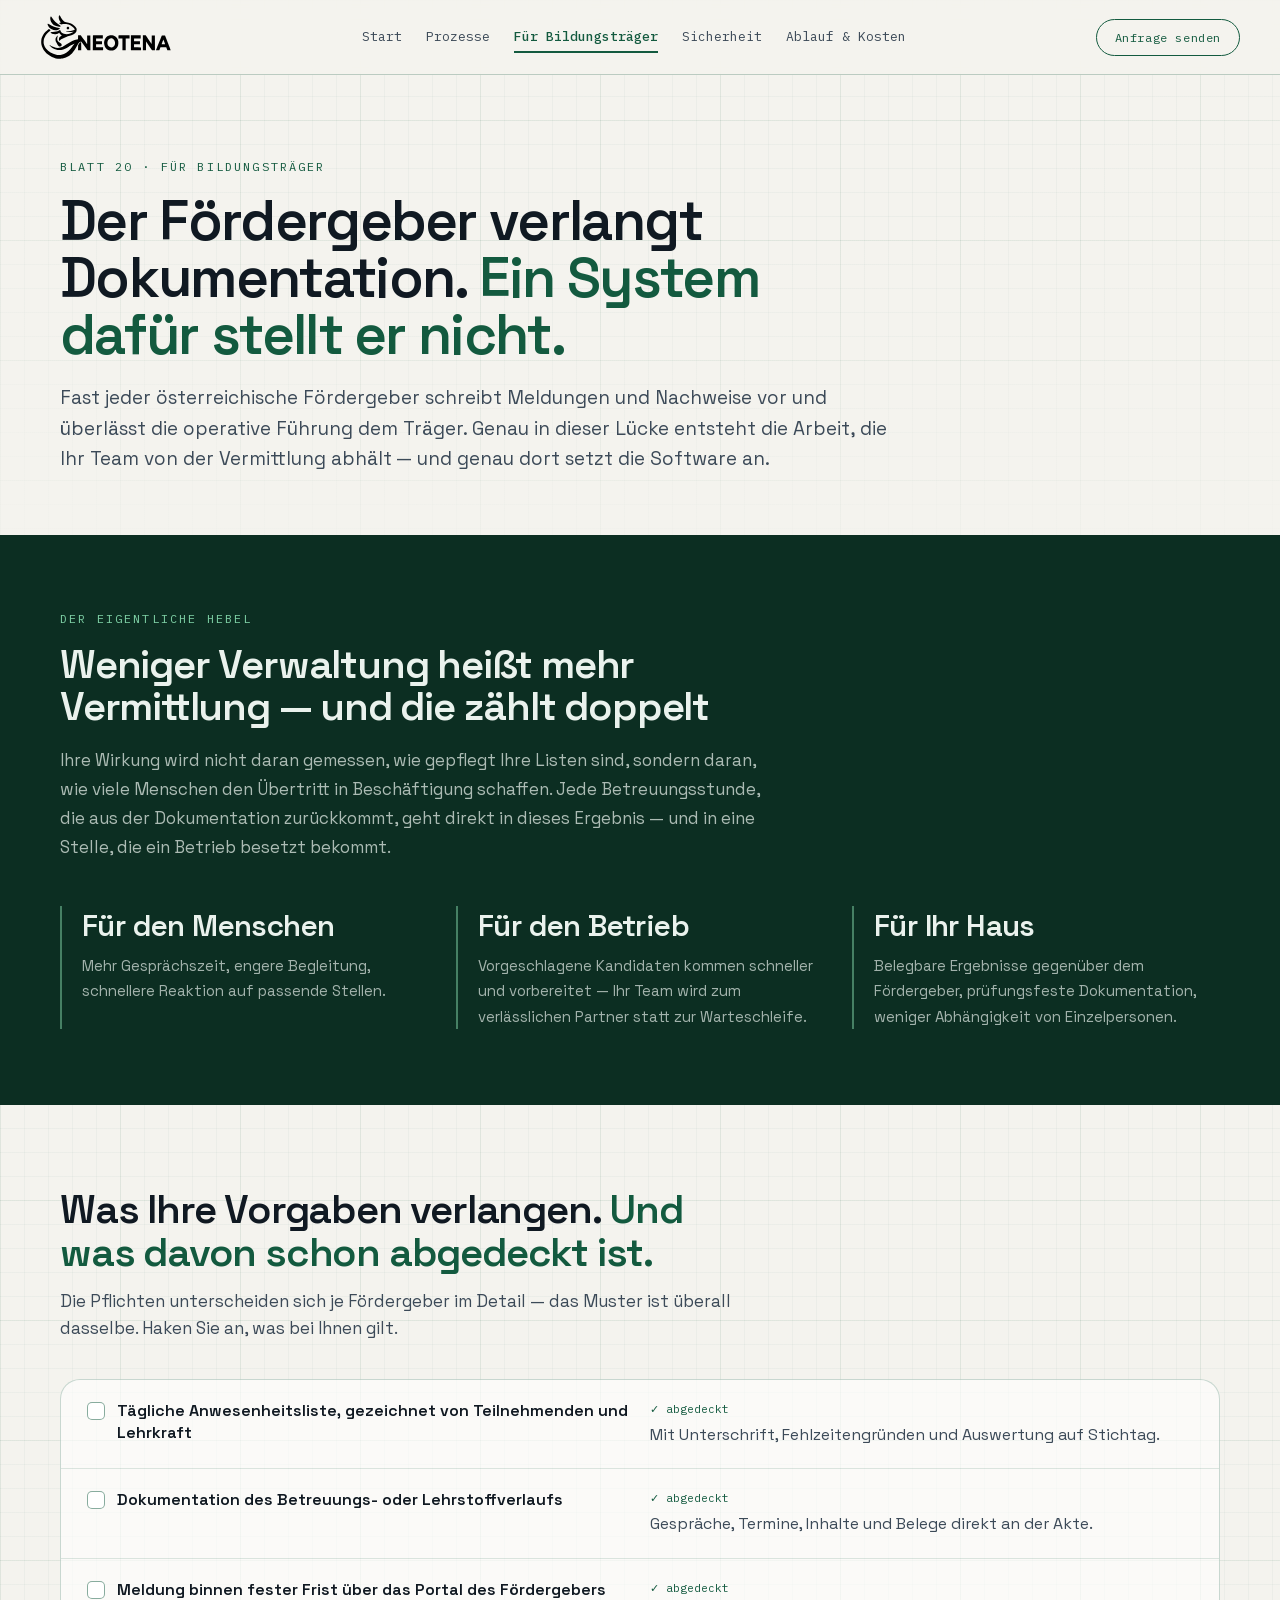
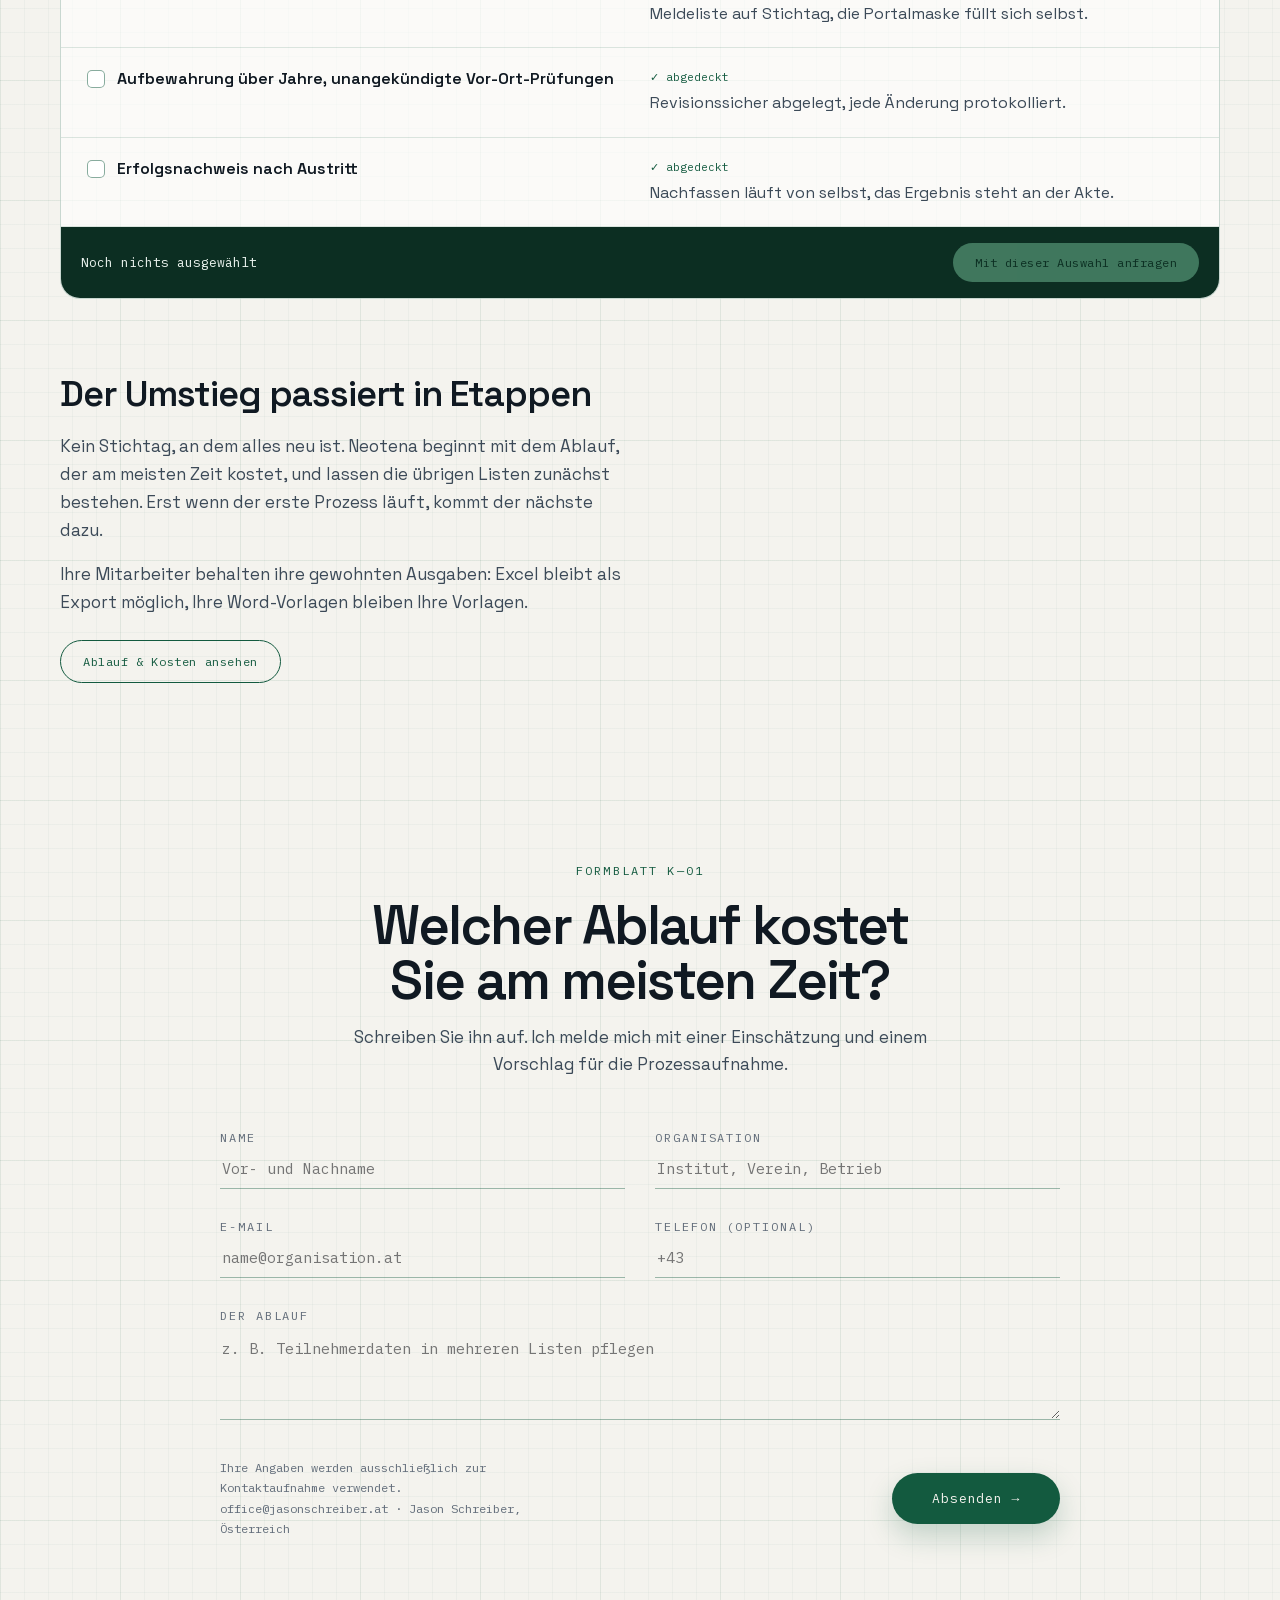
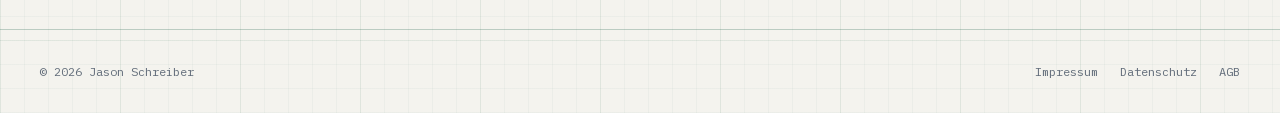
<file: bildungstraeger/index.html>
<!DOCTYPE html>
<html lang="de-AT">
<head>
<meta charset="utf-8">
<meta name="viewport" content="width=device-width, initial-scale=1">
<meta name="theme-color" content="#F4F3EE">
<link rel="icon" type="image/png" sizes="32x32" href="/assets/favicon-32.png?v=01700a30">
<link rel="apple-touch-icon" href="/assets/apple-touch-icon.png?v=8b65be48">
<title>Für AMS-Bildungsträger: Dokumentationspflichten abgedeckt | Neotena</title>
<meta name="description" content="Anwesenheitslisten, Betreuungsverlauf, Meldungen an den Fördergeber, Aufbewahrung und Erfolgsnachweis — was Ihre Vorgaben verlangen und was die Software abdeckt." />
<meta name="author" content="Jason Schreiber" />
<meta name="robots" content="index, follow" />
<link rel="canonical" href="https://neotena.jasonschreiber.at/bildungstraeger/" />
<meta property="og:url" content="https://neotena.jasonschreiber.at/bildungstraeger/" />
<meta property="og:type" content="website" />
<meta property="og:locale" content="de_AT" />
<meta property="og:title" content="Für AMS-Bildungsträger: Dokumentationspflichten abgedeckt | Neotena" />
<meta property="og:description" content="Anwesenheitslisten, Betreuungsverlauf, Meldungen an den Fördergeber, Aufbewahrung und Erfolgsnachweis — was Ihre Vorgaben verlangen und was die Software abdeckt." />
<meta property="og:image" content="https://neotena.jasonschreiber.at/assets/og.jpg" />
<meta property="og:image:width" content="1200" />
<meta property="og:image:height" content="630" />
<meta property="og:site_name" content="Neotena" />
<meta name="twitter:card" content="summary_large_image" />
<script type="application/ld+json">{"@context":"https://schema.org","@type":"ProfessionalService","name":"Neotena","description":"Software für AMS-Bildungsträger: eine Akte pro Person, Formulare, Anwesenheiten und das Befüllen von Portalen wie eAMS — lokal und verschlüsselt. Bezahlt nur für Menschen in Ausbildung.","founder":{"@type":"Person","name":"Jason Schreiber","url":"https://jasonschreiber.at"},"email":"office@jasonschreiber.at","telephone":"+436766433346","address":{"@type":"PostalAddress","streetAddress":"Kalvarienberggasse 18/1/21","postalCode":"1170","addressLocality":"Wien","addressCountry":"AT"},"areaServed":"AT","knowsLanguage":"de-AT","url":"https://neotena.jasonschreiber.at/","logo":"https://neotena.jasonschreiber.at/assets/apple-touch-icon.png","image":"https://neotena.jasonschreiber.at/assets/og.jpg"}</script>
<link href="/assets/fonts/fonts.css?v=b1770259" rel="stylesheet" />
<link rel="preload" href="/assets/fonts/space-grotesk-latin.woff2" as="font" type="font/woff2" crossorigin="" />
<script src="/assets/flow.js?v=0f6fc328" defer></script>
<script src="/assets/interaktiv.js?v=c60eef68" defer></script>
<script src="/assets/nachbau.js?v=1e6e6358" defer></script>
<style>
  body { margin: 0; background: #F4F3EE; }
  a { color: #135A3F; text-decoration: none; }
  a:hover { color: #0B3D2A; }
  ::selection { background: #CDE9DA; }
  input, textarea, button, select { box-sizing: border-box; width: 100%; }
  [data-rv] { opacity: 0; transform: translateY(20px); }
  [data-rv].rv-in { opacity: 1; transform: none; transition: opacity .8s ease, transform .9s cubic-bezier(.22,.61,.36,1); }
  @media (prefers-reduced-motion: reduce) { [data-rv] { opacity: 1; transform: none; } [style*="animation"] { animation: none !important; } }
  @keyframes axDrift { 0%, 100% { transform: translateY(0); } 50% { transform: translateY(-7px); } }
  @keyframes axSweep { 0% { transform: translateY(-10%); opacity: 0; } 20% { opacity: .55; } 100% { transform: translateY(320%); opacity: 0; } }
  @keyframes axPulse { 0%, 100% { opacity: 1; } 50% { opacity: .45; } }
  @keyframes axDash { to { background-position-y: 12px; } }
  @keyframes axFill { 0% { width: 12%; } 100% { width: 92%; } }
  @keyframes axTravel { 0% { left: -2%; opacity: 0; } 12% { opacity: 1; } 88% { opacity: 1; } 100% { left: 100%; opacity: 0; } }
  @keyframes axHalo { 0% { transform: scale(.6); opacity: .55; } 100% { transform: scale(2.1); opacity: 0; } }
  @keyframes axRise { 0% { opacity: 0; transform: translateY(14px) scale(.985); } 100% { opacity: 1; transform: none; } }
  @keyframes axRipple { 0% { transform: scale(.85); opacity: .5; } 100% { transform: scale(1.55); opacity: 0; } }
  @keyframes axType { 0%, 8% { width: 6%; } 55%, 100% { width: 82%; } }
  @keyframes axCheck { 0%, 18% { opacity: 0; transform: scale(.5); } 34%, 100% { opacity: 1; transform: none; } }
  @keyframes axDot { 0% { left: 0%; opacity: 0; } 12% { opacity: 1; } 88% { opacity: 1; } 100% { left: 100%; opacity: 0; } }
  @keyframes axGlow { 0%, 100% { box-shadow: 0 0 0 0 rgba(127,209,166,.35); } 50% { box-shadow: 0 0 26px 4px rgba(127,209,166,.35); } }

  .hv1:hover { color: #135A3F !important; }
  .hv2:hover { color: #135A3F !important; }
  .hv3:hover { color: #135A3F !important; }
  .hv4:hover { color: #135A3F !important; }
  .hv5:hover { color: #135A3F !important; }
  .hv6:hover { background: #135A3F !important; color: #F4F3EE !important; }
  .hv7:hover { background: #0B3D2A !important; transform: translateY(-2px) !important; }
  .hv8:hover { background: #FFFFFF !important; transform: translateY(-2px) !important; }
  .hv9:hover { background: #135A3F !important; color: #F4F3EE !important; }
  .hv10:hover { background: #135A3F !important; color: #F4F3EE !important; }
  .hv11:hover { background: #0B3D2A !important; }
  .hv12:hover { background: #0B3D2A !important; transform: translateY(-2px) !important; }
  .hv13:hover { color: #135A3F !important; }
  .hv14:hover { color: #135A3F !important; }
  .hv15:hover { color: #135A3F !important; }
  .fc16:focus { outline: none !important; border-bottom-color: #135A3F !important; }
  .fc17:focus { outline: none !important; border-bottom-color: #135A3F !important; }
  .fc18:focus { outline: none !important; border-bottom-color: #135A3F !important; }
  .fc19:focus { outline: none !important; border-bottom-color: #135A3F !important; }
  .fc20:focus { outline: none !important; border-bottom-color: #135A3F !important; }
</style>
<style>
  *, *::before, *::after { box-sizing: border-box; }
  html { scroll-behavior: smooth; }
  @media (prefers-reduced-motion: reduce) { html { scroll-behavior: auto; } }
  img { max-width: 100%; display: block; }
  /* iOS zoomt bei Eingabefeldern unter 16 px hinein — auf dem Handy nie kleiner. */
  @media (max-width: 760px) { input, textarea, select { font-size: 16px !important; } }
  /* Lange deutsche Wörter (Datenschutzbeauftragter) trennen statt aus dem Fenster zu ragen. */
  h1, h2, h3 { overflow-wrap: break-word; text-wrap: balance; }
  /* Nur wirklich lange Wörter trennen (Datenschutzbeauftragter), nicht „ver-langt“. */
  @media (max-width: 600px) { h1, h2, h3 { hyphens: auto; -webkit-hyphens: auto; hyphenate-limit-chars: 16 7 7; } }
  /* Prozesse: auf dem Handy immer erst Text, dann Bild. */
  @media (max-width: 760px) { [data-nf="ablauf"] > div { order: 0 !important; } }
  :focus-visible { outline: 2px solid #135A3F; outline-offset: 3px; }
  .ax-page[hidden] { display: none; }
  .ax-nav { width: auto; background: none; border: none; font: inherit; cursor: pointer;
    padding: 6px 0; color: inherit; font-weight: 400;
    border-bottom: 2px solid transparent; transition: color .2s ease, border-color .2s ease; }
  .ax-nav.is-active { color: #135A3F; font-weight: 500; border-bottom-color: #135A3F; }
  .ax-slot { position: absolute; inset: 0; display: grid; place-items: center;
    background: repeating-linear-gradient(45deg, rgba(19,90,63,.05) 0 10px, transparent 10px 20px); }
  .ax-slot img { position: absolute; inset: 0; width: 100%; height: 100%; object-fit: cover; }
  .ax-slot-label { font-family: 'IBM Plex Mono', monospace; font-size: 12px;
    color: #616C79; text-align: center; padding: 0 16px; }
  .ax-note { margin: 0; font-family: 'IBM Plex Mono', monospace; font-size: 13px;
    line-height: 1.6; color: #135A3F; }
  .ax-note[hidden] { display: none; }
  /* „Was sie kann · was es bringt“: große Zeilen, jede führt zu ihrer Kachel im Bento. */
  .nb-kb { display: grid; border-top: 1px solid rgba(19,90,63,.28); }
  .nb-kb-kopf, .nb-kb-zeile { display: grid; grid-template-columns: 3.2em minmax(0, 1fr) minmax(0, 1.25fr) 11em; gap: 8px 28px; align-items: baseline; }
  .nb-kb-kopf { padding: 14px 0; font-family: 'IBM Plex Mono', monospace; font-size: 11px; letter-spacing: .14em; text-transform: uppercase; color: #616C79;
    border-bottom: 1px solid rgba(19,90,63,.28); }
  .nb-kb-zeile { position: relative; padding: clamp(18px, 2.4vw, 28px) 0; border-bottom: 1px solid rgba(19,90,63,.18);
    color: inherit; text-decoration: none; transition: background .3s, padding .3s; }
  .nb-kb-zeile:hover, .nb-kb-zeile:focus-visible { background: rgba(255,255,255,.55); padding-left: 14px; padding-right: 14px; }
  .nb-kb-nr { font-family: 'IBM Plex Mono', monospace; font-size: 12px; color: #135A3F; }
  .nb-kb-kann { font-size: clamp(20px, 2.3vw, 28px); line-height: 1.15; letter-spacing: -.02em; font-weight: 600; }
  .nb-kb-bringt { font-size: clamp(16px, 1.6vw, 19px); line-height: 1.45; color: #135A3F; }
  .nb-kb-bsp { justify-self: end; padding: 4px 10px; border-radius: 999px; background: rgba(19,90,63,.07); font-family: 'IBM Plex Mono', monospace;
    font-size: 12px; color: #616C79; white-space: nowrap; }
  .nb-kb-echt { background: #135A3F; color: #F4F3EE; }
  .nb-kb-zeile::after { content: "→"; position: absolute; right: 0; top: 50%; transform: translate(0, -50%); opacity: .5;
    font-family: 'IBM Plex Mono', monospace; color: #135A3F; transition: opacity .3s, transform .3s; }
  .nb-kb-zeile:hover::after { opacity: 1; transform: translate(-6px, -50%); }
  .nb-kb-bsp { margin-right: 26px; }
  .nb-kb-zeile:hover .nb-kb-bsp { opacity: 0; }
  @media (max-width: 820px) {
    .nb-kb-kopf { display: none; }
    .nb-kb-zeile { padding-right: 28px; }
    .nb-kb-zeile { grid-template-columns: 2.4em minmax(0, 1fr); }
    .nb-kb-bringt, .nb-kb-bsp { grid-column: 2; }
    .nb-kb-bsp { justify-self: start; }
  }
  .nb-kachel { scroll-margin-top: 96px; }
  /* Hero: zwei Türen als Kacheln. */
  .nb-tueren { display: grid; grid-template-columns: repeat(auto-fit, minmax(min(440px, 100%), 1fr)); gap: 20px; }
  .nb-tuer { display: flex; flex-direction: column; min-width: 0; overflow: hidden; padding: clamp(24px, 3vw, 36px);
    border-radius: 28px; border: 1px solid rgba(19,90,63,.2); background: rgba(255,255,255,.55);
    transition: transform .4s cubic-bezier(.2,.7,.2,1), box-shadow .4s, background .4s; }
  .nb-tuer:hover { transform: translateY(-3px); background: rgba(255,255,255,.75); box-shadow: 0 30px 60px -30px rgba(12,46,34,.25); }
  .nb-tuer-weg { font-family: 'IBM Plex Mono', monospace; font-size: 12px; letter-spacing: .16em; text-transform: uppercase; color: #135A3F; }
  .nb-tuer-titel { margin: 10px 0 0; font-size: clamp(26px, 2.8vw, 34px); line-height: 1.08; letter-spacing: -.025em; font-weight: 600; }
  .nb-tuer-bild { flex: 1; display: grid; align-items: center; min-height: 320px; margin: 8px 0; }
  .nb-tuer-fuss { display: flex; flex-wrap: wrap; align-items: center; justify-content: space-between; gap: 12px 20px;
    padding-top: 18px; border-top: 1px dashed rgba(19,90,63,.3); font-family: 'IBM Plex Mono', monospace; font-size: 12px; color: #616C79; }
  .nb-tuer-los { width: auto; padding: 11px 20px; border-radius: 999px; border: 1px solid #135A3F; background: #135A3F; color: #F4F3EE;
    font-family: 'IBM Plex Mono', monospace; font-size: 12px; letter-spacing: .04em; cursor: pointer; text-decoration: none; }
  .nb-tuer-los:hover { background: #0B3D2A; }
  /* Dunkelgrünes Band: bricht die Papierfläche auf; Kacheln stehen hell darauf. */
  .nb-band .nb-tuer { background: #F4F3EE; border-color: transparent; color: #121A22; }
  .nb-band .nb-tuer:hover { background: #FFFFFF; box-shadow: 0 30px 60px -20px rgba(0,0,0,.45); }
  /* Wer dahintersteht: freigestelltes Foto, randlos vor einem grünen Bogen. */
  .nb-portrait { position: relative; max-width: 420px; width: 100%; margin: 0 auto; aspect-ratio: 1132 / 1500; }
  .nb-portrait::before { content: ""; position: absolute; left: 0; right: 0; top: 26%; bottom: 0;
    border-radius: 999px 999px 32px 32px; background: #0C2E22; }
  .nb-portrait::after { content: ""; position: absolute; left: 0; right: 0; top: 26%; bottom: 0; border-radius: 999px 999px 32px 32px;
    background: radial-gradient(circle at 40% 30%, rgba(127,209,166,.32), transparent 62%); }
  @media (max-width: 760px) { .nb-portrait { order: 0 !important; } }
  .nb-portrait img { position: relative; z-index: 1; width: 92%; height: 100%; margin: 0 auto; object-fit: contain; object-position: bottom;
    -webkit-mask-image: linear-gradient(to bottom, #000 82%, transparent 100%); mask-image: linear-gradient(to bottom, #000 82%, transparent 100%); }
  /* Pilotangebot: dunkle Karte über die Breite. */
  .nb-pilot { display: grid; grid-template-columns: minmax(0, 1.3fr) minmax(0, 1fr); gap: 28px 56px; align-items: center;
    padding: clamp(28px, 4vw, 56px); border-radius: 28px; background: #0C2E22; color: #EAF2ED; }
  .nb-pilot-liste { list-style: none; margin: 0; padding: 0; display: grid; gap: 14px; }
  .nb-pilot-liste li { display: grid; grid-template-columns: 2.4em 1fr; gap: 2px 10px; padding: 14px 0; border-top: 1px solid rgba(127,209,166,.22);
    font-size: 14px; color: rgba(234,242,237,.7); }
  .nb-pilot-liste li span { grid-row: span 2; font-family: 'IBM Plex Mono', monospace; font-size: 12px; color: #7FD1A6; }
  .nb-pilot-liste b { font-size: 17px; font-weight: 600; color: #EAF2ED; }
  .nb-pilot-los { grid-column: 1 / -1; justify-self: start; padding: 14px 26px; border-radius: 999px; background: #7FD1A6; color: #0C2E22;
    font-family: 'IBM Plex Mono', monospace; font-size: 13px; letter-spacing: .04em; text-decoration: none; transition: background .3s; }
  .nb-pilot-los:hover { background: #A6E3C3; }
  @media (max-width: 860px) { .nb-pilot { grid-template-columns: 1fr; } }
  /* Sicherheit: drei Gruppen, je Schicht ein Satz und die Technik. */
  .nb-schutz { display: grid; grid-template-columns: repeat(auto-fit, minmax(min(320px, 100%), 1fr)); gap: 16px; }
  .nb-sg { display: grid; align-content: start; gap: 0; padding: clamp(20px, 2.6vw, 30px); border-radius: 24px; border: 1px solid rgba(19,90,63,.16); background: rgba(255,255,255,.5); }
  .nb-sg .nb-k-label { margin-bottom: 10px; }
  .nb-sz { display: grid; gap: 4px; padding: 16px 0; border-top: 1px solid rgba(19,90,63,.14); }
  .nb-sz b { font-size: 18px; font-weight: 600; letter-spacing: -.01em; }
  .nb-sz span { font-size: 15px; line-height: 1.55; color: #3C4A58; }
  .nb-sz code { font-family: 'IBM Plex Mono', monospace; font-size: 11px; color: #135A3F; }
  /* Kosten: welche Stages verrechnet werden. */
  .nb-zaehlt { display: grid; grid-template-columns: repeat(5, minmax(0, 1fr)); gap: 8px; }
  .nb-z-st { display: grid; gap: 6px; padding: 14px; border-radius: 14px; border: 1px dashed rgba(127,209,166,.3);
    font-size: 14px; font-weight: 600; color: rgba(234,242,237,.55); }
  .nb-z-st i { width: 10px; height: 10px; border-radius: 50%; opacity: .5; }
  .nb-z-st span { font-family: 'IBM Plex Mono', monospace; font-size: 11px; font-weight: 400; }
  .nb-z-ja { border: 0; background: #7FD1A6; color: #0C2E22; }
  .nb-z-ja i { opacity: 1; } .nb-z-ja span { font-weight: 600; }
  @media (max-width: 760px) { .nb-zaehlt { grid-template-columns: 1fr 1fr; } .nb-z-ja { grid-column: 1 / -1; } }
  /* Weg 1: das Paket als drei aufgefächerte Karten. */
  .nb-paket { position: relative; display: grid; gap: 12px; max-width: 400px; width: 100%; margin: 0 auto; }
  .nb-paket-karte { display: grid; grid-template-columns: auto 1fr; gap: 2px 14px; align-items: baseline; padding: 18px 20px;
    border-radius: 16px; background: #FFFFFF; box-shadow: 0 1px 2px rgba(0,0,0,.05), 0 16px 32px -20px rgba(12,46,34,.3);
    transition: transform .5s cubic-bezier(.2,.7,.2,1); }
  .nb-paket-karte:nth-child(1) { transform: rotate(-2deg) translateX(-8px); }
  .nb-paket-karte:nth-child(3) { transform: rotate(1.5deg) translateX(10px); }
  .nb-tuer:hover .nb-paket-karte { transform: none; }
  .nb-paket-nr { grid-row: span 2; font-family: 'IBM Plex Mono', monospace; font-size: 12px; color: #135A3F; }
  .nb-paket-karte b { font-size: 17px; font-weight: 600; }
  .nb-paket-karte span:last-child { font-size: 14px; line-height: 1.45; color: #3C4A58; }
  /* Bento: Kacheln in verschiedenen Größen, jede zum Anfassen. */
  .nb-bento { display: grid; grid-template-columns: repeat(12, minmax(0, 1fr)); gap: 16px; }
  .nb-kachel { display: flex; flex-direction: column; min-width: 0; padding: clamp(20px, 2.6vw, 32px);
    border-radius: 24px; border: 1px solid rgba(19,90,63,.16); background: rgba(255,255,255,.5); }
  /* Dunkelgrüne Kacheln: dasselbe Grün wie das Band, Inhalt bleibt hell. */
  .nb-kachel.nb-dunkel { background: #0C2E22; border-color: #0C2E22; color: #EAF2ED; }
  .nb-dunkel .nb-k-label { color: #7FD1A6; }
  .nb-dunkel .nb-k-tipp { background: #7FD1A6; color: #0C2E22; }
  .nb-dunkel .pt-linie { border-color: rgba(127,209,166,.45) !important; }
  .nb-dunkel .pt-akte { background: rgba(255,255,255,.96); color: #18181b; }
  .nb-dunkel .nb-suche { background: #FFFFFF; }
  .nb-dunkel .nb-tn { background: rgba(255,255,255,.94); color: #18181b; }
  .nb-dunkel .nb-nichts { color: rgba(234,242,237,.7); }
  .nb-k4 { grid-column: span 4; } .nb-k6 { grid-column: span 6; } .nb-k8 { grid-column: span 8; } .nb-k12 { grid-column: span 12; }
  .nb-hoch { grid-row: span 2; }
  .nb-k-label { font-family: 'IBM Plex Mono', monospace; font-size: 11px; letter-spacing: .14em; text-transform: uppercase; color: #135A3F;
    display: flex; flex-wrap: wrap; align-items: center; justify-content: space-between; gap: 8px; }
  .nb-k-tipp { padding: 4px 10px; border-radius: 999px; background: #135A3F; color: #F4F3EE; letter-spacing: .04em; text-transform: none; font-size: 11px; white-space: nowrap; }
  .nb-k-titel { margin: 6px 0 22px; font-size: clamp(19px, 1.8vw, 22px); line-height: 1.2; letter-spacing: -.015em; font-weight: 600; }
  @media (max-width: 960px) {
    .nb-bento { grid-template-columns: 1fr; }
    .nb-k4, .nb-k6, .nb-k8, .nb-k12 { grid-column: auto; } .nb-hoch { grid-row: auto; }
  }
  /* Schmaler Viewport: Logo und Anfrage-Button in die erste Zeile, Navigation darunter. */
  /* „Was erledigt wird“: Raster, Kachelgröße nach Inhalt. Kacheln erscheinen
     nacheinander beim Scrollen; Inhalt sitzt mittig in der Kachel. */
  .nb-bento { align-items: stretch; }
  .nb-bento > .nb-kachel > [data-nachbau] { margin-block: auto; }
  .nb-bento > .nb-kachel { opacity: 0; transform: translateY(28px); transition: opacity .7s ease, transform .7s cubic-bezier(.2,.7,.2,1); }
  .nb-bento > .nb-kachel.is-da { opacity: 1; transform: none; }
  @media (prefers-reduced-motion: reduce) { .nb-bento > .nb-kachel { opacity: 1; transform: none; } }
  .nb-k5 { grid-column: span 5; } .nb-k7 { grid-column: span 7; }
  /* Nummerierung und Fokus: nur eine Kachel ist hell und spielt sich vor. */
  #erledigt { counter-reset: station; }
  .nb-pin + .nb-pin { margin-top: 16px; }
  .nb-bento > .nb-kachel { counter-increment: station; }
  .nb-bento > .nb-kachel > .nb-k-label > span:first-child::before { content: counter(station, decimal-leading-zero);
    display: inline-block; margin-right: 12px; padding: 3px 9px; border-radius: 999px; border: 1px solid currentColor; letter-spacing: .04em; }
  .nb-bento > .nb-kachel.is-da { transition: opacity .5s ease, filter .5s ease, transform .7s cubic-bezier(.2,.7,.2,1); }
  #erledigt.hat-fokus .nb-bento > .nb-kachel.is-da:not(.is-fokus) { opacity: .38; filter: grayscale(.9); }
  .nb-bento > .nb-kachel:not(.is-fokus) .nb-lockt { animation: none; }
  .nb-bento > .nb-kachel:not(.is-fokus) * { animation-play-state: paused !important; }
  .nb-bento > .nb-kachel.is-fokus > .nb-k-label > span:first-child::before { background: #135A3F; color: #F4F3EE; border-color: #135A3F; }
  .nb-bento > .nb-kachel.nb-dunkel.is-fokus > .nb-k-label > span:first-child::before { background: #7FD1A6; color: #0C2E22; border-color: #7FD1A6; }
  @media (max-width: 960px) { .nb-k5, .nb-k7 { grid-column: auto; } }
  /* Kopfzeile: Inhalt so breit wie der breiteste Abschnitt (1400 px), Fläche bleibt randlos. */
  body > header, header[style*="sticky"] { padding-left: max(clamp(20px, 5vw, 40px), calc((100% - 1400px) / 2)) !important;
    padding-right: max(clamp(20px, 5vw, 40px), calc((100% - 1400px) / 2)) !important; }
  /* Handy: Burger-Menü statt Navigationszeile. */
  .ax-burger { display: none; }
  @media (max-width: 860px) {
    header > a[href="#kontakt"] { margin-left: auto; padding: 9px 14px !important; }
    .ax-burger { display: grid; place-items: center; width: 42px; height: 42px; padding: 0; border: 1px solid rgba(19,90,63,.35);
      border-radius: 999px; background: transparent; cursor: pointer; }
    .ax-burger span, .ax-burger span::before, .ax-burger span::after { display: block; width: 16px; height: 1.5px; background: #135A3F;
      position: relative; transition: transform .25s, background .2s; }
    .ax-burger span::before, .ax-burger span::after { content: ""; position: absolute; left: 0; }
    .ax-burger span::before { top: -5px; } .ax-burger span::after { top: 5px; }
    header.is-offen .ax-burger span { background: transparent; }
    header.is-offen .ax-burger span::before { transform: translateY(5px) rotate(45deg); }
    header.is-offen .ax-burger span::after { transform: translateY(-5px) rotate(-45deg); }
    header > nav { display: none !important; order: 3; flex-basis: 100%; flex-direction: column; align-items: stretch !important;
      gap: 0 !important; padding: 8px 0 6px; }
    header.is-offen > nav { display: flex !important; }
    header > nav > * { text-align: left; padding: 14px 2px !important; font-size: 17px !important; border-bottom: 1px solid rgba(19,90,63,.14) !important; }
    header > nav > *:last-child { border-bottom: 0 !important; }
    header > nav > .ax-nav.is-active { border-bottom-color: rgba(19,90,63,.14) !important; }
  }
</style>
</head>
<body>
<div style="font-family: 'Space Grotesk', system-ui, sans-serif; color: #101922; background: #F4F3EE; background-image: radial-gradient(130% 80% at 50% 4%, rgba(244,243,238,0) 30%, rgba(244,243,238,.75) 72%, rgba(244,243,238,.96) 100%), linear-gradient(rgba(19,90,63,.035) 1px, transparent 1px), linear-gradient(90deg, rgba(19,90,63,.035) 1px, transparent 1px), linear-gradient(rgba(19,90,63,.06) 1px, transparent 1px), linear-gradient(90deg, rgba(19,90,63,.06) 1px, transparent 1px); background-size: 100% 100%, 24px 24px, 24px 24px, 120px 120px, 120px 120px; background-attachment: fixed, scroll, scroll, scroll, scroll; min-height: 100vh;">

  <header style="position: sticky; top: 0; z-index: 50; display: flex; align-items: center; justify-content: space-between; gap: 24px; flex-wrap: wrap; padding: clamp(11px, 7vw, 14px) clamp(20px, 5vw, 40px); background: rgba(244,243,238,.9); backdrop-filter: blur(8px); border-bottom: 1px solid rgba(19,90,63,.25);">
    <button type="button" data-go="start" aria-label="Zur Startseite" style="width: auto; display: flex; align-items: center; background: none; border: none; padding: 0; cursor: pointer; font-family: inherit;">
      <img src="/assets/neotena.svg?v=9c6d75fc" alt="Neotena" width="1092" height="381" style="height: clamp(34px, 4vw, 46px); width: auto; display: block;" />
    </button>
    <nav style="display: flex; gap: clamp(12px, 2vw, 24px); flex-wrap: wrap; flex: 1 1 auto; justify-content: center; font-family: 'IBM Plex Mono', monospace; font-size: 13px; letter-spacing: .04em; color: #3C4A58;">
      <button type="button" data-go="start" data-nav="start" class="ax-nav hv1">Start</button>
      <button type="button" data-go="prozesse" data-nav="prozesse" class="ax-nav hv2">Prozesse</button>
      <button type="button" data-go="traeger" data-nav="traeger" class="ax-nav hv3">Für Bildungsträger</button>
      <button type="button" data-go="sicherheit" data-nav="sicherheit" class="ax-nav hv4">Sicherheit</button>
      <button type="button" data-go="preise" data-nav="preise" class="ax-nav hv5">Ablauf &amp; Kosten</button>
    </nav>
    <a href="#kontakt" style="width: auto; white-space: nowrap; font-family: 'IBM Plex Mono', monospace; font-size: 12px; letter-spacing: .05em; padding: 10px 18px; border-radius: 999px; border: 1px solid #135A3F; color: #135A3F;" class="hv6">Anfrage senden</a>
  </header>

  

  

  <div class="ax-page" data-page="traeger">
  <div>
    <section style="padding: clamp(56px, 7vw, 84px) clamp(20px, 5vw, 40px) clamp(52px, 7vw, 60px);">
      <div style="max-width: 1160px; margin: 0 auto;">
        <div style="font-family: 'IBM Plex Mono', monospace; font-size: 12px; letter-spacing: .18em; text-transform: uppercase; color: #135A3F; margin-bottom: 18px;">Blatt 20 · Für Bildungsträger</div>
        <h1 style="font-size: clamp(34px, 4.4vw, 56px); line-height: 1.02; letter-spacing: -.03em; font-weight: 600; margin: 0 0 20px; max-width: 16em;">Der Fördergeber verlangt Dokumentation. <span style="color: #135A3F;">Ein System dafür stellt er nicht.</span></h1>
        <p style="font-size: clamp(17px, 1.8vw, 19px); line-height: 1.6; color: #3C4A58; max-width: 44em; margin: 0;">Fast jeder österreichische Fördergeber schreibt Meldungen und Nachweise vor und überlässt die operative Führung dem Träger. Genau in dieser Lücke entsteht die Arbeit, die Ihr Team von der Vermittlung abhält — und genau dort setzt die Software an.</p>
      </div>
    </section>

    <section style="padding: clamp(56px, 7vw, 76px) clamp(20px, 5vw, 40px); background: #0C2E22; color: #EAF2ED;">
      <div style="max-width: 1160px; margin: 0 auto;">
        <div style="font-family: 'IBM Plex Mono', monospace; font-size: 12px; letter-spacing: .18em; text-transform: uppercase; color: #7FD1A6; margin-bottom: 18px;">Der eigentliche Hebel</div>
        <h2 style="font-size: clamp(28px, 3.2vw, 40px); line-height: 1.06; letter-spacing: -.03em; font-weight: 600; margin: 0 0 18px; max-width: 18em;">Weniger Verwaltung heißt mehr Vermittlung — und die zählt doppelt</h2>
        <p style="font-size: clamp(16px, 1.6vw, 17px); line-height: 1.7; color: rgba(234,242,237,.72); max-width: 42em; margin: 0 0 44px;">Ihre Wirkung wird nicht daran gemessen, wie gepflegt Ihre Listen sind, sondern daran, wie viele Menschen den Übertritt in Beschäftigung schaffen. Jede Betreuungsstunde, die aus der Dokumentation zurückkommt, geht direkt in dieses Ergebnis — und in eine Stelle, die ein Betrieb besetzt bekommt.</p>
        <div style="display: grid; grid-template-columns: repeat(auto-fit, minmax(min(220px, 100%), 1fr)); gap: 28px;">
          <div style="border-left: 2px solid rgba(127,209,166,.5); padding-left: 20px;">
            <div style="font-size: 30px; font-weight: 600; letter-spacing: -.02em; margin-bottom: 8px;">Für den Menschen</div>
            <p style="font-size: 15px; line-height: 1.7; color: rgba(234,242,237,.68); margin: 0;">Mehr Gesprächszeit, engere Begleitung, schnellere Reaktion auf passende Stellen.</p>
          </div>
          <div style="border-left: 2px solid rgba(127,209,166,.5); padding-left: 20px;">
            <div style="font-size: 30px; font-weight: 600; letter-spacing: -.02em; margin-bottom: 8px;">Für den Betrieb</div>
            <p style="font-size: 15px; line-height: 1.7; color: rgba(234,242,237,.68); margin: 0;">Vorgeschlagene Kandidaten kommen schneller und vorbereitet — Ihr Team wird zum verlässlichen Partner statt zur Warteschleife.</p>
          </div>
          <div style="border-left: 2px solid rgba(127,209,166,.5); padding-left: 20px;">
            <div style="font-size: 30px; font-weight: 600; letter-spacing: -.02em; margin-bottom: 8px;">Für Ihr Haus</div>
            <p style="font-size: 15px; line-height: 1.7; color: rgba(234,242,237,.68); margin: 0;">Belegbare Ergebnisse gegenüber dem Fördergeber, prüfungsfeste Dokumentation, weniger Abhängigkeit von Einzelpersonen.</p>
          </div>
        </div>
      </div>
    </section>

    <section style="padding: clamp(56px, 7vw, 84px) clamp(20px, 5vw, 40px) clamp(52px, 7vw, 76px);">
      <div style="max-width: 1160px; margin: 0 auto;">
        <h2 style="font-size: clamp(28px, 3.2vw, 40px); line-height: 1.06; letter-spacing: -.03em; font-weight: 600; margin: 0 0 14px;">Was Ihre Vorgaben verlangen. <span style="color: #135A3F;">Und was davon schon abgedeckt ist.</span></h2>
        <p style="font-size: clamp(16px, 1.6vw, 17px); line-height: 1.6; color: #3C4A58; max-width: 42em; margin: 0 0 36px;">Die Pflichten unterscheiden sich je Fördergeber im Detail — das Muster ist überall dasselbe. Haken Sie an, was bei Ihnen gilt.</p>
        <div data-nf="vorgaben" style="border-radius: 20px; border: 1px solid rgba(19,90,63,.22); background: rgba(255,255,255,.6); padding: 10px 28px 28px;">
          <div style="display: grid; grid-template-columns: repeat(auto-fit, minmax(min(240px, 100%), 1fr)); gap: 20px; padding: 22px 0; ">
            <span style="font-size: 16px; font-weight: 500;">Tägliche Anwesenheitsliste, gezeichnet von Teilnehmenden und Lehrkraft</span>
            <span style="font-size: clamp(15px, 1.4vw, 16px); line-height: 1.65; color: #3C4A58;">Mit Unterschrift, Fehlzeitengründen und Auswertung auf Stichtag.</span>
          </div>
          <div style="display: grid; grid-template-columns: repeat(auto-fit, minmax(min(240px, 100%), 1fr)); gap: 20px; padding: 22px 0; border-top: 1px solid rgba(19,90,63,.2);">
            <span style="font-size: 16px; font-weight: 500;">Dokumentation des Betreuungs- oder Lehrstoffverlaufs</span>
            <span style="font-size: clamp(15px, 1.4vw, 16px); line-height: 1.65; color: #3C4A58;">Gespräche, Termine, Inhalte und Belege direkt an der Akte.</span>
          </div>
          <div style="display: grid; grid-template-columns: repeat(auto-fit, minmax(min(240px, 100%), 1fr)); gap: 20px; padding: 22px 0; border-top: 1px solid rgba(19,90,63,.2);">
            <span style="font-size: 16px; font-weight: 500;">Meldung binnen fester Frist über das Portal des Fördergebers</span>
            <span style="font-size: clamp(15px, 1.4vw, 16px); line-height: 1.65; color: #3C4A58;">Meldeliste auf Stichtag, die Portalmaske füllt sich selbst.</span>
          </div>
          <div style="display: grid; grid-template-columns: repeat(auto-fit, minmax(min(240px, 100%), 1fr)); gap: 20px; padding: 22px 0; border-top: 1px solid rgba(19,90,63,.2);">
            <span style="font-size: 16px; font-weight: 500;">Aufbewahrung über Jahre, unangekündigte Vor-Ort-Prüfungen</span>
            <span style="font-size: clamp(15px, 1.4vw, 16px); line-height: 1.65; color: #3C4A58;">Revisionssicher abgelegt, jede Änderung protokolliert.</span>
          </div>
          <div style="display: grid; grid-template-columns: repeat(auto-fit, minmax(min(240px, 100%), 1fr)); gap: 20px; padding: 22px 0; border-top: 1px solid rgba(19,90,63,.2);">
            <span style="font-size: 16px; font-weight: 500;">Erfolgsnachweis nach Austritt</span>
            <span style="font-size: clamp(15px, 1.4vw, 16px); line-height: 1.65; color: #3C4A58;">Nachfassen läuft von selbst, das Ergebnis steht an der Akte.</span>
          </div>
        </div>
      </div>
    </section>

    <section style="padding: 0 clamp(20px, 5vw, 40px) clamp(52px, 7vw, 92px);">
      <div style="max-width: 1160px; margin: 0 auto; display: block; grid-template-columns: repeat(auto-fit, minmax(min(320px, 100%), 1fr)); gap: 56px; align-items: center;">
        <div>
          <h2 style="font-size: clamp(26px, 3vw, 36px); line-height: 1.08; letter-spacing: -.03em; font-weight: 600; margin: 0 0 18px;">Der Umstieg passiert in Etappen</h2>
          <p style="font-size: clamp(16px, 1.6vw, 17px); line-height: 1.65; color: #3C4A58; margin: 0 0 16px; max-width: 34em;">Kein Stichtag, an dem alles neu ist. Neotena beginnt mit dem Ablauf, der am meisten Zeit kostet, und lassen die übrigen Listen zunächst bestehen. Erst wenn der erste Prozess läuft, kommt der nächste dazu.</p>
          <p style="font-size: clamp(16px, 1.6vw, 17px); line-height: 1.65; color: #3C4A58; margin: 0 0 24px; max-width: 34em;">Ihre Mitarbeiter behalten ihre gewohnten Ausgaben: Excel bleibt als Export möglich, Ihre Word-Vorlagen bleiben Ihre Vorlagen.</p>
          <button type="button" data-go="preise" style="width: auto; border-radius: 999px; font-family: 'IBM Plex Mono', monospace; font-size: 12px; letter-spacing: .05em; padding: 13px 22px; border: 1px solid #135A3F; background: transparent; color: #135A3F; cursor: pointer;" class="hv10">Ablauf &amp; Kosten ansehen</button>
        </div>
      </div>
    </section>
  </div>
  </div>

  

  

  

  

  

  <div id="ax-kontakt-wrap">
  <section id="kontakt" style="padding: clamp(56px, 7vw, 100px) clamp(20px, 5vw, 40px) clamp(52px, 7vw, 110px);">
    <div style="max-width: 840px; margin: 0 auto;">
      <div style="text-align: center; margin-bottom: 52px;">
        <div style="font-family: 'IBM Plex Mono', monospace; font-size: 12px; letter-spacing: .18em; text-transform: uppercase; color: #135A3F; margin-bottom: 20px;">Formblatt K—01</div>
        <h2 style="font-size: clamp(34px, 4.4vw, 54px); line-height: 1.02; letter-spacing: -.035em; font-weight: 600; margin: 0 0 16px;">Welcher Ablauf kostet Sie am meisten Zeit?</h2>
        <p style="font-size: clamp(16px, 1.6vw, 17px); line-height: 1.6; color: #3C4A58; margin: 0 auto; max-width: 34em;">Schreiben Sie ihn auf. Ich melde mich mit einer Einschätzung und einem Vorschlag für die Prozessaufnahme.</p>
      </div>

      <form id="ax-form" novalidate style="display: grid; gap: 30px;">
        <div style="display: grid; grid-template-columns: repeat(auto-fit, minmax(min(220px, 100%), 1fr)); gap: 30px;">
          <label style="display: grid; gap: 2px;"><span style="font-family: 'IBM Plex Mono', monospace; font-size: 12px; letter-spacing: .16em; text-transform: uppercase; color: #616C79; margin-bottom: 2px;">Name</span><input placeholder="Vor- und Nachname" name="name" required style="font-family: 'IBM Plex Mono', monospace; font-size: 15px; padding: 10px 2px; border: none; border-bottom: 1px solid rgba(19,90,63,.4); background: transparent; color: #101922;" class="fc16"/></label>
          <label style="display: grid; gap: 2px;"><span style="font-family: 'IBM Plex Mono', monospace; font-size: 12px; letter-spacing: .16em; text-transform: uppercase; color: #616C79; margin-bottom: 2px;">Organisation</span><input placeholder="Institut, Verein, Betrieb" name="organisation" style="font-family: 'IBM Plex Mono', monospace; font-size: 15px; padding: 10px 2px; border: none; border-bottom: 1px solid rgba(19,90,63,.4); background: transparent; color: #101922;" class="fc17"/></label>
        </div>
        <div style="display: grid; grid-template-columns: repeat(auto-fit, minmax(min(220px, 100%), 1fr)); gap: 30px;">
          <label style="display: grid; gap: 2px;"><span style="font-family: 'IBM Plex Mono', monospace; font-size: 12px; letter-spacing: .16em; text-transform: uppercase; color: #616C79; margin-bottom: 2px;">E-Mail</span><input placeholder="name@organisation.at" name="email" type="email" required style="font-family: 'IBM Plex Mono', monospace; font-size: 15px; padding: 10px 2px; border: none; border-bottom: 1px solid rgba(19,90,63,.4); background: transparent; color: #101922;" class="fc18"/></label>
          <label style="display: grid; gap: 2px;"><span style="font-family: 'IBM Plex Mono', monospace; font-size: 12px; letter-spacing: .16em; text-transform: uppercase; color: #616C79; margin-bottom: 2px;">Telefon (optional)</span><input placeholder="+43" name="telefon" type="tel" style="font-family: 'IBM Plex Mono', monospace; font-size: 15px; padding: 10px 2px; border: none; border-bottom: 1px solid rgba(19,90,63,.4); background: transparent; color: #101922;" class="fc19"/></label>
        </div>
        <label style="display: grid; gap: 2px;"><span style="font-family: 'IBM Plex Mono', monospace; font-size: 12px; letter-spacing: .16em; text-transform: uppercase; color: #616C79; margin-bottom: 2px;">Der Ablauf</span><textarea rows="3" name="ablauf" required placeholder="z. B. Teilnehmerdaten in mehreren Listen pflegen" style="font-family: 'IBM Plex Mono', monospace; font-size: 15px; padding: 10px 2px; border: none; border-bottom: 1px solid rgba(19,90,63,.4); background: transparent; color: #101922; resize: vertical; line-height: 1.6;" class="fc20"></textarea></label>
        <div style="display: flex; flex-wrap: wrap; align-items: center; justify-content: space-between; gap: 20px; margin-top: 8px;">
          <span style="font-family: 'IBM Plex Mono', monospace; font-size: 12px; color: #616C79; line-height: 1.7; max-width: 30em;">Ihre Angaben werden ausschließlich zur Kontaktaufnahme verwendet.<br />office@jasonschreiber.at · Jason Schreiber, Österreich</span>
          <button type="submit" style="width: auto; font-family: 'IBM Plex Mono', monospace; font-size: 13px; letter-spacing: .06em; padding: clamp(13px, 7vw, 17px) clamp(20px, 5vw, 40px); border-radius: 999px; background: #135A3F; color: #F4F3EE; border: none; cursor: pointer; box-shadow: 0 12px 28px rgba(19,90,63,.22); transition: background-color .3s ease, transform .3s ease;" class="hv12">Absenden →</button>
        </div>
      </form>
    </div>
  </section>
  </div>

  <footer style="border-top: 1px solid rgba(19,90,63,.25); padding: clamp(20px, 7vw, 26px) clamp(20px, 5vw, 40px); display: flex; justify-content: space-between; align-items: center; flex-wrap: wrap; gap: 16px; font-family: 'IBM Plex Mono', monospace; font-size: 12px; color: #616C79;">
    <span>© 2026 Jason Schreiber</span>
    <span style="display: flex; gap: 22px;">
      <button type="button" data-go="impressum" style="width: auto; background: none; border: none; padding: 8px 0; cursor: pointer; font: inherit; color: #616C79;" class="hv13">Impressum</button>
      <button type="button" data-go="datenschutz" style="width: auto; background: none; border: none; padding: 8px 0; cursor: pointer; font: inherit; color: #616C79;" class="hv14">Datenschutz</button>
      <button type="button" data-go="agb" style="width: auto; background: none; border: none; padding: 8px 0; cursor: pointer; font: inherit; color: #616C79;" class="hv15">AGB</button>
    </span>
  </footer>
</div>
<script>
(function () {
  var AX_SEITE = "traeger";
  var PFAD = { start: '/', prozesse: '/prozesse/', traeger: '/bildungstraeger/', sicherheit: '/sicherheit/',
    preise: '/ablauf-und-kosten/', impressum: '/impressum/', datenschutz: '/datenschutz/', agb: '/agb/' };
  // Alte Links (#/prozesse) auf die echte Adresse umleiten.
  var alt = (location.hash || '').match(/^#\/(\w+)/);
  if (alt && PFAD[alt[1]] && AX_SEITE !== alt[1]) { location.replace(PFAD[alt[1]]); return; }
  var page = AX_SEITE || 'start';
  document.querySelectorAll('.ax-page').forEach(function (el) { el.hidden = el.dataset.page !== page; });
  document.querySelectorAll('.ax-nav').forEach(function (el) { el.classList.toggle('is-active', el.dataset.nav === page); });
  document.documentElement.dataset.page = page;
  // Kacheln erscheinen nacheinander, sobald sie ins Bild kommen.
  var kacheln = document.querySelectorAll('.nb-bento > .nb-kachel');
  if (kacheln.length && 'IntersectionObserver' in window) {
    var da = new IntersectionObserver(function (e) {
      e.forEach(function (x) { if (x.isIntersecting) { x.target.classList.add('is-da'); da.unobserve(x.target); } });
    }, { rootMargin: '0px 0px -12% 0px', threshold: 0.15 });
    kacheln.forEach(function (k, i) { k.style.transitionDelay = (i % 2) * 120 + 'ms'; da.observe(k); });
  } else { kacheln.forEach(function (k) { k.classList.add('is-da'); }); }
  // Fokus. Desktop: jede Reihe bleibt stehen (sticky), bis ihre Kacheln
  // nacheinander dran waren — man scrollt nicht über eine Vorführung hinweg.
  // Passt eine Reihe nicht ins Fenster, oder auf dem Handy: Startpunkte je Kachel.
  var bereich = document.getElementById('erledigt');
  var pins = Array.prototype.slice.call(document.querySelectorAll('.nb-pin'));
  if (bereich && kacheln.length) {
    var liste = Array.prototype.slice.call(kacheln), manuell = null, manuellY = 0;
    var SCHRITT = 0.55; // Fensterhöhen Scrollweg je Kachel
    var setze = function (k) {
      if (!k || k.classList.contains('is-fokus')) return;
      liste.forEach(function (x) { x.classList.toggle('is-fokus', x === k); });
      bereich.classList.add('hat-fokus');
      document.dispatchEvent(new Event('nb-fokus'));
    };
    var heften = function () {
      var an = innerWidth > 960 && !matchMedia('(prefers-reduced-motion: reduce)').matches;
      pins.forEach(function (p) {
        var b = p.firstElementChild, n = +p.dataset.schritte || 1;
        b.style.position = ''; b.style.top = ''; p.style.height = ''; p.dataset.an = '';
        var h = b.offsetHeight, platz = innerHeight - 90;
        if (an && h <= platz) {
          p.style.height = (h + (n - 1) * innerHeight * SCHRITT) + 'px';
          b.style.position = 'sticky';
          b.style.top = Math.max(82, (innerHeight - h) / 2 + 30) + 'px';
          p.dataset.an = '1';
        }
      });
    };
    var rechne = function () {
      if (manuell && Math.abs(scrollY - manuellY) < 160) return;
      manuell = null;
      var linie = scrollY + innerHeight * 0.45, punkte = [];
      pins.forEach(function (p) {
        var kids = Array.prototype.slice.call(p.querySelectorAll('.nb-kachel'));
        var oben = p.getBoundingClientRect().top + scrollY;
        if (p.dataset.an) {
          var top = parseFloat(p.firstElementChild.style.top) || 0;
          kids.forEach(function (k, j) { punkte.push([oben - top + innerHeight * 0.45 - innerHeight * 0.1 + j * innerHeight * SCHRITT, k]); });
        } else {
          var gruppen = {};
          // Ohne Transform rechnen: die Einblend-Animation verschiebt die Kacheln kurz.
          var seitenTop = function (el) { var y = 0; while (el) { y += el.offsetTop; el = el.offsetParent; } return y; };
          kids.forEach(function (k) { var key = Math.round(seitenTop(k)); (gruppen[key] = gruppen[key] || []).push([k, k.offsetHeight]); });
          Object.keys(gruppen).forEach(function (key) {
            var g = gruppen[key], hh = Math.min.apply(null, g.map(function (x) { return x[1]; }));
            g.forEach(function (x, j) { punkte.push([+key - innerHeight * 0.1 + j * hh / g.length, x[0]]); });
          });
        }
      });
      punkte.sort(function (a, b) { return a[0] - b[0]; });
      // Jede Kachel bekommt mindestens eine halbe Fensterhöhe Scrollweg.
      for (var i = 1; i < punkte.length; i++) punkte[i][0] = Math.max(punkte[i][0], punkte[i - 1][0] + innerHeight * 0.45);
      var wahl = punkte[0][1];
      punkte.forEach(function (p) { if (p[0] <= linie) wahl = p[1]; });
      setze(wahl);
    };
    var warte = false;
    addEventListener('scroll', function () { if (!warte) { warte = true; requestAnimationFrame(function () { warte = false; rechne(); }); } }, { passive: true });
    addEventListener('resize', function () { heften(); rechne(); });
    liste.forEach(function (k) {
      var hol = function () { manuell = k; manuellY = scrollY; setze(k); };
      k.addEventListener('pointerenter', function (e) { if (e.pointerType === 'mouse') hol(); });
      k.addEventListener('pointerdown', hol, true);
    });
    heften();
    // Vorführungen setzen ihre Höhe erst nach dem ersten Zeichnen.
    setTimeout(function () { heften(); rechne(); }, 400);
    rechne();
  }
  // Burger-Menü fürs Handy: Knopf hinter „Anfrage senden“ einhängen.
  var kopf = document.querySelector('header'), menue = kopf && kopf.querySelector('nav');
  if (kopf && menue) {
    menue.id = 'ax-menue';
    var burger = document.createElement('button');
    burger.type = 'button'; burger.className = 'ax-burger';
    burger.setAttribute('aria-label', 'Menü öffnen'); burger.setAttribute('aria-expanded', 'false'); burger.setAttribute('aria-controls', 'ax-menue');
    burger.innerHTML = '<span></span>';
    kopf.appendChild(burger);
    var zu = function () { kopf.classList.remove('is-offen'); burger.setAttribute('aria-expanded', 'false'); burger.setAttribute('aria-label', 'Menü öffnen'); };
    burger.addEventListener('click', function () {
      var offen = kopf.classList.toggle('is-offen');
      burger.setAttribute('aria-expanded', String(offen)); burger.setAttribute('aria-label', offen ? 'Menü schließen' : 'Menü öffnen');
    });
    menue.addEventListener('click', zu);
    document.addEventListener('keydown', function (e) { if (e.key === 'Escape') zu(); });
  }
  document.addEventListener('click', function (e) {
    var btn = e.target.closest('[data-go], [data-nav]');
    if (!btn) return;
    var ziel = btn.dataset.go || btn.dataset.nav;
    if (!PFAD[ziel]) return;
    e.preventDefault();
    if (ziel === page) { window.scrollTo(0, 0); return; }
    location.href = PFAD[ziel];
  });
  // Ohne Kontaktformular (Rechtsseiten) fuehrt „Anfrage senden“ zur Startseite.
  document.addEventListener('click', function (e) {
    var link = e.target.closest('a[href="#kontakt"]');
    if (!link || document.getElementById('kontakt')) return;
    e.preventDefault();
    location.href = '/#kontakt';
  });
  // ---- Ueberschlagsrechner
  var state = { mitarbeiter: 8, stunden: 6, satz: 30 };
  var fmt = function (n) { return String(n).replace(/\B(?=(\d{3})+(?!\d))/g, '.'); };

  function compute() {
    var jahr = state.mitarbeiter * state.stunden * 46;
    var frei = Math.round(jahr * 0.6);
    return {
      mitarbeiter: state.mitarbeiter,
      stunden: state.stunden,
      satz: state.satz,
      stundenJahr: fmt(jahr),
      gespart: fmt(frei),
      kostenJahr: fmt(Math.round(jahr * state.satz / 1000) * 1000),
      kostenGespart: fmt(Math.round(frei * state.satz / 1000) * 1000)
    };
  }

  function paint() {
    var vals = compute();
    document.querySelectorAll('[data-bind]').forEach(function (el) {
      el.textContent = vals[el.dataset.bind];
    });
  }

  document.querySelectorAll('[data-model]').forEach(function (input) {
    input.value = state[input.dataset.model];
    input.addEventListener('input', function () {
      state[input.dataset.model] = +input.value;
      paint();
    });
  });
  paint();

  // ---- Kontaktformular: ohne Backend per E-Mail-Entwurf
  var form = document.getElementById('ax-form');
  if (form) {
    var note = document.createElement('p');
    note.className = 'ax-note';
    note.hidden = true;
    form.appendChild(note);
    form.addEventListener('submit', function (e) {
      e.preventDefault();
      if (!form.reportValidity()) return;
      var d = new FormData(form);
      var lines = [
        'Name: ' + (d.get('name') || ''),
        'Organisation: ' + (d.get('organisation') || '—'),
        'E-Mail: ' + (d.get('email') || ''),
        'Telefon: ' + (d.get('telefon') || '—'),
        '',
        'Der Ablauf:',
        (d.get('ablauf') || '')
      ];
      location.href = 'mailto:office@jasonschreiber.at'
        + '?subject=' + encodeURIComponent('Anfrage Prozessautomatisierung')
        + '&body=' + encodeURIComponent(lines.join('\n'));
      note.textContent = 'Ihr E-Mail-Programm öffnet sich mit der fertigen Anfrage. '
        + 'Falls nicht: office@jasonschreiber.at';
      note.hidden = false;
    });
  }

  // ---- Scroll-Reveal (aus der Design-Quelle uebernommen)
  var obs = null;
  function reveal() {
    document.querySelectorAll('section').forEach(function (sec) {
      sec.querySelectorAll(':scope > div > *, :scope > div > div > *').forEach(function (el, i) {
        if (el.dataset.rv) return;
        el.dataset.rv = '1';
        el.style.transitionDelay = Math.min(i * 70, 420) + 'ms';
      });
    });
    if (!obs) {
      obs = new IntersectionObserver(function (entries) {
        entries.forEach(function (en) {
          if (en.isIntersecting) { en.target.classList.add('rv-in'); obs.unobserve(en.target); }
        });
      }, { rootMargin: '0px 0px -8% 0px', threshold: 0.05 });
    }
    document.querySelectorAll('[data-rv]:not(.rv-in)').forEach(function (el) { obs.observe(el); });
    clearTimeout(reveal._t);
    reveal._t = setTimeout(function () {
      document.querySelectorAll('[data-rv]:not(.rv-in)').forEach(function (el) {
        el.classList.add('rv-in');
      });
    }, 2500);
  }

  reveal();
  if (location.hash === '#kontakt') {
    var k = document.getElementById('kontakt');
    if (k) k.scrollIntoView();
  }
})();
</script>
</body>
</html>
</file>
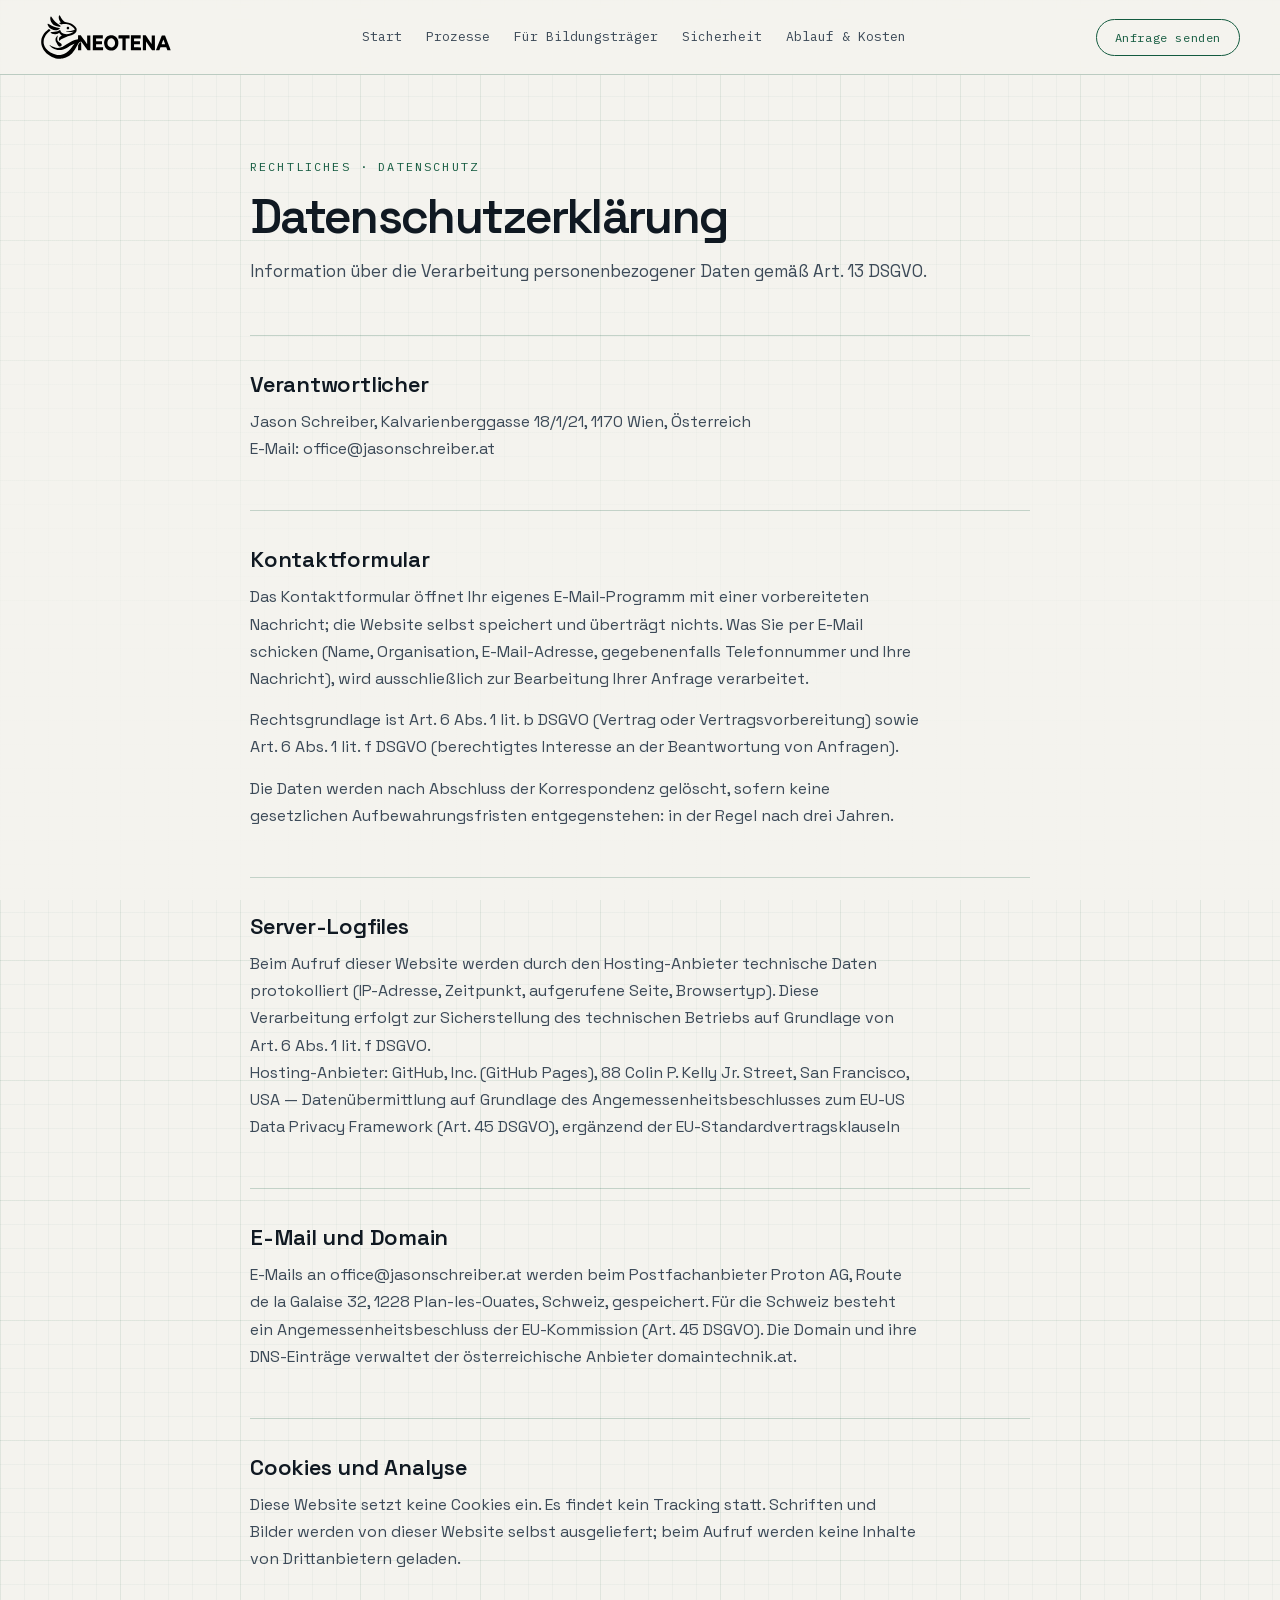
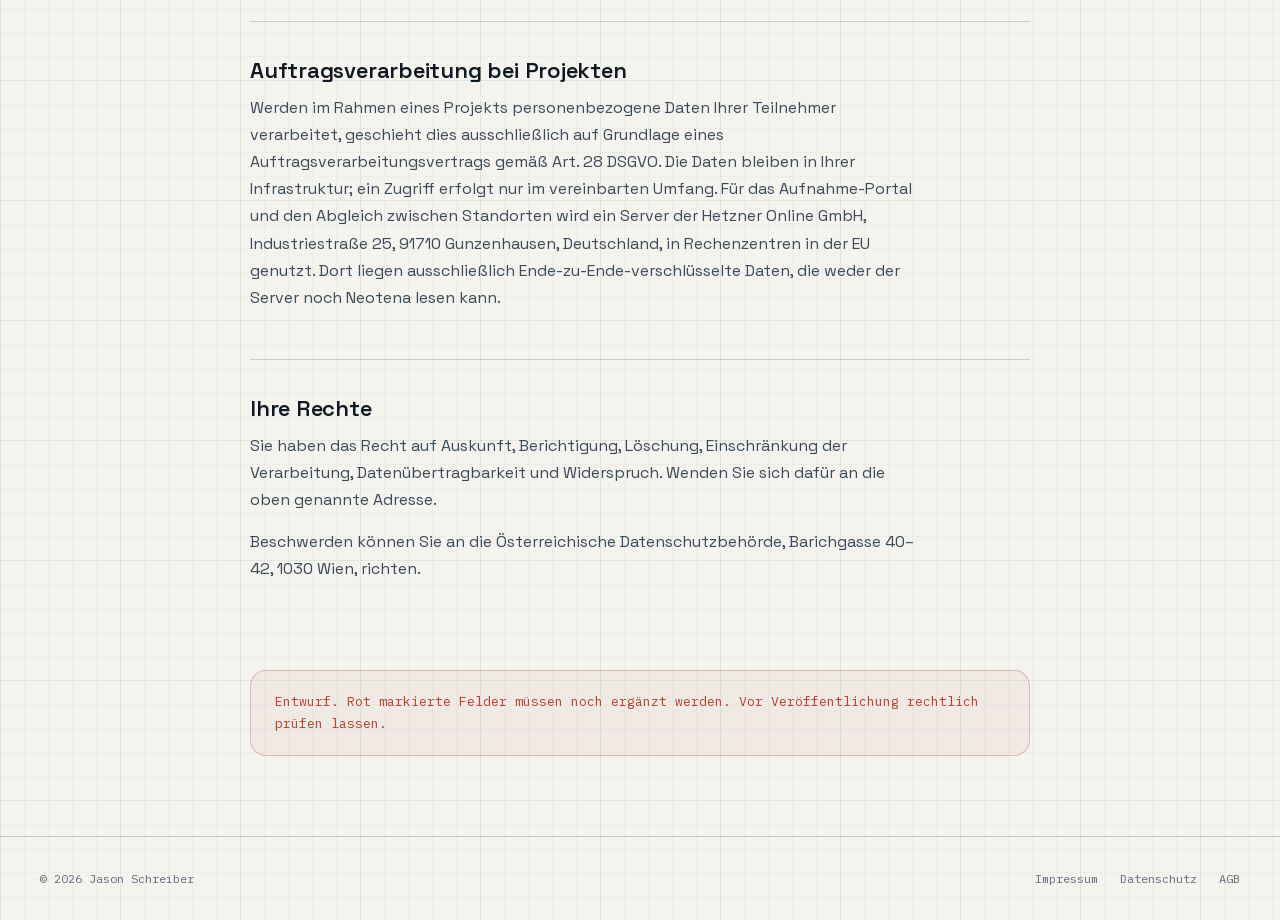
<file: datenschutz/index.html>
<!DOCTYPE html>
<html lang="de-AT">
<head>
<meta charset="utf-8">
<meta name="viewport" content="width=device-width, initial-scale=1">
<meta name="theme-color" content="#F4F3EE">
<link rel="icon" type="image/png" sizes="32x32" href="/assets/favicon-32.png?v=01700a30">
<link rel="apple-touch-icon" href="/assets/apple-touch-icon.png?v=8b65be48">
<title>Datenschutzerklärung | Neotena</title>
<meta name="description" content="Datenschutzerklärung von Neotena." />
<meta name="author" content="Jason Schreiber" />
<meta name="robots" content="index, follow" />
<link rel="canonical" href="https://neotena.jasonschreiber.at/datenschutz/" />
<meta property="og:url" content="https://neotena.jasonschreiber.at/datenschutz/" />
<meta property="og:type" content="website" />
<meta property="og:locale" content="de_AT" />
<meta property="og:title" content="Datenschutzerklärung | Neotena" />
<meta property="og:description" content="Datenschutzerklärung von Neotena." />
<meta property="og:image" content="https://neotena.jasonschreiber.at/assets/og.jpg" />
<meta property="og:image:width" content="1200" />
<meta property="og:image:height" content="630" />
<meta property="og:site_name" content="Neotena" />
<meta name="twitter:card" content="summary_large_image" />
<script type="application/ld+json">{"@context":"https://schema.org","@type":"ProfessionalService","name":"Neotena","description":"Software für AMS-Bildungsträger: eine Akte pro Person, Formulare, Anwesenheiten und das Befüllen von Portalen wie eAMS — lokal und verschlüsselt. Bezahlt nur für Menschen in Ausbildung.","founder":{"@type":"Person","name":"Jason Schreiber","url":"https://jasonschreiber.at"},"email":"office@jasonschreiber.at","telephone":"+436766433346","address":{"@type":"PostalAddress","streetAddress":"Kalvarienberggasse 18/1/21","postalCode":"1170","addressLocality":"Wien","addressCountry":"AT"},"areaServed":"AT","knowsLanguage":"de-AT","url":"https://neotena.jasonschreiber.at/","logo":"https://neotena.jasonschreiber.at/assets/apple-touch-icon.png","image":"https://neotena.jasonschreiber.at/assets/og.jpg"}</script>
<link href="/assets/fonts/fonts.css?v=b1770259" rel="stylesheet" />
<link rel="preload" href="/assets/fonts/space-grotesk-latin.woff2" as="font" type="font/woff2" crossorigin="" />
<script src="/assets/flow.js?v=0f6fc328" defer></script>
<script src="/assets/interaktiv.js?v=c60eef68" defer></script>
<script src="/assets/nachbau.js?v=1e6e6358" defer></script>
<style>
  body { margin: 0; background: #F4F3EE; }
  a { color: #135A3F; text-decoration: none; }
  a:hover { color: #0B3D2A; }
  ::selection { background: #CDE9DA; }
  input, textarea, button, select { box-sizing: border-box; width: 100%; }
  [data-rv] { opacity: 0; transform: translateY(20px); }
  [data-rv].rv-in { opacity: 1; transform: none; transition: opacity .8s ease, transform .9s cubic-bezier(.22,.61,.36,1); }
  @media (prefers-reduced-motion: reduce) { [data-rv] { opacity: 1; transform: none; } [style*="animation"] { animation: none !important; } }
  @keyframes axDrift { 0%, 100% { transform: translateY(0); } 50% { transform: translateY(-7px); } }
  @keyframes axSweep { 0% { transform: translateY(-10%); opacity: 0; } 20% { opacity: .55; } 100% { transform: translateY(320%); opacity: 0; } }
  @keyframes axPulse { 0%, 100% { opacity: 1; } 50% { opacity: .45; } }
  @keyframes axDash { to { background-position-y: 12px; } }
  @keyframes axFill { 0% { width: 12%; } 100% { width: 92%; } }
  @keyframes axTravel { 0% { left: -2%; opacity: 0; } 12% { opacity: 1; } 88% { opacity: 1; } 100% { left: 100%; opacity: 0; } }
  @keyframes axHalo { 0% { transform: scale(.6); opacity: .55; } 100% { transform: scale(2.1); opacity: 0; } }
  @keyframes axRise { 0% { opacity: 0; transform: translateY(14px) scale(.985); } 100% { opacity: 1; transform: none; } }
  @keyframes axRipple { 0% { transform: scale(.85); opacity: .5; } 100% { transform: scale(1.55); opacity: 0; } }
  @keyframes axType { 0%, 8% { width: 6%; } 55%, 100% { width: 82%; } }
  @keyframes axCheck { 0%, 18% { opacity: 0; transform: scale(.5); } 34%, 100% { opacity: 1; transform: none; } }
  @keyframes axDot { 0% { left: 0%; opacity: 0; } 12% { opacity: 1; } 88% { opacity: 1; } 100% { left: 100%; opacity: 0; } }
  @keyframes axGlow { 0%, 100% { box-shadow: 0 0 0 0 rgba(127,209,166,.35); } 50% { box-shadow: 0 0 26px 4px rgba(127,209,166,.35); } }

  .hv1:hover { color: #135A3F !important; }
  .hv2:hover { color: #135A3F !important; }
  .hv3:hover { color: #135A3F !important; }
  .hv4:hover { color: #135A3F !important; }
  .hv5:hover { color: #135A3F !important; }
  .hv6:hover { background: #135A3F !important; color: #F4F3EE !important; }
  .hv7:hover { background: #0B3D2A !important; transform: translateY(-2px) !important; }
  .hv8:hover { background: #FFFFFF !important; transform: translateY(-2px) !important; }
  .hv9:hover { background: #135A3F !important; color: #F4F3EE !important; }
  .hv10:hover { background: #135A3F !important; color: #F4F3EE !important; }
  .hv11:hover { background: #0B3D2A !important; }
  .hv12:hover { background: #0B3D2A !important; transform: translateY(-2px) !important; }
  .hv13:hover { color: #135A3F !important; }
  .hv14:hover { color: #135A3F !important; }
  .hv15:hover { color: #135A3F !important; }
  .fc16:focus { outline: none !important; border-bottom-color: #135A3F !important; }
  .fc17:focus { outline: none !important; border-bottom-color: #135A3F !important; }
  .fc18:focus { outline: none !important; border-bottom-color: #135A3F !important; }
  .fc19:focus { outline: none !important; border-bottom-color: #135A3F !important; }
  .fc20:focus { outline: none !important; border-bottom-color: #135A3F !important; }
</style>
<style>
  *, *::before, *::after { box-sizing: border-box; }
  html { scroll-behavior: smooth; }
  @media (prefers-reduced-motion: reduce) { html { scroll-behavior: auto; } }
  img { max-width: 100%; display: block; }
  /* iOS zoomt bei Eingabefeldern unter 16 px hinein — auf dem Handy nie kleiner. */
  @media (max-width: 760px) { input, textarea, select { font-size: 16px !important; } }
  /* Lange deutsche Wörter (Datenschutzbeauftragter) trennen statt aus dem Fenster zu ragen. */
  h1, h2, h3 { overflow-wrap: break-word; text-wrap: balance; }
  /* Nur wirklich lange Wörter trennen (Datenschutzbeauftragter), nicht „ver-langt“. */
  @media (max-width: 600px) { h1, h2, h3 { hyphens: auto; -webkit-hyphens: auto; hyphenate-limit-chars: 16 7 7; } }
  /* Prozesse: auf dem Handy immer erst Text, dann Bild. */
  @media (max-width: 760px) { [data-nf="ablauf"] > div { order: 0 !important; } }
  :focus-visible { outline: 2px solid #135A3F; outline-offset: 3px; }
  .ax-page[hidden] { display: none; }
  .ax-nav { width: auto; background: none; border: none; font: inherit; cursor: pointer;
    padding: 6px 0; color: inherit; font-weight: 400;
    border-bottom: 2px solid transparent; transition: color .2s ease, border-color .2s ease; }
  .ax-nav.is-active { color: #135A3F; font-weight: 500; border-bottom-color: #135A3F; }
  .ax-slot { position: absolute; inset: 0; display: grid; place-items: center;
    background: repeating-linear-gradient(45deg, rgba(19,90,63,.05) 0 10px, transparent 10px 20px); }
  .ax-slot img { position: absolute; inset: 0; width: 100%; height: 100%; object-fit: cover; }
  .ax-slot-label { font-family: 'IBM Plex Mono', monospace; font-size: 12px;
    color: #616C79; text-align: center; padding: 0 16px; }
  .ax-note { margin: 0; font-family: 'IBM Plex Mono', monospace; font-size: 13px;
    line-height: 1.6; color: #135A3F; }
  .ax-note[hidden] { display: none; }
  /* „Was sie kann · was es bringt“: große Zeilen, jede führt zu ihrer Kachel im Bento. */
  .nb-kb { display: grid; border-top: 1px solid rgba(19,90,63,.28); }
  .nb-kb-kopf, .nb-kb-zeile { display: grid; grid-template-columns: 3.2em minmax(0, 1fr) minmax(0, 1.25fr) 11em; gap: 8px 28px; align-items: baseline; }
  .nb-kb-kopf { padding: 14px 0; font-family: 'IBM Plex Mono', monospace; font-size: 11px; letter-spacing: .14em; text-transform: uppercase; color: #616C79;
    border-bottom: 1px solid rgba(19,90,63,.28); }
  .nb-kb-zeile { position: relative; padding: clamp(18px, 2.4vw, 28px) 0; border-bottom: 1px solid rgba(19,90,63,.18);
    color: inherit; text-decoration: none; transition: background .3s, padding .3s; }
  .nb-kb-zeile:hover, .nb-kb-zeile:focus-visible { background: rgba(255,255,255,.55); padding-left: 14px; padding-right: 14px; }
  .nb-kb-nr { font-family: 'IBM Plex Mono', monospace; font-size: 12px; color: #135A3F; }
  .nb-kb-kann { font-size: clamp(20px, 2.3vw, 28px); line-height: 1.15; letter-spacing: -.02em; font-weight: 600; }
  .nb-kb-bringt { font-size: clamp(16px, 1.6vw, 19px); line-height: 1.45; color: #135A3F; }
  .nb-kb-bsp { justify-self: end; padding: 4px 10px; border-radius: 999px; background: rgba(19,90,63,.07); font-family: 'IBM Plex Mono', monospace;
    font-size: 12px; color: #616C79; white-space: nowrap; }
  .nb-kb-echt { background: #135A3F; color: #F4F3EE; }
  .nb-kb-zeile::after { content: "→"; position: absolute; right: 0; top: 50%; transform: translate(0, -50%); opacity: .5;
    font-family: 'IBM Plex Mono', monospace; color: #135A3F; transition: opacity .3s, transform .3s; }
  .nb-kb-zeile:hover::after { opacity: 1; transform: translate(-6px, -50%); }
  .nb-kb-bsp { margin-right: 26px; }
  .nb-kb-zeile:hover .nb-kb-bsp { opacity: 0; }
  @media (max-width: 820px) {
    .nb-kb-kopf { display: none; }
    .nb-kb-zeile { padding-right: 28px; }
    .nb-kb-zeile { grid-template-columns: 2.4em minmax(0, 1fr); }
    .nb-kb-bringt, .nb-kb-bsp { grid-column: 2; }
    .nb-kb-bsp { justify-self: start; }
  }
  .nb-kachel { scroll-margin-top: 96px; }
  /* Hero: zwei Türen als Kacheln. */
  .nb-tueren { display: grid; grid-template-columns: repeat(auto-fit, minmax(min(440px, 100%), 1fr)); gap: 20px; }
  .nb-tuer { display: flex; flex-direction: column; min-width: 0; overflow: hidden; padding: clamp(24px, 3vw, 36px);
    border-radius: 28px; border: 1px solid rgba(19,90,63,.2); background: rgba(255,255,255,.55);
    transition: transform .4s cubic-bezier(.2,.7,.2,1), box-shadow .4s, background .4s; }
  .nb-tuer:hover { transform: translateY(-3px); background: rgba(255,255,255,.75); box-shadow: 0 30px 60px -30px rgba(12,46,34,.25); }
  .nb-tuer-weg { font-family: 'IBM Plex Mono', monospace; font-size: 12px; letter-spacing: .16em; text-transform: uppercase; color: #135A3F; }
  .nb-tuer-titel { margin: 10px 0 0; font-size: clamp(26px, 2.8vw, 34px); line-height: 1.08; letter-spacing: -.025em; font-weight: 600; }
  .nb-tuer-bild { flex: 1; display: grid; align-items: center; min-height: 320px; margin: 8px 0; }
  .nb-tuer-fuss { display: flex; flex-wrap: wrap; align-items: center; justify-content: space-between; gap: 12px 20px;
    padding-top: 18px; border-top: 1px dashed rgba(19,90,63,.3); font-family: 'IBM Plex Mono', monospace; font-size: 12px; color: #616C79; }
  .nb-tuer-los { width: auto; padding: 11px 20px; border-radius: 999px; border: 1px solid #135A3F; background: #135A3F; color: #F4F3EE;
    font-family: 'IBM Plex Mono', monospace; font-size: 12px; letter-spacing: .04em; cursor: pointer; text-decoration: none; }
  .nb-tuer-los:hover { background: #0B3D2A; }
  /* Dunkelgrünes Band: bricht die Papierfläche auf; Kacheln stehen hell darauf. */
  .nb-band .nb-tuer { background: #F4F3EE; border-color: transparent; color: #121A22; }
  .nb-band .nb-tuer:hover { background: #FFFFFF; box-shadow: 0 30px 60px -20px rgba(0,0,0,.45); }
  /* Wer dahintersteht: freigestelltes Foto, randlos vor einem grünen Bogen. */
  .nb-portrait { position: relative; max-width: 420px; width: 100%; margin: 0 auto; aspect-ratio: 1132 / 1500; }
  .nb-portrait::before { content: ""; position: absolute; left: 0; right: 0; top: 26%; bottom: 0;
    border-radius: 999px 999px 32px 32px; background: #0C2E22; }
  .nb-portrait::after { content: ""; position: absolute; left: 0; right: 0; top: 26%; bottom: 0; border-radius: 999px 999px 32px 32px;
    background: radial-gradient(circle at 40% 30%, rgba(127,209,166,.32), transparent 62%); }
  @media (max-width: 760px) { .nb-portrait { order: 0 !important; } }
  .nb-portrait img { position: relative; z-index: 1; width: 92%; height: 100%; margin: 0 auto; object-fit: contain; object-position: bottom;
    -webkit-mask-image: linear-gradient(to bottom, #000 82%, transparent 100%); mask-image: linear-gradient(to bottom, #000 82%, transparent 100%); }
  /* Pilotangebot: dunkle Karte über die Breite. */
  .nb-pilot { display: grid; grid-template-columns: minmax(0, 1.3fr) minmax(0, 1fr); gap: 28px 56px; align-items: center;
    padding: clamp(28px, 4vw, 56px); border-radius: 28px; background: #0C2E22; color: #EAF2ED; }
  .nb-pilot-liste { list-style: none; margin: 0; padding: 0; display: grid; gap: 14px; }
  .nb-pilot-liste li { display: grid; grid-template-columns: 2.4em 1fr; gap: 2px 10px; padding: 14px 0; border-top: 1px solid rgba(127,209,166,.22);
    font-size: 14px; color: rgba(234,242,237,.7); }
  .nb-pilot-liste li span { grid-row: span 2; font-family: 'IBM Plex Mono', monospace; font-size: 12px; color: #7FD1A6; }
  .nb-pilot-liste b { font-size: 17px; font-weight: 600; color: #EAF2ED; }
  .nb-pilot-los { grid-column: 1 / -1; justify-self: start; padding: 14px 26px; border-radius: 999px; background: #7FD1A6; color: #0C2E22;
    font-family: 'IBM Plex Mono', monospace; font-size: 13px; letter-spacing: .04em; text-decoration: none; transition: background .3s; }
  .nb-pilot-los:hover { background: #A6E3C3; }
  @media (max-width: 860px) { .nb-pilot { grid-template-columns: 1fr; } }
  /* Sicherheit: drei Gruppen, je Schicht ein Satz und die Technik. */
  .nb-schutz { display: grid; grid-template-columns: repeat(auto-fit, minmax(min(320px, 100%), 1fr)); gap: 16px; }
  .nb-sg { display: grid; align-content: start; gap: 0; padding: clamp(20px, 2.6vw, 30px); border-radius: 24px; border: 1px solid rgba(19,90,63,.16); background: rgba(255,255,255,.5); }
  .nb-sg .nb-k-label { margin-bottom: 10px; }
  .nb-sz { display: grid; gap: 4px; padding: 16px 0; border-top: 1px solid rgba(19,90,63,.14); }
  .nb-sz b { font-size: 18px; font-weight: 600; letter-spacing: -.01em; }
  .nb-sz span { font-size: 15px; line-height: 1.55; color: #3C4A58; }
  .nb-sz code { font-family: 'IBM Plex Mono', monospace; font-size: 11px; color: #135A3F; }
  /* Kosten: welche Stages verrechnet werden. */
  .nb-zaehlt { display: grid; grid-template-columns: repeat(5, minmax(0, 1fr)); gap: 8px; }
  .nb-z-st { display: grid; gap: 6px; padding: 14px; border-radius: 14px; border: 1px dashed rgba(127,209,166,.3);
    font-size: 14px; font-weight: 600; color: rgba(234,242,237,.55); }
  .nb-z-st i { width: 10px; height: 10px; border-radius: 50%; opacity: .5; }
  .nb-z-st span { font-family: 'IBM Plex Mono', monospace; font-size: 11px; font-weight: 400; }
  .nb-z-ja { border: 0; background: #7FD1A6; color: #0C2E22; }
  .nb-z-ja i { opacity: 1; } .nb-z-ja span { font-weight: 600; }
  @media (max-width: 760px) { .nb-zaehlt { grid-template-columns: 1fr 1fr; } .nb-z-ja { grid-column: 1 / -1; } }
  /* Weg 1: das Paket als drei aufgefächerte Karten. */
  .nb-paket { position: relative; display: grid; gap: 12px; max-width: 400px; width: 100%; margin: 0 auto; }
  .nb-paket-karte { display: grid; grid-template-columns: auto 1fr; gap: 2px 14px; align-items: baseline; padding: 18px 20px;
    border-radius: 16px; background: #FFFFFF; box-shadow: 0 1px 2px rgba(0,0,0,.05), 0 16px 32px -20px rgba(12,46,34,.3);
    transition: transform .5s cubic-bezier(.2,.7,.2,1); }
  .nb-paket-karte:nth-child(1) { transform: rotate(-2deg) translateX(-8px); }
  .nb-paket-karte:nth-child(3) { transform: rotate(1.5deg) translateX(10px); }
  .nb-tuer:hover .nb-paket-karte { transform: none; }
  .nb-paket-nr { grid-row: span 2; font-family: 'IBM Plex Mono', monospace; font-size: 12px; color: #135A3F; }
  .nb-paket-karte b { font-size: 17px; font-weight: 600; }
  .nb-paket-karte span:last-child { font-size: 14px; line-height: 1.45; color: #3C4A58; }
  /* Bento: Kacheln in verschiedenen Größen, jede zum Anfassen. */
  .nb-bento { display: grid; grid-template-columns: repeat(12, minmax(0, 1fr)); gap: 16px; }
  .nb-kachel { display: flex; flex-direction: column; min-width: 0; padding: clamp(20px, 2.6vw, 32px);
    border-radius: 24px; border: 1px solid rgba(19,90,63,.16); background: rgba(255,255,255,.5); }
  /* Dunkelgrüne Kacheln: dasselbe Grün wie das Band, Inhalt bleibt hell. */
  .nb-kachel.nb-dunkel { background: #0C2E22; border-color: #0C2E22; color: #EAF2ED; }
  .nb-dunkel .nb-k-label { color: #7FD1A6; }
  .nb-dunkel .nb-k-tipp { background: #7FD1A6; color: #0C2E22; }
  .nb-dunkel .pt-linie { border-color: rgba(127,209,166,.45) !important; }
  .nb-dunkel .pt-akte { background: rgba(255,255,255,.96); color: #18181b; }
  .nb-dunkel .nb-suche { background: #FFFFFF; }
  .nb-dunkel .nb-tn { background: rgba(255,255,255,.94); color: #18181b; }
  .nb-dunkel .nb-nichts { color: rgba(234,242,237,.7); }
  .nb-k4 { grid-column: span 4; } .nb-k6 { grid-column: span 6; } .nb-k8 { grid-column: span 8; } .nb-k12 { grid-column: span 12; }
  .nb-hoch { grid-row: span 2; }
  .nb-k-label { font-family: 'IBM Plex Mono', monospace; font-size: 11px; letter-spacing: .14em; text-transform: uppercase; color: #135A3F;
    display: flex; flex-wrap: wrap; align-items: center; justify-content: space-between; gap: 8px; }
  .nb-k-tipp { padding: 4px 10px; border-radius: 999px; background: #135A3F; color: #F4F3EE; letter-spacing: .04em; text-transform: none; font-size: 11px; white-space: nowrap; }
  .nb-k-titel { margin: 6px 0 22px; font-size: clamp(19px, 1.8vw, 22px); line-height: 1.2; letter-spacing: -.015em; font-weight: 600; }
  @media (max-width: 960px) {
    .nb-bento { grid-template-columns: 1fr; }
    .nb-k4, .nb-k6, .nb-k8, .nb-k12 { grid-column: auto; } .nb-hoch { grid-row: auto; }
  }
  /* Schmaler Viewport: Logo und Anfrage-Button in die erste Zeile, Navigation darunter. */
  /* „Was erledigt wird“: Raster, Kachelgröße nach Inhalt. Kacheln erscheinen
     nacheinander beim Scrollen; Inhalt sitzt mittig in der Kachel. */
  .nb-bento { align-items: stretch; }
  .nb-bento > .nb-kachel > [data-nachbau] { margin-block: auto; }
  .nb-bento > .nb-kachel { opacity: 0; transform: translateY(28px); transition: opacity .7s ease, transform .7s cubic-bezier(.2,.7,.2,1); }
  .nb-bento > .nb-kachel.is-da { opacity: 1; transform: none; }
  @media (prefers-reduced-motion: reduce) { .nb-bento > .nb-kachel { opacity: 1; transform: none; } }
  .nb-k5 { grid-column: span 5; } .nb-k7 { grid-column: span 7; }
  /* Nummerierung und Fokus: nur eine Kachel ist hell und spielt sich vor. */
  #erledigt { counter-reset: station; }
  .nb-pin + .nb-pin { margin-top: 16px; }
  .nb-bento > .nb-kachel { counter-increment: station; }
  .nb-bento > .nb-kachel > .nb-k-label > span:first-child::before { content: counter(station, decimal-leading-zero);
    display: inline-block; margin-right: 12px; padding: 3px 9px; border-radius: 999px; border: 1px solid currentColor; letter-spacing: .04em; }
  .nb-bento > .nb-kachel.is-da { transition: opacity .5s ease, filter .5s ease, transform .7s cubic-bezier(.2,.7,.2,1); }
  #erledigt.hat-fokus .nb-bento > .nb-kachel.is-da:not(.is-fokus) { opacity: .38; filter: grayscale(.9); }
  .nb-bento > .nb-kachel:not(.is-fokus) .nb-lockt { animation: none; }
  .nb-bento > .nb-kachel:not(.is-fokus) * { animation-play-state: paused !important; }
  .nb-bento > .nb-kachel.is-fokus > .nb-k-label > span:first-child::before { background: #135A3F; color: #F4F3EE; border-color: #135A3F; }
  .nb-bento > .nb-kachel.nb-dunkel.is-fokus > .nb-k-label > span:first-child::before { background: #7FD1A6; color: #0C2E22; border-color: #7FD1A6; }
  @media (max-width: 960px) { .nb-k5, .nb-k7 { grid-column: auto; } }
  /* Kopfzeile: Inhalt so breit wie der breiteste Abschnitt (1400 px), Fläche bleibt randlos. */
  body > header, header[style*="sticky"] { padding-left: max(clamp(20px, 5vw, 40px), calc((100% - 1400px) / 2)) !important;
    padding-right: max(clamp(20px, 5vw, 40px), calc((100% - 1400px) / 2)) !important; }
  /* Handy: Burger-Menü statt Navigationszeile. */
  .ax-burger { display: none; }
  @media (max-width: 860px) {
    header > a[href="#kontakt"] { margin-left: auto; padding: 9px 14px !important; }
    .ax-burger { display: grid; place-items: center; width: 42px; height: 42px; padding: 0; border: 1px solid rgba(19,90,63,.35);
      border-radius: 999px; background: transparent; cursor: pointer; }
    .ax-burger span, .ax-burger span::before, .ax-burger span::after { display: block; width: 16px; height: 1.5px; background: #135A3F;
      position: relative; transition: transform .25s, background .2s; }
    .ax-burger span::before, .ax-burger span::after { content: ""; position: absolute; left: 0; }
    .ax-burger span::before { top: -5px; } .ax-burger span::after { top: 5px; }
    header.is-offen .ax-burger span { background: transparent; }
    header.is-offen .ax-burger span::before { transform: translateY(5px) rotate(45deg); }
    header.is-offen .ax-burger span::after { transform: translateY(-5px) rotate(-45deg); }
    header > nav { display: none !important; order: 3; flex-basis: 100%; flex-direction: column; align-items: stretch !important;
      gap: 0 !important; padding: 8px 0 6px; }
    header.is-offen > nav { display: flex !important; }
    header > nav > * { text-align: left; padding: 14px 2px !important; font-size: 17px !important; border-bottom: 1px solid rgba(19,90,63,.14) !important; }
    header > nav > *:last-child { border-bottom: 0 !important; }
    header > nav > .ax-nav.is-active { border-bottom-color: rgba(19,90,63,.14) !important; }
  }
</style>
</head>
<body>
<div style="font-family: 'Space Grotesk', system-ui, sans-serif; color: #101922; background: #F4F3EE; background-image: radial-gradient(130% 80% at 50% 4%, rgba(244,243,238,0) 30%, rgba(244,243,238,.75) 72%, rgba(244,243,238,.96) 100%), linear-gradient(rgba(19,90,63,.035) 1px, transparent 1px), linear-gradient(90deg, rgba(19,90,63,.035) 1px, transparent 1px), linear-gradient(rgba(19,90,63,.06) 1px, transparent 1px), linear-gradient(90deg, rgba(19,90,63,.06) 1px, transparent 1px); background-size: 100% 100%, 24px 24px, 24px 24px, 120px 120px, 120px 120px; background-attachment: fixed, scroll, scroll, scroll, scroll; min-height: 100vh;">

  <header style="position: sticky; top: 0; z-index: 50; display: flex; align-items: center; justify-content: space-between; gap: 24px; flex-wrap: wrap; padding: clamp(11px, 7vw, 14px) clamp(20px, 5vw, 40px); background: rgba(244,243,238,.9); backdrop-filter: blur(8px); border-bottom: 1px solid rgba(19,90,63,.25);">
    <button type="button" data-go="start" aria-label="Zur Startseite" style="width: auto; display: flex; align-items: center; background: none; border: none; padding: 0; cursor: pointer; font-family: inherit;">
      <img src="/assets/neotena.svg?v=9c6d75fc" alt="Neotena" width="1092" height="381" style="height: clamp(34px, 4vw, 46px); width: auto; display: block;" />
    </button>
    <nav style="display: flex; gap: clamp(12px, 2vw, 24px); flex-wrap: wrap; flex: 1 1 auto; justify-content: center; font-family: 'IBM Plex Mono', monospace; font-size: 13px; letter-spacing: .04em; color: #3C4A58;">
      <button type="button" data-go="start" data-nav="start" class="ax-nav hv1">Start</button>
      <button type="button" data-go="prozesse" data-nav="prozesse" class="ax-nav hv2">Prozesse</button>
      <button type="button" data-go="traeger" data-nav="traeger" class="ax-nav hv3">Für Bildungsträger</button>
      <button type="button" data-go="sicherheit" data-nav="sicherheit" class="ax-nav hv4">Sicherheit</button>
      <button type="button" data-go="preise" data-nav="preise" class="ax-nav hv5">Ablauf &amp; Kosten</button>
    </nav>
    <a href="#kontakt" style="width: auto; white-space: nowrap; font-family: 'IBM Plex Mono', monospace; font-size: 12px; letter-spacing: .05em; padding: 10px 18px; border-radius: 999px; border: 1px solid #135A3F; color: #135A3F;" class="hv6">Anfrage senden</a>
  </header>

  

  

  

  

  

  

  <div class="ax-page" data-page="datenschutz">
  <div>
    <section style="padding: clamp(56px, 7vw, 84px) clamp(20px, 5vw, 40px) clamp(15px, 7vw, 20px);">
      <div style="max-width: 780px; margin: 0 auto;">
        <div style="font-family: 'IBM Plex Mono', monospace; font-size: 12px; letter-spacing: .18em; text-transform: uppercase; color: #135A3F; margin-bottom: 18px;">Rechtliches · Datenschutz</div>
        <h1 style="font-size: clamp(32px, 4vw, 48px); line-height: 1.04; letter-spacing: -.035em; font-weight: 600; margin: 0 0 16px;">Datenschutzerklärung</h1>
        <p style="font-size: clamp(16px, 1.6vw, 17px); line-height: 1.6; color: #3C4A58; margin: 0;">Information über die Verarbeitung personenbezogener Daten gemäß Art. 13 DSGVO.</p>
      </div>
    </section>
    <section style="padding: clamp(23px, 7vw, 30px) clamp(20px, 5vw, 40px) clamp(52px, 7vw, 80px);">
      <div style="max-width: 780px; margin: 0 auto;">
        <div style="padding: 34px 0; border-top: 1px solid rgba(19,90,63,.22);"><h2 style="font-size: clamp(20px, 2vw, 22px); font-weight: 600; margin: 0 0 10px; letter-spacing: -.01em;">Verantwortlicher</h2><p style="font-size: 16px; line-height: 1.7; color: #3C4A58; margin: 0 0 14px; max-width: 42em;">Jason Schreiber, Kalvarienberggasse 18/1/21, 1170 Wien, Österreich<br />E-Mail: office@jasonschreiber.at</p></div>
        <div style="padding: 34px 0; border-top: 1px solid rgba(19,90,63,.22);"><h2 style="font-size: clamp(20px, 2vw, 22px); font-weight: 600; margin: 0 0 10px; letter-spacing: -.01em;">Kontaktformular</h2><p style="font-size: 16px; line-height: 1.7; color: #3C4A58; margin: 0 0 14px; max-width: 42em;">Das Kontaktformular öffnet Ihr eigenes E-Mail-Programm mit einer vorbereiteten Nachricht; die Website selbst speichert und überträgt nichts. Was Sie per E-Mail schicken (Name, Organisation, E-Mail-Adresse, gegebenenfalls Telefonnummer und Ihre Nachricht), wird ausschließlich zur Bearbeitung Ihrer Anfrage verarbeitet.</p><p style="font-size: 16px; line-height: 1.7; color: #3C4A58; margin: 0 0 14px; max-width: 42em;">Rechtsgrundlage ist Art. 6 Abs. 1 lit. b DSGVO (Vertrag oder Vertragsvorbereitung) sowie Art. 6 Abs. 1 lit. f DSGVO (berechtigtes Interesse an der Beantwortung von Anfragen).</p><p style="font-size: 16px; line-height: 1.7; color: #3C4A58; margin: 0 0 14px; max-width: 42em;">Die Daten werden nach Abschluss der Korrespondenz gelöscht, sofern keine gesetzlichen Aufbewahrungsfristen entgegenstehen: in der Regel nach drei Jahren.</p></div>
        <div style="padding: 34px 0; border-top: 1px solid rgba(19,90,63,.22);"><h2 style="font-size: clamp(20px, 2vw, 22px); font-weight: 600; margin: 0 0 10px; letter-spacing: -.01em;">Server-Logfiles</h2><p style="font-size: 16px; line-height: 1.7; color: #3C4A58; margin: 0 0 14px; max-width: 42em;">Beim Aufruf dieser Website werden durch den Hosting-Anbieter technische Daten protokolliert (IP-Adresse, Zeitpunkt, aufgerufene Seite, Browsertyp). Diese Verarbeitung erfolgt zur Sicherstellung des technischen Betriebs auf Grundlage von Art. 6 Abs. 1 lit. f DSGVO.<br />Hosting-Anbieter: GitHub, Inc. (GitHub Pages), 88 Colin P. Kelly Jr. Street, San Francisco, USA — Datenübermittlung auf Grundlage des Angemessenheitsbeschlusses zum EU-US Data Privacy Framework (Art. 45 DSGVO), ergänzend der EU-Standardvertragsklauseln</p></div>
        <div style="padding: 34px 0; border-top: 1px solid rgba(19,90,63,.22);"><h2 style="font-size: clamp(20px, 2vw, 22px); font-weight: 600; margin: 0 0 10px; letter-spacing: -.01em;">E-Mail und Domain</h2><p style="font-size: 16px; line-height: 1.7; color: #3C4A58; margin: 0 0 14px; max-width: 42em;">E-Mails an office@jasonschreiber.at werden beim Postfachanbieter Proton AG, Route de la Galaise 32, 1228 Plan-les-Ouates, Schweiz, gespeichert. Für die Schweiz besteht ein Angemessenheitsbeschluss der EU-Kommission (Art. 45 DSGVO). Die Domain und ihre DNS-Einträge verwaltet der österreichische Anbieter domaintechnik.at.</p></div><div style="padding: 34px 0; border-top: 1px solid rgba(19,90,63,.22);"><h2 style="font-size: clamp(20px, 2vw, 22px); font-weight: 600; margin: 0 0 10px; letter-spacing: -.01em;">Cookies und Analyse</h2><p style="font-size: 16px; line-height: 1.7; color: #3C4A58; margin: 0 0 14px; max-width: 42em;">Diese Website setzt keine Cookies ein. Es findet kein Tracking statt. Schriften und Bilder werden von dieser Website selbst ausgeliefert; beim Aufruf werden keine Inhalte von Drittanbietern geladen.</p></div>
        <div style="padding: 34px 0; border-top: 1px solid rgba(19,90,63,.22);"><h2 style="font-size: clamp(20px, 2vw, 22px); font-weight: 600; margin: 0 0 10px; letter-spacing: -.01em;">Auftragsverarbeitung bei Projekten</h2><p style="font-size: 16px; line-height: 1.7; color: #3C4A58; margin: 0 0 14px; max-width: 42em;">Werden im Rahmen eines Projekts personenbezogene Daten Ihrer Teilnehmer verarbeitet, geschieht dies ausschließlich auf Grundlage eines Auftragsverarbeitungsvertrags gemäß Art. 28 DSGVO. Die Daten bleiben in Ihrer Infrastruktur; ein Zugriff erfolgt nur im vereinbarten Umfang. Für das Aufnahme-Portal und den Abgleich zwischen Standorten wird ein Server der Hetzner Online GmbH, Industriestraße 25, 91710 Gunzenhausen, Deutschland, in Rechenzentren in der EU genutzt. Dort liegen ausschließlich Ende-zu-Ende-verschlüsselte Daten, die weder der Server noch Neotena lesen kann.</p></div>
        <div style="padding: 34px 0; border-top: 1px solid rgba(19,90,63,.22);"><h2 style="font-size: clamp(20px, 2vw, 22px); font-weight: 600; margin: 0 0 10px; letter-spacing: -.01em;">Ihre Rechte</h2><p style="font-size: 16px; line-height: 1.7; color: #3C4A58; margin: 0 0 14px; max-width: 42em;">Sie haben das Recht auf Auskunft, Berichtigung, Löschung, Einschränkung der Verarbeitung, Datenübertragbarkeit und Widerspruch. Wenden Sie sich dafür an die oben genannte Adresse.</p><p style="font-size: 16px; line-height: 1.7; color: #3C4A58; margin: 0 0 14px; max-width: 42em;">Beschwerden können Sie an die Österreichische Datenschutzbehörde, Barichgasse 40–42, 1030 Wien, richten.</p></div>
        <div style="margin-top: 40px; border-radius: 16px; border: 1px solid rgba(179,64,46,.3); background: rgba(179,64,46,.05); padding: 20px 24px;">
          <p style="font-family: 'IBM Plex Mono', monospace; font-size: 13px; line-height: 1.7; color: #B3402E; margin: 0;">Entwurf. Rot markierte Felder müssen noch ergänzt werden. Vor Veröffentlichung rechtlich prüfen lassen.</p>
        </div>
      </div>
    </section>
  </div>
  </div>

  

  

  <footer style="border-top: 1px solid rgba(19,90,63,.25); padding: clamp(20px, 7vw, 26px) clamp(20px, 5vw, 40px); display: flex; justify-content: space-between; align-items: center; flex-wrap: wrap; gap: 16px; font-family: 'IBM Plex Mono', monospace; font-size: 12px; color: #616C79;">
    <span>© 2026 Jason Schreiber</span>
    <span style="display: flex; gap: 22px;">
      <button type="button" data-go="impressum" style="width: auto; background: none; border: none; padding: 8px 0; cursor: pointer; font: inherit; color: #616C79;" class="hv13">Impressum</button>
      <button type="button" data-go="datenschutz" style="width: auto; background: none; border: none; padding: 8px 0; cursor: pointer; font: inherit; color: #616C79;" class="hv14">Datenschutz</button>
      <button type="button" data-go="agb" style="width: auto; background: none; border: none; padding: 8px 0; cursor: pointer; font: inherit; color: #616C79;" class="hv15">AGB</button>
    </span>
  </footer>
</div>
<script>
(function () {
  var AX_SEITE = "datenschutz";
  var PFAD = { start: '/', prozesse: '/prozesse/', traeger: '/bildungstraeger/', sicherheit: '/sicherheit/',
    preise: '/ablauf-und-kosten/', impressum: '/impressum/', datenschutz: '/datenschutz/', agb: '/agb/' };
  // Alte Links (#/prozesse) auf die echte Adresse umleiten.
  var alt = (location.hash || '').match(/^#\/(\w+)/);
  if (alt && PFAD[alt[1]] && AX_SEITE !== alt[1]) { location.replace(PFAD[alt[1]]); return; }
  var page = AX_SEITE || 'start';
  document.querySelectorAll('.ax-page').forEach(function (el) { el.hidden = el.dataset.page !== page; });
  document.querySelectorAll('.ax-nav').forEach(function (el) { el.classList.toggle('is-active', el.dataset.nav === page); });
  document.documentElement.dataset.page = page;
  // Kacheln erscheinen nacheinander, sobald sie ins Bild kommen.
  var kacheln = document.querySelectorAll('.nb-bento > .nb-kachel');
  if (kacheln.length && 'IntersectionObserver' in window) {
    var da = new IntersectionObserver(function (e) {
      e.forEach(function (x) { if (x.isIntersecting) { x.target.classList.add('is-da'); da.unobserve(x.target); } });
    }, { rootMargin: '0px 0px -12% 0px', threshold: 0.15 });
    kacheln.forEach(function (k, i) { k.style.transitionDelay = (i % 2) * 120 + 'ms'; da.observe(k); });
  } else { kacheln.forEach(function (k) { k.classList.add('is-da'); }); }
  // Fokus. Desktop: jede Reihe bleibt stehen (sticky), bis ihre Kacheln
  // nacheinander dran waren — man scrollt nicht über eine Vorführung hinweg.
  // Passt eine Reihe nicht ins Fenster, oder auf dem Handy: Startpunkte je Kachel.
  var bereich = document.getElementById('erledigt');
  var pins = Array.prototype.slice.call(document.querySelectorAll('.nb-pin'));
  if (bereich && kacheln.length) {
    var liste = Array.prototype.slice.call(kacheln), manuell = null, manuellY = 0;
    var SCHRITT = 0.55; // Fensterhöhen Scrollweg je Kachel
    var setze = function (k) {
      if (!k || k.classList.contains('is-fokus')) return;
      liste.forEach(function (x) { x.classList.toggle('is-fokus', x === k); });
      bereich.classList.add('hat-fokus');
      document.dispatchEvent(new Event('nb-fokus'));
    };
    var heften = function () {
      var an = innerWidth > 960 && !matchMedia('(prefers-reduced-motion: reduce)').matches;
      pins.forEach(function (p) {
        var b = p.firstElementChild, n = +p.dataset.schritte || 1;
        b.style.position = ''; b.style.top = ''; p.style.height = ''; p.dataset.an = '';
        var h = b.offsetHeight, platz = innerHeight - 90;
        if (an && h <= platz) {
          p.style.height = (h + (n - 1) * innerHeight * SCHRITT) + 'px';
          b.style.position = 'sticky';
          b.style.top = Math.max(82, (innerHeight - h) / 2 + 30) + 'px';
          p.dataset.an = '1';
        }
      });
    };
    var rechne = function () {
      if (manuell && Math.abs(scrollY - manuellY) < 160) return;
      manuell = null;
      var linie = scrollY + innerHeight * 0.45, punkte = [];
      pins.forEach(function (p) {
        var kids = Array.prototype.slice.call(p.querySelectorAll('.nb-kachel'));
        var oben = p.getBoundingClientRect().top + scrollY;
        if (p.dataset.an) {
          var top = parseFloat(p.firstElementChild.style.top) || 0;
          kids.forEach(function (k, j) { punkte.push([oben - top + innerHeight * 0.45 - innerHeight * 0.1 + j * innerHeight * SCHRITT, k]); });
        } else {
          var gruppen = {};
          // Ohne Transform rechnen: die Einblend-Animation verschiebt die Kacheln kurz.
          var seitenTop = function (el) { var y = 0; while (el) { y += el.offsetTop; el = el.offsetParent; } return y; };
          kids.forEach(function (k) { var key = Math.round(seitenTop(k)); (gruppen[key] = gruppen[key] || []).push([k, k.offsetHeight]); });
          Object.keys(gruppen).forEach(function (key) {
            var g = gruppen[key], hh = Math.min.apply(null, g.map(function (x) { return x[1]; }));
            g.forEach(function (x, j) { punkte.push([+key - innerHeight * 0.1 + j * hh / g.length, x[0]]); });
          });
        }
      });
      punkte.sort(function (a, b) { return a[0] - b[0]; });
      // Jede Kachel bekommt mindestens eine halbe Fensterhöhe Scrollweg.
      for (var i = 1; i < punkte.length; i++) punkte[i][0] = Math.max(punkte[i][0], punkte[i - 1][0] + innerHeight * 0.45);
      var wahl = punkte[0][1];
      punkte.forEach(function (p) { if (p[0] <= linie) wahl = p[1]; });
      setze(wahl);
    };
    var warte = false;
    addEventListener('scroll', function () { if (!warte) { warte = true; requestAnimationFrame(function () { warte = false; rechne(); }); } }, { passive: true });
    addEventListener('resize', function () { heften(); rechne(); });
    liste.forEach(function (k) {
      var hol = function () { manuell = k; manuellY = scrollY; setze(k); };
      k.addEventListener('pointerenter', function (e) { if (e.pointerType === 'mouse') hol(); });
      k.addEventListener('pointerdown', hol, true);
    });
    heften();
    // Vorführungen setzen ihre Höhe erst nach dem ersten Zeichnen.
    setTimeout(function () { heften(); rechne(); }, 400);
    rechne();
  }
  // Burger-Menü fürs Handy: Knopf hinter „Anfrage senden“ einhängen.
  var kopf = document.querySelector('header'), menue = kopf && kopf.querySelector('nav');
  if (kopf && menue) {
    menue.id = 'ax-menue';
    var burger = document.createElement('button');
    burger.type = 'button'; burger.className = 'ax-burger';
    burger.setAttribute('aria-label', 'Menü öffnen'); burger.setAttribute('aria-expanded', 'false'); burger.setAttribute('aria-controls', 'ax-menue');
    burger.innerHTML = '<span></span>';
    kopf.appendChild(burger);
    var zu = function () { kopf.classList.remove('is-offen'); burger.setAttribute('aria-expanded', 'false'); burger.setAttribute('aria-label', 'Menü öffnen'); };
    burger.addEventListener('click', function () {
      var offen = kopf.classList.toggle('is-offen');
      burger.setAttribute('aria-expanded', String(offen)); burger.setAttribute('aria-label', offen ? 'Menü schließen' : 'Menü öffnen');
    });
    menue.addEventListener('click', zu);
    document.addEventListener('keydown', function (e) { if (e.key === 'Escape') zu(); });
  }
  document.addEventListener('click', function (e) {
    var btn = e.target.closest('[data-go], [data-nav]');
    if (!btn) return;
    var ziel = btn.dataset.go || btn.dataset.nav;
    if (!PFAD[ziel]) return;
    e.preventDefault();
    if (ziel === page) { window.scrollTo(0, 0); return; }
    location.href = PFAD[ziel];
  });
  // Ohne Kontaktformular (Rechtsseiten) fuehrt „Anfrage senden“ zur Startseite.
  document.addEventListener('click', function (e) {
    var link = e.target.closest('a[href="#kontakt"]');
    if (!link || document.getElementById('kontakt')) return;
    e.preventDefault();
    location.href = '/#kontakt';
  });
  // ---- Ueberschlagsrechner
  var state = { mitarbeiter: 8, stunden: 6, satz: 30 };
  var fmt = function (n) { return String(n).replace(/\B(?=(\d{3})+(?!\d))/g, '.'); };

  function compute() {
    var jahr = state.mitarbeiter * state.stunden * 46;
    var frei = Math.round(jahr * 0.6);
    return {
      mitarbeiter: state.mitarbeiter,
      stunden: state.stunden,
      satz: state.satz,
      stundenJahr: fmt(jahr),
      gespart: fmt(frei),
      kostenJahr: fmt(Math.round(jahr * state.satz / 1000) * 1000),
      kostenGespart: fmt(Math.round(frei * state.satz / 1000) * 1000)
    };
  }

  function paint() {
    var vals = compute();
    document.querySelectorAll('[data-bind]').forEach(function (el) {
      el.textContent = vals[el.dataset.bind];
    });
  }

  document.querySelectorAll('[data-model]').forEach(function (input) {
    input.value = state[input.dataset.model];
    input.addEventListener('input', function () {
      state[input.dataset.model] = +input.value;
      paint();
    });
  });
  paint();

  // ---- Kontaktformular: ohne Backend per E-Mail-Entwurf
  var form = document.getElementById('ax-form');
  if (form) {
    var note = document.createElement('p');
    note.className = 'ax-note';
    note.hidden = true;
    form.appendChild(note);
    form.addEventListener('submit', function (e) {
      e.preventDefault();
      if (!form.reportValidity()) return;
      var d = new FormData(form);
      var lines = [
        'Name: ' + (d.get('name') || ''),
        'Organisation: ' + (d.get('organisation') || '—'),
        'E-Mail: ' + (d.get('email') || ''),
        'Telefon: ' + (d.get('telefon') || '—'),
        '',
        'Der Ablauf:',
        (d.get('ablauf') || '')
      ];
      location.href = 'mailto:office@jasonschreiber.at'
        + '?subject=' + encodeURIComponent('Anfrage Prozessautomatisierung')
        + '&body=' + encodeURIComponent(lines.join('\n'));
      note.textContent = 'Ihr E-Mail-Programm öffnet sich mit der fertigen Anfrage. '
        + 'Falls nicht: office@jasonschreiber.at';
      note.hidden = false;
    });
  }

  // ---- Scroll-Reveal (aus der Design-Quelle uebernommen)
  var obs = null;
  function reveal() {
    document.querySelectorAll('section').forEach(function (sec) {
      sec.querySelectorAll(':scope > div > *, :scope > div > div > *').forEach(function (el, i) {
        if (el.dataset.rv) return;
        el.dataset.rv = '1';
        el.style.transitionDelay = Math.min(i * 70, 420) + 'ms';
      });
    });
    if (!obs) {
      obs = new IntersectionObserver(function (entries) {
        entries.forEach(function (en) {
          if (en.isIntersecting) { en.target.classList.add('rv-in'); obs.unobserve(en.target); }
        });
      }, { rootMargin: '0px 0px -8% 0px', threshold: 0.05 });
    }
    document.querySelectorAll('[data-rv]:not(.rv-in)').forEach(function (el) { obs.observe(el); });
    clearTimeout(reveal._t);
    reveal._t = setTimeout(function () {
      document.querySelectorAll('[data-rv]:not(.rv-in)').forEach(function (el) {
        el.classList.add('rv-in');
      });
    }, 2500);
  }

  reveal();
  if (location.hash === '#kontakt') {
    var k = document.getElementById('kontakt');
    if (k) k.scrollIntoView();
  }
})();
</script>
</body>
</html>
</file>
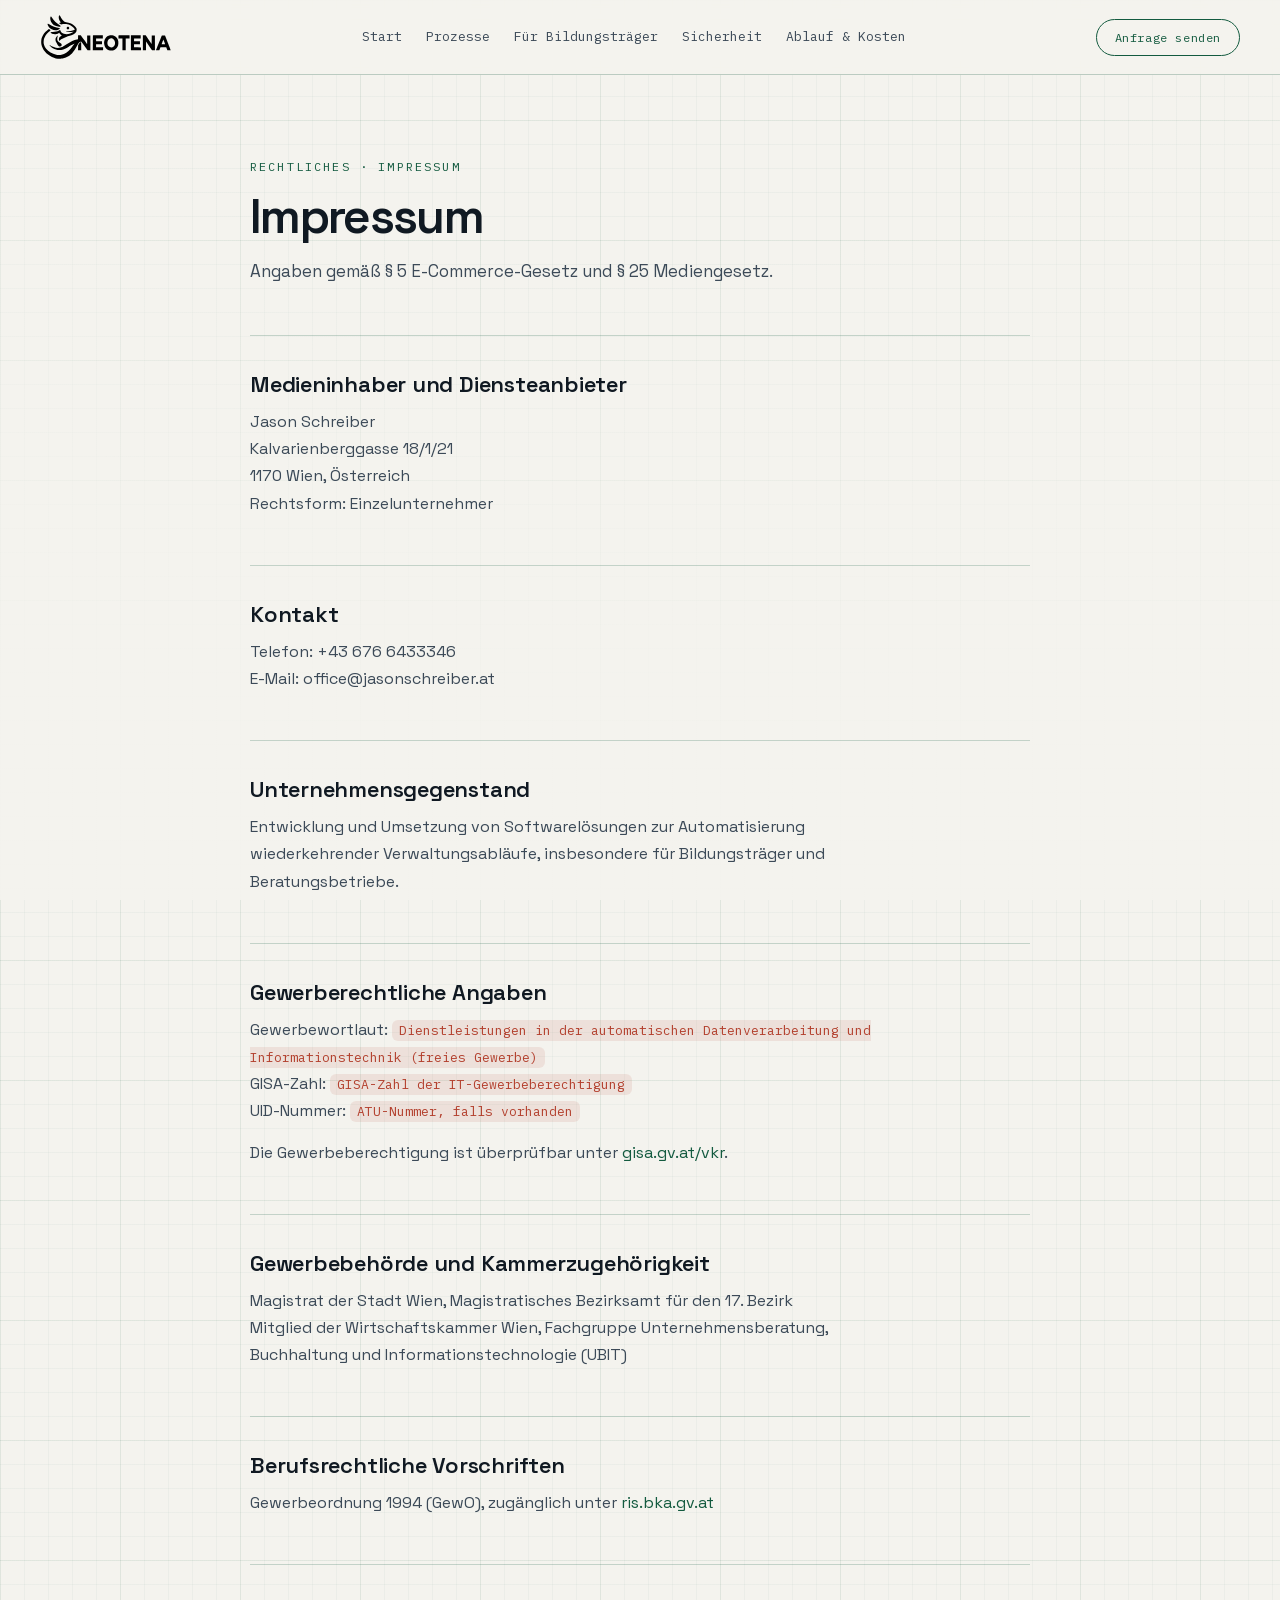
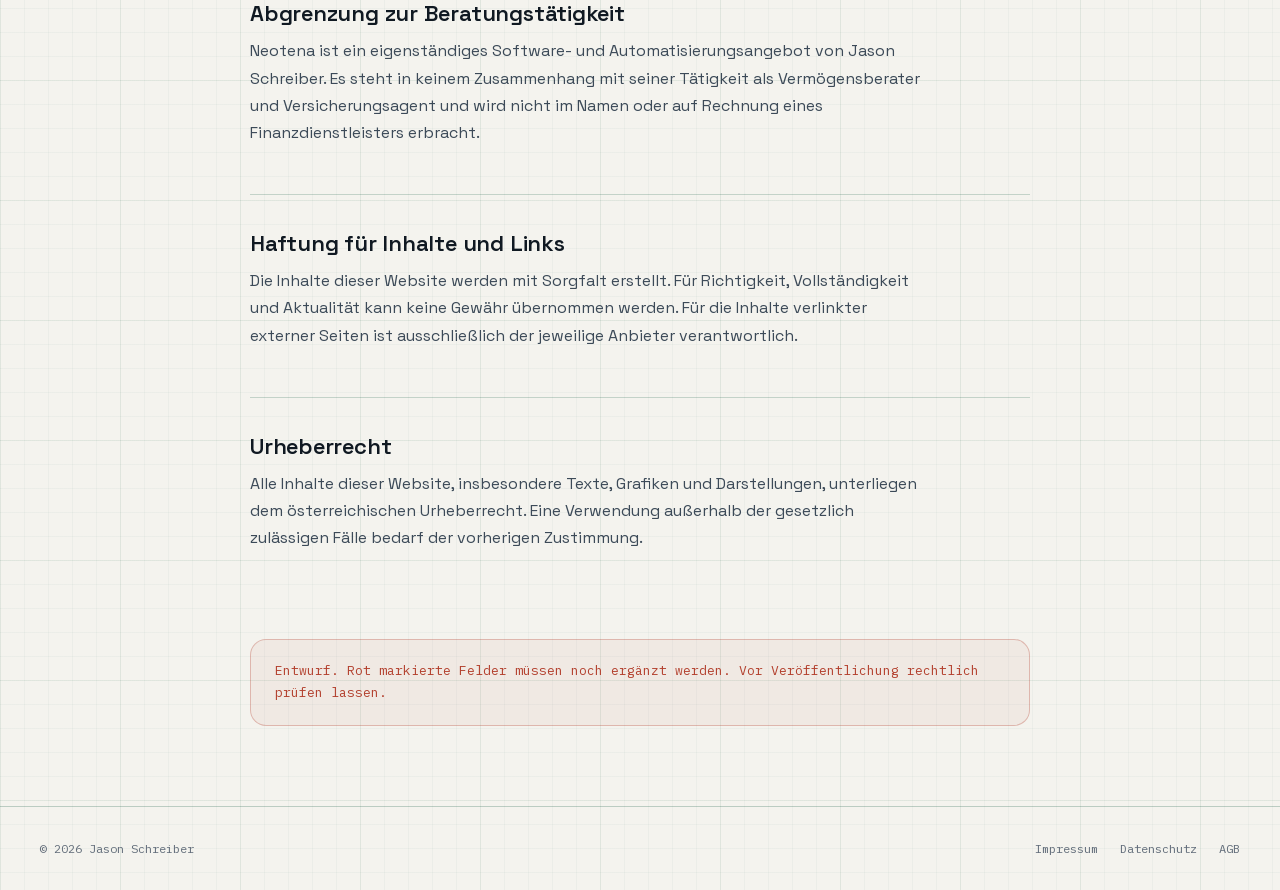
<file: impressum/index.html>
<!DOCTYPE html>
<html lang="de-AT">
<head>
<meta charset="utf-8">
<meta name="viewport" content="width=device-width, initial-scale=1">
<meta name="theme-color" content="#F4F3EE">
<link rel="icon" type="image/png" sizes="32x32" href="/assets/favicon-32.png?v=01700a30">
<link rel="apple-touch-icon" href="/assets/apple-touch-icon.png?v=8b65be48">
<title>Impressum | Neotena</title>
<meta name="description" content="Impressum und Offenlegung nach § 5 ECG und § 25 MedienG." />
<meta name="author" content="Jason Schreiber" />
<meta name="robots" content="index, follow" />
<link rel="canonical" href="https://neotena.jasonschreiber.at/impressum/" />
<meta property="og:url" content="https://neotena.jasonschreiber.at/impressum/" />
<meta property="og:type" content="website" />
<meta property="og:locale" content="de_AT" />
<meta property="og:title" content="Impressum | Neotena" />
<meta property="og:description" content="Impressum und Offenlegung nach § 5 ECG und § 25 MedienG." />
<meta property="og:image" content="https://neotena.jasonschreiber.at/assets/og.jpg" />
<meta property="og:image:width" content="1200" />
<meta property="og:image:height" content="630" />
<meta property="og:site_name" content="Neotena" />
<meta name="twitter:card" content="summary_large_image" />
<script type="application/ld+json">{"@context":"https://schema.org","@type":"ProfessionalService","name":"Neotena","description":"Software für AMS-Bildungsträger: eine Akte pro Person, Formulare, Anwesenheiten und das Befüllen von Portalen wie eAMS — lokal und verschlüsselt. Bezahlt nur für Menschen in Ausbildung.","founder":{"@type":"Person","name":"Jason Schreiber","url":"https://jasonschreiber.at"},"email":"office@jasonschreiber.at","telephone":"+436766433346","address":{"@type":"PostalAddress","streetAddress":"Kalvarienberggasse 18/1/21","postalCode":"1170","addressLocality":"Wien","addressCountry":"AT"},"areaServed":"AT","knowsLanguage":"de-AT","url":"https://neotena.jasonschreiber.at/","logo":"https://neotena.jasonschreiber.at/assets/apple-touch-icon.png","image":"https://neotena.jasonschreiber.at/assets/og.jpg"}</script>
<link href="/assets/fonts/fonts.css?v=b1770259" rel="stylesheet" />
<link rel="preload" href="/assets/fonts/space-grotesk-latin.woff2" as="font" type="font/woff2" crossorigin="" />
<script src="/assets/flow.js?v=0f6fc328" defer></script>
<script src="/assets/interaktiv.js?v=c60eef68" defer></script>
<script src="/assets/nachbau.js?v=1e6e6358" defer></script>
<style>
  body { margin: 0; background: #F4F3EE; }
  a { color: #135A3F; text-decoration: none; }
  a:hover { color: #0B3D2A; }
  ::selection { background: #CDE9DA; }
  input, textarea, button, select { box-sizing: border-box; width: 100%; }
  [data-rv] { opacity: 0; transform: translateY(20px); }
  [data-rv].rv-in { opacity: 1; transform: none; transition: opacity .8s ease, transform .9s cubic-bezier(.22,.61,.36,1); }
  @media (prefers-reduced-motion: reduce) { [data-rv] { opacity: 1; transform: none; } [style*="animation"] { animation: none !important; } }
  @keyframes axDrift { 0%, 100% { transform: translateY(0); } 50% { transform: translateY(-7px); } }
  @keyframes axSweep { 0% { transform: translateY(-10%); opacity: 0; } 20% { opacity: .55; } 100% { transform: translateY(320%); opacity: 0; } }
  @keyframes axPulse { 0%, 100% { opacity: 1; } 50% { opacity: .45; } }
  @keyframes axDash { to { background-position-y: 12px; } }
  @keyframes axFill { 0% { width: 12%; } 100% { width: 92%; } }
  @keyframes axTravel { 0% { left: -2%; opacity: 0; } 12% { opacity: 1; } 88% { opacity: 1; } 100% { left: 100%; opacity: 0; } }
  @keyframes axHalo { 0% { transform: scale(.6); opacity: .55; } 100% { transform: scale(2.1); opacity: 0; } }
  @keyframes axRise { 0% { opacity: 0; transform: translateY(14px) scale(.985); } 100% { opacity: 1; transform: none; } }
  @keyframes axRipple { 0% { transform: scale(.85); opacity: .5; } 100% { transform: scale(1.55); opacity: 0; } }
  @keyframes axType { 0%, 8% { width: 6%; } 55%, 100% { width: 82%; } }
  @keyframes axCheck { 0%, 18% { opacity: 0; transform: scale(.5); } 34%, 100% { opacity: 1; transform: none; } }
  @keyframes axDot { 0% { left: 0%; opacity: 0; } 12% { opacity: 1; } 88% { opacity: 1; } 100% { left: 100%; opacity: 0; } }
  @keyframes axGlow { 0%, 100% { box-shadow: 0 0 0 0 rgba(127,209,166,.35); } 50% { box-shadow: 0 0 26px 4px rgba(127,209,166,.35); } }

  .hv1:hover { color: #135A3F !important; }
  .hv2:hover { color: #135A3F !important; }
  .hv3:hover { color: #135A3F !important; }
  .hv4:hover { color: #135A3F !important; }
  .hv5:hover { color: #135A3F !important; }
  .hv6:hover { background: #135A3F !important; color: #F4F3EE !important; }
  .hv7:hover { background: #0B3D2A !important; transform: translateY(-2px) !important; }
  .hv8:hover { background: #FFFFFF !important; transform: translateY(-2px) !important; }
  .hv9:hover { background: #135A3F !important; color: #F4F3EE !important; }
  .hv10:hover { background: #135A3F !important; color: #F4F3EE !important; }
  .hv11:hover { background: #0B3D2A !important; }
  .hv12:hover { background: #0B3D2A !important; transform: translateY(-2px) !important; }
  .hv13:hover { color: #135A3F !important; }
  .hv14:hover { color: #135A3F !important; }
  .hv15:hover { color: #135A3F !important; }
  .fc16:focus { outline: none !important; border-bottom-color: #135A3F !important; }
  .fc17:focus { outline: none !important; border-bottom-color: #135A3F !important; }
  .fc18:focus { outline: none !important; border-bottom-color: #135A3F !important; }
  .fc19:focus { outline: none !important; border-bottom-color: #135A3F !important; }
  .fc20:focus { outline: none !important; border-bottom-color: #135A3F !important; }
</style>
<style>
  *, *::before, *::after { box-sizing: border-box; }
  html { scroll-behavior: smooth; }
  @media (prefers-reduced-motion: reduce) { html { scroll-behavior: auto; } }
  img { max-width: 100%; display: block; }
  /* iOS zoomt bei Eingabefeldern unter 16 px hinein — auf dem Handy nie kleiner. */
  @media (max-width: 760px) { input, textarea, select { font-size: 16px !important; } }
  /* Lange deutsche Wörter (Datenschutzbeauftragter) trennen statt aus dem Fenster zu ragen. */
  h1, h2, h3 { overflow-wrap: break-word; text-wrap: balance; }
  /* Nur wirklich lange Wörter trennen (Datenschutzbeauftragter), nicht „ver-langt“. */
  @media (max-width: 600px) { h1, h2, h3 { hyphens: auto; -webkit-hyphens: auto; hyphenate-limit-chars: 16 7 7; } }
  /* Prozesse: auf dem Handy immer erst Text, dann Bild. */
  @media (max-width: 760px) { [data-nf="ablauf"] > div { order: 0 !important; } }
  :focus-visible { outline: 2px solid #135A3F; outline-offset: 3px; }
  .ax-page[hidden] { display: none; }
  .ax-nav { width: auto; background: none; border: none; font: inherit; cursor: pointer;
    padding: 6px 0; color: inherit; font-weight: 400;
    border-bottom: 2px solid transparent; transition: color .2s ease, border-color .2s ease; }
  .ax-nav.is-active { color: #135A3F; font-weight: 500; border-bottom-color: #135A3F; }
  .ax-slot { position: absolute; inset: 0; display: grid; place-items: center;
    background: repeating-linear-gradient(45deg, rgba(19,90,63,.05) 0 10px, transparent 10px 20px); }
  .ax-slot img { position: absolute; inset: 0; width: 100%; height: 100%; object-fit: cover; }
  .ax-slot-label { font-family: 'IBM Plex Mono', monospace; font-size: 12px;
    color: #616C79; text-align: center; padding: 0 16px; }
  .ax-note { margin: 0; font-family: 'IBM Plex Mono', monospace; font-size: 13px;
    line-height: 1.6; color: #135A3F; }
  .ax-note[hidden] { display: none; }
  /* „Was sie kann · was es bringt“: große Zeilen, jede führt zu ihrer Kachel im Bento. */
  .nb-kb { display: grid; border-top: 1px solid rgba(19,90,63,.28); }
  .nb-kb-kopf, .nb-kb-zeile { display: grid; grid-template-columns: 3.2em minmax(0, 1fr) minmax(0, 1.25fr) 11em; gap: 8px 28px; align-items: baseline; }
  .nb-kb-kopf { padding: 14px 0; font-family: 'IBM Plex Mono', monospace; font-size: 11px; letter-spacing: .14em; text-transform: uppercase; color: #616C79;
    border-bottom: 1px solid rgba(19,90,63,.28); }
  .nb-kb-zeile { position: relative; padding: clamp(18px, 2.4vw, 28px) 0; border-bottom: 1px solid rgba(19,90,63,.18);
    color: inherit; text-decoration: none; transition: background .3s, padding .3s; }
  .nb-kb-zeile:hover, .nb-kb-zeile:focus-visible { background: rgba(255,255,255,.55); padding-left: 14px; padding-right: 14px; }
  .nb-kb-nr { font-family: 'IBM Plex Mono', monospace; font-size: 12px; color: #135A3F; }
  .nb-kb-kann { font-size: clamp(20px, 2.3vw, 28px); line-height: 1.15; letter-spacing: -.02em; font-weight: 600; }
  .nb-kb-bringt { font-size: clamp(16px, 1.6vw, 19px); line-height: 1.45; color: #135A3F; }
  .nb-kb-bsp { justify-self: end; padding: 4px 10px; border-radius: 999px; background: rgba(19,90,63,.07); font-family: 'IBM Plex Mono', monospace;
    font-size: 12px; color: #616C79; white-space: nowrap; }
  .nb-kb-echt { background: #135A3F; color: #F4F3EE; }
  .nb-kb-zeile::after { content: "→"; position: absolute; right: 0; top: 50%; transform: translate(0, -50%); opacity: .5;
    font-family: 'IBM Plex Mono', monospace; color: #135A3F; transition: opacity .3s, transform .3s; }
  .nb-kb-zeile:hover::after { opacity: 1; transform: translate(-6px, -50%); }
  .nb-kb-bsp { margin-right: 26px; }
  .nb-kb-zeile:hover .nb-kb-bsp { opacity: 0; }
  @media (max-width: 820px) {
    .nb-kb-kopf { display: none; }
    .nb-kb-zeile { padding-right: 28px; }
    .nb-kb-zeile { grid-template-columns: 2.4em minmax(0, 1fr); }
    .nb-kb-bringt, .nb-kb-bsp { grid-column: 2; }
    .nb-kb-bsp { justify-self: start; }
  }
  .nb-kachel { scroll-margin-top: 96px; }
  /* Hero: zwei Türen als Kacheln. */
  .nb-tueren { display: grid; grid-template-columns: repeat(auto-fit, minmax(min(440px, 100%), 1fr)); gap: 20px; }
  .nb-tuer { display: flex; flex-direction: column; min-width: 0; overflow: hidden; padding: clamp(24px, 3vw, 36px);
    border-radius: 28px; border: 1px solid rgba(19,90,63,.2); background: rgba(255,255,255,.55);
    transition: transform .4s cubic-bezier(.2,.7,.2,1), box-shadow .4s, background .4s; }
  .nb-tuer:hover { transform: translateY(-3px); background: rgba(255,255,255,.75); box-shadow: 0 30px 60px -30px rgba(12,46,34,.25); }
  .nb-tuer-weg { font-family: 'IBM Plex Mono', monospace; font-size: 12px; letter-spacing: .16em; text-transform: uppercase; color: #135A3F; }
  .nb-tuer-titel { margin: 10px 0 0; font-size: clamp(26px, 2.8vw, 34px); line-height: 1.08; letter-spacing: -.025em; font-weight: 600; }
  .nb-tuer-bild { flex: 1; display: grid; align-items: center; min-height: 320px; margin: 8px 0; }
  .nb-tuer-fuss { display: flex; flex-wrap: wrap; align-items: center; justify-content: space-between; gap: 12px 20px;
    padding-top: 18px; border-top: 1px dashed rgba(19,90,63,.3); font-family: 'IBM Plex Mono', monospace; font-size: 12px; color: #616C79; }
  .nb-tuer-los { width: auto; padding: 11px 20px; border-radius: 999px; border: 1px solid #135A3F; background: #135A3F; color: #F4F3EE;
    font-family: 'IBM Plex Mono', monospace; font-size: 12px; letter-spacing: .04em; cursor: pointer; text-decoration: none; }
  .nb-tuer-los:hover { background: #0B3D2A; }
  /* Dunkelgrünes Band: bricht die Papierfläche auf; Kacheln stehen hell darauf. */
  .nb-band .nb-tuer { background: #F4F3EE; border-color: transparent; color: #121A22; }
  .nb-band .nb-tuer:hover { background: #FFFFFF; box-shadow: 0 30px 60px -20px rgba(0,0,0,.45); }
  /* Wer dahintersteht: freigestelltes Foto, randlos vor einem grünen Bogen. */
  .nb-portrait { position: relative; max-width: 420px; width: 100%; margin: 0 auto; aspect-ratio: 1132 / 1500; }
  .nb-portrait::before { content: ""; position: absolute; left: 0; right: 0; top: 26%; bottom: 0;
    border-radius: 999px 999px 32px 32px; background: #0C2E22; }
  .nb-portrait::after { content: ""; position: absolute; left: 0; right: 0; top: 26%; bottom: 0; border-radius: 999px 999px 32px 32px;
    background: radial-gradient(circle at 40% 30%, rgba(127,209,166,.32), transparent 62%); }
  @media (max-width: 760px) { .nb-portrait { order: 0 !important; } }
  .nb-portrait img { position: relative; z-index: 1; width: 92%; height: 100%; margin: 0 auto; object-fit: contain; object-position: bottom;
    -webkit-mask-image: linear-gradient(to bottom, #000 82%, transparent 100%); mask-image: linear-gradient(to bottom, #000 82%, transparent 100%); }
  /* Pilotangebot: dunkle Karte über die Breite. */
  .nb-pilot { display: grid; grid-template-columns: minmax(0, 1.3fr) minmax(0, 1fr); gap: 28px 56px; align-items: center;
    padding: clamp(28px, 4vw, 56px); border-radius: 28px; background: #0C2E22; color: #EAF2ED; }
  .nb-pilot-liste { list-style: none; margin: 0; padding: 0; display: grid; gap: 14px; }
  .nb-pilot-liste li { display: grid; grid-template-columns: 2.4em 1fr; gap: 2px 10px; padding: 14px 0; border-top: 1px solid rgba(127,209,166,.22);
    font-size: 14px; color: rgba(234,242,237,.7); }
  .nb-pilot-liste li span { grid-row: span 2; font-family: 'IBM Plex Mono', monospace; font-size: 12px; color: #7FD1A6; }
  .nb-pilot-liste b { font-size: 17px; font-weight: 600; color: #EAF2ED; }
  .nb-pilot-los { grid-column: 1 / -1; justify-self: start; padding: 14px 26px; border-radius: 999px; background: #7FD1A6; color: #0C2E22;
    font-family: 'IBM Plex Mono', monospace; font-size: 13px; letter-spacing: .04em; text-decoration: none; transition: background .3s; }
  .nb-pilot-los:hover { background: #A6E3C3; }
  @media (max-width: 860px) { .nb-pilot { grid-template-columns: 1fr; } }
  /* Sicherheit: drei Gruppen, je Schicht ein Satz und die Technik. */
  .nb-schutz { display: grid; grid-template-columns: repeat(auto-fit, minmax(min(320px, 100%), 1fr)); gap: 16px; }
  .nb-sg { display: grid; align-content: start; gap: 0; padding: clamp(20px, 2.6vw, 30px); border-radius: 24px; border: 1px solid rgba(19,90,63,.16); background: rgba(255,255,255,.5); }
  .nb-sg .nb-k-label { margin-bottom: 10px; }
  .nb-sz { display: grid; gap: 4px; padding: 16px 0; border-top: 1px solid rgba(19,90,63,.14); }
  .nb-sz b { font-size: 18px; font-weight: 600; letter-spacing: -.01em; }
  .nb-sz span { font-size: 15px; line-height: 1.55; color: #3C4A58; }
  .nb-sz code { font-family: 'IBM Plex Mono', monospace; font-size: 11px; color: #135A3F; }
  /* Kosten: welche Stages verrechnet werden. */
  .nb-zaehlt { display: grid; grid-template-columns: repeat(5, minmax(0, 1fr)); gap: 8px; }
  .nb-z-st { display: grid; gap: 6px; padding: 14px; border-radius: 14px; border: 1px dashed rgba(127,209,166,.3);
    font-size: 14px; font-weight: 600; color: rgba(234,242,237,.55); }
  .nb-z-st i { width: 10px; height: 10px; border-radius: 50%; opacity: .5; }
  .nb-z-st span { font-family: 'IBM Plex Mono', monospace; font-size: 11px; font-weight: 400; }
  .nb-z-ja { border: 0; background: #7FD1A6; color: #0C2E22; }
  .nb-z-ja i { opacity: 1; } .nb-z-ja span { font-weight: 600; }
  @media (max-width: 760px) { .nb-zaehlt { grid-template-columns: 1fr 1fr; } .nb-z-ja { grid-column: 1 / -1; } }
  /* Weg 1: das Paket als drei aufgefächerte Karten. */
  .nb-paket { position: relative; display: grid; gap: 12px; max-width: 400px; width: 100%; margin: 0 auto; }
  .nb-paket-karte { display: grid; grid-template-columns: auto 1fr; gap: 2px 14px; align-items: baseline; padding: 18px 20px;
    border-radius: 16px; background: #FFFFFF; box-shadow: 0 1px 2px rgba(0,0,0,.05), 0 16px 32px -20px rgba(12,46,34,.3);
    transition: transform .5s cubic-bezier(.2,.7,.2,1); }
  .nb-paket-karte:nth-child(1) { transform: rotate(-2deg) translateX(-8px); }
  .nb-paket-karte:nth-child(3) { transform: rotate(1.5deg) translateX(10px); }
  .nb-tuer:hover .nb-paket-karte { transform: none; }
  .nb-paket-nr { grid-row: span 2; font-family: 'IBM Plex Mono', monospace; font-size: 12px; color: #135A3F; }
  .nb-paket-karte b { font-size: 17px; font-weight: 600; }
  .nb-paket-karte span:last-child { font-size: 14px; line-height: 1.45; color: #3C4A58; }
  /* Bento: Kacheln in verschiedenen Größen, jede zum Anfassen. */
  .nb-bento { display: grid; grid-template-columns: repeat(12, minmax(0, 1fr)); gap: 16px; }
  .nb-kachel { display: flex; flex-direction: column; min-width: 0; padding: clamp(20px, 2.6vw, 32px);
    border-radius: 24px; border: 1px solid rgba(19,90,63,.16); background: rgba(255,255,255,.5); }
  /* Dunkelgrüne Kacheln: dasselbe Grün wie das Band, Inhalt bleibt hell. */
  .nb-kachel.nb-dunkel { background: #0C2E22; border-color: #0C2E22; color: #EAF2ED; }
  .nb-dunkel .nb-k-label { color: #7FD1A6; }
  .nb-dunkel .nb-k-tipp { background: #7FD1A6; color: #0C2E22; }
  .nb-dunkel .pt-linie { border-color: rgba(127,209,166,.45) !important; }
  .nb-dunkel .pt-akte { background: rgba(255,255,255,.96); color: #18181b; }
  .nb-dunkel .nb-suche { background: #FFFFFF; }
  .nb-dunkel .nb-tn { background: rgba(255,255,255,.94); color: #18181b; }
  .nb-dunkel .nb-nichts { color: rgba(234,242,237,.7); }
  .nb-k4 { grid-column: span 4; } .nb-k6 { grid-column: span 6; } .nb-k8 { grid-column: span 8; } .nb-k12 { grid-column: span 12; }
  .nb-hoch { grid-row: span 2; }
  .nb-k-label { font-family: 'IBM Plex Mono', monospace; font-size: 11px; letter-spacing: .14em; text-transform: uppercase; color: #135A3F;
    display: flex; flex-wrap: wrap; align-items: center; justify-content: space-between; gap: 8px; }
  .nb-k-tipp { padding: 4px 10px; border-radius: 999px; background: #135A3F; color: #F4F3EE; letter-spacing: .04em; text-transform: none; font-size: 11px; white-space: nowrap; }
  .nb-k-titel { margin: 6px 0 22px; font-size: clamp(19px, 1.8vw, 22px); line-height: 1.2; letter-spacing: -.015em; font-weight: 600; }
  @media (max-width: 960px) {
    .nb-bento { grid-template-columns: 1fr; }
    .nb-k4, .nb-k6, .nb-k8, .nb-k12 { grid-column: auto; } .nb-hoch { grid-row: auto; }
  }
  /* Schmaler Viewport: Logo und Anfrage-Button in die erste Zeile, Navigation darunter. */
  /* „Was erledigt wird“: Raster, Kachelgröße nach Inhalt. Kacheln erscheinen
     nacheinander beim Scrollen; Inhalt sitzt mittig in der Kachel. */
  .nb-bento { align-items: stretch; }
  .nb-bento > .nb-kachel > [data-nachbau] { margin-block: auto; }
  .nb-bento > .nb-kachel { opacity: 0; transform: translateY(28px); transition: opacity .7s ease, transform .7s cubic-bezier(.2,.7,.2,1); }
  .nb-bento > .nb-kachel.is-da { opacity: 1; transform: none; }
  @media (prefers-reduced-motion: reduce) { .nb-bento > .nb-kachel { opacity: 1; transform: none; } }
  .nb-k5 { grid-column: span 5; } .nb-k7 { grid-column: span 7; }
  /* Nummerierung und Fokus: nur eine Kachel ist hell und spielt sich vor. */
  #erledigt { counter-reset: station; }
  .nb-pin + .nb-pin { margin-top: 16px; }
  .nb-bento > .nb-kachel { counter-increment: station; }
  .nb-bento > .nb-kachel > .nb-k-label > span:first-child::before { content: counter(station, decimal-leading-zero);
    display: inline-block; margin-right: 12px; padding: 3px 9px; border-radius: 999px; border: 1px solid currentColor; letter-spacing: .04em; }
  .nb-bento > .nb-kachel.is-da { transition: opacity .5s ease, filter .5s ease, transform .7s cubic-bezier(.2,.7,.2,1); }
  #erledigt.hat-fokus .nb-bento > .nb-kachel.is-da:not(.is-fokus) { opacity: .38; filter: grayscale(.9); }
  .nb-bento > .nb-kachel:not(.is-fokus) .nb-lockt { animation: none; }
  .nb-bento > .nb-kachel:not(.is-fokus) * { animation-play-state: paused !important; }
  .nb-bento > .nb-kachel.is-fokus > .nb-k-label > span:first-child::before { background: #135A3F; color: #F4F3EE; border-color: #135A3F; }
  .nb-bento > .nb-kachel.nb-dunkel.is-fokus > .nb-k-label > span:first-child::before { background: #7FD1A6; color: #0C2E22; border-color: #7FD1A6; }
  @media (max-width: 960px) { .nb-k5, .nb-k7 { grid-column: auto; } }
  /* Kopfzeile: Inhalt so breit wie der breiteste Abschnitt (1400 px), Fläche bleibt randlos. */
  body > header, header[style*="sticky"] { padding-left: max(clamp(20px, 5vw, 40px), calc((100% - 1400px) / 2)) !important;
    padding-right: max(clamp(20px, 5vw, 40px), calc((100% - 1400px) / 2)) !important; }
  /* Handy: Burger-Menü statt Navigationszeile. */
  .ax-burger { display: none; }
  @media (max-width: 860px) {
    header > a[href="#kontakt"] { margin-left: auto; padding: 9px 14px !important; }
    .ax-burger { display: grid; place-items: center; width: 42px; height: 42px; padding: 0; border: 1px solid rgba(19,90,63,.35);
      border-radius: 999px; background: transparent; cursor: pointer; }
    .ax-burger span, .ax-burger span::before, .ax-burger span::after { display: block; width: 16px; height: 1.5px; background: #135A3F;
      position: relative; transition: transform .25s, background .2s; }
    .ax-burger span::before, .ax-burger span::after { content: ""; position: absolute; left: 0; }
    .ax-burger span::before { top: -5px; } .ax-burger span::after { top: 5px; }
    header.is-offen .ax-burger span { background: transparent; }
    header.is-offen .ax-burger span::before { transform: translateY(5px) rotate(45deg); }
    header.is-offen .ax-burger span::after { transform: translateY(-5px) rotate(-45deg); }
    header > nav { display: none !important; order: 3; flex-basis: 100%; flex-direction: column; align-items: stretch !important;
      gap: 0 !important; padding: 8px 0 6px; }
    header.is-offen > nav { display: flex !important; }
    header > nav > * { text-align: left; padding: 14px 2px !important; font-size: 17px !important; border-bottom: 1px solid rgba(19,90,63,.14) !important; }
    header > nav > *:last-child { border-bottom: 0 !important; }
    header > nav > .ax-nav.is-active { border-bottom-color: rgba(19,90,63,.14) !important; }
  }
</style>
</head>
<body>
<div style="font-family: 'Space Grotesk', system-ui, sans-serif; color: #101922; background: #F4F3EE; background-image: radial-gradient(130% 80% at 50% 4%, rgba(244,243,238,0) 30%, rgba(244,243,238,.75) 72%, rgba(244,243,238,.96) 100%), linear-gradient(rgba(19,90,63,.035) 1px, transparent 1px), linear-gradient(90deg, rgba(19,90,63,.035) 1px, transparent 1px), linear-gradient(rgba(19,90,63,.06) 1px, transparent 1px), linear-gradient(90deg, rgba(19,90,63,.06) 1px, transparent 1px); background-size: 100% 100%, 24px 24px, 24px 24px, 120px 120px, 120px 120px; background-attachment: fixed, scroll, scroll, scroll, scroll; min-height: 100vh;">

  <header style="position: sticky; top: 0; z-index: 50; display: flex; align-items: center; justify-content: space-between; gap: 24px; flex-wrap: wrap; padding: clamp(11px, 7vw, 14px) clamp(20px, 5vw, 40px); background: rgba(244,243,238,.9); backdrop-filter: blur(8px); border-bottom: 1px solid rgba(19,90,63,.25);">
    <button type="button" data-go="start" aria-label="Zur Startseite" style="width: auto; display: flex; align-items: center; background: none; border: none; padding: 0; cursor: pointer; font-family: inherit;">
      <img src="/assets/neotena.svg?v=9c6d75fc" alt="Neotena" width="1092" height="381" style="height: clamp(34px, 4vw, 46px); width: auto; display: block;" />
    </button>
    <nav style="display: flex; gap: clamp(12px, 2vw, 24px); flex-wrap: wrap; flex: 1 1 auto; justify-content: center; font-family: 'IBM Plex Mono', monospace; font-size: 13px; letter-spacing: .04em; color: #3C4A58;">
      <button type="button" data-go="start" data-nav="start" class="ax-nav hv1">Start</button>
      <button type="button" data-go="prozesse" data-nav="prozesse" class="ax-nav hv2">Prozesse</button>
      <button type="button" data-go="traeger" data-nav="traeger" class="ax-nav hv3">Für Bildungsträger</button>
      <button type="button" data-go="sicherheit" data-nav="sicherheit" class="ax-nav hv4">Sicherheit</button>
      <button type="button" data-go="preise" data-nav="preise" class="ax-nav hv5">Ablauf &amp; Kosten</button>
    </nav>
    <a href="#kontakt" style="width: auto; white-space: nowrap; font-family: 'IBM Plex Mono', monospace; font-size: 12px; letter-spacing: .05em; padding: 10px 18px; border-radius: 999px; border: 1px solid #135A3F; color: #135A3F;" class="hv6">Anfrage senden</a>
  </header>

  

  

  

  

  

  <div class="ax-page" data-page="impressum">
  <div>
    <section style="padding: clamp(56px, 7vw, 84px) clamp(20px, 5vw, 40px) clamp(15px, 7vw, 20px);">
      <div style="max-width: 780px; margin: 0 auto;">
        <div style="font-family: 'IBM Plex Mono', monospace; font-size: 12px; letter-spacing: .18em; text-transform: uppercase; color: #135A3F; margin-bottom: 18px;">Rechtliches · Impressum</div>
        <h1 style="font-size: clamp(32px, 4vw, 48px); line-height: 1.04; letter-spacing: -.035em; font-weight: 600; margin: 0 0 16px;">Impressum</h1>
        <p style="font-size: clamp(16px, 1.6vw, 17px); line-height: 1.6; color: #3C4A58; margin: 0;">Angaben gemäß § 5 E-Commerce-Gesetz und § 25 Mediengesetz.</p>
      </div>
    </section>
    <section style="padding: clamp(23px, 7vw, 30px) clamp(20px, 5vw, 40px) clamp(52px, 7vw, 80px);">
      <div style="max-width: 780px; margin: 0 auto;">
        <div style="padding: 34px 0; border-top: 1px solid rgba(19,90,63,.22);"><h2 style="font-size: clamp(20px, 2vw, 22px); font-weight: 600; margin: 0 0 10px; letter-spacing: -.01em;">Medieninhaber und Diensteanbieter</h2><p style="font-size: 16px; line-height: 1.7; color: #3C4A58; margin: 0 0 14px; max-width: 42em;">Jason Schreiber<br />Kalvarienberggasse 18/1/21<br />1170 Wien, Österreich<br />Rechtsform: Einzelunternehmer</p></div>
        <div style="padding: 34px 0; border-top: 1px solid rgba(19,90,63,.22);"><h2 style="font-size: clamp(20px, 2vw, 22px); font-weight: 600; margin: 0 0 10px; letter-spacing: -.01em;">Kontakt</h2><p style="font-size: 16px; line-height: 1.7; color: #3C4A58; margin: 0 0 14px; max-width: 42em;">Telefon: +43 676 6433346<br />E-Mail: office@jasonschreiber.at</p></div>
        <div style="padding: 34px 0; border-top: 1px solid rgba(19,90,63,.22);"><h2 style="font-size: clamp(20px, 2vw, 22px); font-weight: 600; margin: 0 0 10px; letter-spacing: -.01em;">Unternehmensgegenstand</h2><p style="font-size: 16px; line-height: 1.7; color: #3C4A58; margin: 0 0 14px; max-width: 42em;">Entwicklung und Umsetzung von Softwarelösungen zur Automatisierung wiederkehrender Verwaltungsabläufe, insbesondere für Bildungsträger und Beratungsbetriebe.</p></div>
        <div style="padding: 34px 0; border-top: 1px solid rgba(19,90,63,.22);"><h2 style="font-size: clamp(20px, 2vw, 22px); font-weight: 600; margin: 0 0 10px; letter-spacing: -.01em;">Gewerberechtliche Angaben</h2><p style="font-size: 16px; line-height: 1.7; color: #3C4A58; margin: 0 0 14px; max-width: 42em;">Gewerbewortlaut: <span style="border-radius: 6px; background: rgba(179,64,46,.1); color: #B3402E; font-family: 'IBM Plex Mono', monospace; font-size: 13px; padding: 2px 7px;">Dienstleistungen in der automatischen Datenverarbeitung und Informationstechnik (freies Gewerbe)</span><br />GISA-Zahl: <span style="border-radius: 6px; background: rgba(179,64,46,.1); color: #B3402E; font-family: 'IBM Plex Mono', monospace; font-size: 13px; padding: 2px 7px;">GISA-Zahl der IT-Gewerbeberechtigung</span><br />UID-Nummer: <span style="border-radius: 6px; background: rgba(179,64,46,.1); color: #B3402E; font-family: 'IBM Plex Mono', monospace; font-size: 13px; padding: 2px 7px;">ATU-Nummer, falls vorhanden</span></p><p style="font-size: 16px; line-height: 1.7; color: #3C4A58; margin: 0 0 14px; max-width: 42em;">Die Gewerbeberechtigung ist überprüfbar unter <a href="https://www.gisa.gv.at/vkr" target="_blank" rel="noopener">gisa.gv.at/vkr</a>.</p></div>
        <div style="padding: 34px 0; border-top: 1px solid rgba(19,90,63,.22);"><h2 style="font-size: clamp(20px, 2vw, 22px); font-weight: 600; margin: 0 0 10px; letter-spacing: -.01em;">Gewerbebehörde und Kammerzugehörigkeit</h2><p style="font-size: 16px; line-height: 1.7; color: #3C4A58; margin: 0 0 14px; max-width: 42em;">Magistrat der Stadt Wien, Magistratisches Bezirksamt für den 17. Bezirk<br />Mitglied der Wirtschaftskammer Wien, Fachgruppe Unternehmensberatung, Buchhaltung und Informationstechnologie (UBIT)</p></div>
        <div style="padding: 34px 0; border-top: 1px solid rgba(19,90,63,.22);"><h2 style="font-size: clamp(20px, 2vw, 22px); font-weight: 600; margin: 0 0 10px; letter-spacing: -.01em;">Berufsrechtliche Vorschriften</h2><p style="font-size: 16px; line-height: 1.7; color: #3C4A58; margin: 0 0 14px; max-width: 42em;">Gewerbeordnung 1994 (GewO), zugänglich unter <a href="https://www.ris.bka.gv.at" target="_blank" rel="noopener">ris.bka.gv.at</a></p></div>
        <div style="padding: 34px 0; border-top: 1px solid rgba(19,90,63,.22);"><h2 style="font-size: clamp(20px, 2vw, 22px); font-weight: 600; margin: 0 0 10px; letter-spacing: -.01em;">Abgrenzung zur Beratungstätigkeit</h2><p style="font-size: 16px; line-height: 1.7; color: #3C4A58; margin: 0 0 14px; max-width: 42em;">Neotena ist ein eigenständiges Software- und Automatisierungsangebot von Jason Schreiber. Es steht in keinem Zusammenhang mit seiner Tätigkeit als Vermögensberater und Versicherungsagent und wird nicht im Namen oder auf Rechnung eines Finanzdienstleisters erbracht.</p></div>
        
        <div style="padding: 34px 0; border-top: 1px solid rgba(19,90,63,.22);"><h2 style="font-size: clamp(20px, 2vw, 22px); font-weight: 600; margin: 0 0 10px; letter-spacing: -.01em;">Haftung für Inhalte und Links</h2><p style="font-size: 16px; line-height: 1.7; color: #3C4A58; margin: 0 0 14px; max-width: 42em;">Die Inhalte dieser Website werden mit Sorgfalt erstellt. Für Richtigkeit, Vollständigkeit und Aktualität kann keine Gewähr übernommen werden. Für die Inhalte verlinkter externer Seiten ist ausschließlich der jeweilige Anbieter verantwortlich.</p></div>
        <div style="padding: 34px 0; border-top: 1px solid rgba(19,90,63,.22);"><h2 style="font-size: clamp(20px, 2vw, 22px); font-weight: 600; margin: 0 0 10px; letter-spacing: -.01em;">Urheberrecht</h2><p style="font-size: 16px; line-height: 1.7; color: #3C4A58; margin: 0 0 14px; max-width: 42em;">Alle Inhalte dieser Website, insbesondere Texte, Grafiken und Darstellungen, unterliegen dem österreichischen Urheberrecht. Eine Verwendung außerhalb der gesetzlich zulässigen Fälle bedarf der vorherigen Zustimmung.</p></div>
        <div style="margin-top: 40px; border-radius: 16px; border: 1px solid rgba(179,64,46,.3); background: rgba(179,64,46,.05); padding: 20px 24px;">
          <p style="font-family: 'IBM Plex Mono', monospace; font-size: 13px; line-height: 1.7; color: #B3402E; margin: 0;">Entwurf. Rot markierte Felder müssen noch ergänzt werden. Vor Veröffentlichung rechtlich prüfen lassen.</p>
        </div>
      </div>
    </section>
  </div>
  </div>

  

  

  

  <footer style="border-top: 1px solid rgba(19,90,63,.25); padding: clamp(20px, 7vw, 26px) clamp(20px, 5vw, 40px); display: flex; justify-content: space-between; align-items: center; flex-wrap: wrap; gap: 16px; font-family: 'IBM Plex Mono', monospace; font-size: 12px; color: #616C79;">
    <span>© 2026 Jason Schreiber</span>
    <span style="display: flex; gap: 22px;">
      <button type="button" data-go="impressum" style="width: auto; background: none; border: none; padding: 8px 0; cursor: pointer; font: inherit; color: #616C79;" class="hv13">Impressum</button>
      <button type="button" data-go="datenschutz" style="width: auto; background: none; border: none; padding: 8px 0; cursor: pointer; font: inherit; color: #616C79;" class="hv14">Datenschutz</button>
      <button type="button" data-go="agb" style="width: auto; background: none; border: none; padding: 8px 0; cursor: pointer; font: inherit; color: #616C79;" class="hv15">AGB</button>
    </span>
  </footer>
</div>
<script>
(function () {
  var AX_SEITE = "impressum";
  var PFAD = { start: '/', prozesse: '/prozesse/', traeger: '/bildungstraeger/', sicherheit: '/sicherheit/',
    preise: '/ablauf-und-kosten/', impressum: '/impressum/', datenschutz: '/datenschutz/', agb: '/agb/' };
  // Alte Links (#/prozesse) auf die echte Adresse umleiten.
  var alt = (location.hash || '').match(/^#\/(\w+)/);
  if (alt && PFAD[alt[1]] && AX_SEITE !== alt[1]) { location.replace(PFAD[alt[1]]); return; }
  var page = AX_SEITE || 'start';
  document.querySelectorAll('.ax-page').forEach(function (el) { el.hidden = el.dataset.page !== page; });
  document.querySelectorAll('.ax-nav').forEach(function (el) { el.classList.toggle('is-active', el.dataset.nav === page); });
  document.documentElement.dataset.page = page;
  // Kacheln erscheinen nacheinander, sobald sie ins Bild kommen.
  var kacheln = document.querySelectorAll('.nb-bento > .nb-kachel');
  if (kacheln.length && 'IntersectionObserver' in window) {
    var da = new IntersectionObserver(function (e) {
      e.forEach(function (x) { if (x.isIntersecting) { x.target.classList.add('is-da'); da.unobserve(x.target); } });
    }, { rootMargin: '0px 0px -12% 0px', threshold: 0.15 });
    kacheln.forEach(function (k, i) { k.style.transitionDelay = (i % 2) * 120 + 'ms'; da.observe(k); });
  } else { kacheln.forEach(function (k) { k.classList.add('is-da'); }); }
  // Fokus. Desktop: jede Reihe bleibt stehen (sticky), bis ihre Kacheln
  // nacheinander dran waren — man scrollt nicht über eine Vorführung hinweg.
  // Passt eine Reihe nicht ins Fenster, oder auf dem Handy: Startpunkte je Kachel.
  var bereich = document.getElementById('erledigt');
  var pins = Array.prototype.slice.call(document.querySelectorAll('.nb-pin'));
  if (bereich && kacheln.length) {
    var liste = Array.prototype.slice.call(kacheln), manuell = null, manuellY = 0;
    var SCHRITT = 0.55; // Fensterhöhen Scrollweg je Kachel
    var setze = function (k) {
      if (!k || k.classList.contains('is-fokus')) return;
      liste.forEach(function (x) { x.classList.toggle('is-fokus', x === k); });
      bereich.classList.add('hat-fokus');
      document.dispatchEvent(new Event('nb-fokus'));
    };
    var heften = function () {
      var an = innerWidth > 960 && !matchMedia('(prefers-reduced-motion: reduce)').matches;
      pins.forEach(function (p) {
        var b = p.firstElementChild, n = +p.dataset.schritte || 1;
        b.style.position = ''; b.style.top = ''; p.style.height = ''; p.dataset.an = '';
        var h = b.offsetHeight, platz = innerHeight - 90;
        if (an && h <= platz) {
          p.style.height = (h + (n - 1) * innerHeight * SCHRITT) + 'px';
          b.style.position = 'sticky';
          b.style.top = Math.max(82, (innerHeight - h) / 2 + 30) + 'px';
          p.dataset.an = '1';
        }
      });
    };
    var rechne = function () {
      if (manuell && Math.abs(scrollY - manuellY) < 160) return;
      manuell = null;
      var linie = scrollY + innerHeight * 0.45, punkte = [];
      pins.forEach(function (p) {
        var kids = Array.prototype.slice.call(p.querySelectorAll('.nb-kachel'));
        var oben = p.getBoundingClientRect().top + scrollY;
        if (p.dataset.an) {
          var top = parseFloat(p.firstElementChild.style.top) || 0;
          kids.forEach(function (k, j) { punkte.push([oben - top + innerHeight * 0.45 - innerHeight * 0.1 + j * innerHeight * SCHRITT, k]); });
        } else {
          var gruppen = {};
          // Ohne Transform rechnen: die Einblend-Animation verschiebt die Kacheln kurz.
          var seitenTop = function (el) { var y = 0; while (el) { y += el.offsetTop; el = el.offsetParent; } return y; };
          kids.forEach(function (k) { var key = Math.round(seitenTop(k)); (gruppen[key] = gruppen[key] || []).push([k, k.offsetHeight]); });
          Object.keys(gruppen).forEach(function (key) {
            var g = gruppen[key], hh = Math.min.apply(null, g.map(function (x) { return x[1]; }));
            g.forEach(function (x, j) { punkte.push([+key - innerHeight * 0.1 + j * hh / g.length, x[0]]); });
          });
        }
      });
      punkte.sort(function (a, b) { return a[0] - b[0]; });
      // Jede Kachel bekommt mindestens eine halbe Fensterhöhe Scrollweg.
      for (var i = 1; i < punkte.length; i++) punkte[i][0] = Math.max(punkte[i][0], punkte[i - 1][0] + innerHeight * 0.45);
      var wahl = punkte[0][1];
      punkte.forEach(function (p) { if (p[0] <= linie) wahl = p[1]; });
      setze(wahl);
    };
    var warte = false;
    addEventListener('scroll', function () { if (!warte) { warte = true; requestAnimationFrame(function () { warte = false; rechne(); }); } }, { passive: true });
    addEventListener('resize', function () { heften(); rechne(); });
    liste.forEach(function (k) {
      var hol = function () { manuell = k; manuellY = scrollY; setze(k); };
      k.addEventListener('pointerenter', function (e) { if (e.pointerType === 'mouse') hol(); });
      k.addEventListener('pointerdown', hol, true);
    });
    heften();
    // Vorführungen setzen ihre Höhe erst nach dem ersten Zeichnen.
    setTimeout(function () { heften(); rechne(); }, 400);
    rechne();
  }
  // Burger-Menü fürs Handy: Knopf hinter „Anfrage senden“ einhängen.
  var kopf = document.querySelector('header'), menue = kopf && kopf.querySelector('nav');
  if (kopf && menue) {
    menue.id = 'ax-menue';
    var burger = document.createElement('button');
    burger.type = 'button'; burger.className = 'ax-burger';
    burger.setAttribute('aria-label', 'Menü öffnen'); burger.setAttribute('aria-expanded', 'false'); burger.setAttribute('aria-controls', 'ax-menue');
    burger.innerHTML = '<span></span>';
    kopf.appendChild(burger);
    var zu = function () { kopf.classList.remove('is-offen'); burger.setAttribute('aria-expanded', 'false'); burger.setAttribute('aria-label', 'Menü öffnen'); };
    burger.addEventListener('click', function () {
      var offen = kopf.classList.toggle('is-offen');
      burger.setAttribute('aria-expanded', String(offen)); burger.setAttribute('aria-label', offen ? 'Menü schließen' : 'Menü öffnen');
    });
    menue.addEventListener('click', zu);
    document.addEventListener('keydown', function (e) { if (e.key === 'Escape') zu(); });
  }
  document.addEventListener('click', function (e) {
    var btn = e.target.closest('[data-go], [data-nav]');
    if (!btn) return;
    var ziel = btn.dataset.go || btn.dataset.nav;
    if (!PFAD[ziel]) return;
    e.preventDefault();
    if (ziel === page) { window.scrollTo(0, 0); return; }
    location.href = PFAD[ziel];
  });
  // Ohne Kontaktformular (Rechtsseiten) fuehrt „Anfrage senden“ zur Startseite.
  document.addEventListener('click', function (e) {
    var link = e.target.closest('a[href="#kontakt"]');
    if (!link || document.getElementById('kontakt')) return;
    e.preventDefault();
    location.href = '/#kontakt';
  });
  // ---- Ueberschlagsrechner
  var state = { mitarbeiter: 8, stunden: 6, satz: 30 };
  var fmt = function (n) { return String(n).replace(/\B(?=(\d{3})+(?!\d))/g, '.'); };

  function compute() {
    var jahr = state.mitarbeiter * state.stunden * 46;
    var frei = Math.round(jahr * 0.6);
    return {
      mitarbeiter: state.mitarbeiter,
      stunden: state.stunden,
      satz: state.satz,
      stundenJahr: fmt(jahr),
      gespart: fmt(frei),
      kostenJahr: fmt(Math.round(jahr * state.satz / 1000) * 1000),
      kostenGespart: fmt(Math.round(frei * state.satz / 1000) * 1000)
    };
  }

  function paint() {
    var vals = compute();
    document.querySelectorAll('[data-bind]').forEach(function (el) {
      el.textContent = vals[el.dataset.bind];
    });
  }

  document.querySelectorAll('[data-model]').forEach(function (input) {
    input.value = state[input.dataset.model];
    input.addEventListener('input', function () {
      state[input.dataset.model] = +input.value;
      paint();
    });
  });
  paint();

  // ---- Kontaktformular: ohne Backend per E-Mail-Entwurf
  var form = document.getElementById('ax-form');
  if (form) {
    var note = document.createElement('p');
    note.className = 'ax-note';
    note.hidden = true;
    form.appendChild(note);
    form.addEventListener('submit', function (e) {
      e.preventDefault();
      if (!form.reportValidity()) return;
      var d = new FormData(form);
      var lines = [
        'Name: ' + (d.get('name') || ''),
        'Organisation: ' + (d.get('organisation') || '—'),
        'E-Mail: ' + (d.get('email') || ''),
        'Telefon: ' + (d.get('telefon') || '—'),
        '',
        'Der Ablauf:',
        (d.get('ablauf') || '')
      ];
      location.href = 'mailto:office@jasonschreiber.at'
        + '?subject=' + encodeURIComponent('Anfrage Prozessautomatisierung')
        + '&body=' + encodeURIComponent(lines.join('\n'));
      note.textContent = 'Ihr E-Mail-Programm öffnet sich mit der fertigen Anfrage. '
        + 'Falls nicht: office@jasonschreiber.at';
      note.hidden = false;
    });
  }

  // ---- Scroll-Reveal (aus der Design-Quelle uebernommen)
  var obs = null;
  function reveal() {
    document.querySelectorAll('section').forEach(function (sec) {
      sec.querySelectorAll(':scope > div > *, :scope > div > div > *').forEach(function (el, i) {
        if (el.dataset.rv) return;
        el.dataset.rv = '1';
        el.style.transitionDelay = Math.min(i * 70, 420) + 'ms';
      });
    });
    if (!obs) {
      obs = new IntersectionObserver(function (entries) {
        entries.forEach(function (en) {
          if (en.isIntersecting) { en.target.classList.add('rv-in'); obs.unobserve(en.target); }
        });
      }, { rootMargin: '0px 0px -8% 0px', threshold: 0.05 });
    }
    document.querySelectorAll('[data-rv]:not(.rv-in)').forEach(function (el) { obs.observe(el); });
    clearTimeout(reveal._t);
    reveal._t = setTimeout(function () {
      document.querySelectorAll('[data-rv]:not(.rv-in)').forEach(function (el) {
        el.classList.add('rv-in');
      });
    }, 2500);
  }

  reveal();
  if (location.hash === '#kontakt') {
    var k = document.getElementById('kontakt');
    if (k) k.scrollIntoView();
  }
})();
</script>
</body>
</html>
</file>
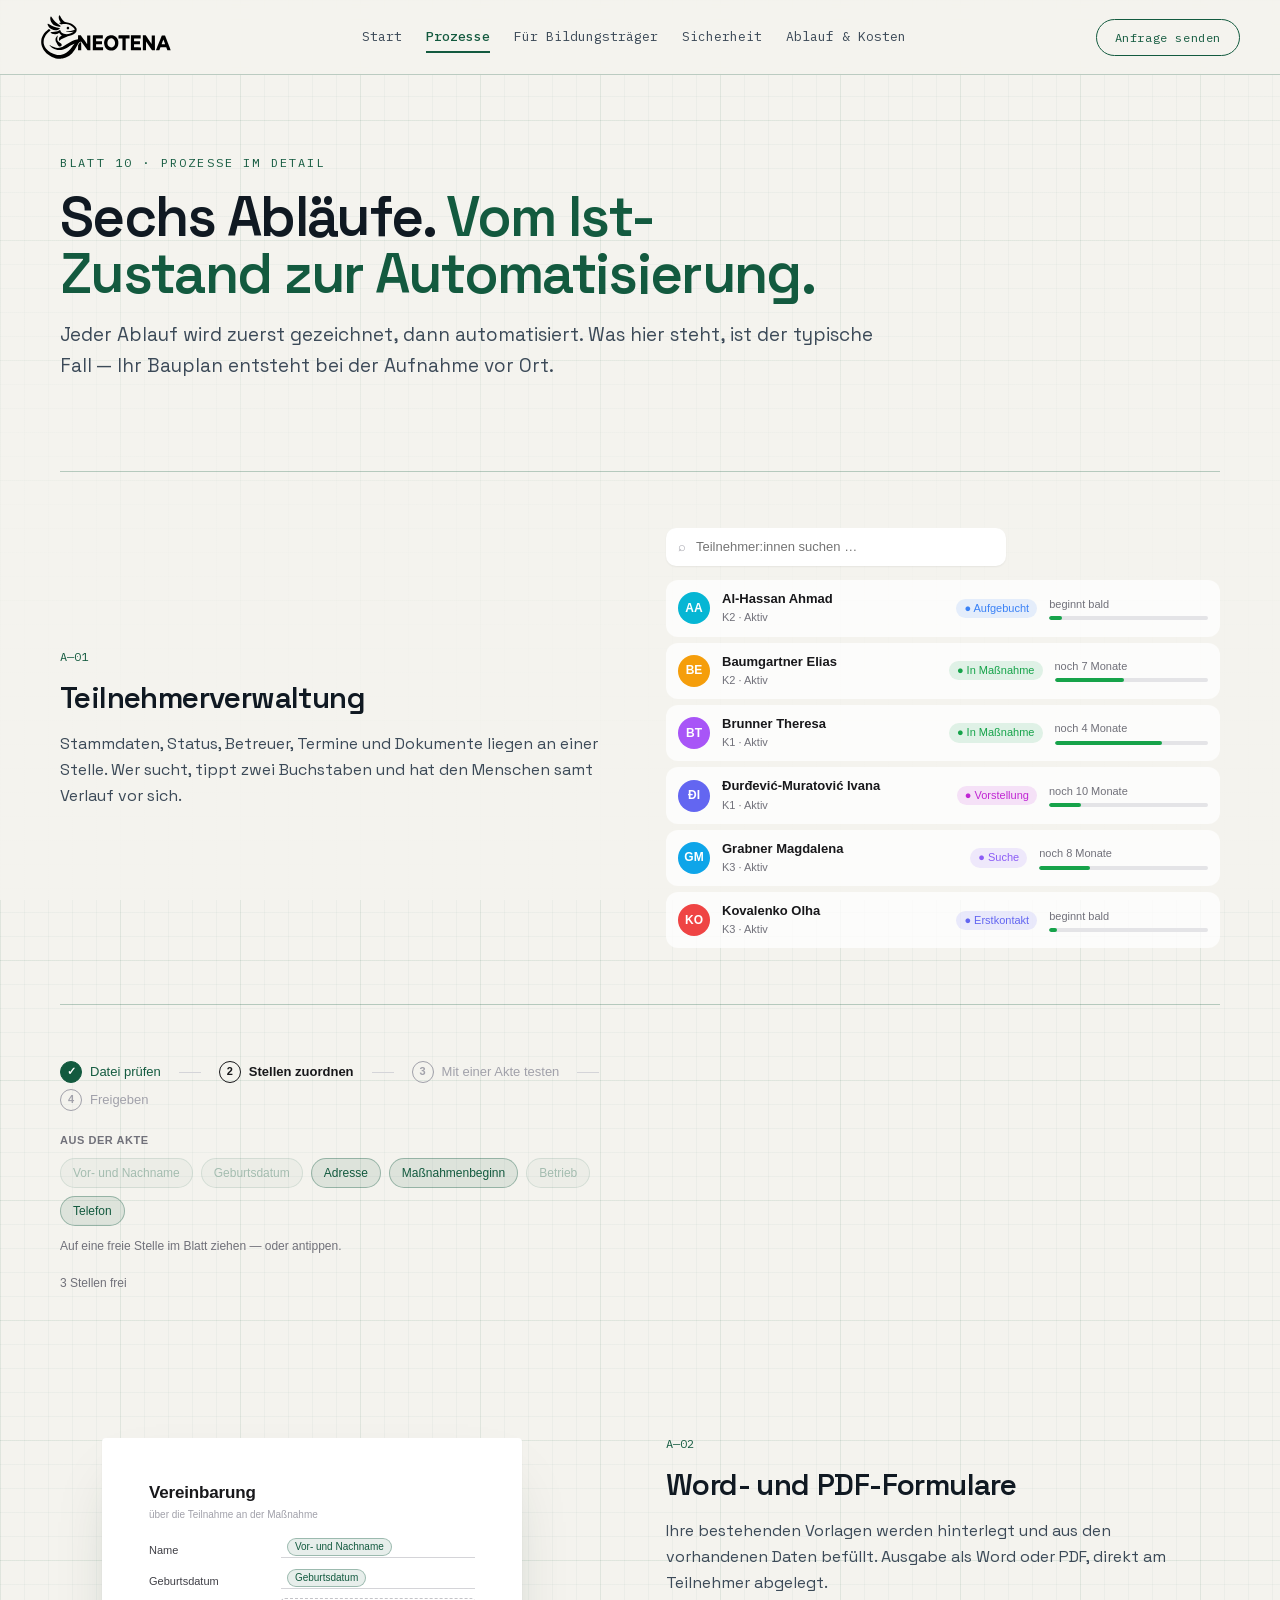
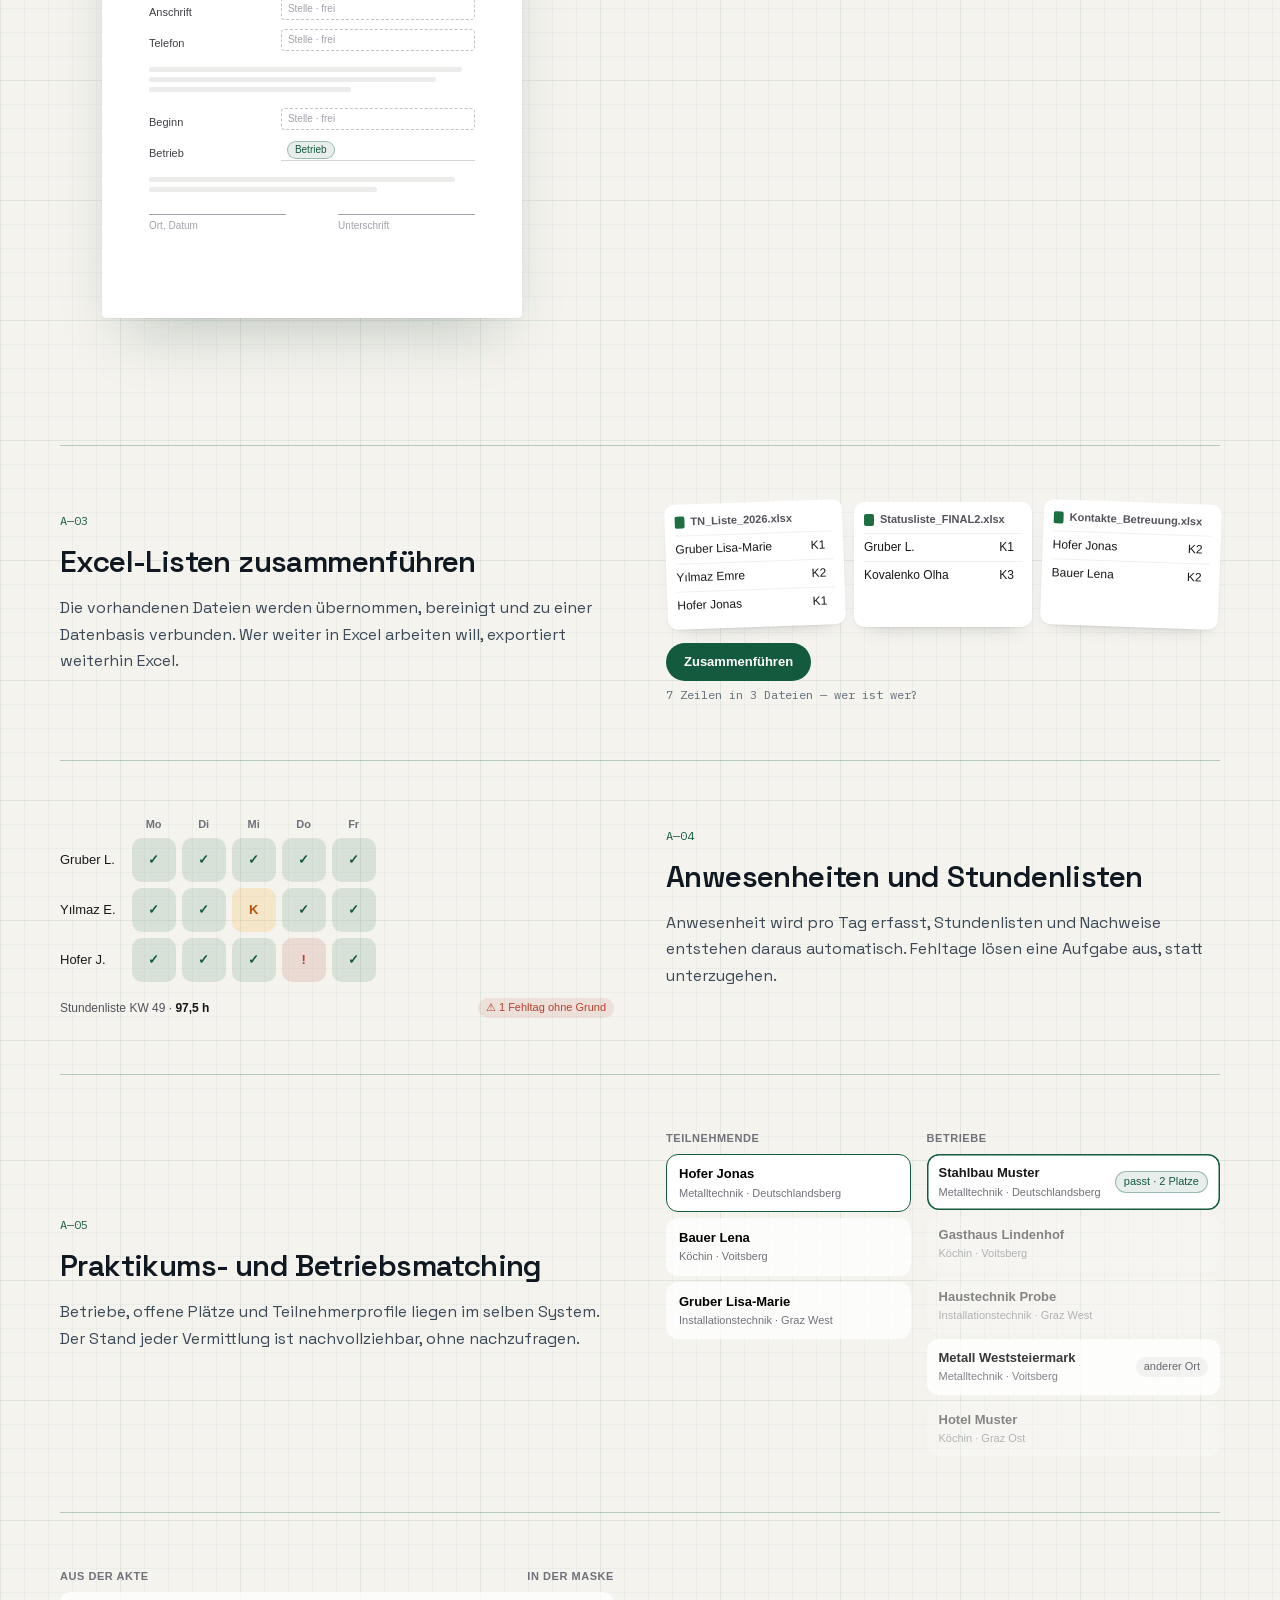
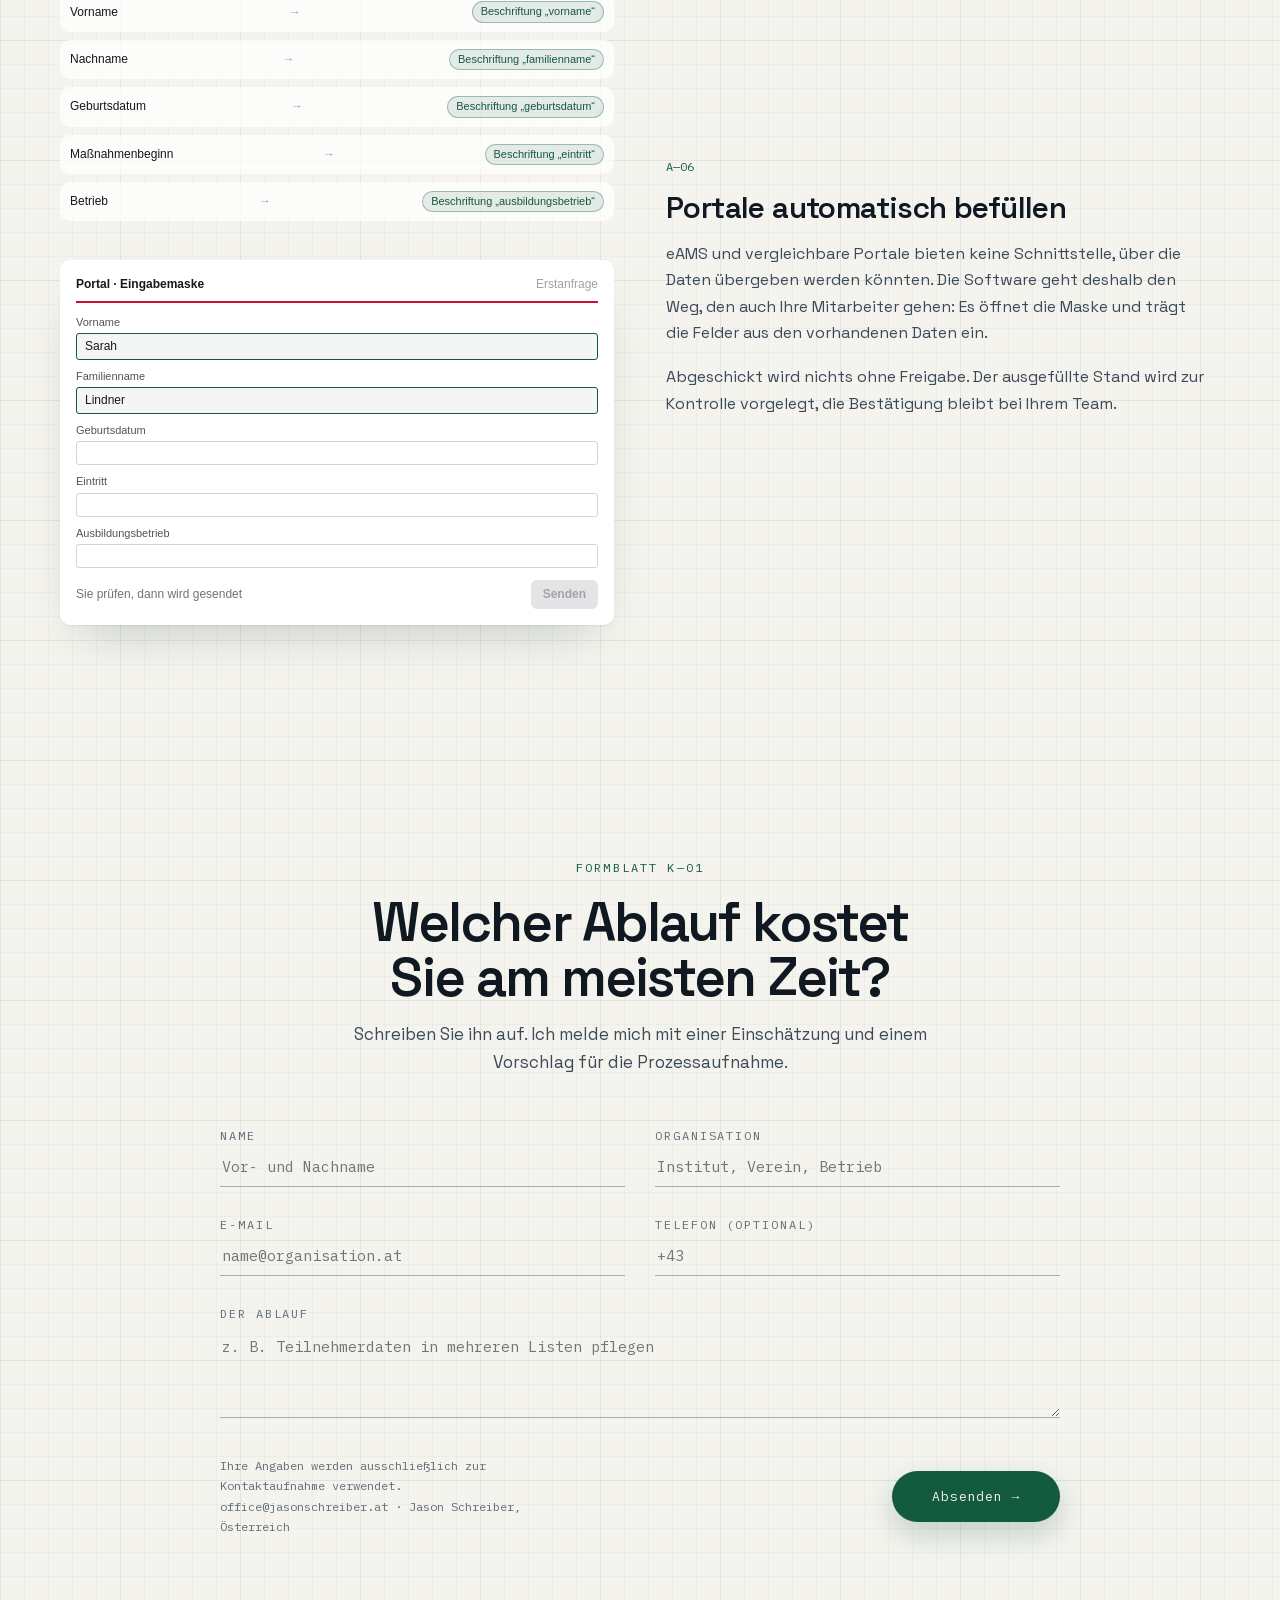
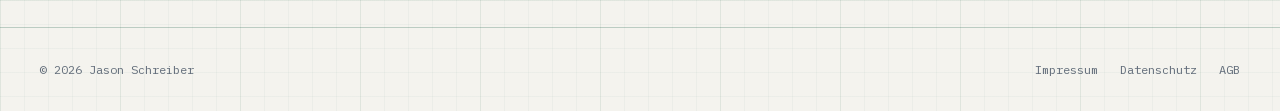
<file: prozesse/index.html>
<!DOCTYPE html>
<html lang="de-AT">
<head>
<meta charset="utf-8">
<meta name="viewport" content="width=device-width, initial-scale=1">
<meta name="theme-color" content="#F4F3EE">
<link rel="icon" type="image/png" sizes="32x32" href="/assets/favicon-32.png?v=01700a30">
<link rel="apple-touch-icon" href="/assets/apple-touch-icon.png?v=8b65be48">
<title>Sechs Abläufe automatisiert — Teilnehmer, Formulare, eAMS | Neotena</title>
<meta name="description" content="Teilnehmerverwaltung, Word- und PDF-Formulare, Excel-Listen zusammenführen, Anwesenheiten, Betriebsmatching und Portale wie eAMS automatisch befüllen." />
<meta name="author" content="Jason Schreiber" />
<meta name="robots" content="index, follow" />
<link rel="canonical" href="https://neotena.jasonschreiber.at/prozesse/" />
<meta property="og:url" content="https://neotena.jasonschreiber.at/prozesse/" />
<meta property="og:type" content="website" />
<meta property="og:locale" content="de_AT" />
<meta property="og:title" content="Sechs Abläufe automatisiert — Teilnehmer, Formulare, eAMS | Neotena" />
<meta property="og:description" content="Teilnehmerverwaltung, Word- und PDF-Formulare, Excel-Listen zusammenführen, Anwesenheiten, Betriebsmatching und Portale wie eAMS automatisch befüllen." />
<meta property="og:image" content="https://neotena.jasonschreiber.at/assets/og.jpg" />
<meta property="og:image:width" content="1200" />
<meta property="og:image:height" content="630" />
<meta property="og:site_name" content="Neotena" />
<meta name="twitter:card" content="summary_large_image" />
<script type="application/ld+json">{"@context":"https://schema.org","@type":"ProfessionalService","name":"Neotena","description":"Software für AMS-Bildungsträger: eine Akte pro Person, Formulare, Anwesenheiten und das Befüllen von Portalen wie eAMS — lokal und verschlüsselt. Bezahlt nur für Menschen in Ausbildung.","founder":{"@type":"Person","name":"Jason Schreiber","url":"https://jasonschreiber.at"},"email":"office@jasonschreiber.at","telephone":"+436766433346","address":{"@type":"PostalAddress","streetAddress":"Kalvarienberggasse 18/1/21","postalCode":"1170","addressLocality":"Wien","addressCountry":"AT"},"areaServed":"AT","knowsLanguage":"de-AT","url":"https://neotena.jasonschreiber.at/","logo":"https://neotena.jasonschreiber.at/assets/apple-touch-icon.png","image":"https://neotena.jasonschreiber.at/assets/og.jpg"}</script>
<link href="/assets/fonts/fonts.css?v=b1770259" rel="stylesheet" />
<link rel="preload" href="/assets/fonts/space-grotesk-latin.woff2" as="font" type="font/woff2" crossorigin="" />
<script src="/assets/flow.js?v=0f6fc328" defer></script>
<script src="/assets/interaktiv.js?v=c60eef68" defer></script>
<script src="/assets/nachbau.js?v=1e6e6358" defer></script>
<style>
  body { margin: 0; background: #F4F3EE; }
  a { color: #135A3F; text-decoration: none; }
  a:hover { color: #0B3D2A; }
  ::selection { background: #CDE9DA; }
  input, textarea, button, select { box-sizing: border-box; width: 100%; }
  [data-rv] { opacity: 0; transform: translateY(20px); }
  [data-rv].rv-in { opacity: 1; transform: none; transition: opacity .8s ease, transform .9s cubic-bezier(.22,.61,.36,1); }
  @media (prefers-reduced-motion: reduce) { [data-rv] { opacity: 1; transform: none; } [style*="animation"] { animation: none !important; } }
  @keyframes axDrift { 0%, 100% { transform: translateY(0); } 50% { transform: translateY(-7px); } }
  @keyframes axSweep { 0% { transform: translateY(-10%); opacity: 0; } 20% { opacity: .55; } 100% { transform: translateY(320%); opacity: 0; } }
  @keyframes axPulse { 0%, 100% { opacity: 1; } 50% { opacity: .45; } }
  @keyframes axDash { to { background-position-y: 12px; } }
  @keyframes axFill { 0% { width: 12%; } 100% { width: 92%; } }
  @keyframes axTravel { 0% { left: -2%; opacity: 0; } 12% { opacity: 1; } 88% { opacity: 1; } 100% { left: 100%; opacity: 0; } }
  @keyframes axHalo { 0% { transform: scale(.6); opacity: .55; } 100% { transform: scale(2.1); opacity: 0; } }
  @keyframes axRise { 0% { opacity: 0; transform: translateY(14px) scale(.985); } 100% { opacity: 1; transform: none; } }
  @keyframes axRipple { 0% { transform: scale(.85); opacity: .5; } 100% { transform: scale(1.55); opacity: 0; } }
  @keyframes axType { 0%, 8% { width: 6%; } 55%, 100% { width: 82%; } }
  @keyframes axCheck { 0%, 18% { opacity: 0; transform: scale(.5); } 34%, 100% { opacity: 1; transform: none; } }
  @keyframes axDot { 0% { left: 0%; opacity: 0; } 12% { opacity: 1; } 88% { opacity: 1; } 100% { left: 100%; opacity: 0; } }
  @keyframes axGlow { 0%, 100% { box-shadow: 0 0 0 0 rgba(127,209,166,.35); } 50% { box-shadow: 0 0 26px 4px rgba(127,209,166,.35); } }

  .hv1:hover { color: #135A3F !important; }
  .hv2:hover { color: #135A3F !important; }
  .hv3:hover { color: #135A3F !important; }
  .hv4:hover { color: #135A3F !important; }
  .hv5:hover { color: #135A3F !important; }
  .hv6:hover { background: #135A3F !important; color: #F4F3EE !important; }
  .hv7:hover { background: #0B3D2A !important; transform: translateY(-2px) !important; }
  .hv8:hover { background: #FFFFFF !important; transform: translateY(-2px) !important; }
  .hv9:hover { background: #135A3F !important; color: #F4F3EE !important; }
  .hv10:hover { background: #135A3F !important; color: #F4F3EE !important; }
  .hv11:hover { background: #0B3D2A !important; }
  .hv12:hover { background: #0B3D2A !important; transform: translateY(-2px) !important; }
  .hv13:hover { color: #135A3F !important; }
  .hv14:hover { color: #135A3F !important; }
  .hv15:hover { color: #135A3F !important; }
  .fc16:focus { outline: none !important; border-bottom-color: #135A3F !important; }
  .fc17:focus { outline: none !important; border-bottom-color: #135A3F !important; }
  .fc18:focus { outline: none !important; border-bottom-color: #135A3F !important; }
  .fc19:focus { outline: none !important; border-bottom-color: #135A3F !important; }
  .fc20:focus { outline: none !important; border-bottom-color: #135A3F !important; }
</style>
<style>
  *, *::before, *::after { box-sizing: border-box; }
  html { scroll-behavior: smooth; }
  @media (prefers-reduced-motion: reduce) { html { scroll-behavior: auto; } }
  img { max-width: 100%; display: block; }
  /* iOS zoomt bei Eingabefeldern unter 16 px hinein — auf dem Handy nie kleiner. */
  @media (max-width: 760px) { input, textarea, select { font-size: 16px !important; } }
  /* Lange deutsche Wörter (Datenschutzbeauftragter) trennen statt aus dem Fenster zu ragen. */
  h1, h2, h3 { overflow-wrap: break-word; text-wrap: balance; }
  /* Nur wirklich lange Wörter trennen (Datenschutzbeauftragter), nicht „ver-langt“. */
  @media (max-width: 600px) { h1, h2, h3 { hyphens: auto; -webkit-hyphens: auto; hyphenate-limit-chars: 16 7 7; } }
  /* Prozesse: auf dem Handy immer erst Text, dann Bild. */
  @media (max-width: 760px) { [data-nf="ablauf"] > div { order: 0 !important; } }
  :focus-visible { outline: 2px solid #135A3F; outline-offset: 3px; }
  .ax-page[hidden] { display: none; }
  .ax-nav { width: auto; background: none; border: none; font: inherit; cursor: pointer;
    padding: 6px 0; color: inherit; font-weight: 400;
    border-bottom: 2px solid transparent; transition: color .2s ease, border-color .2s ease; }
  .ax-nav.is-active { color: #135A3F; font-weight: 500; border-bottom-color: #135A3F; }
  .ax-slot { position: absolute; inset: 0; display: grid; place-items: center;
    background: repeating-linear-gradient(45deg, rgba(19,90,63,.05) 0 10px, transparent 10px 20px); }
  .ax-slot img { position: absolute; inset: 0; width: 100%; height: 100%; object-fit: cover; }
  .ax-slot-label { font-family: 'IBM Plex Mono', monospace; font-size: 12px;
    color: #616C79; text-align: center; padding: 0 16px; }
  .ax-note { margin: 0; font-family: 'IBM Plex Mono', monospace; font-size: 13px;
    line-height: 1.6; color: #135A3F; }
  .ax-note[hidden] { display: none; }
  /* „Was sie kann · was es bringt“: große Zeilen, jede führt zu ihrer Kachel im Bento. */
  .nb-kb { display: grid; border-top: 1px solid rgba(19,90,63,.28); }
  .nb-kb-kopf, .nb-kb-zeile { display: grid; grid-template-columns: 3.2em minmax(0, 1fr) minmax(0, 1.25fr) 11em; gap: 8px 28px; align-items: baseline; }
  .nb-kb-kopf { padding: 14px 0; font-family: 'IBM Plex Mono', monospace; font-size: 11px; letter-spacing: .14em; text-transform: uppercase; color: #616C79;
    border-bottom: 1px solid rgba(19,90,63,.28); }
  .nb-kb-zeile { position: relative; padding: clamp(18px, 2.4vw, 28px) 0; border-bottom: 1px solid rgba(19,90,63,.18);
    color: inherit; text-decoration: none; transition: background .3s, padding .3s; }
  .nb-kb-zeile:hover, .nb-kb-zeile:focus-visible { background: rgba(255,255,255,.55); padding-left: 14px; padding-right: 14px; }
  .nb-kb-nr { font-family: 'IBM Plex Mono', monospace; font-size: 12px; color: #135A3F; }
  .nb-kb-kann { font-size: clamp(20px, 2.3vw, 28px); line-height: 1.15; letter-spacing: -.02em; font-weight: 600; }
  .nb-kb-bringt { font-size: clamp(16px, 1.6vw, 19px); line-height: 1.45; color: #135A3F; }
  .nb-kb-bsp { justify-self: end; padding: 4px 10px; border-radius: 999px; background: rgba(19,90,63,.07); font-family: 'IBM Plex Mono', monospace;
    font-size: 12px; color: #616C79; white-space: nowrap; }
  .nb-kb-echt { background: #135A3F; color: #F4F3EE; }
  .nb-kb-zeile::after { content: "→"; position: absolute; right: 0; top: 50%; transform: translate(0, -50%); opacity: .5;
    font-family: 'IBM Plex Mono', monospace; color: #135A3F; transition: opacity .3s, transform .3s; }
  .nb-kb-zeile:hover::after { opacity: 1; transform: translate(-6px, -50%); }
  .nb-kb-bsp { margin-right: 26px; }
  .nb-kb-zeile:hover .nb-kb-bsp { opacity: 0; }
  @media (max-width: 820px) {
    .nb-kb-kopf { display: none; }
    .nb-kb-zeile { padding-right: 28px; }
    .nb-kb-zeile { grid-template-columns: 2.4em minmax(0, 1fr); }
    .nb-kb-bringt, .nb-kb-bsp { grid-column: 2; }
    .nb-kb-bsp { justify-self: start; }
  }
  .nb-kachel { scroll-margin-top: 96px; }
  /* Hero: zwei Türen als Kacheln. */
  .nb-tueren { display: grid; grid-template-columns: repeat(auto-fit, minmax(min(440px, 100%), 1fr)); gap: 20px; }
  .nb-tuer { display: flex; flex-direction: column; min-width: 0; overflow: hidden; padding: clamp(24px, 3vw, 36px);
    border-radius: 28px; border: 1px solid rgba(19,90,63,.2); background: rgba(255,255,255,.55);
    transition: transform .4s cubic-bezier(.2,.7,.2,1), box-shadow .4s, background .4s; }
  .nb-tuer:hover { transform: translateY(-3px); background: rgba(255,255,255,.75); box-shadow: 0 30px 60px -30px rgba(12,46,34,.25); }
  .nb-tuer-weg { font-family: 'IBM Plex Mono', monospace; font-size: 12px; letter-spacing: .16em; text-transform: uppercase; color: #135A3F; }
  .nb-tuer-titel { margin: 10px 0 0; font-size: clamp(26px, 2.8vw, 34px); line-height: 1.08; letter-spacing: -.025em; font-weight: 600; }
  .nb-tuer-bild { flex: 1; display: grid; align-items: center; min-height: 320px; margin: 8px 0; }
  .nb-tuer-fuss { display: flex; flex-wrap: wrap; align-items: center; justify-content: space-between; gap: 12px 20px;
    padding-top: 18px; border-top: 1px dashed rgba(19,90,63,.3); font-family: 'IBM Plex Mono', monospace; font-size: 12px; color: #616C79; }
  .nb-tuer-los { width: auto; padding: 11px 20px; border-radius: 999px; border: 1px solid #135A3F; background: #135A3F; color: #F4F3EE;
    font-family: 'IBM Plex Mono', monospace; font-size: 12px; letter-spacing: .04em; cursor: pointer; text-decoration: none; }
  .nb-tuer-los:hover { background: #0B3D2A; }
  /* Dunkelgrünes Band: bricht die Papierfläche auf; Kacheln stehen hell darauf. */
  .nb-band .nb-tuer { background: #F4F3EE; border-color: transparent; color: #121A22; }
  .nb-band .nb-tuer:hover { background: #FFFFFF; box-shadow: 0 30px 60px -20px rgba(0,0,0,.45); }
  /* Wer dahintersteht: freigestelltes Foto, randlos vor einem grünen Bogen. */
  .nb-portrait { position: relative; max-width: 420px; width: 100%; margin: 0 auto; aspect-ratio: 1132 / 1500; }
  .nb-portrait::before { content: ""; position: absolute; left: 0; right: 0; top: 26%; bottom: 0;
    border-radius: 999px 999px 32px 32px; background: #0C2E22; }
  .nb-portrait::after { content: ""; position: absolute; left: 0; right: 0; top: 26%; bottom: 0; border-radius: 999px 999px 32px 32px;
    background: radial-gradient(circle at 40% 30%, rgba(127,209,166,.32), transparent 62%); }
  @media (max-width: 760px) { .nb-portrait { order: 0 !important; } }
  .nb-portrait img { position: relative; z-index: 1; width: 92%; height: 100%; margin: 0 auto; object-fit: contain; object-position: bottom;
    -webkit-mask-image: linear-gradient(to bottom, #000 82%, transparent 100%); mask-image: linear-gradient(to bottom, #000 82%, transparent 100%); }
  /* Pilotangebot: dunkle Karte über die Breite. */
  .nb-pilot { display: grid; grid-template-columns: minmax(0, 1.3fr) minmax(0, 1fr); gap: 28px 56px; align-items: center;
    padding: clamp(28px, 4vw, 56px); border-radius: 28px; background: #0C2E22; color: #EAF2ED; }
  .nb-pilot-liste { list-style: none; margin: 0; padding: 0; display: grid; gap: 14px; }
  .nb-pilot-liste li { display: grid; grid-template-columns: 2.4em 1fr; gap: 2px 10px; padding: 14px 0; border-top: 1px solid rgba(127,209,166,.22);
    font-size: 14px; color: rgba(234,242,237,.7); }
  .nb-pilot-liste li span { grid-row: span 2; font-family: 'IBM Plex Mono', monospace; font-size: 12px; color: #7FD1A6; }
  .nb-pilot-liste b { font-size: 17px; font-weight: 600; color: #EAF2ED; }
  .nb-pilot-los { grid-column: 1 / -1; justify-self: start; padding: 14px 26px; border-radius: 999px; background: #7FD1A6; color: #0C2E22;
    font-family: 'IBM Plex Mono', monospace; font-size: 13px; letter-spacing: .04em; text-decoration: none; transition: background .3s; }
  .nb-pilot-los:hover { background: #A6E3C3; }
  @media (max-width: 860px) { .nb-pilot { grid-template-columns: 1fr; } }
  /* Sicherheit: drei Gruppen, je Schicht ein Satz und die Technik. */
  .nb-schutz { display: grid; grid-template-columns: repeat(auto-fit, minmax(min(320px, 100%), 1fr)); gap: 16px; }
  .nb-sg { display: grid; align-content: start; gap: 0; padding: clamp(20px, 2.6vw, 30px); border-radius: 24px; border: 1px solid rgba(19,90,63,.16); background: rgba(255,255,255,.5); }
  .nb-sg .nb-k-label { margin-bottom: 10px; }
  .nb-sz { display: grid; gap: 4px; padding: 16px 0; border-top: 1px solid rgba(19,90,63,.14); }
  .nb-sz b { font-size: 18px; font-weight: 600; letter-spacing: -.01em; }
  .nb-sz span { font-size: 15px; line-height: 1.55; color: #3C4A58; }
  .nb-sz code { font-family: 'IBM Plex Mono', monospace; font-size: 11px; color: #135A3F; }
  /* Kosten: welche Stages verrechnet werden. */
  .nb-zaehlt { display: grid; grid-template-columns: repeat(5, minmax(0, 1fr)); gap: 8px; }
  .nb-z-st { display: grid; gap: 6px; padding: 14px; border-radius: 14px; border: 1px dashed rgba(127,209,166,.3);
    font-size: 14px; font-weight: 600; color: rgba(234,242,237,.55); }
  .nb-z-st i { width: 10px; height: 10px; border-radius: 50%; opacity: .5; }
  .nb-z-st span { font-family: 'IBM Plex Mono', monospace; font-size: 11px; font-weight: 400; }
  .nb-z-ja { border: 0; background: #7FD1A6; color: #0C2E22; }
  .nb-z-ja i { opacity: 1; } .nb-z-ja span { font-weight: 600; }
  @media (max-width: 760px) { .nb-zaehlt { grid-template-columns: 1fr 1fr; } .nb-z-ja { grid-column: 1 / -1; } }
  /* Weg 1: das Paket als drei aufgefächerte Karten. */
  .nb-paket { position: relative; display: grid; gap: 12px; max-width: 400px; width: 100%; margin: 0 auto; }
  .nb-paket-karte { display: grid; grid-template-columns: auto 1fr; gap: 2px 14px; align-items: baseline; padding: 18px 20px;
    border-radius: 16px; background: #FFFFFF; box-shadow: 0 1px 2px rgba(0,0,0,.05), 0 16px 32px -20px rgba(12,46,34,.3);
    transition: transform .5s cubic-bezier(.2,.7,.2,1); }
  .nb-paket-karte:nth-child(1) { transform: rotate(-2deg) translateX(-8px); }
  .nb-paket-karte:nth-child(3) { transform: rotate(1.5deg) translateX(10px); }
  .nb-tuer:hover .nb-paket-karte { transform: none; }
  .nb-paket-nr { grid-row: span 2; font-family: 'IBM Plex Mono', monospace; font-size: 12px; color: #135A3F; }
  .nb-paket-karte b { font-size: 17px; font-weight: 600; }
  .nb-paket-karte span:last-child { font-size: 14px; line-height: 1.45; color: #3C4A58; }
  /* Bento: Kacheln in verschiedenen Größen, jede zum Anfassen. */
  .nb-bento { display: grid; grid-template-columns: repeat(12, minmax(0, 1fr)); gap: 16px; }
  .nb-kachel { display: flex; flex-direction: column; min-width: 0; padding: clamp(20px, 2.6vw, 32px);
    border-radius: 24px; border: 1px solid rgba(19,90,63,.16); background: rgba(255,255,255,.5); }
  /* Dunkelgrüne Kacheln: dasselbe Grün wie das Band, Inhalt bleibt hell. */
  .nb-kachel.nb-dunkel { background: #0C2E22; border-color: #0C2E22; color: #EAF2ED; }
  .nb-dunkel .nb-k-label { color: #7FD1A6; }
  .nb-dunkel .nb-k-tipp { background: #7FD1A6; color: #0C2E22; }
  .nb-dunkel .pt-linie { border-color: rgba(127,209,166,.45) !important; }
  .nb-dunkel .pt-akte { background: rgba(255,255,255,.96); color: #18181b; }
  .nb-dunkel .nb-suche { background: #FFFFFF; }
  .nb-dunkel .nb-tn { background: rgba(255,255,255,.94); color: #18181b; }
  .nb-dunkel .nb-nichts { color: rgba(234,242,237,.7); }
  .nb-k4 { grid-column: span 4; } .nb-k6 { grid-column: span 6; } .nb-k8 { grid-column: span 8; } .nb-k12 { grid-column: span 12; }
  .nb-hoch { grid-row: span 2; }
  .nb-k-label { font-family: 'IBM Plex Mono', monospace; font-size: 11px; letter-spacing: .14em; text-transform: uppercase; color: #135A3F;
    display: flex; flex-wrap: wrap; align-items: center; justify-content: space-between; gap: 8px; }
  .nb-k-tipp { padding: 4px 10px; border-radius: 999px; background: #135A3F; color: #F4F3EE; letter-spacing: .04em; text-transform: none; font-size: 11px; white-space: nowrap; }
  .nb-k-titel { margin: 6px 0 22px; font-size: clamp(19px, 1.8vw, 22px); line-height: 1.2; letter-spacing: -.015em; font-weight: 600; }
  @media (max-width: 960px) {
    .nb-bento { grid-template-columns: 1fr; }
    .nb-k4, .nb-k6, .nb-k8, .nb-k12 { grid-column: auto; } .nb-hoch { grid-row: auto; }
  }
  /* Schmaler Viewport: Logo und Anfrage-Button in die erste Zeile, Navigation darunter. */
  /* „Was erledigt wird“: Raster, Kachelgröße nach Inhalt. Kacheln erscheinen
     nacheinander beim Scrollen; Inhalt sitzt mittig in der Kachel. */
  .nb-bento { align-items: stretch; }
  .nb-bento > .nb-kachel > [data-nachbau] { margin-block: auto; }
  .nb-bento > .nb-kachel { opacity: 0; transform: translateY(28px); transition: opacity .7s ease, transform .7s cubic-bezier(.2,.7,.2,1); }
  .nb-bento > .nb-kachel.is-da { opacity: 1; transform: none; }
  @media (prefers-reduced-motion: reduce) { .nb-bento > .nb-kachel { opacity: 1; transform: none; } }
  .nb-k5 { grid-column: span 5; } .nb-k7 { grid-column: span 7; }
  /* Nummerierung und Fokus: nur eine Kachel ist hell und spielt sich vor. */
  #erledigt { counter-reset: station; }
  .nb-pin + .nb-pin { margin-top: 16px; }
  .nb-bento > .nb-kachel { counter-increment: station; }
  .nb-bento > .nb-kachel > .nb-k-label > span:first-child::before { content: counter(station, decimal-leading-zero);
    display: inline-block; margin-right: 12px; padding: 3px 9px; border-radius: 999px; border: 1px solid currentColor; letter-spacing: .04em; }
  .nb-bento > .nb-kachel.is-da { transition: opacity .5s ease, filter .5s ease, transform .7s cubic-bezier(.2,.7,.2,1); }
  #erledigt.hat-fokus .nb-bento > .nb-kachel.is-da:not(.is-fokus) { opacity: .38; filter: grayscale(.9); }
  .nb-bento > .nb-kachel:not(.is-fokus) .nb-lockt { animation: none; }
  .nb-bento > .nb-kachel:not(.is-fokus) * { animation-play-state: paused !important; }
  .nb-bento > .nb-kachel.is-fokus > .nb-k-label > span:first-child::before { background: #135A3F; color: #F4F3EE; border-color: #135A3F; }
  .nb-bento > .nb-kachel.nb-dunkel.is-fokus > .nb-k-label > span:first-child::before { background: #7FD1A6; color: #0C2E22; border-color: #7FD1A6; }
  @media (max-width: 960px) { .nb-k5, .nb-k7 { grid-column: auto; } }
  /* Kopfzeile: Inhalt so breit wie der breiteste Abschnitt (1400 px), Fläche bleibt randlos. */
  body > header, header[style*="sticky"] { padding-left: max(clamp(20px, 5vw, 40px), calc((100% - 1400px) / 2)) !important;
    padding-right: max(clamp(20px, 5vw, 40px), calc((100% - 1400px) / 2)) !important; }
  /* Handy: Burger-Menü statt Navigationszeile. */
  .ax-burger { display: none; }
  @media (max-width: 860px) {
    header > a[href="#kontakt"] { margin-left: auto; padding: 9px 14px !important; }
    .ax-burger { display: grid; place-items: center; width: 42px; height: 42px; padding: 0; border: 1px solid rgba(19,90,63,.35);
      border-radius: 999px; background: transparent; cursor: pointer; }
    .ax-burger span, .ax-burger span::before, .ax-burger span::after { display: block; width: 16px; height: 1.5px; background: #135A3F;
      position: relative; transition: transform .25s, background .2s; }
    .ax-burger span::before, .ax-burger span::after { content: ""; position: absolute; left: 0; }
    .ax-burger span::before { top: -5px; } .ax-burger span::after { top: 5px; }
    header.is-offen .ax-burger span { background: transparent; }
    header.is-offen .ax-burger span::before { transform: translateY(5px) rotate(45deg); }
    header.is-offen .ax-burger span::after { transform: translateY(-5px) rotate(-45deg); }
    header > nav { display: none !important; order: 3; flex-basis: 100%; flex-direction: column; align-items: stretch !important;
      gap: 0 !important; padding: 8px 0 6px; }
    header.is-offen > nav { display: flex !important; }
    header > nav > * { text-align: left; padding: 14px 2px !important; font-size: 17px !important; border-bottom: 1px solid rgba(19,90,63,.14) !important; }
    header > nav > *:last-child { border-bottom: 0 !important; }
    header > nav > .ax-nav.is-active { border-bottom-color: rgba(19,90,63,.14) !important; }
  }
</style>
</head>
<body>
<div style="font-family: 'Space Grotesk', system-ui, sans-serif; color: #101922; background: #F4F3EE; background-image: radial-gradient(130% 80% at 50% 4%, rgba(244,243,238,0) 30%, rgba(244,243,238,.75) 72%, rgba(244,243,238,.96) 100%), linear-gradient(rgba(19,90,63,.035) 1px, transparent 1px), linear-gradient(90deg, rgba(19,90,63,.035) 1px, transparent 1px), linear-gradient(rgba(19,90,63,.06) 1px, transparent 1px), linear-gradient(90deg, rgba(19,90,63,.06) 1px, transparent 1px); background-size: 100% 100%, 24px 24px, 24px 24px, 120px 120px, 120px 120px; background-attachment: fixed, scroll, scroll, scroll, scroll; min-height: 100vh;">

  <header style="position: sticky; top: 0; z-index: 50; display: flex; align-items: center; justify-content: space-between; gap: 24px; flex-wrap: wrap; padding: clamp(11px, 7vw, 14px) clamp(20px, 5vw, 40px); background: rgba(244,243,238,.9); backdrop-filter: blur(8px); border-bottom: 1px solid rgba(19,90,63,.25);">
    <button type="button" data-go="start" aria-label="Zur Startseite" style="width: auto; display: flex; align-items: center; background: none; border: none; padding: 0; cursor: pointer; font-family: inherit;">
      <img src="/assets/neotena.svg?v=9c6d75fc" alt="Neotena" width="1092" height="381" style="height: clamp(34px, 4vw, 46px); width: auto; display: block;" />
    </button>
    <nav style="display: flex; gap: clamp(12px, 2vw, 24px); flex-wrap: wrap; flex: 1 1 auto; justify-content: center; font-family: 'IBM Plex Mono', monospace; font-size: 13px; letter-spacing: .04em; color: #3C4A58;">
      <button type="button" data-go="start" data-nav="start" class="ax-nav hv1">Start</button>
      <button type="button" data-go="prozesse" data-nav="prozesse" class="ax-nav hv2">Prozesse</button>
      <button type="button" data-go="traeger" data-nav="traeger" class="ax-nav hv3">Für Bildungsträger</button>
      <button type="button" data-go="sicherheit" data-nav="sicherheit" class="ax-nav hv4">Sicherheit</button>
      <button type="button" data-go="preise" data-nav="preise" class="ax-nav hv5">Ablauf &amp; Kosten</button>
    </nav>
    <a href="#kontakt" style="width: auto; white-space: nowrap; font-family: 'IBM Plex Mono', monospace; font-size: 12px; letter-spacing: .05em; padding: 10px 18px; border-radius: 999px; border: 1px solid #135A3F; color: #135A3F;" class="hv6">Anfrage senden</a>
  </header>

  

  <div class="ax-page" data-page="prozesse">
  <div>
    <section style="padding: clamp(56px, 7vw, 80px) clamp(20px, 5vw, 40px) clamp(52px, 7vw, 60px);">
      <div style="max-width: 1160px; margin: 0 auto;">
        <div style="font-family: 'IBM Plex Mono', monospace; font-size: 12px; letter-spacing: .18em; text-transform: uppercase; color: #135A3F; margin-bottom: 18px;">Blatt 10 · Prozesse im Detail</div>
        <h1 style="font-size: clamp(34px, 4.4vw, 56px); line-height: 1.02; letter-spacing: -.03em; font-weight: 600; margin: 0 0 18px; max-width: 16em;">Sechs Abläufe. <span style="color: #135A3F;">Vom Ist-Zustand zur Automatisierung.</span></h1>
        <p style="font-size: clamp(17px, 1.8vw, 19px); line-height: 1.6; color: #3C4A58; max-width: 44em; margin: 0;">Jeder Ablauf wird zuerst gezeichnet, dann automatisiert. Was hier steht, ist der typische Fall — Ihr Bauplan entsteht bei der Aufnahme vor Ort.</p>
      </div>
    </section>

    <section style="padding: clamp(20px, 3vw, 30px) clamp(20px, 5vw, 40px) clamp(52px, 7vw, 90px);">
      <div style="max-width: 1160px; margin: 0 auto;">
        <div id="ablauf-01" data-nf="ablauf" style="display: grid; grid-template-columns: repeat(auto-fit, minmax(min(320px, 100%), 1fr)); gap: 52px; align-items: center; padding: 56px 0; border-top: 1px solid rgba(19,90,63,.28);">
          <div style="">
            <div style="font-family: 'IBM Plex Mono', monospace; font-size: 12px; color: #135A3F; margin-bottom: 14px;">A—01</div>
            <h2 style="font-size: clamp(24px, 2.6vw, 30px); font-weight: 600; margin: 0 0 14px; letter-spacing: -.02em;">Teilnehmerverwaltung</h2>
            <p style="font-size: clamp(15px, 1.5vw, 16px); line-height: 1.65; color: #3C4A58; margin: 0 0 18px; max-width: 34em;">Stammdaten, Status, Betreuer, Termine und Dokumente liegen an einer Stelle. Wer sucht, tippt zwei Buchstaben und hat den Menschen samt Verlauf vor sich.</p>
          </div>
          <div style="">
            <div data-nachbau="teilnehmer"></div>
          </div>
        </div>
        <div id="ablauf-02" data-nf="ablauf" style="display: grid; grid-template-columns: repeat(auto-fit, minmax(min(320px, 100%), 1fr)); gap: 52px; align-items: center; padding: 56px 0; border-top: 1px solid rgba(19,90,63,.28);">
          <div style="order: 2;">
            <div style="font-family: 'IBM Plex Mono', monospace; font-size: 12px; color: #135A3F; margin-bottom: 14px;">A—02</div>
            <h2 style="font-size: clamp(24px, 2.6vw, 30px); font-weight: 600; margin: 0 0 14px; letter-spacing: -.02em;">Word- und PDF-Formulare</h2>
            <p style="font-size: clamp(15px, 1.5vw, 16px); line-height: 1.65; color: #3C4A58; margin: 0 0 18px; max-width: 34em;">Ihre bestehenden Vorlagen werden hinterlegt und aus den vorhandenen Daten befüllt. Ausgabe als Word oder PDF, direkt am Teilnehmer abgelegt.</p>
          </div>
          <div style="order: 1;">
            <div data-nachbau="vorlage"></div>
          </div>
        </div>
        <div id="ablauf-03" data-nf="ablauf" style="display: grid; grid-template-columns: repeat(auto-fit, minmax(min(320px, 100%), 1fr)); gap: 52px; align-items: center; padding: 56px 0; border-top: 1px solid rgba(19,90,63,.28);">
          <div style="">
            <div style="font-family: 'IBM Plex Mono', monospace; font-size: 12px; color: #135A3F; margin-bottom: 14px;">A—03</div>
            <h2 style="font-size: clamp(24px, 2.6vw, 30px); font-weight: 600; margin: 0 0 14px; letter-spacing: -.02em;">Excel-Listen zusammenführen</h2>
            <p style="font-size: clamp(15px, 1.5vw, 16px); line-height: 1.65; color: #3C4A58; margin: 0 0 18px; max-width: 34em;">Die vorhandenen Dateien werden übernommen, bereinigt und zu einer Datenbasis verbunden. Wer weiter in Excel arbeiten will, exportiert weiterhin Excel.</p>
          </div>
          <div style="">
            <div data-nachbau="zusammen"></div>
          </div>
        </div>
        <div id="ablauf-04" data-nf="ablauf" style="display: grid; grid-template-columns: repeat(auto-fit, minmax(min(320px, 100%), 1fr)); gap: 52px; align-items: center; padding: 56px 0; border-top: 1px solid rgba(19,90,63,.28);">
          <div style="order: 2;">
            <div style="font-family: 'IBM Plex Mono', monospace; font-size: 12px; color: #135A3F; margin-bottom: 14px;">A—04</div>
            <h2 style="font-size: clamp(24px, 2.6vw, 30px); font-weight: 600; margin: 0 0 14px; letter-spacing: -.02em;">Anwesenheiten und Stundenlisten</h2>
            <p style="font-size: clamp(15px, 1.5vw, 16px); line-height: 1.65; color: #3C4A58; margin: 0 0 18px; max-width: 34em;">Anwesenheit wird pro Tag erfasst, Stundenlisten und Nachweise entstehen daraus automatisch. Fehltage lösen eine Aufgabe aus, statt unterzugehen.</p>
          </div>
          <div style="order: 1;">
            <div data-nachbau="anwesenheit"></div>
          </div>
        </div>
        <div id="ablauf-05" data-nf="ablauf" style="display: grid; grid-template-columns: repeat(auto-fit, minmax(min(320px, 100%), 1fr)); gap: 52px; align-items: center; padding: 56px 0; border-top: 1px solid rgba(19,90,63,.28);">
          <div style="">
            <div style="font-family: 'IBM Plex Mono', monospace; font-size: 12px; color: #135A3F; margin-bottom: 14px;">A—05</div>
            <h2 style="font-size: clamp(24px, 2.6vw, 30px); font-weight: 600; margin: 0 0 14px; letter-spacing: -.02em;">Praktikums- und Betriebsmatching</h2>
            <p style="font-size: clamp(15px, 1.5vw, 16px); line-height: 1.65; color: #3C4A58; margin: 0 0 18px; max-width: 34em;">Betriebe, offene Plätze und Teilnehmerprofile liegen im selben System. Der Stand jeder Vermittlung ist nachvollziehbar, ohne nachzufragen.</p>
          </div>
          <div style="">
            <div data-nachbau="matching"></div>
          </div>
        </div>
        <div id="ablauf-06" data-nf="ablauf" style="display: grid; grid-template-columns: repeat(auto-fit, minmax(min(320px, 100%), 1fr)); gap: 52px; align-items: center; padding: 56px 0; border-top: 1px solid rgba(19,90,63,.28);">
          <div style="order: 2;">
            <div style="font-family: 'IBM Plex Mono', monospace; font-size: 12px; color: #135A3F; margin-bottom: 14px;">A—06</div>
            <h2 style="font-size: clamp(24px, 2.6vw, 30px); font-weight: 600; margin: 0 0 14px; letter-spacing: -.02em;">Portale automatisch befüllen</h2>
            <p style="font-size: clamp(15px, 1.5vw, 16px); line-height: 1.65; color: #3C4A58; margin: 0 0 18px; max-width: 34em;">eAMS und vergleichbare Portale bieten keine Schnittstelle, über die Daten übergeben werden könnten. Die Software geht deshalb den Weg, den auch Ihre Mitarbeiter gehen: Es öffnet die Maske und trägt die Felder aus den vorhandenen Daten ein.</p>
            <p style="font-size: clamp(15px, 1.5vw, 16px); line-height: 1.65; color: #3C4A58; margin: 0 0 18px; max-width: 34em;">Abgeschickt wird nichts ohne Freigabe. Der ausgefüllte Stand wird zur Kontrolle vorgelegt, die Bestätigung bleibt bei Ihrem Team.</p>
          </div>
          <div style="order: 1;">
            <div data-nachbau="amsfelder"></div>
          </div>
        </div>
      </div>
    </section>
  </div>
  </div>

  

  

  

  

  

  

  <div id="ax-kontakt-wrap">
  <section id="kontakt" style="padding: clamp(56px, 7vw, 100px) clamp(20px, 5vw, 40px) clamp(52px, 7vw, 110px);">
    <div style="max-width: 840px; margin: 0 auto;">
      <div style="text-align: center; margin-bottom: 52px;">
        <div style="font-family: 'IBM Plex Mono', monospace; font-size: 12px; letter-spacing: .18em; text-transform: uppercase; color: #135A3F; margin-bottom: 20px;">Formblatt K—01</div>
        <h2 style="font-size: clamp(34px, 4.4vw, 54px); line-height: 1.02; letter-spacing: -.035em; font-weight: 600; margin: 0 0 16px;">Welcher Ablauf kostet Sie am meisten Zeit?</h2>
        <p style="font-size: clamp(16px, 1.6vw, 17px); line-height: 1.6; color: #3C4A58; margin: 0 auto; max-width: 34em;">Schreiben Sie ihn auf. Ich melde mich mit einer Einschätzung und einem Vorschlag für die Prozessaufnahme.</p>
      </div>

      <form id="ax-form" novalidate style="display: grid; gap: 30px;">
        <div style="display: grid; grid-template-columns: repeat(auto-fit, minmax(min(220px, 100%), 1fr)); gap: 30px;">
          <label style="display: grid; gap: 2px;"><span style="font-family: 'IBM Plex Mono', monospace; font-size: 12px; letter-spacing: .16em; text-transform: uppercase; color: #616C79; margin-bottom: 2px;">Name</span><input placeholder="Vor- und Nachname" name="name" required style="font-family: 'IBM Plex Mono', monospace; font-size: 15px; padding: 10px 2px; border: none; border-bottom: 1px solid rgba(19,90,63,.4); background: transparent; color: #101922;" class="fc16"/></label>
          <label style="display: grid; gap: 2px;"><span style="font-family: 'IBM Plex Mono', monospace; font-size: 12px; letter-spacing: .16em; text-transform: uppercase; color: #616C79; margin-bottom: 2px;">Organisation</span><input placeholder="Institut, Verein, Betrieb" name="organisation" style="font-family: 'IBM Plex Mono', monospace; font-size: 15px; padding: 10px 2px; border: none; border-bottom: 1px solid rgba(19,90,63,.4); background: transparent; color: #101922;" class="fc17"/></label>
        </div>
        <div style="display: grid; grid-template-columns: repeat(auto-fit, minmax(min(220px, 100%), 1fr)); gap: 30px;">
          <label style="display: grid; gap: 2px;"><span style="font-family: 'IBM Plex Mono', monospace; font-size: 12px; letter-spacing: .16em; text-transform: uppercase; color: #616C79; margin-bottom: 2px;">E-Mail</span><input placeholder="name@organisation.at" name="email" type="email" required style="font-family: 'IBM Plex Mono', monospace; font-size: 15px; padding: 10px 2px; border: none; border-bottom: 1px solid rgba(19,90,63,.4); background: transparent; color: #101922;" class="fc18"/></label>
          <label style="display: grid; gap: 2px;"><span style="font-family: 'IBM Plex Mono', monospace; font-size: 12px; letter-spacing: .16em; text-transform: uppercase; color: #616C79; margin-bottom: 2px;">Telefon (optional)</span><input placeholder="+43" name="telefon" type="tel" style="font-family: 'IBM Plex Mono', monospace; font-size: 15px; padding: 10px 2px; border: none; border-bottom: 1px solid rgba(19,90,63,.4); background: transparent; color: #101922;" class="fc19"/></label>
        </div>
        <label style="display: grid; gap: 2px;"><span style="font-family: 'IBM Plex Mono', monospace; font-size: 12px; letter-spacing: .16em; text-transform: uppercase; color: #616C79; margin-bottom: 2px;">Der Ablauf</span><textarea rows="3" name="ablauf" required placeholder="z. B. Teilnehmerdaten in mehreren Listen pflegen" style="font-family: 'IBM Plex Mono', monospace; font-size: 15px; padding: 10px 2px; border: none; border-bottom: 1px solid rgba(19,90,63,.4); background: transparent; color: #101922; resize: vertical; line-height: 1.6;" class="fc20"></textarea></label>
        <div style="display: flex; flex-wrap: wrap; align-items: center; justify-content: space-between; gap: 20px; margin-top: 8px;">
          <span style="font-family: 'IBM Plex Mono', monospace; font-size: 12px; color: #616C79; line-height: 1.7; max-width: 30em;">Ihre Angaben werden ausschließlich zur Kontaktaufnahme verwendet.<br />office@jasonschreiber.at · Jason Schreiber, Österreich</span>
          <button type="submit" style="width: auto; font-family: 'IBM Plex Mono', monospace; font-size: 13px; letter-spacing: .06em; padding: clamp(13px, 7vw, 17px) clamp(20px, 5vw, 40px); border-radius: 999px; background: #135A3F; color: #F4F3EE; border: none; cursor: pointer; box-shadow: 0 12px 28px rgba(19,90,63,.22); transition: background-color .3s ease, transform .3s ease;" class="hv12">Absenden →</button>
        </div>
      </form>
    </div>
  </section>
  </div>

  <footer style="border-top: 1px solid rgba(19,90,63,.25); padding: clamp(20px, 7vw, 26px) clamp(20px, 5vw, 40px); display: flex; justify-content: space-between; align-items: center; flex-wrap: wrap; gap: 16px; font-family: 'IBM Plex Mono', monospace; font-size: 12px; color: #616C79;">
    <span>© 2026 Jason Schreiber</span>
    <span style="display: flex; gap: 22px;">
      <button type="button" data-go="impressum" style="width: auto; background: none; border: none; padding: 8px 0; cursor: pointer; font: inherit; color: #616C79;" class="hv13">Impressum</button>
      <button type="button" data-go="datenschutz" style="width: auto; background: none; border: none; padding: 8px 0; cursor: pointer; font: inherit; color: #616C79;" class="hv14">Datenschutz</button>
      <button type="button" data-go="agb" style="width: auto; background: none; border: none; padding: 8px 0; cursor: pointer; font: inherit; color: #616C79;" class="hv15">AGB</button>
    </span>
  </footer>
</div>
<script>
(function () {
  var AX_SEITE = "prozesse";
  var PFAD = { start: '/', prozesse: '/prozesse/', traeger: '/bildungstraeger/', sicherheit: '/sicherheit/',
    preise: '/ablauf-und-kosten/', impressum: '/impressum/', datenschutz: '/datenschutz/', agb: '/agb/' };
  // Alte Links (#/prozesse) auf die echte Adresse umleiten.
  var alt = (location.hash || '').match(/^#\/(\w+)/);
  if (alt && PFAD[alt[1]] && AX_SEITE !== alt[1]) { location.replace(PFAD[alt[1]]); return; }
  var page = AX_SEITE || 'start';
  document.querySelectorAll('.ax-page').forEach(function (el) { el.hidden = el.dataset.page !== page; });
  document.querySelectorAll('.ax-nav').forEach(function (el) { el.classList.toggle('is-active', el.dataset.nav === page); });
  document.documentElement.dataset.page = page;
  // Kacheln erscheinen nacheinander, sobald sie ins Bild kommen.
  var kacheln = document.querySelectorAll('.nb-bento > .nb-kachel');
  if (kacheln.length && 'IntersectionObserver' in window) {
    var da = new IntersectionObserver(function (e) {
      e.forEach(function (x) { if (x.isIntersecting) { x.target.classList.add('is-da'); da.unobserve(x.target); } });
    }, { rootMargin: '0px 0px -12% 0px', threshold: 0.15 });
    kacheln.forEach(function (k, i) { k.style.transitionDelay = (i % 2) * 120 + 'ms'; da.observe(k); });
  } else { kacheln.forEach(function (k) { k.classList.add('is-da'); }); }
  // Fokus. Desktop: jede Reihe bleibt stehen (sticky), bis ihre Kacheln
  // nacheinander dran waren — man scrollt nicht über eine Vorführung hinweg.
  // Passt eine Reihe nicht ins Fenster, oder auf dem Handy: Startpunkte je Kachel.
  var bereich = document.getElementById('erledigt');
  var pins = Array.prototype.slice.call(document.querySelectorAll('.nb-pin'));
  if (bereich && kacheln.length) {
    var liste = Array.prototype.slice.call(kacheln), manuell = null, manuellY = 0;
    var SCHRITT = 0.55; // Fensterhöhen Scrollweg je Kachel
    var setze = function (k) {
      if (!k || k.classList.contains('is-fokus')) return;
      liste.forEach(function (x) { x.classList.toggle('is-fokus', x === k); });
      bereich.classList.add('hat-fokus');
      document.dispatchEvent(new Event('nb-fokus'));
    };
    var heften = function () {
      var an = innerWidth > 960 && !matchMedia('(prefers-reduced-motion: reduce)').matches;
      pins.forEach(function (p) {
        var b = p.firstElementChild, n = +p.dataset.schritte || 1;
        b.style.position = ''; b.style.top = ''; p.style.height = ''; p.dataset.an = '';
        var h = b.offsetHeight, platz = innerHeight - 90;
        if (an && h <= platz) {
          p.style.height = (h + (n - 1) * innerHeight * SCHRITT) + 'px';
          b.style.position = 'sticky';
          b.style.top = Math.max(82, (innerHeight - h) / 2 + 30) + 'px';
          p.dataset.an = '1';
        }
      });
    };
    var rechne = function () {
      if (manuell && Math.abs(scrollY - manuellY) < 160) return;
      manuell = null;
      var linie = scrollY + innerHeight * 0.45, punkte = [];
      pins.forEach(function (p) {
        var kids = Array.prototype.slice.call(p.querySelectorAll('.nb-kachel'));
        var oben = p.getBoundingClientRect().top + scrollY;
        if (p.dataset.an) {
          var top = parseFloat(p.firstElementChild.style.top) || 0;
          kids.forEach(function (k, j) { punkte.push([oben - top + innerHeight * 0.45 - innerHeight * 0.1 + j * innerHeight * SCHRITT, k]); });
        } else {
          var gruppen = {};
          // Ohne Transform rechnen: die Einblend-Animation verschiebt die Kacheln kurz.
          var seitenTop = function (el) { var y = 0; while (el) { y += el.offsetTop; el = el.offsetParent; } return y; };
          kids.forEach(function (k) { var key = Math.round(seitenTop(k)); (gruppen[key] = gruppen[key] || []).push([k, k.offsetHeight]); });
          Object.keys(gruppen).forEach(function (key) {
            var g = gruppen[key], hh = Math.min.apply(null, g.map(function (x) { return x[1]; }));
            g.forEach(function (x, j) { punkte.push([+key - innerHeight * 0.1 + j * hh / g.length, x[0]]); });
          });
        }
      });
      punkte.sort(function (a, b) { return a[0] - b[0]; });
      // Jede Kachel bekommt mindestens eine halbe Fensterhöhe Scrollweg.
      for (var i = 1; i < punkte.length; i++) punkte[i][0] = Math.max(punkte[i][0], punkte[i - 1][0] + innerHeight * 0.45);
      var wahl = punkte[0][1];
      punkte.forEach(function (p) { if (p[0] <= linie) wahl = p[1]; });
      setze(wahl);
    };
    var warte = false;
    addEventListener('scroll', function () { if (!warte) { warte = true; requestAnimationFrame(function () { warte = false; rechne(); }); } }, { passive: true });
    addEventListener('resize', function () { heften(); rechne(); });
    liste.forEach(function (k) {
      var hol = function () { manuell = k; manuellY = scrollY; setze(k); };
      k.addEventListener('pointerenter', function (e) { if (e.pointerType === 'mouse') hol(); });
      k.addEventListener('pointerdown', hol, true);
    });
    heften();
    // Vorführungen setzen ihre Höhe erst nach dem ersten Zeichnen.
    setTimeout(function () { heften(); rechne(); }, 400);
    rechne();
  }
  // Burger-Menü fürs Handy: Knopf hinter „Anfrage senden“ einhängen.
  var kopf = document.querySelector('header'), menue = kopf && kopf.querySelector('nav');
  if (kopf && menue) {
    menue.id = 'ax-menue';
    var burger = document.createElement('button');
    burger.type = 'button'; burger.className = 'ax-burger';
    burger.setAttribute('aria-label', 'Menü öffnen'); burger.setAttribute('aria-expanded', 'false'); burger.setAttribute('aria-controls', 'ax-menue');
    burger.innerHTML = '<span></span>';
    kopf.appendChild(burger);
    var zu = function () { kopf.classList.remove('is-offen'); burger.setAttribute('aria-expanded', 'false'); burger.setAttribute('aria-label', 'Menü öffnen'); };
    burger.addEventListener('click', function () {
      var offen = kopf.classList.toggle('is-offen');
      burger.setAttribute('aria-expanded', String(offen)); burger.setAttribute('aria-label', offen ? 'Menü schließen' : 'Menü öffnen');
    });
    menue.addEventListener('click', zu);
    document.addEventListener('keydown', function (e) { if (e.key === 'Escape') zu(); });
  }
  document.addEventListener('click', function (e) {
    var btn = e.target.closest('[data-go], [data-nav]');
    if (!btn) return;
    var ziel = btn.dataset.go || btn.dataset.nav;
    if (!PFAD[ziel]) return;
    e.preventDefault();
    if (ziel === page) { window.scrollTo(0, 0); return; }
    location.href = PFAD[ziel];
  });
  // Ohne Kontaktformular (Rechtsseiten) fuehrt „Anfrage senden“ zur Startseite.
  document.addEventListener('click', function (e) {
    var link = e.target.closest('a[href="#kontakt"]');
    if (!link || document.getElementById('kontakt')) return;
    e.preventDefault();
    location.href = '/#kontakt';
  });
  // ---- Ueberschlagsrechner
  var state = { mitarbeiter: 8, stunden: 6, satz: 30 };
  var fmt = function (n) { return String(n).replace(/\B(?=(\d{3})+(?!\d))/g, '.'); };

  function compute() {
    var jahr = state.mitarbeiter * state.stunden * 46;
    var frei = Math.round(jahr * 0.6);
    return {
      mitarbeiter: state.mitarbeiter,
      stunden: state.stunden,
      satz: state.satz,
      stundenJahr: fmt(jahr),
      gespart: fmt(frei),
      kostenJahr: fmt(Math.round(jahr * state.satz / 1000) * 1000),
      kostenGespart: fmt(Math.round(frei * state.satz / 1000) * 1000)
    };
  }

  function paint() {
    var vals = compute();
    document.querySelectorAll('[data-bind]').forEach(function (el) {
      el.textContent = vals[el.dataset.bind];
    });
  }

  document.querySelectorAll('[data-model]').forEach(function (input) {
    input.value = state[input.dataset.model];
    input.addEventListener('input', function () {
      state[input.dataset.model] = +input.value;
      paint();
    });
  });
  paint();

  // ---- Kontaktformular: ohne Backend per E-Mail-Entwurf
  var form = document.getElementById('ax-form');
  if (form) {
    var note = document.createElement('p');
    note.className = 'ax-note';
    note.hidden = true;
    form.appendChild(note);
    form.addEventListener('submit', function (e) {
      e.preventDefault();
      if (!form.reportValidity()) return;
      var d = new FormData(form);
      var lines = [
        'Name: ' + (d.get('name') || ''),
        'Organisation: ' + (d.get('organisation') || '—'),
        'E-Mail: ' + (d.get('email') || ''),
        'Telefon: ' + (d.get('telefon') || '—'),
        '',
        'Der Ablauf:',
        (d.get('ablauf') || '')
      ];
      location.href = 'mailto:office@jasonschreiber.at'
        + '?subject=' + encodeURIComponent('Anfrage Prozessautomatisierung')
        + '&body=' + encodeURIComponent(lines.join('\n'));
      note.textContent = 'Ihr E-Mail-Programm öffnet sich mit der fertigen Anfrage. '
        + 'Falls nicht: office@jasonschreiber.at';
      note.hidden = false;
    });
  }

  // ---- Scroll-Reveal (aus der Design-Quelle uebernommen)
  var obs = null;
  function reveal() {
    document.querySelectorAll('section').forEach(function (sec) {
      sec.querySelectorAll(':scope > div > *, :scope > div > div > *').forEach(function (el, i) {
        if (el.dataset.rv) return;
        el.dataset.rv = '1';
        el.style.transitionDelay = Math.min(i * 70, 420) + 'ms';
      });
    });
    if (!obs) {
      obs = new IntersectionObserver(function (entries) {
        entries.forEach(function (en) {
          if (en.isIntersecting) { en.target.classList.add('rv-in'); obs.unobserve(en.target); }
        });
      }, { rootMargin: '0px 0px -8% 0px', threshold: 0.05 });
    }
    document.querySelectorAll('[data-rv]:not(.rv-in)').forEach(function (el) { obs.observe(el); });
    clearTimeout(reveal._t);
    reveal._t = setTimeout(function () {
      document.querySelectorAll('[data-rv]:not(.rv-in)').forEach(function (el) {
        el.classList.add('rv-in');
      });
    }, 2500);
  }

  reveal();
  if (location.hash === '#kontakt') {
    var k = document.getElementById('kontakt');
    if (k) k.scrollIntoView();
  }
})();
</script>
</body>
</html>
</file>
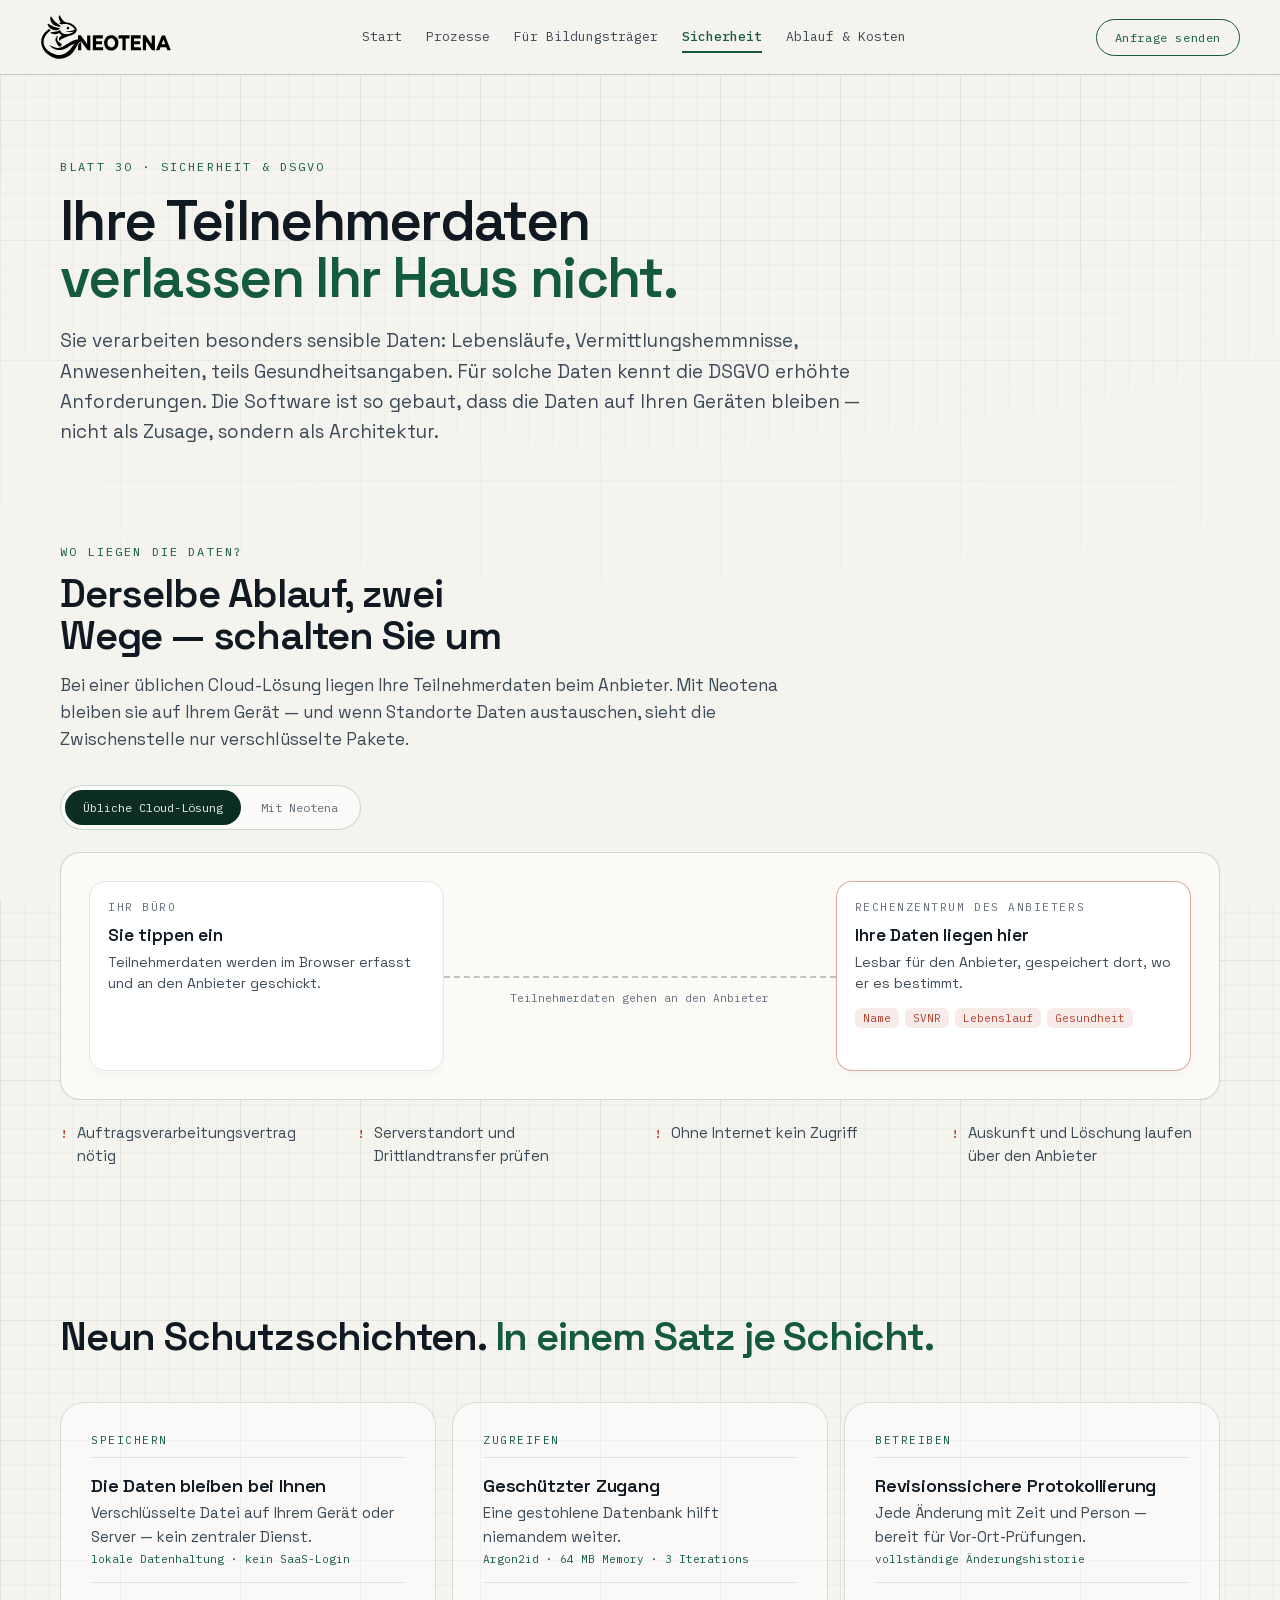
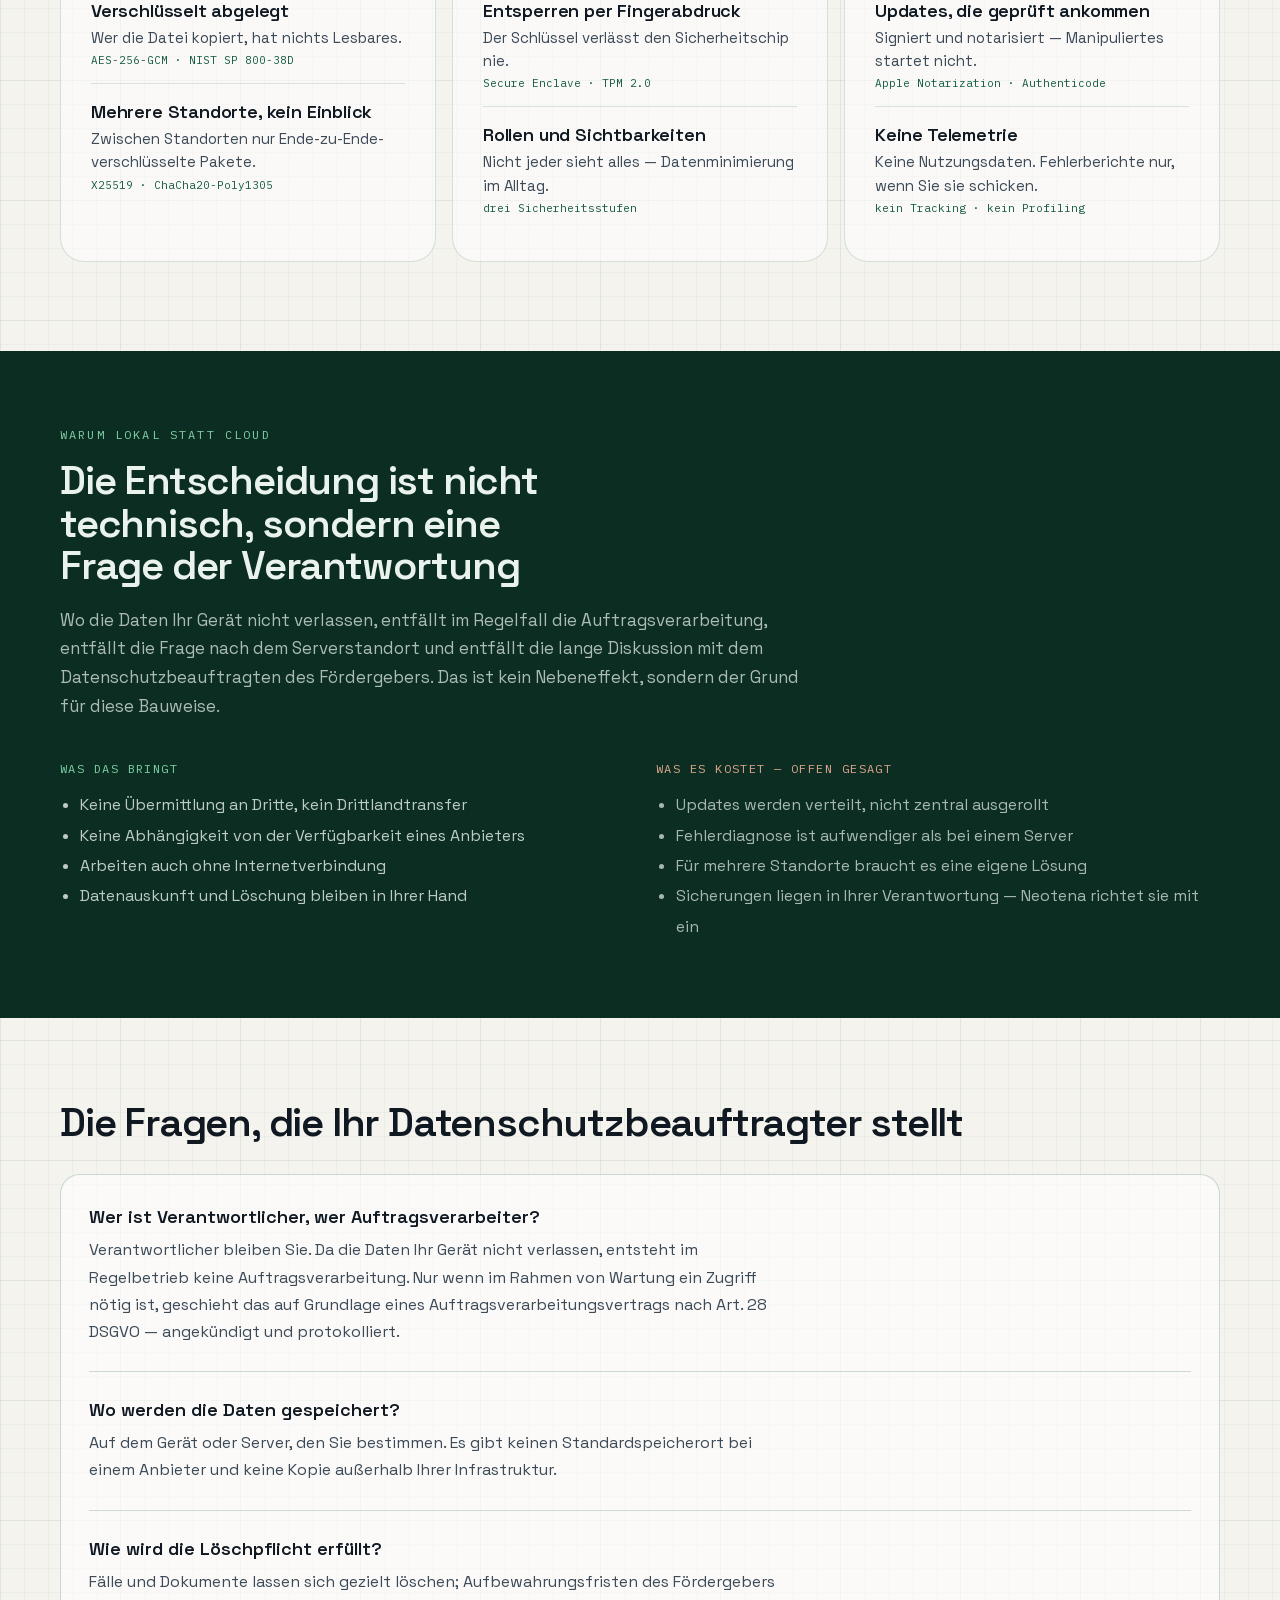
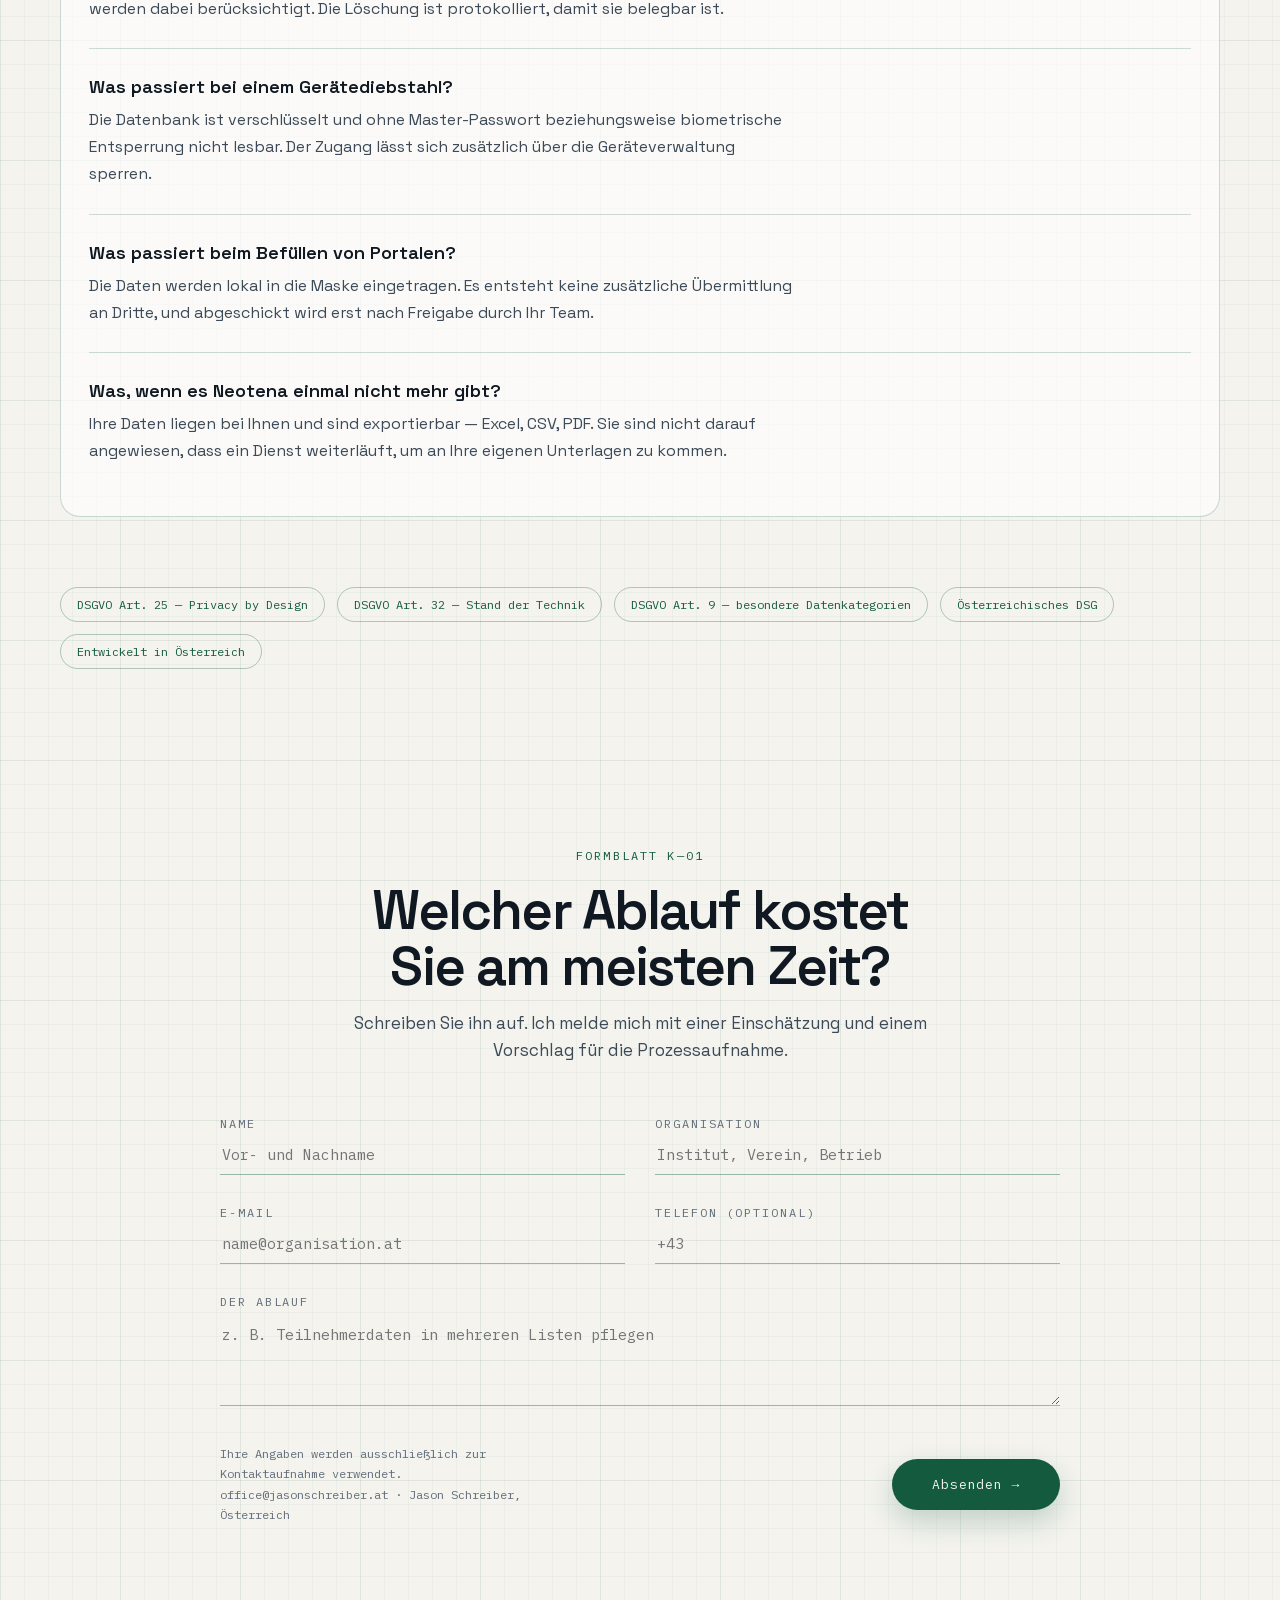
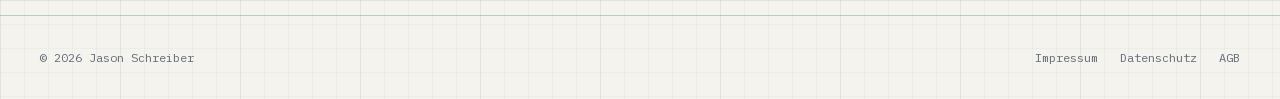
<file: sicherheit/index.html>
<!DOCTYPE html>
<html lang="de-AT">
<head>
<meta charset="utf-8">
<meta name="viewport" content="width=device-width, initial-scale=1">
<meta name="theme-color" content="#F4F3EE">
<link rel="icon" type="image/png" sizes="32x32" href="/assets/favicon-32.png?v=01700a30">
<link rel="apple-touch-icon" href="/assets/apple-touch-icon.png?v=8b65be48">
<title>Sicherheit &amp; DSGVO — Teilnehmerdaten bleiben im Haus | Neotena</title>
<meta name="description" content="Lokale, verschlüsselte Datenhaltung (AES-256-GCM, Argon2id), Rollen, revisionssichere Protokollierung, Ende-zu-Ende-Verschlüsselung zwischen Standorten. Keine Cloud, keine Telemetrie." />
<meta name="author" content="Jason Schreiber" />
<meta name="robots" content="index, follow" />
<link rel="canonical" href="https://neotena.jasonschreiber.at/sicherheit/" />
<meta property="og:url" content="https://neotena.jasonschreiber.at/sicherheit/" />
<meta property="og:type" content="website" />
<meta property="og:locale" content="de_AT" />
<meta property="og:title" content="Sicherheit &amp; DSGVO — Teilnehmerdaten bleiben im Haus | Neotena" />
<meta property="og:description" content="Lokale, verschlüsselte Datenhaltung (AES-256-GCM, Argon2id), Rollen, revisionssichere Protokollierung, Ende-zu-Ende-Verschlüsselung zwischen Standorten. Keine Cloud, keine Telemetrie." />
<meta property="og:image" content="https://neotena.jasonschreiber.at/assets/og.jpg" />
<meta property="og:image:width" content="1200" />
<meta property="og:image:height" content="630" />
<meta property="og:site_name" content="Neotena" />
<meta name="twitter:card" content="summary_large_image" />
<script type="application/ld+json">{"@context":"https://schema.org","@type":"ProfessionalService","name":"Neotena","description":"Software für AMS-Bildungsträger: eine Akte pro Person, Formulare, Anwesenheiten und das Befüllen von Portalen wie eAMS — lokal und verschlüsselt. Bezahlt nur für Menschen in Ausbildung.","founder":{"@type":"Person","name":"Jason Schreiber","url":"https://jasonschreiber.at"},"email":"office@jasonschreiber.at","telephone":"+436766433346","address":{"@type":"PostalAddress","streetAddress":"Kalvarienberggasse 18/1/21","postalCode":"1170","addressLocality":"Wien","addressCountry":"AT"},"areaServed":"AT","knowsLanguage":"de-AT","url":"https://neotena.jasonschreiber.at/","logo":"https://neotena.jasonschreiber.at/assets/apple-touch-icon.png","image":"https://neotena.jasonschreiber.at/assets/og.jpg"}</script>
<link href="/assets/fonts/fonts.css?v=b1770259" rel="stylesheet" />
<link rel="preload" href="/assets/fonts/space-grotesk-latin.woff2" as="font" type="font/woff2" crossorigin="" />
<script src="/assets/flow.js?v=0f6fc328" defer></script>
<script src="/assets/interaktiv.js?v=c60eef68" defer></script>
<script src="/assets/nachbau.js?v=1e6e6358" defer></script>
<style>
  body { margin: 0; background: #F4F3EE; }
  a { color: #135A3F; text-decoration: none; }
  a:hover { color: #0B3D2A; }
  ::selection { background: #CDE9DA; }
  input, textarea, button, select { box-sizing: border-box; width: 100%; }
  [data-rv] { opacity: 0; transform: translateY(20px); }
  [data-rv].rv-in { opacity: 1; transform: none; transition: opacity .8s ease, transform .9s cubic-bezier(.22,.61,.36,1); }
  @media (prefers-reduced-motion: reduce) { [data-rv] { opacity: 1; transform: none; } [style*="animation"] { animation: none !important; } }
  @keyframes axDrift { 0%, 100% { transform: translateY(0); } 50% { transform: translateY(-7px); } }
  @keyframes axSweep { 0% { transform: translateY(-10%); opacity: 0; } 20% { opacity: .55; } 100% { transform: translateY(320%); opacity: 0; } }
  @keyframes axPulse { 0%, 100% { opacity: 1; } 50% { opacity: .45; } }
  @keyframes axDash { to { background-position-y: 12px; } }
  @keyframes axFill { 0% { width: 12%; } 100% { width: 92%; } }
  @keyframes axTravel { 0% { left: -2%; opacity: 0; } 12% { opacity: 1; } 88% { opacity: 1; } 100% { left: 100%; opacity: 0; } }
  @keyframes axHalo { 0% { transform: scale(.6); opacity: .55; } 100% { transform: scale(2.1); opacity: 0; } }
  @keyframes axRise { 0% { opacity: 0; transform: translateY(14px) scale(.985); } 100% { opacity: 1; transform: none; } }
  @keyframes axRipple { 0% { transform: scale(.85); opacity: .5; } 100% { transform: scale(1.55); opacity: 0; } }
  @keyframes axType { 0%, 8% { width: 6%; } 55%, 100% { width: 82%; } }
  @keyframes axCheck { 0%, 18% { opacity: 0; transform: scale(.5); } 34%, 100% { opacity: 1; transform: none; } }
  @keyframes axDot { 0% { left: 0%; opacity: 0; } 12% { opacity: 1; } 88% { opacity: 1; } 100% { left: 100%; opacity: 0; } }
  @keyframes axGlow { 0%, 100% { box-shadow: 0 0 0 0 rgba(127,209,166,.35); } 50% { box-shadow: 0 0 26px 4px rgba(127,209,166,.35); } }

  .hv1:hover { color: #135A3F !important; }
  .hv2:hover { color: #135A3F !important; }
  .hv3:hover { color: #135A3F !important; }
  .hv4:hover { color: #135A3F !important; }
  .hv5:hover { color: #135A3F !important; }
  .hv6:hover { background: #135A3F !important; color: #F4F3EE !important; }
  .hv7:hover { background: #0B3D2A !important; transform: translateY(-2px) !important; }
  .hv8:hover { background: #FFFFFF !important; transform: translateY(-2px) !important; }
  .hv9:hover { background: #135A3F !important; color: #F4F3EE !important; }
  .hv10:hover { background: #135A3F !important; color: #F4F3EE !important; }
  .hv11:hover { background: #0B3D2A !important; }
  .hv12:hover { background: #0B3D2A !important; transform: translateY(-2px) !important; }
  .hv13:hover { color: #135A3F !important; }
  .hv14:hover { color: #135A3F !important; }
  .hv15:hover { color: #135A3F !important; }
  .fc16:focus { outline: none !important; border-bottom-color: #135A3F !important; }
  .fc17:focus { outline: none !important; border-bottom-color: #135A3F !important; }
  .fc18:focus { outline: none !important; border-bottom-color: #135A3F !important; }
  .fc19:focus { outline: none !important; border-bottom-color: #135A3F !important; }
  .fc20:focus { outline: none !important; border-bottom-color: #135A3F !important; }
</style>
<style>
  *, *::before, *::after { box-sizing: border-box; }
  html { scroll-behavior: smooth; }
  @media (prefers-reduced-motion: reduce) { html { scroll-behavior: auto; } }
  img { max-width: 100%; display: block; }
  /* iOS zoomt bei Eingabefeldern unter 16 px hinein — auf dem Handy nie kleiner. */
  @media (max-width: 760px) { input, textarea, select { font-size: 16px !important; } }
  /* Lange deutsche Wörter (Datenschutzbeauftragter) trennen statt aus dem Fenster zu ragen. */
  h1, h2, h3 { overflow-wrap: break-word; text-wrap: balance; }
  /* Nur wirklich lange Wörter trennen (Datenschutzbeauftragter), nicht „ver-langt“. */
  @media (max-width: 600px) { h1, h2, h3 { hyphens: auto; -webkit-hyphens: auto; hyphenate-limit-chars: 16 7 7; } }
  /* Prozesse: auf dem Handy immer erst Text, dann Bild. */
  @media (max-width: 760px) { [data-nf="ablauf"] > div { order: 0 !important; } }
  :focus-visible { outline: 2px solid #135A3F; outline-offset: 3px; }
  .ax-page[hidden] { display: none; }
  .ax-nav { width: auto; background: none; border: none; font: inherit; cursor: pointer;
    padding: 6px 0; color: inherit; font-weight: 400;
    border-bottom: 2px solid transparent; transition: color .2s ease, border-color .2s ease; }
  .ax-nav.is-active { color: #135A3F; font-weight: 500; border-bottom-color: #135A3F; }
  .ax-slot { position: absolute; inset: 0; display: grid; place-items: center;
    background: repeating-linear-gradient(45deg, rgba(19,90,63,.05) 0 10px, transparent 10px 20px); }
  .ax-slot img { position: absolute; inset: 0; width: 100%; height: 100%; object-fit: cover; }
  .ax-slot-label { font-family: 'IBM Plex Mono', monospace; font-size: 12px;
    color: #616C79; text-align: center; padding: 0 16px; }
  .ax-note { margin: 0; font-family: 'IBM Plex Mono', monospace; font-size: 13px;
    line-height: 1.6; color: #135A3F; }
  .ax-note[hidden] { display: none; }
  /* „Was sie kann · was es bringt“: große Zeilen, jede führt zu ihrer Kachel im Bento. */
  .nb-kb { display: grid; border-top: 1px solid rgba(19,90,63,.28); }
  .nb-kb-kopf, .nb-kb-zeile { display: grid; grid-template-columns: 3.2em minmax(0, 1fr) minmax(0, 1.25fr) 11em; gap: 8px 28px; align-items: baseline; }
  .nb-kb-kopf { padding: 14px 0; font-family: 'IBM Plex Mono', monospace; font-size: 11px; letter-spacing: .14em; text-transform: uppercase; color: #616C79;
    border-bottom: 1px solid rgba(19,90,63,.28); }
  .nb-kb-zeile { position: relative; padding: clamp(18px, 2.4vw, 28px) 0; border-bottom: 1px solid rgba(19,90,63,.18);
    color: inherit; text-decoration: none; transition: background .3s, padding .3s; }
  .nb-kb-zeile:hover, .nb-kb-zeile:focus-visible { background: rgba(255,255,255,.55); padding-left: 14px; padding-right: 14px; }
  .nb-kb-nr { font-family: 'IBM Plex Mono', monospace; font-size: 12px; color: #135A3F; }
  .nb-kb-kann { font-size: clamp(20px, 2.3vw, 28px); line-height: 1.15; letter-spacing: -.02em; font-weight: 600; }
  .nb-kb-bringt { font-size: clamp(16px, 1.6vw, 19px); line-height: 1.45; color: #135A3F; }
  .nb-kb-bsp { justify-self: end; padding: 4px 10px; border-radius: 999px; background: rgba(19,90,63,.07); font-family: 'IBM Plex Mono', monospace;
    font-size: 12px; color: #616C79; white-space: nowrap; }
  .nb-kb-echt { background: #135A3F; color: #F4F3EE; }
  .nb-kb-zeile::after { content: "→"; position: absolute; right: 0; top: 50%; transform: translate(0, -50%); opacity: .5;
    font-family: 'IBM Plex Mono', monospace; color: #135A3F; transition: opacity .3s, transform .3s; }
  .nb-kb-zeile:hover::after { opacity: 1; transform: translate(-6px, -50%); }
  .nb-kb-bsp { margin-right: 26px; }
  .nb-kb-zeile:hover .nb-kb-bsp { opacity: 0; }
  @media (max-width: 820px) {
    .nb-kb-kopf { display: none; }
    .nb-kb-zeile { padding-right: 28px; }
    .nb-kb-zeile { grid-template-columns: 2.4em minmax(0, 1fr); }
    .nb-kb-bringt, .nb-kb-bsp { grid-column: 2; }
    .nb-kb-bsp { justify-self: start; }
  }
  .nb-kachel { scroll-margin-top: 96px; }
  /* Hero: zwei Türen als Kacheln. */
  .nb-tueren { display: grid; grid-template-columns: repeat(auto-fit, minmax(min(440px, 100%), 1fr)); gap: 20px; }
  .nb-tuer { display: flex; flex-direction: column; min-width: 0; overflow: hidden; padding: clamp(24px, 3vw, 36px);
    border-radius: 28px; border: 1px solid rgba(19,90,63,.2); background: rgba(255,255,255,.55);
    transition: transform .4s cubic-bezier(.2,.7,.2,1), box-shadow .4s, background .4s; }
  .nb-tuer:hover { transform: translateY(-3px); background: rgba(255,255,255,.75); box-shadow: 0 30px 60px -30px rgba(12,46,34,.25); }
  .nb-tuer-weg { font-family: 'IBM Plex Mono', monospace; font-size: 12px; letter-spacing: .16em; text-transform: uppercase; color: #135A3F; }
  .nb-tuer-titel { margin: 10px 0 0; font-size: clamp(26px, 2.8vw, 34px); line-height: 1.08; letter-spacing: -.025em; font-weight: 600; }
  .nb-tuer-bild { flex: 1; display: grid; align-items: center; min-height: 320px; margin: 8px 0; }
  .nb-tuer-fuss { display: flex; flex-wrap: wrap; align-items: center; justify-content: space-between; gap: 12px 20px;
    padding-top: 18px; border-top: 1px dashed rgba(19,90,63,.3); font-family: 'IBM Plex Mono', monospace; font-size: 12px; color: #616C79; }
  .nb-tuer-los { width: auto; padding: 11px 20px; border-radius: 999px; border: 1px solid #135A3F; background: #135A3F; color: #F4F3EE;
    font-family: 'IBM Plex Mono', monospace; font-size: 12px; letter-spacing: .04em; cursor: pointer; text-decoration: none; }
  .nb-tuer-los:hover { background: #0B3D2A; }
  /* Dunkelgrünes Band: bricht die Papierfläche auf; Kacheln stehen hell darauf. */
  .nb-band .nb-tuer { background: #F4F3EE; border-color: transparent; color: #121A22; }
  .nb-band .nb-tuer:hover { background: #FFFFFF; box-shadow: 0 30px 60px -20px rgba(0,0,0,.45); }
  /* Wer dahintersteht: freigestelltes Foto, randlos vor einem grünen Bogen. */
  .nb-portrait { position: relative; max-width: 420px; width: 100%; margin: 0 auto; aspect-ratio: 1132 / 1500; }
  .nb-portrait::before { content: ""; position: absolute; left: 0; right: 0; top: 26%; bottom: 0;
    border-radius: 999px 999px 32px 32px; background: #0C2E22; }
  .nb-portrait::after { content: ""; position: absolute; left: 0; right: 0; top: 26%; bottom: 0; border-radius: 999px 999px 32px 32px;
    background: radial-gradient(circle at 40% 30%, rgba(127,209,166,.32), transparent 62%); }
  @media (max-width: 760px) { .nb-portrait { order: 0 !important; } }
  .nb-portrait img { position: relative; z-index: 1; width: 92%; height: 100%; margin: 0 auto; object-fit: contain; object-position: bottom;
    -webkit-mask-image: linear-gradient(to bottom, #000 82%, transparent 100%); mask-image: linear-gradient(to bottom, #000 82%, transparent 100%); }
  /* Pilotangebot: dunkle Karte über die Breite. */
  .nb-pilot { display: grid; grid-template-columns: minmax(0, 1.3fr) minmax(0, 1fr); gap: 28px 56px; align-items: center;
    padding: clamp(28px, 4vw, 56px); border-radius: 28px; background: #0C2E22; color: #EAF2ED; }
  .nb-pilot-liste { list-style: none; margin: 0; padding: 0; display: grid; gap: 14px; }
  .nb-pilot-liste li { display: grid; grid-template-columns: 2.4em 1fr; gap: 2px 10px; padding: 14px 0; border-top: 1px solid rgba(127,209,166,.22);
    font-size: 14px; color: rgba(234,242,237,.7); }
  .nb-pilot-liste li span { grid-row: span 2; font-family: 'IBM Plex Mono', monospace; font-size: 12px; color: #7FD1A6; }
  .nb-pilot-liste b { font-size: 17px; font-weight: 600; color: #EAF2ED; }
  .nb-pilot-los { grid-column: 1 / -1; justify-self: start; padding: 14px 26px; border-radius: 999px; background: #7FD1A6; color: #0C2E22;
    font-family: 'IBM Plex Mono', monospace; font-size: 13px; letter-spacing: .04em; text-decoration: none; transition: background .3s; }
  .nb-pilot-los:hover { background: #A6E3C3; }
  @media (max-width: 860px) { .nb-pilot { grid-template-columns: 1fr; } }
  /* Sicherheit: drei Gruppen, je Schicht ein Satz und die Technik. */
  .nb-schutz { display: grid; grid-template-columns: repeat(auto-fit, minmax(min(320px, 100%), 1fr)); gap: 16px; }
  .nb-sg { display: grid; align-content: start; gap: 0; padding: clamp(20px, 2.6vw, 30px); border-radius: 24px; border: 1px solid rgba(19,90,63,.16); background: rgba(255,255,255,.5); }
  .nb-sg .nb-k-label { margin-bottom: 10px; }
  .nb-sz { display: grid; gap: 4px; padding: 16px 0; border-top: 1px solid rgba(19,90,63,.14); }
  .nb-sz b { font-size: 18px; font-weight: 600; letter-spacing: -.01em; }
  .nb-sz span { font-size: 15px; line-height: 1.55; color: #3C4A58; }
  .nb-sz code { font-family: 'IBM Plex Mono', monospace; font-size: 11px; color: #135A3F; }
  /* Kosten: welche Stages verrechnet werden. */
  .nb-zaehlt { display: grid; grid-template-columns: repeat(5, minmax(0, 1fr)); gap: 8px; }
  .nb-z-st { display: grid; gap: 6px; padding: 14px; border-radius: 14px; border: 1px dashed rgba(127,209,166,.3);
    font-size: 14px; font-weight: 600; color: rgba(234,242,237,.55); }
  .nb-z-st i { width: 10px; height: 10px; border-radius: 50%; opacity: .5; }
  .nb-z-st span { font-family: 'IBM Plex Mono', monospace; font-size: 11px; font-weight: 400; }
  .nb-z-ja { border: 0; background: #7FD1A6; color: #0C2E22; }
  .nb-z-ja i { opacity: 1; } .nb-z-ja span { font-weight: 600; }
  @media (max-width: 760px) { .nb-zaehlt { grid-template-columns: 1fr 1fr; } .nb-z-ja { grid-column: 1 / -1; } }
  /* Weg 1: das Paket als drei aufgefächerte Karten. */
  .nb-paket { position: relative; display: grid; gap: 12px; max-width: 400px; width: 100%; margin: 0 auto; }
  .nb-paket-karte { display: grid; grid-template-columns: auto 1fr; gap: 2px 14px; align-items: baseline; padding: 18px 20px;
    border-radius: 16px; background: #FFFFFF; box-shadow: 0 1px 2px rgba(0,0,0,.05), 0 16px 32px -20px rgba(12,46,34,.3);
    transition: transform .5s cubic-bezier(.2,.7,.2,1); }
  .nb-paket-karte:nth-child(1) { transform: rotate(-2deg) translateX(-8px); }
  .nb-paket-karte:nth-child(3) { transform: rotate(1.5deg) translateX(10px); }
  .nb-tuer:hover .nb-paket-karte { transform: none; }
  .nb-paket-nr { grid-row: span 2; font-family: 'IBM Plex Mono', monospace; font-size: 12px; color: #135A3F; }
  .nb-paket-karte b { font-size: 17px; font-weight: 600; }
  .nb-paket-karte span:last-child { font-size: 14px; line-height: 1.45; color: #3C4A58; }
  /* Bento: Kacheln in verschiedenen Größen, jede zum Anfassen. */
  .nb-bento { display: grid; grid-template-columns: repeat(12, minmax(0, 1fr)); gap: 16px; }
  .nb-kachel { display: flex; flex-direction: column; min-width: 0; padding: clamp(20px, 2.6vw, 32px);
    border-radius: 24px; border: 1px solid rgba(19,90,63,.16); background: rgba(255,255,255,.5); }
  /* Dunkelgrüne Kacheln: dasselbe Grün wie das Band, Inhalt bleibt hell. */
  .nb-kachel.nb-dunkel { background: #0C2E22; border-color: #0C2E22; color: #EAF2ED; }
  .nb-dunkel .nb-k-label { color: #7FD1A6; }
  .nb-dunkel .nb-k-tipp { background: #7FD1A6; color: #0C2E22; }
  .nb-dunkel .pt-linie { border-color: rgba(127,209,166,.45) !important; }
  .nb-dunkel .pt-akte { background: rgba(255,255,255,.96); color: #18181b; }
  .nb-dunkel .nb-suche { background: #FFFFFF; }
  .nb-dunkel .nb-tn { background: rgba(255,255,255,.94); color: #18181b; }
  .nb-dunkel .nb-nichts { color: rgba(234,242,237,.7); }
  .nb-k4 { grid-column: span 4; } .nb-k6 { grid-column: span 6; } .nb-k8 { grid-column: span 8; } .nb-k12 { grid-column: span 12; }
  .nb-hoch { grid-row: span 2; }
  .nb-k-label { font-family: 'IBM Plex Mono', monospace; font-size: 11px; letter-spacing: .14em; text-transform: uppercase; color: #135A3F;
    display: flex; flex-wrap: wrap; align-items: center; justify-content: space-between; gap: 8px; }
  .nb-k-tipp { padding: 4px 10px; border-radius: 999px; background: #135A3F; color: #F4F3EE; letter-spacing: .04em; text-transform: none; font-size: 11px; white-space: nowrap; }
  .nb-k-titel { margin: 6px 0 22px; font-size: clamp(19px, 1.8vw, 22px); line-height: 1.2; letter-spacing: -.015em; font-weight: 600; }
  @media (max-width: 960px) {
    .nb-bento { grid-template-columns: 1fr; }
    .nb-k4, .nb-k6, .nb-k8, .nb-k12 { grid-column: auto; } .nb-hoch { grid-row: auto; }
  }
  /* Schmaler Viewport: Logo und Anfrage-Button in die erste Zeile, Navigation darunter. */
  /* „Was erledigt wird“: Raster, Kachelgröße nach Inhalt. Kacheln erscheinen
     nacheinander beim Scrollen; Inhalt sitzt mittig in der Kachel. */
  .nb-bento { align-items: stretch; }
  .nb-bento > .nb-kachel > [data-nachbau] { margin-block: auto; }
  .nb-bento > .nb-kachel { opacity: 0; transform: translateY(28px); transition: opacity .7s ease, transform .7s cubic-bezier(.2,.7,.2,1); }
  .nb-bento > .nb-kachel.is-da { opacity: 1; transform: none; }
  @media (prefers-reduced-motion: reduce) { .nb-bento > .nb-kachel { opacity: 1; transform: none; } }
  .nb-k5 { grid-column: span 5; } .nb-k7 { grid-column: span 7; }
  /* Nummerierung und Fokus: nur eine Kachel ist hell und spielt sich vor. */
  #erledigt { counter-reset: station; }
  .nb-pin + .nb-pin { margin-top: 16px; }
  .nb-bento > .nb-kachel { counter-increment: station; }
  .nb-bento > .nb-kachel > .nb-k-label > span:first-child::before { content: counter(station, decimal-leading-zero);
    display: inline-block; margin-right: 12px; padding: 3px 9px; border-radius: 999px; border: 1px solid currentColor; letter-spacing: .04em; }
  .nb-bento > .nb-kachel.is-da { transition: opacity .5s ease, filter .5s ease, transform .7s cubic-bezier(.2,.7,.2,1); }
  #erledigt.hat-fokus .nb-bento > .nb-kachel.is-da:not(.is-fokus) { opacity: .38; filter: grayscale(.9); }
  .nb-bento > .nb-kachel:not(.is-fokus) .nb-lockt { animation: none; }
  .nb-bento > .nb-kachel:not(.is-fokus) * { animation-play-state: paused !important; }
  .nb-bento > .nb-kachel.is-fokus > .nb-k-label > span:first-child::before { background: #135A3F; color: #F4F3EE; border-color: #135A3F; }
  .nb-bento > .nb-kachel.nb-dunkel.is-fokus > .nb-k-label > span:first-child::before { background: #7FD1A6; color: #0C2E22; border-color: #7FD1A6; }
  @media (max-width: 960px) { .nb-k5, .nb-k7 { grid-column: auto; } }
  /* Kopfzeile: Inhalt so breit wie der breiteste Abschnitt (1400 px), Fläche bleibt randlos. */
  body > header, header[style*="sticky"] { padding-left: max(clamp(20px, 5vw, 40px), calc((100% - 1400px) / 2)) !important;
    padding-right: max(clamp(20px, 5vw, 40px), calc((100% - 1400px) / 2)) !important; }
  /* Handy: Burger-Menü statt Navigationszeile. */
  .ax-burger { display: none; }
  @media (max-width: 860px) {
    header > a[href="#kontakt"] { margin-left: auto; padding: 9px 14px !important; }
    .ax-burger { display: grid; place-items: center; width: 42px; height: 42px; padding: 0; border: 1px solid rgba(19,90,63,.35);
      border-radius: 999px; background: transparent; cursor: pointer; }
    .ax-burger span, .ax-burger span::before, .ax-burger span::after { display: block; width: 16px; height: 1.5px; background: #135A3F;
      position: relative; transition: transform .25s, background .2s; }
    .ax-burger span::before, .ax-burger span::after { content: ""; position: absolute; left: 0; }
    .ax-burger span::before { top: -5px; } .ax-burger span::after { top: 5px; }
    header.is-offen .ax-burger span { background: transparent; }
    header.is-offen .ax-burger span::before { transform: translateY(5px) rotate(45deg); }
    header.is-offen .ax-burger span::after { transform: translateY(-5px) rotate(-45deg); }
    header > nav { display: none !important; order: 3; flex-basis: 100%; flex-direction: column; align-items: stretch !important;
      gap: 0 !important; padding: 8px 0 6px; }
    header.is-offen > nav { display: flex !important; }
    header > nav > * { text-align: left; padding: 14px 2px !important; font-size: 17px !important; border-bottom: 1px solid rgba(19,90,63,.14) !important; }
    header > nav > *:last-child { border-bottom: 0 !important; }
    header > nav > .ax-nav.is-active { border-bottom-color: rgba(19,90,63,.14) !important; }
  }
</style>
</head>
<body>
<div style="font-family: 'Space Grotesk', system-ui, sans-serif; color: #101922; background: #F4F3EE; background-image: radial-gradient(130% 80% at 50% 4%, rgba(244,243,238,0) 30%, rgba(244,243,238,.75) 72%, rgba(244,243,238,.96) 100%), linear-gradient(rgba(19,90,63,.035) 1px, transparent 1px), linear-gradient(90deg, rgba(19,90,63,.035) 1px, transparent 1px), linear-gradient(rgba(19,90,63,.06) 1px, transparent 1px), linear-gradient(90deg, rgba(19,90,63,.06) 1px, transparent 1px); background-size: 100% 100%, 24px 24px, 24px 24px, 120px 120px, 120px 120px; background-attachment: fixed, scroll, scroll, scroll, scroll; min-height: 100vh;">

  <header style="position: sticky; top: 0; z-index: 50; display: flex; align-items: center; justify-content: space-between; gap: 24px; flex-wrap: wrap; padding: clamp(11px, 7vw, 14px) clamp(20px, 5vw, 40px); background: rgba(244,243,238,.9); backdrop-filter: blur(8px); border-bottom: 1px solid rgba(19,90,63,.25);">
    <button type="button" data-go="start" aria-label="Zur Startseite" style="width: auto; display: flex; align-items: center; background: none; border: none; padding: 0; cursor: pointer; font-family: inherit;">
      <img src="/assets/neotena.svg?v=9c6d75fc" alt="Neotena" width="1092" height="381" style="height: clamp(34px, 4vw, 46px); width: auto; display: block;" />
    </button>
    <nav style="display: flex; gap: clamp(12px, 2vw, 24px); flex-wrap: wrap; flex: 1 1 auto; justify-content: center; font-family: 'IBM Plex Mono', monospace; font-size: 13px; letter-spacing: .04em; color: #3C4A58;">
      <button type="button" data-go="start" data-nav="start" class="ax-nav hv1">Start</button>
      <button type="button" data-go="prozesse" data-nav="prozesse" class="ax-nav hv2">Prozesse</button>
      <button type="button" data-go="traeger" data-nav="traeger" class="ax-nav hv3">Für Bildungsträger</button>
      <button type="button" data-go="sicherheit" data-nav="sicherheit" class="ax-nav hv4">Sicherheit</button>
      <button type="button" data-go="preise" data-nav="preise" class="ax-nav hv5">Ablauf &amp; Kosten</button>
    </nav>
    <a href="#kontakt" style="width: auto; white-space: nowrap; font-family: 'IBM Plex Mono', monospace; font-size: 12px; letter-spacing: .05em; padding: 10px 18px; border-radius: 999px; border: 1px solid #135A3F; color: #135A3F;" class="hv6">Anfrage senden</a>
  </header>

  

  

  

  <div class="ax-page" data-page="sicherheit">
  <div>
    <section style="padding: clamp(56px, 7vw, 84px) clamp(20px, 5vw, 40px) clamp(52px, 7vw, 60px);">
      <div style="max-width: 1160px; margin: 0 auto;">
        <div style="font-family: 'IBM Plex Mono', monospace; font-size: 12px; letter-spacing: .18em; text-transform: uppercase; color: #135A3F; margin-bottom: 18px;">Blatt 30 · Sicherheit &amp; DSGVO</div>
        <h1 style="font-size: clamp(34px, 4.4vw, 56px); line-height: 1.02; letter-spacing: -.03em; font-weight: 600; margin: 0 0 20px; max-width: 15em;">Ihre Teilnehmerdaten <span style="color: #135A3F;">verlassen Ihr Haus nicht.</span></h1>
        <p style="font-size: clamp(17px, 1.8vw, 19px); line-height: 1.6; color: #3C4A58; max-width: 44em; margin: 0;">Sie verarbeiten besonders sensible Daten: Lebensläufe, Vermittlungshemmnisse, Anwesenheiten, teils Gesundheitsangaben. Für solche Daten kennt die DSGVO erhöhte Anforderungen. Die Software ist so gebaut, dass die Daten auf Ihren Geräten bleiben — nicht als Zusage, sondern als Architektur.</p>
      </div>
    </section>

    <section style="padding: clamp(20px, 3vw, 36px) clamp(20px, 5vw, 40px) clamp(48px, 6vw, 72px);">
      <div style="max-width: 1160px; margin: 0 auto;">
        <div style="font-family: 'IBM Plex Mono', monospace; font-size: 12px; letter-spacing: .18em; text-transform: uppercase; color: #135A3F; margin-bottom: 14px;">Wo liegen die Daten?</div>
        <h2 style="font-size: clamp(28px, 3.2vw, 40px); line-height: 1.06; letter-spacing: -.03em; font-weight: 600; margin: 0 0 14px; max-width: 20em;">Derselbe Ablauf, zwei Wege — schalten Sie um</h2>
        <p style="font-size: clamp(16px, 1.6vw, 17px); line-height: 1.6; color: #3C4A58; max-width: 44em; margin: 0 0 32px;">Bei einer üblichen Cloud-Lösung liegen Ihre Teilnehmerdaten beim Anbieter. Mit Neotena bleiben sie auf Ihrem Gerät — und wenn Standorte Daten austauschen, sieht die Zwischenstelle nur verschlüsselte Pakete.</p>
        <div id="nf-datenweg"></div>
      </div>
    </section>

    <section style="padding: clamp(40px, 6vw, 80px) clamp(20px, 5vw, 40px) clamp(52px, 7vw, 90px);">
      <div style="max-width: 1160px; margin: 0 auto;">
        <h2 style="font-size: clamp(28px, 3.2vw, 40px); line-height: 1.06; letter-spacing: -.03em; font-weight: 600; margin: 0 0 clamp(28px, 4vw, 44px);">Neun Schutzschichten. <span style="color: #135A3F;">In einem Satz je Schicht.</span></h2>
        <div class="nb-schutz">
          <div class="nb-sg"><div class="nb-k-label">Speichern</div>
            <div class="nb-sz"><b>Die Daten bleiben bei Ihnen</b><span>Verschlüsselte Datei auf Ihrem Gerät oder Server — kein zentraler Dienst.</span><code>lokale Datenhaltung · kein SaaS-Login</code></div>
            <div class="nb-sz"><b>Verschlüsselt abgelegt</b><span>Wer die Datei kopiert, hat nichts Lesbares.</span><code>AES-256-GCM · NIST SP 800-38D</code></div>
            <div class="nb-sz"><b>Mehrere Standorte, kein Einblick</b><span>Zwischen Standorten nur Ende-zu-Ende-verschlüsselte Pakete.</span><code>X25519 · ChaCha20-Poly1305</code></div>
          </div>
          <div class="nb-sg"><div class="nb-k-label">Zugreifen</div>
            <div class="nb-sz"><b>Geschützter Zugang</b><span>Eine gestohlene Datenbank hilft niemandem weiter.</span><code>Argon2id · 64 MB Memory · 3 Iterations</code></div>
            <div class="nb-sz"><b>Entsperren per Fingerabdruck</b><span>Der Schlüssel verlässt den Sicherheitschip nie.</span><code>Secure Enclave · TPM 2.0</code></div>
            <div class="nb-sz"><b>Rollen und Sichtbarkeiten</b><span>Nicht jeder sieht alles — Datenminimierung im Alltag.</span><code>drei Sicherheitsstufen</code></div>
          </div>
          <div class="nb-sg"><div class="nb-k-label">Betreiben</div>
            <div class="nb-sz"><b>Revisionssichere Protokollierung</b><span>Jede Änderung mit Zeit und Person — bereit für Vor-Ort-Prüfungen.</span><code>vollständige Änderungshistorie</code></div>
            <div class="nb-sz"><b>Updates, die geprüft ankommen</b><span>Signiert und notarisiert — Manipuliertes startet nicht.</span><code>Apple Notarization · Authenticode</code></div>
            <div class="nb-sz"><b>Keine Telemetrie</b><span>Keine Nutzungsdaten. Fehlerberichte nur, wenn Sie sie schicken.</span><code>kein Tracking · kein Profiling</code></div>
          </div>
        </div>
      </div>
    </section>

    <section style="padding: clamp(56px, 7vw, 76px) clamp(20px, 5vw, 40px); background: #0C2E22; color: #EAF2ED;">
      <div style="max-width: 1160px; margin: 0 auto;">
        <div style="font-family: 'IBM Plex Mono', monospace; font-size: 12px; letter-spacing: .18em; text-transform: uppercase; color: #7FD1A6; margin-bottom: 18px;">Warum lokal statt Cloud</div>
        <h2 style="font-size: clamp(28px, 3.2vw, 40px); line-height: 1.06; letter-spacing: -.03em; font-weight: 600; margin: 0 0 18px; max-width: 17em;">Die Entscheidung ist nicht technisch, sondern eine Frage der Verantwortung</h2>
        <p style="font-size: clamp(16px, 1.6vw, 17px); line-height: 1.7; color: rgba(234,242,237,.72); max-width: 44em; margin: 0 0 40px;">Wo die Daten Ihr Gerät nicht verlassen, entfällt im Regelfall die Auftragsverarbeitung, entfällt die Frage nach dem Serverstandort und entfällt die lange Diskussion mit dem Datenschutzbeauftragten des Fördergebers. Das ist kein Nebeneffekt, sondern der Grund für diese Bauweise.</p>
        <div style="display: grid; grid-template-columns: repeat(auto-fit, minmax(min(280px, 100%), 1fr)); gap: 32px;">
          <div>
            <div style="font-family: 'IBM Plex Mono', monospace; font-size: 12px; letter-spacing: .12em; text-transform: uppercase; color: #7FD1A6; margin-bottom: 14px;">Was das bringt</div>
            <ul style="margin: 0; padding-left: 20px; font-size: 16px; line-height: 1.9; color: rgba(234,242,237,.8);">
              <li>Keine Übermittlung an Dritte, kein Drittlandtransfer</li>
              <li>Keine Abhängigkeit von der Verfügbarkeit eines Anbieters</li>
              <li>Arbeiten auch ohne Internetverbindung</li>
              <li>Datenauskunft und Löschung bleiben in Ihrer Hand</li>
            </ul>
          </div>
          <div>
            <div style="font-family: 'IBM Plex Mono', monospace; font-size: 12px; letter-spacing: .12em; text-transform: uppercase; color: #E0A78F; margin-bottom: 14px;">Was es kostet — offen gesagt</div>
            <ul style="margin: 0; padding-left: 20px; font-size: 16px; line-height: 1.9; color: rgba(234,242,237,.7);">
              <li>Updates werden verteilt, nicht zentral ausgerollt</li>
              <li>Fehlerdiagnose ist aufwendiger als bei einem Server</li>
              <li>Für mehrere Standorte braucht es eine eigene Lösung</li>
              <li>Sicherungen liegen in Ihrer Verantwortung — Neotena richtet sie mit ein</li>
            </ul>
          </div>
        </div>
      </div>
    </section>

    <section style="padding: clamp(56px, 7vw, 84px) clamp(20px, 5vw, 40px) clamp(30px, 7vw, 40px);">
      <div style="max-width: 1160px; margin: 0 auto;">
        <h2 style="font-size: clamp(28px, 3.2vw, 40px); line-height: 1.06; letter-spacing: -.03em; font-weight: 600; margin: 0 0 30px;">Die Fragen, die Ihr Datenschutzbeauftragter stellt</h2>
        <div style="border-radius: 20px; border: 1px solid rgba(19,90,63,.22); background: rgba(255,255,255,.6); padding: 4px 28px 26px;">
          <div style="padding: 26px 0; ">
            <h3 style="font-size: 18px; font-weight: 600; margin: 0 0 8px;">Wer ist Verantwortlicher, wer Auftragsverarbeiter?</h3>
            <p style="font-size: 16px; line-height: 1.7; color: #3C4A58; margin: 0; max-width: 44em;">Verantwortlicher bleiben Sie. Da die Daten Ihr Gerät nicht verlassen, entsteht im Regelbetrieb keine Auftragsverarbeitung. Nur wenn im Rahmen von Wartung ein Zugriff nötig ist, geschieht das auf Grundlage eines Auftragsverarbeitungsvertrags nach Art. 28 DSGVO — angekündigt und protokolliert.</p>
          </div>
          <div style="padding: 26px 0; border-top: 1px solid rgba(19,90,63,.2);">
            <h3 style="font-size: 18px; font-weight: 600; margin: 0 0 8px;">Wo werden die Daten gespeichert?</h3>
            <p style="font-size: 16px; line-height: 1.7; color: #3C4A58; margin: 0; max-width: 44em;">Auf dem Gerät oder Server, den Sie bestimmen. Es gibt keinen Standardspeicherort bei einem Anbieter und keine Kopie außerhalb Ihrer Infrastruktur.</p>
          </div>
          <div style="padding: 26px 0; border-top: 1px solid rgba(19,90,63,.2);">
            <h3 style="font-size: 18px; font-weight: 600; margin: 0 0 8px;">Wie wird die Löschpflicht erfüllt?</h3>
            <p style="font-size: 16px; line-height: 1.7; color: #3C4A58; margin: 0; max-width: 44em;">Fälle und Dokumente lassen sich gezielt löschen; Aufbewahrungsfristen des Fördergebers werden dabei berücksichtigt. Die Löschung ist protokolliert, damit sie belegbar ist.</p>
          </div>
          <div style="padding: 26px 0; border-top: 1px solid rgba(19,90,63,.2);">
            <h3 style="font-size: 18px; font-weight: 600; margin: 0 0 8px;">Was passiert bei einem Gerätediebstahl?</h3>
            <p style="font-size: 16px; line-height: 1.7; color: #3C4A58; margin: 0; max-width: 44em;">Die Datenbank ist verschlüsselt und ohne Master-Passwort beziehungsweise biometrische Entsperrung nicht lesbar. Der Zugang lässt sich zusätzlich über die Geräteverwaltung sperren.</p>
          </div>
          <div style="padding: 26px 0; border-top: 1px solid rgba(19,90,63,.2);">
            <h3 style="font-size: 18px; font-weight: 600; margin: 0 0 8px;">Was passiert beim Befüllen von Portalen?</h3>
            <p style="font-size: 16px; line-height: 1.7; color: #3C4A58; margin: 0; max-width: 44em;">Die Daten werden lokal in die Maske eingetragen. Es entsteht keine zusätzliche Übermittlung an Dritte, und abgeschickt wird erst nach Freigabe durch Ihr Team.</p>
          </div>
          <div style="padding: 26px 0; border-top: 1px solid rgba(19,90,63,.2);">
            <h3 style="font-size: 18px; font-weight: 600; margin: 0 0 8px;">Was, wenn es Neotena einmal nicht mehr gibt?</h3>
            <p style="font-size: 16px; line-height: 1.7; color: #3C4A58; margin: 0; max-width: 44em;">Ihre Daten liegen bei Ihnen und sind exportierbar — Excel, CSV, PDF. Sie sind nicht darauf angewiesen, dass ein Dienst weiterläuft, um an Ihre eigenen Unterlagen zu kommen.</p>
          </div>
        </div>
      </div>
    </section>

    <section style="padding: clamp(23px, 7vw, 30px) clamp(20px, 5vw, 40px) clamp(52px, 7vw, 92px);">
      <div style="max-width: 1160px; margin: 0 auto; display: flex; flex-wrap: wrap; gap: 12px;">
        <span style="font-family: 'IBM Plex Mono', monospace; font-size: 12px; border-radius: 999px; border: 1px solid rgba(19,90,63,.3); padding: 9px 16px; color: #135A3F;">DSGVO Art. 25 — Privacy by Design</span>
        <span style="font-family: 'IBM Plex Mono', monospace; font-size: 12px; border-radius: 999px; border: 1px solid rgba(19,90,63,.3); padding: 9px 16px; color: #135A3F;">DSGVO Art. 32 — Stand der Technik</span>
        <span style="font-family: 'IBM Plex Mono', monospace; font-size: 12px; border-radius: 999px; border: 1px solid rgba(19,90,63,.3); padding: 9px 16px; color: #135A3F;">DSGVO Art. 9 — besondere Datenkategorien</span>
        <span style="font-family: 'IBM Plex Mono', monospace; font-size: 12px; border-radius: 999px; border: 1px solid rgba(19,90,63,.3); padding: 9px 16px; color: #135A3F;">Österreichisches DSG</span>
        <span style="font-family: 'IBM Plex Mono', monospace; font-size: 12px; border-radius: 999px; border: 1px solid rgba(19,90,63,.3); padding: 9px 16px; color: #135A3F;">Entwickelt in Österreich</span>
      </div>
    </section>
  </div>
  </div>

  

  

  

  

  <div id="ax-kontakt-wrap">
  <section id="kontakt" style="padding: clamp(56px, 7vw, 100px) clamp(20px, 5vw, 40px) clamp(52px, 7vw, 110px);">
    <div style="max-width: 840px; margin: 0 auto;">
      <div style="text-align: center; margin-bottom: 52px;">
        <div style="font-family: 'IBM Plex Mono', monospace; font-size: 12px; letter-spacing: .18em; text-transform: uppercase; color: #135A3F; margin-bottom: 20px;">Formblatt K—01</div>
        <h2 style="font-size: clamp(34px, 4.4vw, 54px); line-height: 1.02; letter-spacing: -.035em; font-weight: 600; margin: 0 0 16px;">Welcher Ablauf kostet Sie am meisten Zeit?</h2>
        <p style="font-size: clamp(16px, 1.6vw, 17px); line-height: 1.6; color: #3C4A58; margin: 0 auto; max-width: 34em;">Schreiben Sie ihn auf. Ich melde mich mit einer Einschätzung und einem Vorschlag für die Prozessaufnahme.</p>
      </div>

      <form id="ax-form" novalidate style="display: grid; gap: 30px;">
        <div style="display: grid; grid-template-columns: repeat(auto-fit, minmax(min(220px, 100%), 1fr)); gap: 30px;">
          <label style="display: grid; gap: 2px;"><span style="font-family: 'IBM Plex Mono', monospace; font-size: 12px; letter-spacing: .16em; text-transform: uppercase; color: #616C79; margin-bottom: 2px;">Name</span><input placeholder="Vor- und Nachname" name="name" required style="font-family: 'IBM Plex Mono', monospace; font-size: 15px; padding: 10px 2px; border: none; border-bottom: 1px solid rgba(19,90,63,.4); background: transparent; color: #101922;" class="fc16"/></label>
          <label style="display: grid; gap: 2px;"><span style="font-family: 'IBM Plex Mono', monospace; font-size: 12px; letter-spacing: .16em; text-transform: uppercase; color: #616C79; margin-bottom: 2px;">Organisation</span><input placeholder="Institut, Verein, Betrieb" name="organisation" style="font-family: 'IBM Plex Mono', monospace; font-size: 15px; padding: 10px 2px; border: none; border-bottom: 1px solid rgba(19,90,63,.4); background: transparent; color: #101922;" class="fc17"/></label>
        </div>
        <div style="display: grid; grid-template-columns: repeat(auto-fit, minmax(min(220px, 100%), 1fr)); gap: 30px;">
          <label style="display: grid; gap: 2px;"><span style="font-family: 'IBM Plex Mono', monospace; font-size: 12px; letter-spacing: .16em; text-transform: uppercase; color: #616C79; margin-bottom: 2px;">E-Mail</span><input placeholder="name@organisation.at" name="email" type="email" required style="font-family: 'IBM Plex Mono', monospace; font-size: 15px; padding: 10px 2px; border: none; border-bottom: 1px solid rgba(19,90,63,.4); background: transparent; color: #101922;" class="fc18"/></label>
          <label style="display: grid; gap: 2px;"><span style="font-family: 'IBM Plex Mono', monospace; font-size: 12px; letter-spacing: .16em; text-transform: uppercase; color: #616C79; margin-bottom: 2px;">Telefon (optional)</span><input placeholder="+43" name="telefon" type="tel" style="font-family: 'IBM Plex Mono', monospace; font-size: 15px; padding: 10px 2px; border: none; border-bottom: 1px solid rgba(19,90,63,.4); background: transparent; color: #101922;" class="fc19"/></label>
        </div>
        <label style="display: grid; gap: 2px;"><span style="font-family: 'IBM Plex Mono', monospace; font-size: 12px; letter-spacing: .16em; text-transform: uppercase; color: #616C79; margin-bottom: 2px;">Der Ablauf</span><textarea rows="3" name="ablauf" required placeholder="z. B. Teilnehmerdaten in mehreren Listen pflegen" style="font-family: 'IBM Plex Mono', monospace; font-size: 15px; padding: 10px 2px; border: none; border-bottom: 1px solid rgba(19,90,63,.4); background: transparent; color: #101922; resize: vertical; line-height: 1.6;" class="fc20"></textarea></label>
        <div style="display: flex; flex-wrap: wrap; align-items: center; justify-content: space-between; gap: 20px; margin-top: 8px;">
          <span style="font-family: 'IBM Plex Mono', monospace; font-size: 12px; color: #616C79; line-height: 1.7; max-width: 30em;">Ihre Angaben werden ausschließlich zur Kontaktaufnahme verwendet.<br />office@jasonschreiber.at · Jason Schreiber, Österreich</span>
          <button type="submit" style="width: auto; font-family: 'IBM Plex Mono', monospace; font-size: 13px; letter-spacing: .06em; padding: clamp(13px, 7vw, 17px) clamp(20px, 5vw, 40px); border-radius: 999px; background: #135A3F; color: #F4F3EE; border: none; cursor: pointer; box-shadow: 0 12px 28px rgba(19,90,63,.22); transition: background-color .3s ease, transform .3s ease;" class="hv12">Absenden →</button>
        </div>
      </form>
    </div>
  </section>
  </div>

  <footer style="border-top: 1px solid rgba(19,90,63,.25); padding: clamp(20px, 7vw, 26px) clamp(20px, 5vw, 40px); display: flex; justify-content: space-between; align-items: center; flex-wrap: wrap; gap: 16px; font-family: 'IBM Plex Mono', monospace; font-size: 12px; color: #616C79;">
    <span>© 2026 Jason Schreiber</span>
    <span style="display: flex; gap: 22px;">
      <button type="button" data-go="impressum" style="width: auto; background: none; border: none; padding: 8px 0; cursor: pointer; font: inherit; color: #616C79;" class="hv13">Impressum</button>
      <button type="button" data-go="datenschutz" style="width: auto; background: none; border: none; padding: 8px 0; cursor: pointer; font: inherit; color: #616C79;" class="hv14">Datenschutz</button>
      <button type="button" data-go="agb" style="width: auto; background: none; border: none; padding: 8px 0; cursor: pointer; font: inherit; color: #616C79;" class="hv15">AGB</button>
    </span>
  </footer>
</div>
<script>
(function () {
  var AX_SEITE = "sicherheit";
  var PFAD = { start: '/', prozesse: '/prozesse/', traeger: '/bildungstraeger/', sicherheit: '/sicherheit/',
    preise: '/ablauf-und-kosten/', impressum: '/impressum/', datenschutz: '/datenschutz/', agb: '/agb/' };
  // Alte Links (#/prozesse) auf die echte Adresse umleiten.
  var alt = (location.hash || '').match(/^#\/(\w+)/);
  if (alt && PFAD[alt[1]] && AX_SEITE !== alt[1]) { location.replace(PFAD[alt[1]]); return; }
  var page = AX_SEITE || 'start';
  document.querySelectorAll('.ax-page').forEach(function (el) { el.hidden = el.dataset.page !== page; });
  document.querySelectorAll('.ax-nav').forEach(function (el) { el.classList.toggle('is-active', el.dataset.nav === page); });
  document.documentElement.dataset.page = page;
  // Kacheln erscheinen nacheinander, sobald sie ins Bild kommen.
  var kacheln = document.querySelectorAll('.nb-bento > .nb-kachel');
  if (kacheln.length && 'IntersectionObserver' in window) {
    var da = new IntersectionObserver(function (e) {
      e.forEach(function (x) { if (x.isIntersecting) { x.target.classList.add('is-da'); da.unobserve(x.target); } });
    }, { rootMargin: '0px 0px -12% 0px', threshold: 0.15 });
    kacheln.forEach(function (k, i) { k.style.transitionDelay = (i % 2) * 120 + 'ms'; da.observe(k); });
  } else { kacheln.forEach(function (k) { k.classList.add('is-da'); }); }
  // Fokus. Desktop: jede Reihe bleibt stehen (sticky), bis ihre Kacheln
  // nacheinander dran waren — man scrollt nicht über eine Vorführung hinweg.
  // Passt eine Reihe nicht ins Fenster, oder auf dem Handy: Startpunkte je Kachel.
  var bereich = document.getElementById('erledigt');
  var pins = Array.prototype.slice.call(document.querySelectorAll('.nb-pin'));
  if (bereich && kacheln.length) {
    var liste = Array.prototype.slice.call(kacheln), manuell = null, manuellY = 0;
    var SCHRITT = 0.55; // Fensterhöhen Scrollweg je Kachel
    var setze = function (k) {
      if (!k || k.classList.contains('is-fokus')) return;
      liste.forEach(function (x) { x.classList.toggle('is-fokus', x === k); });
      bereich.classList.add('hat-fokus');
      document.dispatchEvent(new Event('nb-fokus'));
    };
    var heften = function () {
      var an = innerWidth > 960 && !matchMedia('(prefers-reduced-motion: reduce)').matches;
      pins.forEach(function (p) {
        var b = p.firstElementChild, n = +p.dataset.schritte || 1;
        b.style.position = ''; b.style.top = ''; p.style.height = ''; p.dataset.an = '';
        var h = b.offsetHeight, platz = innerHeight - 90;
        if (an && h <= platz) {
          p.style.height = (h + (n - 1) * innerHeight * SCHRITT) + 'px';
          b.style.position = 'sticky';
          b.style.top = Math.max(82, (innerHeight - h) / 2 + 30) + 'px';
          p.dataset.an = '1';
        }
      });
    };
    var rechne = function () {
      if (manuell && Math.abs(scrollY - manuellY) < 160) return;
      manuell = null;
      var linie = scrollY + innerHeight * 0.45, punkte = [];
      pins.forEach(function (p) {
        var kids = Array.prototype.slice.call(p.querySelectorAll('.nb-kachel'));
        var oben = p.getBoundingClientRect().top + scrollY;
        if (p.dataset.an) {
          var top = parseFloat(p.firstElementChild.style.top) || 0;
          kids.forEach(function (k, j) { punkte.push([oben - top + innerHeight * 0.45 - innerHeight * 0.1 + j * innerHeight * SCHRITT, k]); });
        } else {
          var gruppen = {};
          // Ohne Transform rechnen: die Einblend-Animation verschiebt die Kacheln kurz.
          var seitenTop = function (el) { var y = 0; while (el) { y += el.offsetTop; el = el.offsetParent; } return y; };
          kids.forEach(function (k) { var key = Math.round(seitenTop(k)); (gruppen[key] = gruppen[key] || []).push([k, k.offsetHeight]); });
          Object.keys(gruppen).forEach(function (key) {
            var g = gruppen[key], hh = Math.min.apply(null, g.map(function (x) { return x[1]; }));
            g.forEach(function (x, j) { punkte.push([+key - innerHeight * 0.1 + j * hh / g.length, x[0]]); });
          });
        }
      });
      punkte.sort(function (a, b) { return a[0] - b[0]; });
      // Jede Kachel bekommt mindestens eine halbe Fensterhöhe Scrollweg.
      for (var i = 1; i < punkte.length; i++) punkte[i][0] = Math.max(punkte[i][0], punkte[i - 1][0] + innerHeight * 0.45);
      var wahl = punkte[0][1];
      punkte.forEach(function (p) { if (p[0] <= linie) wahl = p[1]; });
      setze(wahl);
    };
    var warte = false;
    addEventListener('scroll', function () { if (!warte) { warte = true; requestAnimationFrame(function () { warte = false; rechne(); }); } }, { passive: true });
    addEventListener('resize', function () { heften(); rechne(); });
    liste.forEach(function (k) {
      var hol = function () { manuell = k; manuellY = scrollY; setze(k); };
      k.addEventListener('pointerenter', function (e) { if (e.pointerType === 'mouse') hol(); });
      k.addEventListener('pointerdown', hol, true);
    });
    heften();
    // Vorführungen setzen ihre Höhe erst nach dem ersten Zeichnen.
    setTimeout(function () { heften(); rechne(); }, 400);
    rechne();
  }
  // Burger-Menü fürs Handy: Knopf hinter „Anfrage senden“ einhängen.
  var kopf = document.querySelector('header'), menue = kopf && kopf.querySelector('nav');
  if (kopf && menue) {
    menue.id = 'ax-menue';
    var burger = document.createElement('button');
    burger.type = 'button'; burger.className = 'ax-burger';
    burger.setAttribute('aria-label', 'Menü öffnen'); burger.setAttribute('aria-expanded', 'false'); burger.setAttribute('aria-controls', 'ax-menue');
    burger.innerHTML = '<span></span>';
    kopf.appendChild(burger);
    var zu = function () { kopf.classList.remove('is-offen'); burger.setAttribute('aria-expanded', 'false'); burger.setAttribute('aria-label', 'Menü öffnen'); };
    burger.addEventListener('click', function () {
      var offen = kopf.classList.toggle('is-offen');
      burger.setAttribute('aria-expanded', String(offen)); burger.setAttribute('aria-label', offen ? 'Menü schließen' : 'Menü öffnen');
    });
    menue.addEventListener('click', zu);
    document.addEventListener('keydown', function (e) { if (e.key === 'Escape') zu(); });
  }
  document.addEventListener('click', function (e) {
    var btn = e.target.closest('[data-go], [data-nav]');
    if (!btn) return;
    var ziel = btn.dataset.go || btn.dataset.nav;
    if (!PFAD[ziel]) return;
    e.preventDefault();
    if (ziel === page) { window.scrollTo(0, 0); return; }
    location.href = PFAD[ziel];
  });
  // Ohne Kontaktformular (Rechtsseiten) fuehrt „Anfrage senden“ zur Startseite.
  document.addEventListener('click', function (e) {
    var link = e.target.closest('a[href="#kontakt"]');
    if (!link || document.getElementById('kontakt')) return;
    e.preventDefault();
    location.href = '/#kontakt';
  });
  // ---- Ueberschlagsrechner
  var state = { mitarbeiter: 8, stunden: 6, satz: 30 };
  var fmt = function (n) { return String(n).replace(/\B(?=(\d{3})+(?!\d))/g, '.'); };

  function compute() {
    var jahr = state.mitarbeiter * state.stunden * 46;
    var frei = Math.round(jahr * 0.6);
    return {
      mitarbeiter: state.mitarbeiter,
      stunden: state.stunden,
      satz: state.satz,
      stundenJahr: fmt(jahr),
      gespart: fmt(frei),
      kostenJahr: fmt(Math.round(jahr * state.satz / 1000) * 1000),
      kostenGespart: fmt(Math.round(frei * state.satz / 1000) * 1000)
    };
  }

  function paint() {
    var vals = compute();
    document.querySelectorAll('[data-bind]').forEach(function (el) {
      el.textContent = vals[el.dataset.bind];
    });
  }

  document.querySelectorAll('[data-model]').forEach(function (input) {
    input.value = state[input.dataset.model];
    input.addEventListener('input', function () {
      state[input.dataset.model] = +input.value;
      paint();
    });
  });
  paint();

  // ---- Kontaktformular: ohne Backend per E-Mail-Entwurf
  var form = document.getElementById('ax-form');
  if (form) {
    var note = document.createElement('p');
    note.className = 'ax-note';
    note.hidden = true;
    form.appendChild(note);
    form.addEventListener('submit', function (e) {
      e.preventDefault();
      if (!form.reportValidity()) return;
      var d = new FormData(form);
      var lines = [
        'Name: ' + (d.get('name') || ''),
        'Organisation: ' + (d.get('organisation') || '—'),
        'E-Mail: ' + (d.get('email') || ''),
        'Telefon: ' + (d.get('telefon') || '—'),
        '',
        'Der Ablauf:',
        (d.get('ablauf') || '')
      ];
      location.href = 'mailto:office@jasonschreiber.at'
        + '?subject=' + encodeURIComponent('Anfrage Prozessautomatisierung')
        + '&body=' + encodeURIComponent(lines.join('\n'));
      note.textContent = 'Ihr E-Mail-Programm öffnet sich mit der fertigen Anfrage. '
        + 'Falls nicht: office@jasonschreiber.at';
      note.hidden = false;
    });
  }

  // ---- Scroll-Reveal (aus der Design-Quelle uebernommen)
  var obs = null;
  function reveal() {
    document.querySelectorAll('section').forEach(function (sec) {
      sec.querySelectorAll(':scope > div > *, :scope > div > div > *').forEach(function (el, i) {
        if (el.dataset.rv) return;
        el.dataset.rv = '1';
        el.style.transitionDelay = Math.min(i * 70, 420) + 'ms';
      });
    });
    if (!obs) {
      obs = new IntersectionObserver(function (entries) {
        entries.forEach(function (en) {
          if (en.isIntersecting) { en.target.classList.add('rv-in'); obs.unobserve(en.target); }
        });
      }, { rootMargin: '0px 0px -8% 0px', threshold: 0.05 });
    }
    document.querySelectorAll('[data-rv]:not(.rv-in)').forEach(function (el) { obs.observe(el); });
    clearTimeout(reveal._t);
    reveal._t = setTimeout(function () {
      document.querySelectorAll('[data-rv]:not(.rv-in)').forEach(function (el) {
        el.classList.add('rv-in');
      });
    }, 2500);
  }

  reveal();
  if (location.hash === '#kontakt') {
    var k = document.getElementById('kontakt');
    if (k) k.scrollIntoView();
  }
})();
</script>
</body>
</html>
</file>
<file: assets/fonts/fonts.css>
/* Selbst gehostet statt fonts.googleapis.com: keine Besucher-IP an Google.
   Space Grotesk und IBM Plex Mono stehen unter der SIL Open Font License 1.1. */
@font-face { font-family: 'IBM Plex Mono'; font-style: normal; font-weight: 400; font-display: swap; src: url(ibm-plex-mono-latin-ext-400.woff2) format('woff2'); unicode-range: U+0100-02BA, U+02BD-02C5, U+02C7-02CC, U+02CE-02D7, U+02DD-02FF, U+0304, U+0308, U+0329, U+1D00-1DBF, U+1E00-1E9F, U+1EF2-1EFF, U+2020, U+20A0-20AB, U+20AD-20C4, U+2113, U+2C60-2C7F, U+A720-A7FF; }
@font-face { font-family: 'IBM Plex Mono'; font-style: normal; font-weight: 400; font-display: swap; src: url(ibm-plex-mono-latin-400.woff2) format('woff2'); unicode-range: U+0000-00FF, U+0131, U+0152-0153, U+02BB-02BC, U+02C6, U+02DA, U+02DC, U+0304, U+0308, U+0329, U+2000-206F, U+20AC, U+2122, U+2191, U+2193, U+2212, U+2215, U+FEFF, U+FFFD; }
@font-face { font-family: 'IBM Plex Mono'; font-style: normal; font-weight: 500; font-display: swap; src: url(ibm-plex-mono-latin-ext-500.woff2) format('woff2'); unicode-range: U+0100-02BA, U+02BD-02C5, U+02C7-02CC, U+02CE-02D7, U+02DD-02FF, U+0304, U+0308, U+0329, U+1D00-1DBF, U+1E00-1E9F, U+1EF2-1EFF, U+2020, U+20A0-20AB, U+20AD-20C4, U+2113, U+2C60-2C7F, U+A720-A7FF; }
@font-face { font-family: 'IBM Plex Mono'; font-style: normal; font-weight: 500; font-display: swap; src: url(ibm-plex-mono-latin-500.woff2) format('woff2'); unicode-range: U+0000-00FF, U+0131, U+0152-0153, U+02BB-02BC, U+02C6, U+02DA, U+02DC, U+0304, U+0308, U+0329, U+2000-206F, U+20AC, U+2122, U+2191, U+2193, U+2212, U+2215, U+FEFF, U+FFFD; }
@font-face { font-family: 'IBM Plex Mono'; font-style: normal; font-weight: 600; font-display: swap; src: url(ibm-plex-mono-latin-ext-600.woff2) format('woff2'); unicode-range: U+0100-02BA, U+02BD-02C5, U+02C7-02CC, U+02CE-02D7, U+02DD-02FF, U+0304, U+0308, U+0329, U+1D00-1DBF, U+1E00-1E9F, U+1EF2-1EFF, U+2020, U+20A0-20AB, U+20AD-20C4, U+2113, U+2C60-2C7F, U+A720-A7FF; }
@font-face { font-family: 'IBM Plex Mono'; font-style: normal; font-weight: 600; font-display: swap; src: url(ibm-plex-mono-latin-600.woff2) format('woff2'); unicode-range: U+0000-00FF, U+0131, U+0152-0153, U+02BB-02BC, U+02C6, U+02DA, U+02DC, U+0304, U+0308, U+0329, U+2000-206F, U+20AC, U+2122, U+2191, U+2193, U+2212, U+2215, U+FEFF, U+FFFD; }
@font-face { font-family: 'Space Grotesk'; font-style: normal; font-weight: 300 700; font-display: swap; src: url(space-grotesk-latin-ext.woff2) format('woff2'); unicode-range: U+0100-02BA, U+02BD-02C5, U+02C7-02CC, U+02CE-02D7, U+02DD-02FF, U+0304, U+0308, U+0329, U+1D00-1DBF, U+1E00-1E9F, U+1EF2-1EFF, U+2020, U+20A0-20AB, U+20AD-20C4, U+2113, U+2C60-2C7F, U+A720-A7FF; }
@font-face { font-family: 'Space Grotesk'; font-style: normal; font-weight: 300 700; font-display: swap; src: url(space-grotesk-latin.woff2) format('woff2'); unicode-range: U+0000-00FF, U+0131, U+0152-0153, U+02BB-02BC, U+02C6, U+02DA, U+02DC, U+0304, U+0308, U+0329, U+2000-206F, U+20AC, U+2122, U+2191, U+2193, U+2212, U+2215, U+FEFF, U+FFFD; }
</file>
